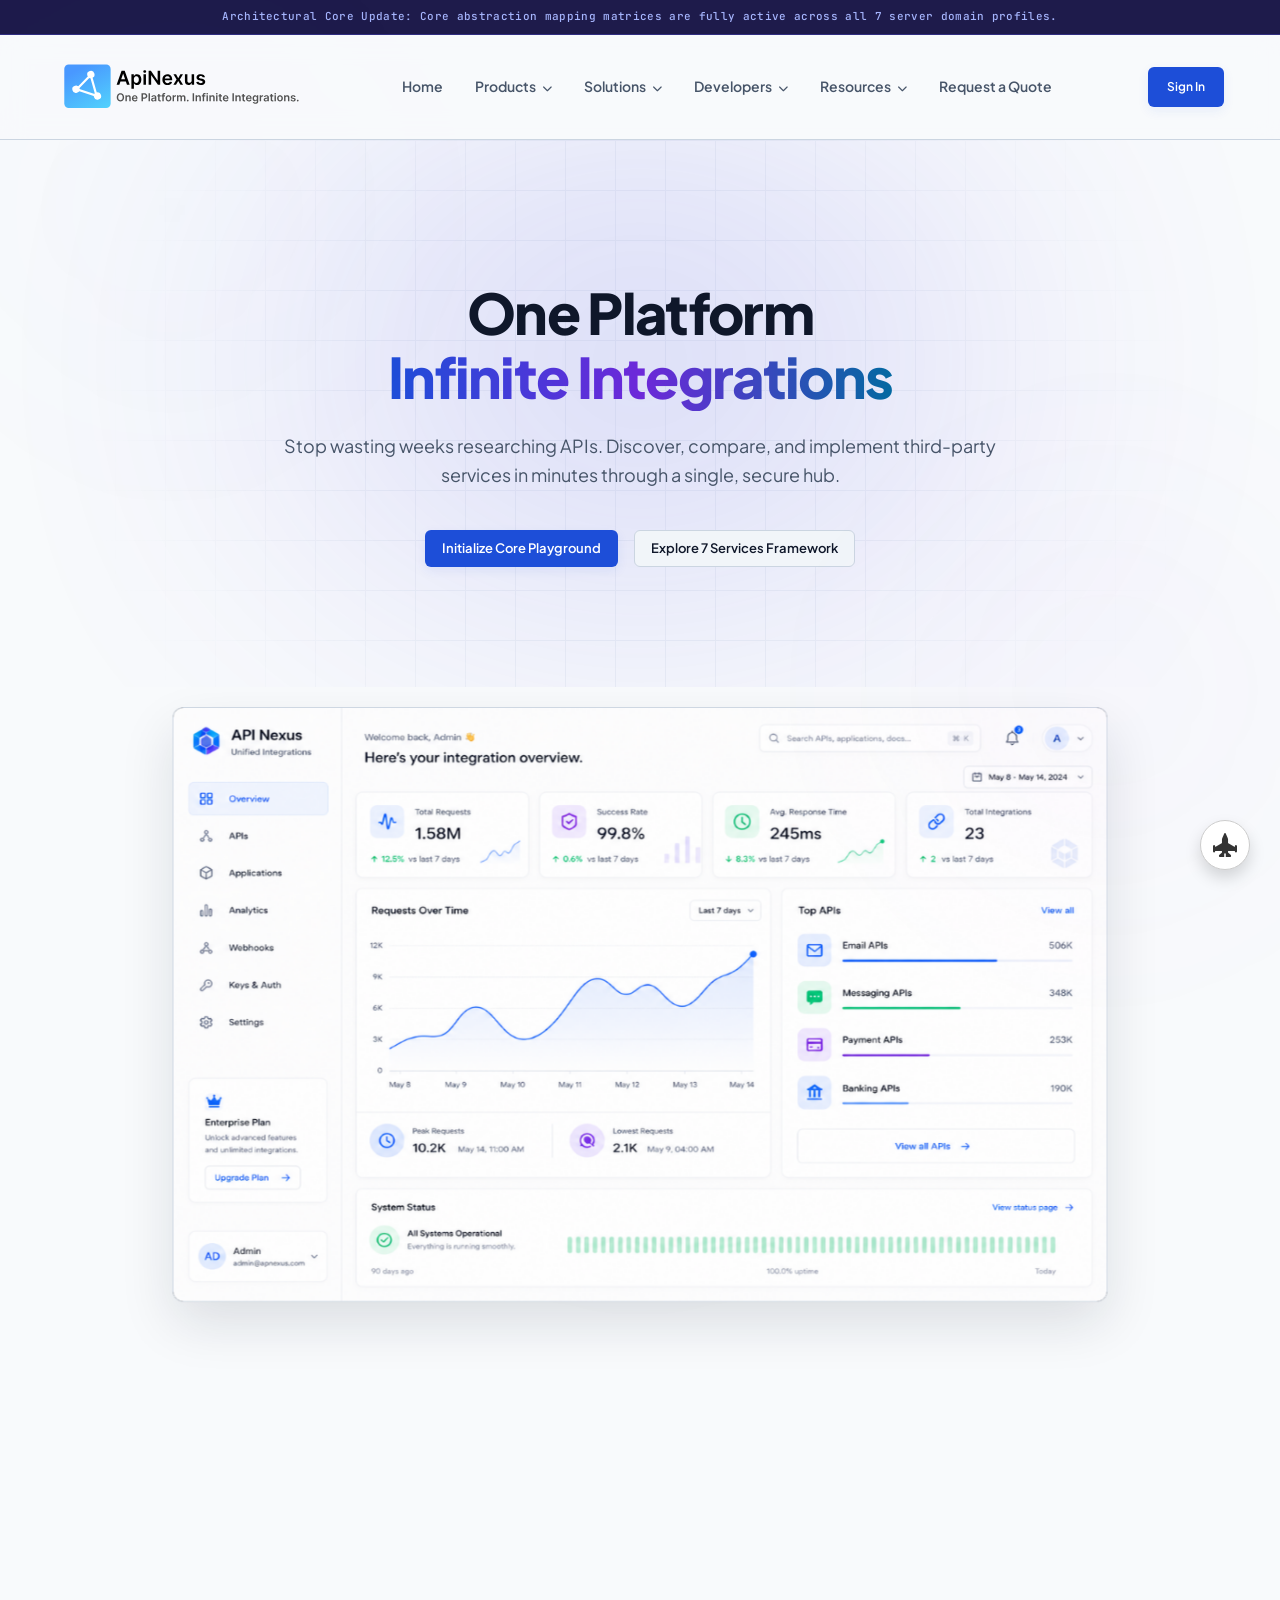
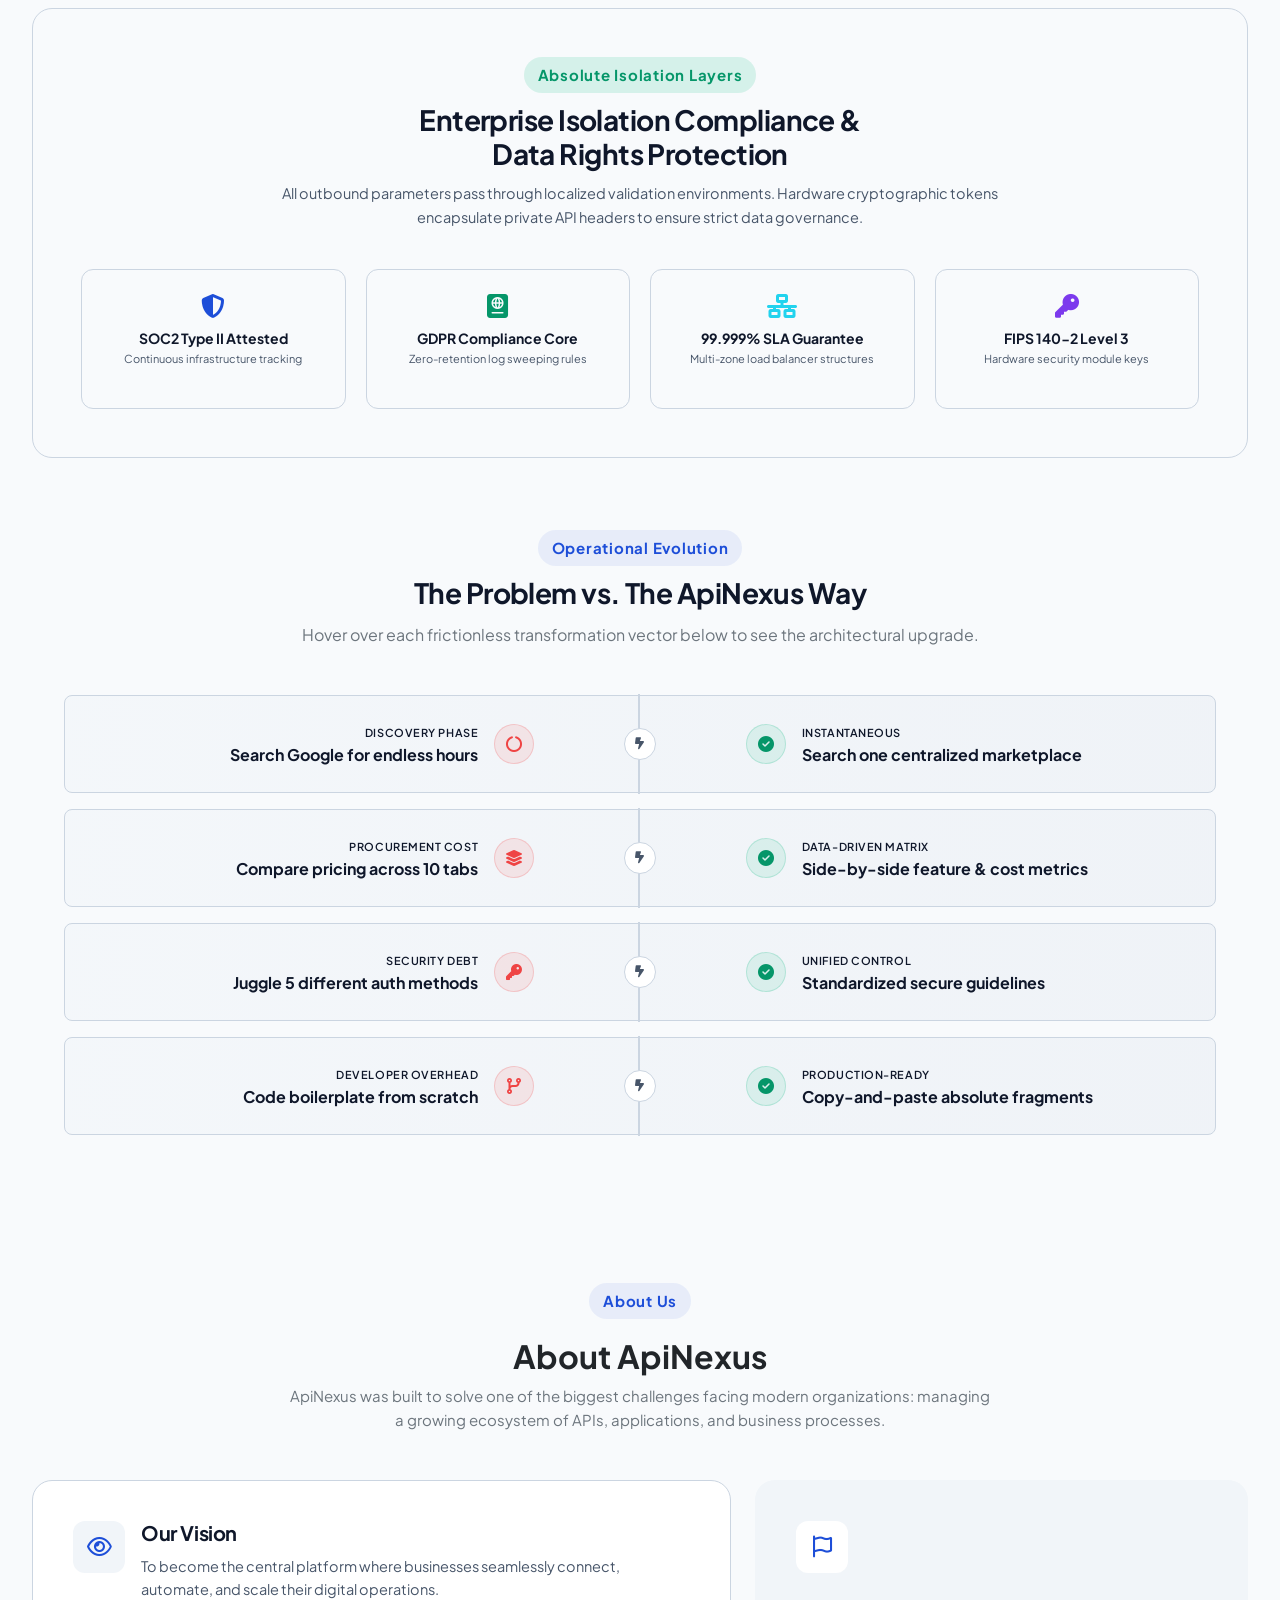
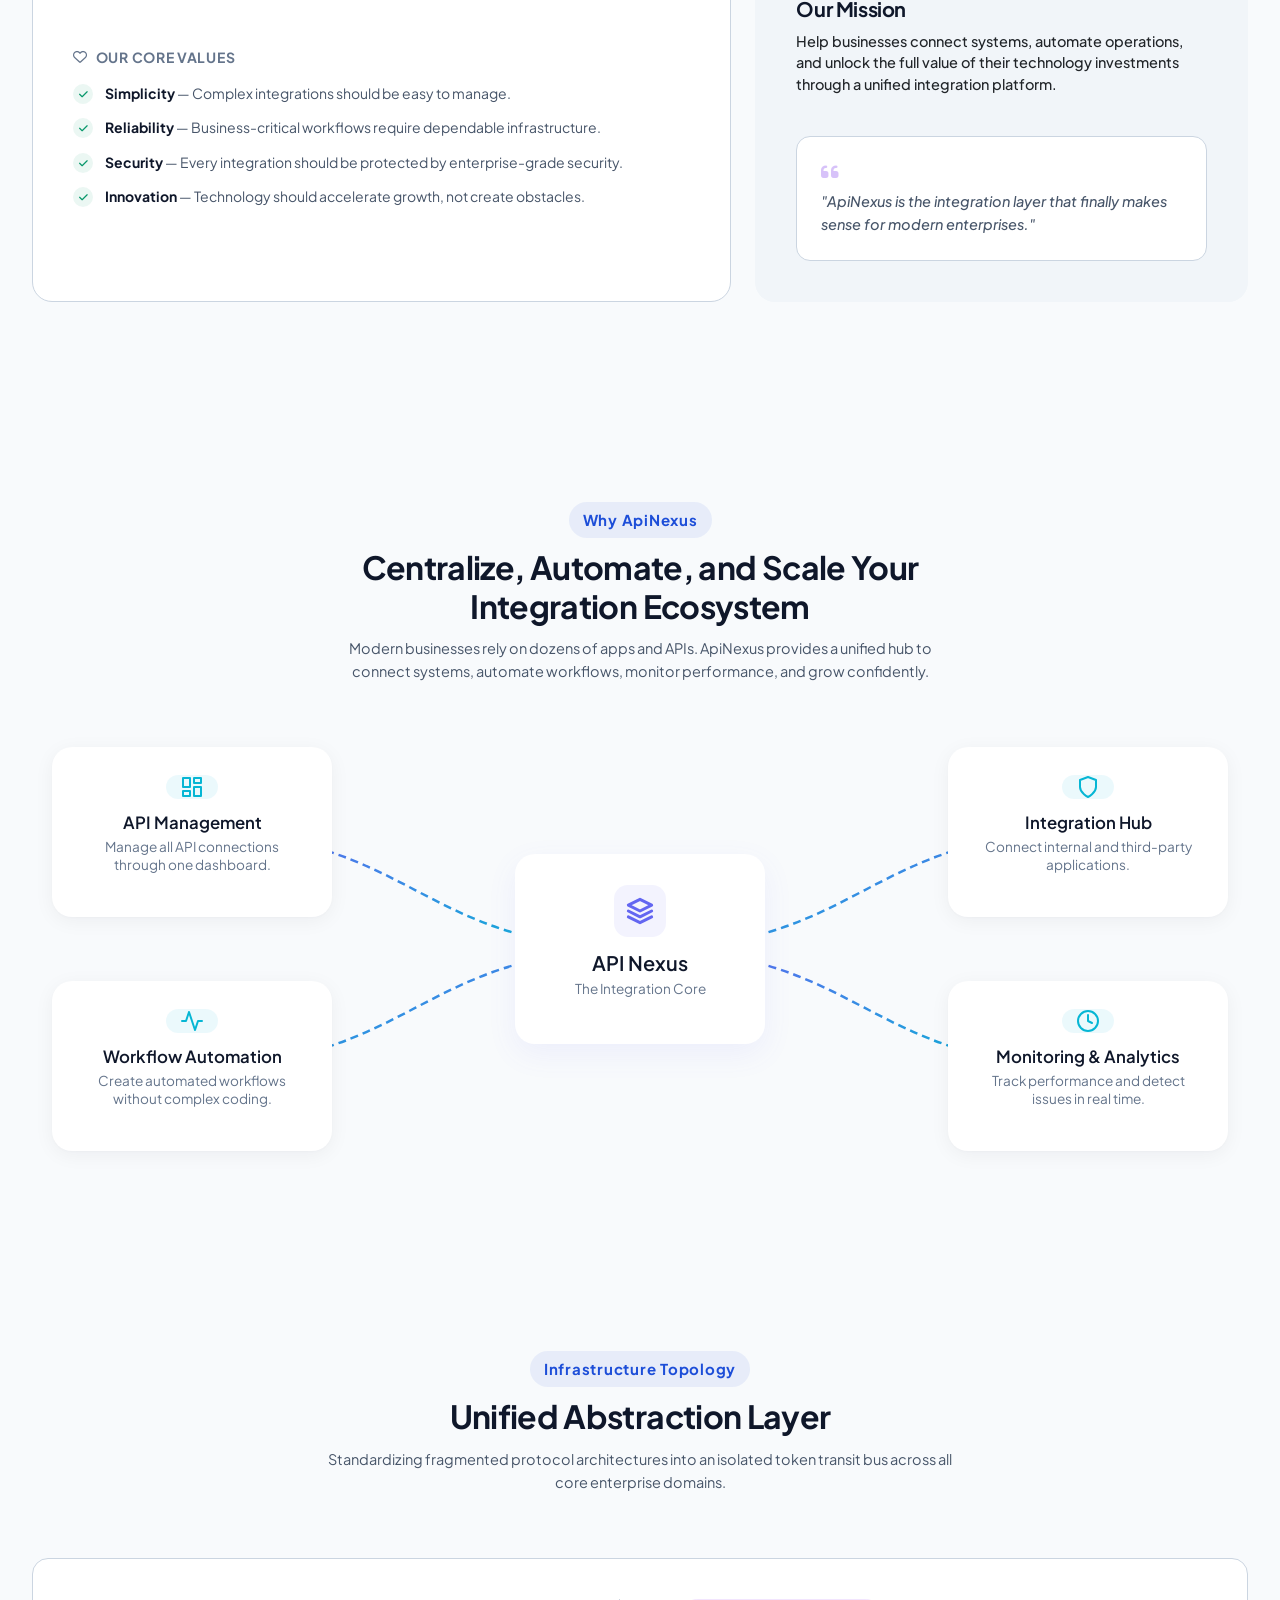
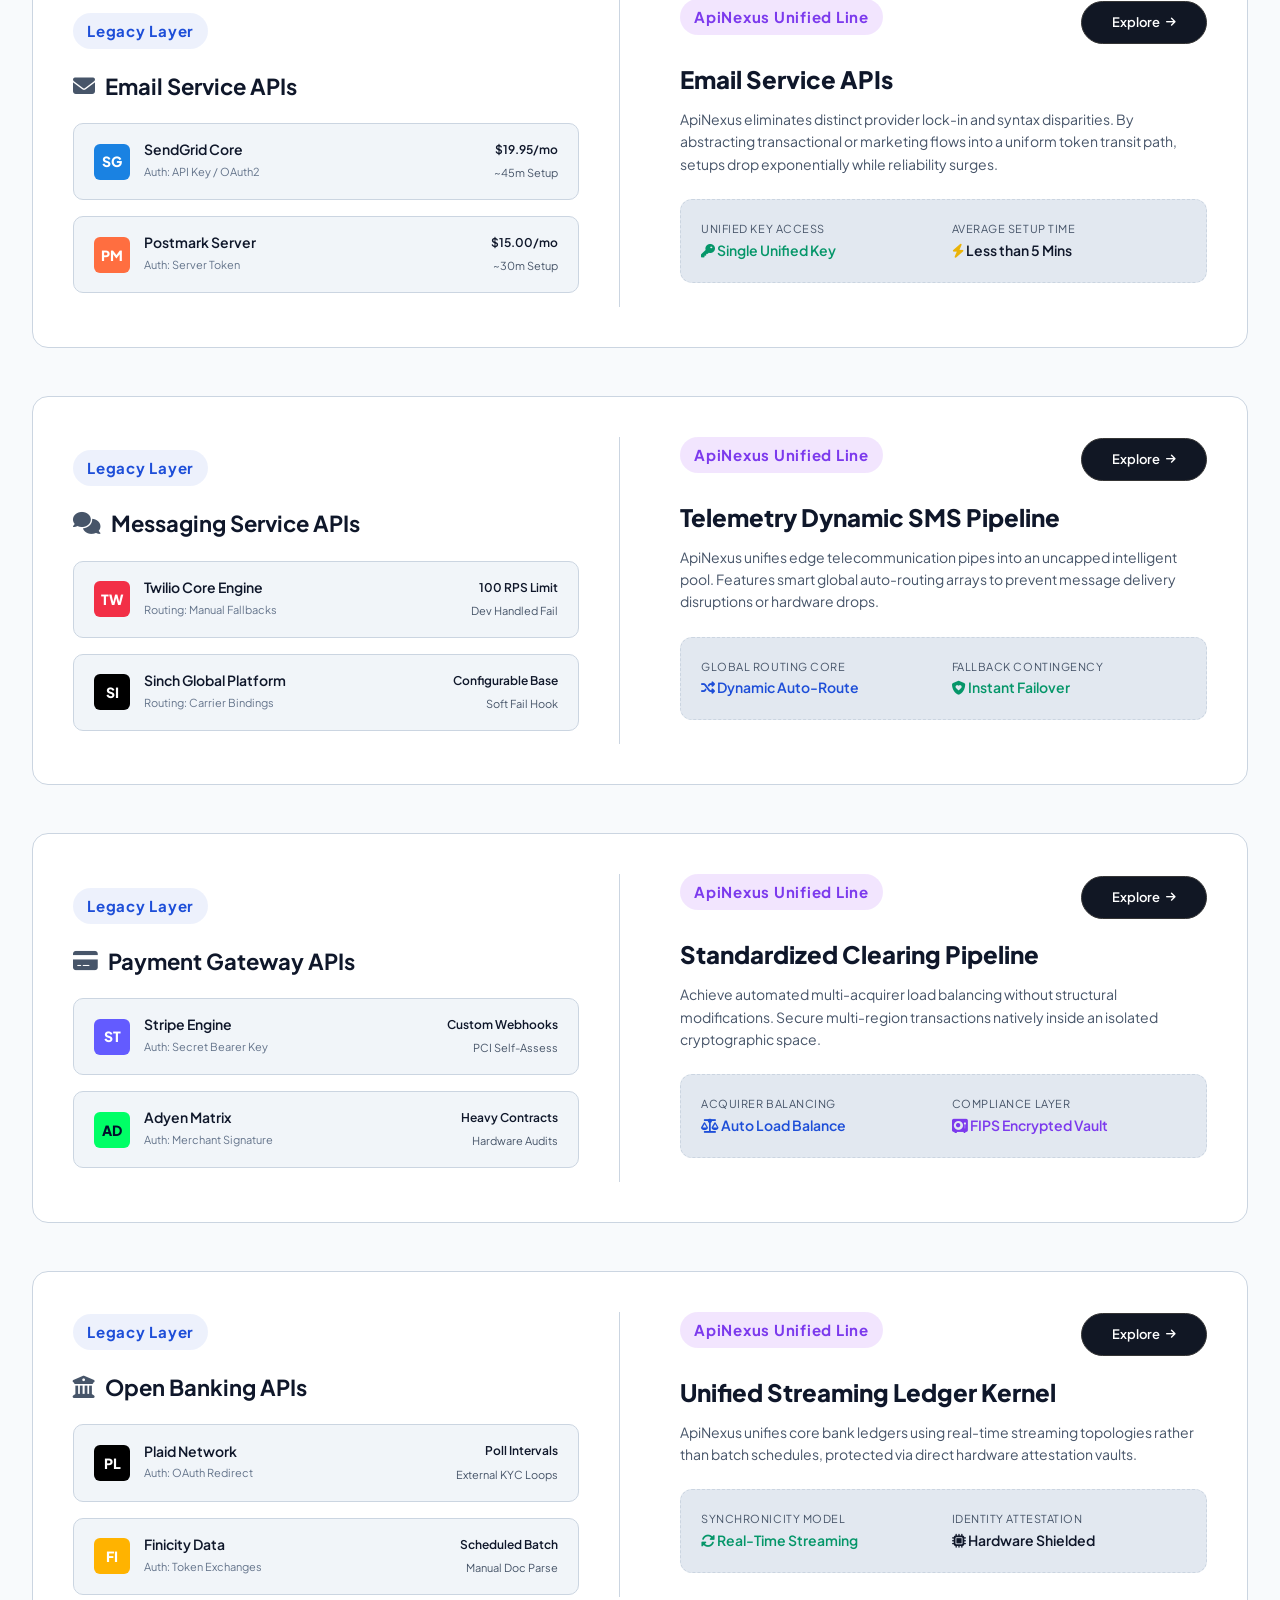
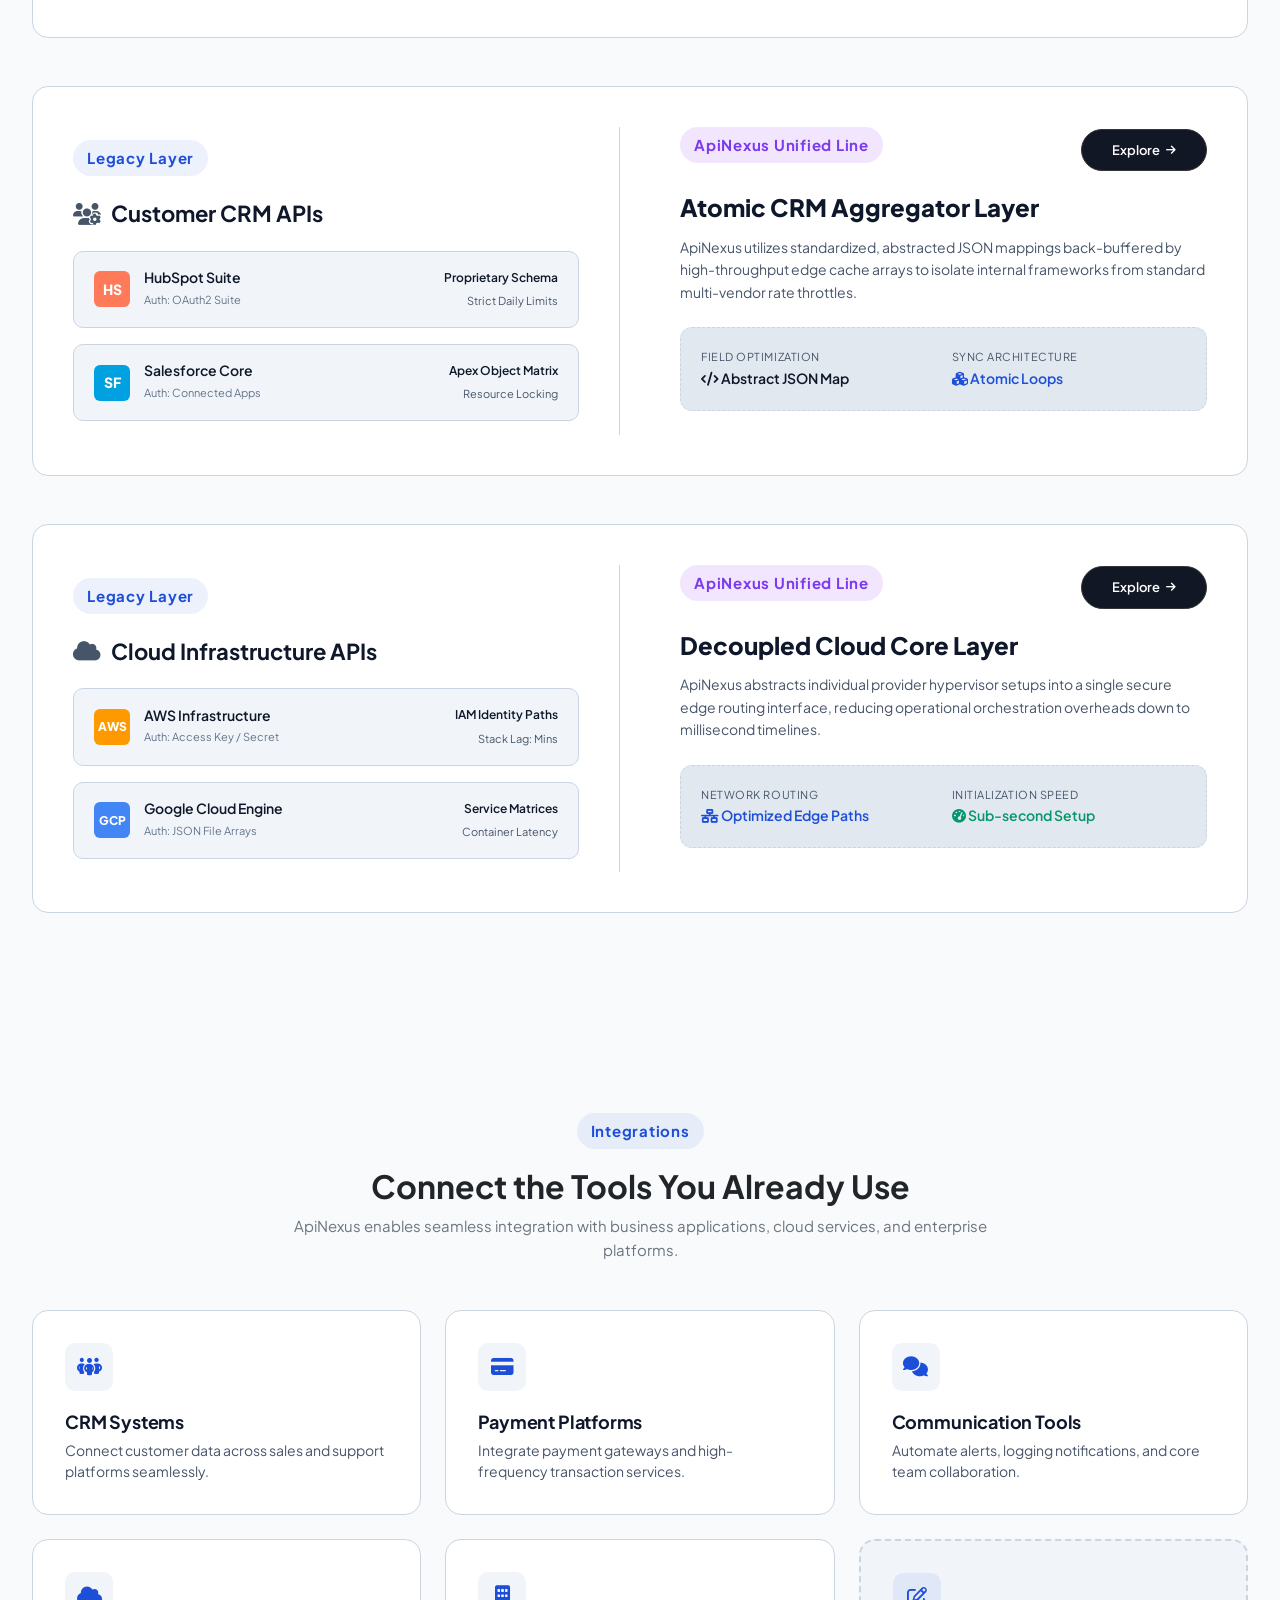
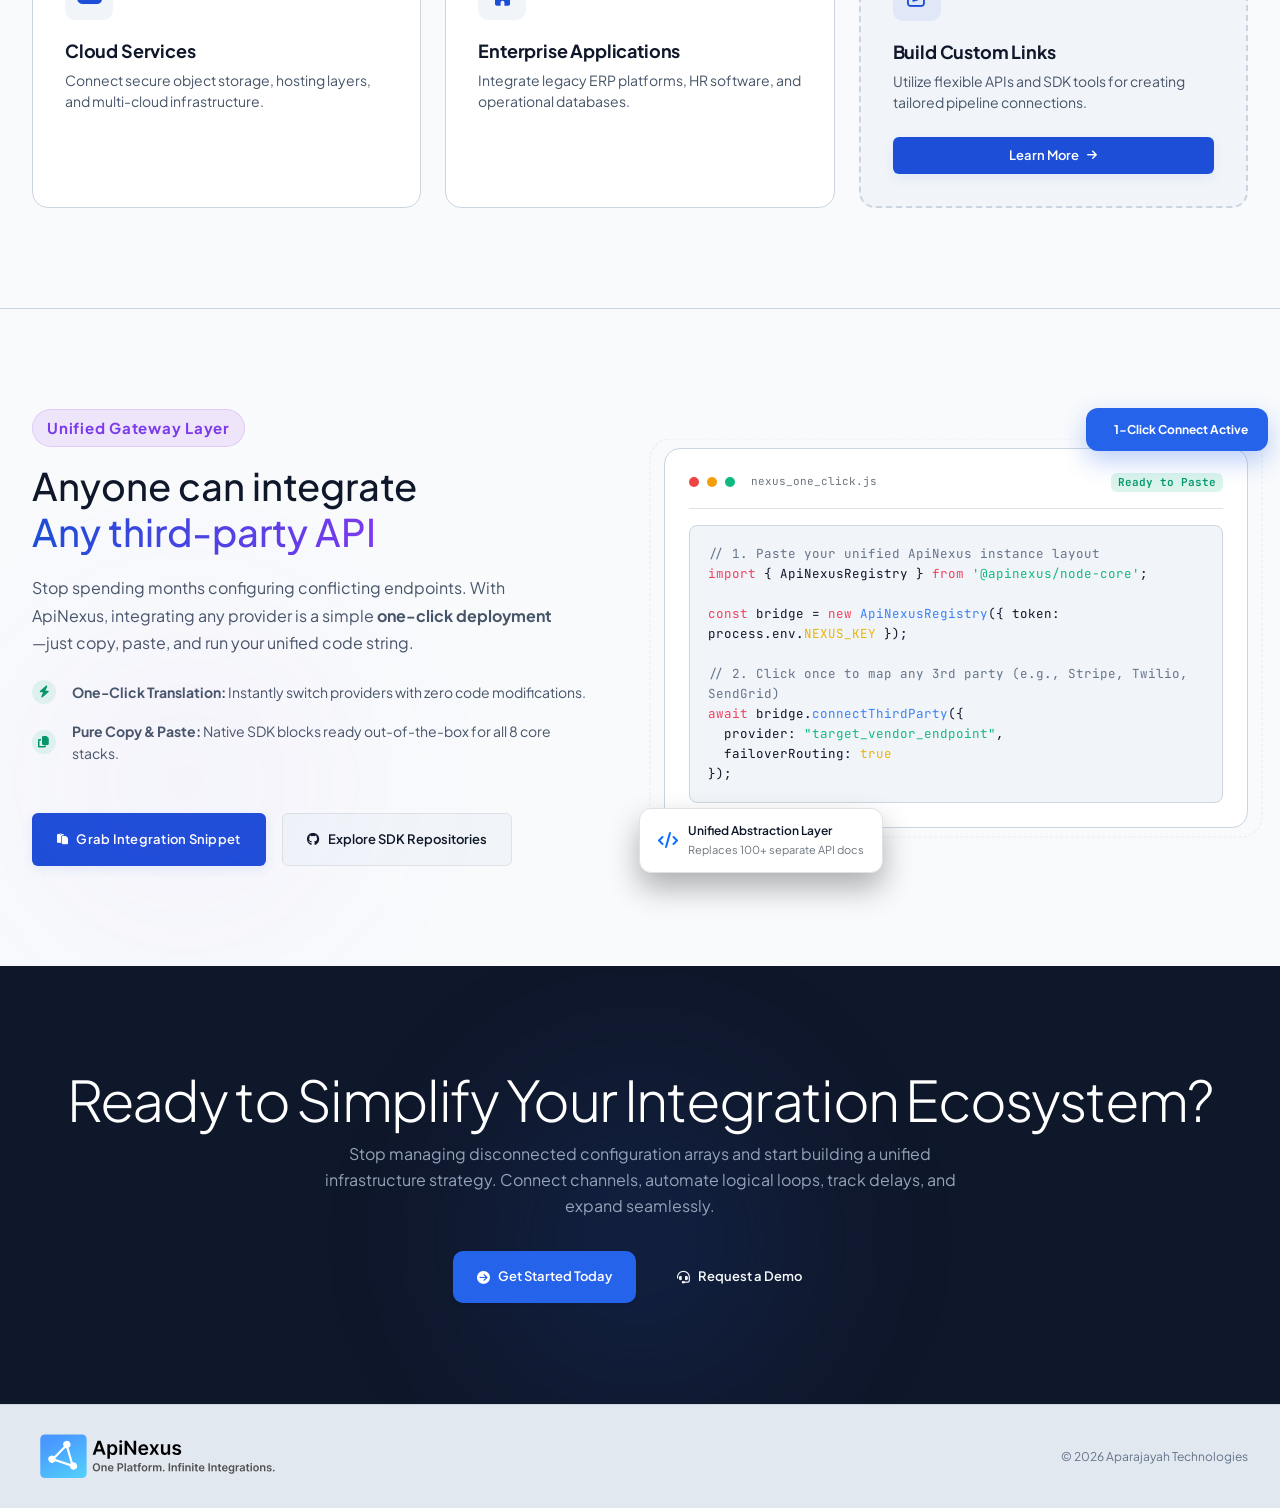
<file: index.html>
<!DOCTYPE html>
<html lang="en" data-theme="light">

<head>
    <meta charset="UTF-8">
    <meta name="viewport" content="width=device-width, initial-scale=1.0">
    <link rel="shortcut icon" href="images/fav.png" type="image/x-icon">
    <title>ApiNexus — Custom Enterprise Integration Orchestrator</title>
    <link href="https://cdn.jsdelivr.net/npm/bootstrap@5.3.2/dist/css/bootstrap.min.css" rel="stylesheet">
    <link rel="stylesheet" href="https://cdnjs.cloudflare.com/ajax/libs/font-awesome/6.4.0/css/all.min.css">
    <link rel="preconnect" href="https://fonts.googleapis.com">
    <link rel="preconnect" href="https://fonts.gstatic.com" crossorigin>
    <link
        href="https://fonts.googleapis.com/css2?family=Plus+Jakarta+Sans:wght@400;500;600;700&family=JetBrains+Mono:wght@400;500;600&display=swap"
        rel="stylesheet">
    <link rel="stylesheet" href="assets/style.css">
</head>

<body>
    <div class="broadcast-ribbon">
        Architectural Core Update: Core abstraction mapping matrices are fully active across all 7 server domain
        profiles.
    </div>
    <header class="site-header">
        <div class="container">
            <div class="header-wrapper">

                <div class="logo-block">
                    <img src="images/logo-dark.svg" alt="logo" class="logo-main logo-dark-variant">
                    <img src="images/logo.svg" alt="logo" class="logo-main logo-light-variant">
                </div>

                <nav class="mega-nav">
                    <!-- Products --> <a href="index.html" class="mega-nav-item" style="text-decoration:none;">Home</a>
                    <div class="mega-nav-item" data-menu="products">
                        Products <i class="fa-solid fa-chevron-down ms-1" style="font-size:10px;"></i>
                        <div class="mega-dropdown">
                            <div>
                                <h4>Platform</h4>
                                <a href="API-Management.html">API Management</a>
                                <a href="integration-hub.html">Integration Hub</a>
                                <a href="Authentication.html">Authentication</a>
                                <a href="#">API Gateway</a>
                            </div>
                            <div>
                                <h4>Automation</h4>
                                <a href="#">Workflow Builder</a>
                                <a href="#">Event Triggers</a>
                                <a href="#">Scheduled Workflows</a>
                                <a href="#">Business Automation</a>
                            </div>
                            <div>
                                <h4>Operations</h4>
                                <a href="#">Monitoring &amp; Analytics</a>
                                <a href="#">Alerts &amp; Notifications</a>
                                <a href="#">Activity Logs</a>
                                <a href="#">Performance Insights</a>
                            </div>
                            <div class="mega-featured">
                                <span><strong>ApiNexus Platform</strong> — One Platform. Infinite
                                    Integrations.</span>
                                <a href="#">Explore Platform →</a></div>
                        </div>
                    </div>
                    <!-- Solutions -->
                    <div class="mega-nav-item" data-menu="solutions">
                        Solutions <i class="fa-solid fa-chevron-down ms-1" style="font-size:10px;"></i>
                        <div class="mega-dropdown" style="min-width:600px;">
                            <div>
                                <h4>By Team</h4>
                                <a href="#">Developers</a>
                                <a href="#">Operations Teams</a>
                                <a href="#">IT Administrators</a>
                                <a href="#">Product Teams</a>
                            </div>
                            <div>
                                <h4>By Business</h4>
                                <a href="#">Startups</a>
                                <a href="#">SMBs</a>
                                <a href="#">Enterprises</a>
                                <a href="#">SaaS Companies</a>
                            </div>
                            <div>
                                <h4>Use Cases</h4>
                                <a href="#">API Ecosystem</a>
                                <a href="#">Workflow Automation</a>
                                <a href="#">Data Sync</a>
                                <a href="#">Enterprise Integrations</a>
                            </div>
                            <div class="mega-featured">
                                <span><strong> Customer Success</strong> See how businesses streamline
                                    operations.</span>
                                <a href="#">View Case Studies →</a>
                            </div>
                        </div>
                    </div>
                    <!-- Developers -->
                    <div class="mega-nav-item" data-menu="developers">
                        Developers <i class="fa-solid fa-chevron-down ms-1" style="font-size:10px;"></i>
                        <div class="mega-dropdown" style="min-width:550px;">
                            <div>
                                <h4>Documentation</h4>
                                <a href="#">Getting Started</a>
                                <a href="#">API Reference</a>
                                <a href="#">Authentication Guide</a>
                                <a href="#">Tutorials</a>
                            </div>
                            <div>
                                <h4>Tools</h4>
                                <a href="#">API Explorer</a>
                                <a href="#">Sandbox</a>
                                <a href="#">SDK Downloads</a>
                                <a href="#">Webhooks</a>
                            </div>
                            <div class="mega-featured">
                                <span><strong> Developer Hub</strong> Comprehensive docs &amp; resources.</span>
                                <a href="#">Open Documentation →</a>
                            </div>
                        </div>
                    </div>
                    <!-- Resources -->
                    <div class="mega-nav-item" data-menu="resources">
                        Resources <i class="fa-solid fa-chevron-down ms-1" style="font-size:10px;"></i>
                        <div class="mega-dropdown" style="min-width:500px;">
                            <div>
                                <h4>Learning</h4>
                                <a href="#">Blog</a>
                                <a href="#">Guides</a>
                                <a href="#">Webinars</a>
                                <a href="#">Whitepapers</a>
                            </div>
                            <div>
                                <h4>Company</h4>
                                <a href="#">About Us</a>
                                <a href="#">Contact</a>
                                <a href="#">Careers</a>
                                <a href="#">Partners</a>
                            </div>
                            <div class="mega-featured">
                                <span><strong> Latest Updates</strong> New features &amp; improvements.</span>
                                <a href="#">View Changelog →</a>
                            </div>
                        </div>
                    </div>
                    <a href="quote.html" class="mega-nav-item" style="text-decoration:none;">Request a Quote</a>
                </nav>



                <div class="header-actions-deck">
                    <a href="login.html" class="btn btn-primary" style="padding: 10px 18px; font-size: 12px;">Sign
                        In</a>
                </div>
            </div>
        </div>
    </header>

    <section class="hero-section">
        <div class="hero-animated-grid"></div>
        <div class="hero-glow-backplate"></div>
        <div class="container">
            <h1>One Platform<br><span>Infinite Integrations</span></h1>
            <p>Stop wasting weeks researching APIs. Discover, compare, and implement third-party services in minutes
                through a single, secure hub.</p>
            <div class="hero-cta-group">
                <a href="#lab" class="btn btn-primary">Initialize Core Playground</a>
                <a href="#services" class="btn btn-secondary">Explore 7 Services Framework</a>
            </div>
        </div>
    </section>


    <section class="showcase-section">
        <div class="container">
            <div class="showcase-perspective-container">
                <div class="showcase-window-wrapper" id="parallaxDashboard">
                    <img src="images/dashboard.png" alt="ApiNexus Dashboard Telemetry Overview (Dark Mode)"
                        class="showcase-image-element theme-variant-dark">

                    <img src="images/dashboard-white.png" alt="ApiNexus Dashboard Telemetry Overview (Light Mode)"
                        class="showcase-image-element theme-variant-light">
                </div>
            </div>
        </div>
    </section>

    <section id="sovereignty" class="container mb-4">
        <div class="compliance-backplate-box">
            <div class="text-center" style="max-width: 720px; margin: 0 auto;">
                <span class="badge-pill-micro"
                    style="color: var(--accent-success); background-color: rgba(16,185,129,0.15)">Absolute Isolation
                    Layers</span>
                <h3 style="font-size: 28px; font-weight: 700; margin-bottom: 12px; letter-spacing: -0.02em;">Enterprise
                    Isolation Compliance & <br> Data Rights Protection</h3>
                <p style="color: var(--text-secondary); font-size: 14.5px;">All outbound parameters pass through
                    localized validation environments. Hardware cryptographic tokens encapsulate private API headers to
                    ensure strict data governance.</p>
            </div>

            <div class="badges-isometric-grid">
                <div class="badge-trust-card">
                    <i class="fa-solid fa-shield-halved"></i>
                    <h4>SOC2 Type II Attested</h4>
                    <p>Continuous infrastructure tracking</p>
                </div>
                <div class="badge-trust-card">
                    <i class="fa-solid fa-passport" style="color: var(--accent-success);"></i>
                    <h4>GDPR Compliance Core</h4>
                    <p>Zero-retention log sweeping rules</p>
                </div>
                <div class="badge-trust-card">
                    <i class="fa-solid fa-network-wired" style="color: #22d3ee;"></i>
                    <h4>99.999% SLA Guarantee</h4>
                    <p>Multi-zone load balancer structures</p>
                </div>
                <div class="badge-trust-card">
                    <i class="fa-solid fa-key" style="color: var(--accent-purple);"></i>
                    <h4>FIPS 140-2 Level 3</h4>
                    <p>Hardware security module keys</p>
                </div>
            </div>
        </div>
    </section>

    <section class="container">
        <div class="api-one-glow-left"></div>
        <div class="api-one-glow-right"></div>

        <div class="container py-5 position-relative" style="z-index: 5;">
            <div class="api-one-header text-center mb-5">
                <span class="badge-pill-micro">
                    Operational Evolution
                </span>
                <h3 style="font-size: 28px; font-weight: 700; margin-bottom: 12px; letter-spacing: -0.02em;">The Problem
                    vs. The ApiNexus Way</h3>
                <p class="text-secondary mt-2 fs-6">Hover over each frictionless transformation vector below to see the
                    architectural upgrade.</p>
            </div>

            <div class="api-one-stack">

                <div class="api-one-card">
                    <div class="row align-items-center g-3 g-lg-4">
                        <div
                            class="col-12 col-md-5 d-flex align-items-center justify-content-start justify-content-md-end gap-3 text-start text-md-end row-reverse-md">
                            <div class="api-one-meta">
                                <span class="api-one-tag context">Discovery Phase</span>
                                <h4 class="h6 fw-bold mb-0 mt-1">Search Google for endless hours</h4>
                            </div>
                            <div class="api-one-marker friction">
                                <i class="fa-solid fa-circle-notch fa-spin"></i>
                            </div>
                        </div>
                        <div
                            class="col-md-2 d-none d-md-flex justify-content-center align-items-center position-relative h-100 py-2">
                            <div class="api-one-vector-line"></div>
                            <div class="api-one-node">
                                <i class="fa-solid fa-bolt-lightning"></i>
                            </div>
                        </div>
                        <div class="col-12 col-md-5 d-flex align-items-center justify-content-start gap-3 text-start">
                            <div class="api-one-marker solution">
                                <i class="fa-solid fa-circle-check"></i>
                            </div>
                            <div class="api-one-meta">
                                <span class="api-one-tag nexus">Instantaneous</span>
                                <h4 class="h6 fw-bold mb-0 mt-1">Search one centralized marketplace</h4>
                            </div>
                        </div>
                    </div>
                </div>

                <div class="api-one-card">
                    <div class="row align-items-center g-3 g-lg-4">
                        <div
                            class="col-12 col-md-5 d-flex align-items-center justify-content-start justify-content-md-end gap-3 text-start text-md-end row-reverse-md">
                            <div class="api-one-meta">
                                <span class="api-one-tag context">Procurement Cost</span>
                                <h4 class="h6 fw-bold mb-0 mt-1">Compare pricing across 10 tabs</h4>
                            </div>
                            <div class="api-one-marker friction">
                                <i class="fa-solid fa-layer-group"></i>
                            </div>
                        </div>
                        <div
                            class="col-md-2 d-none d-md-flex justify-content-center align-items-center position-relative h-100 py-2">
                            <div class="api-one-vector-line"></div>
                            <div class="api-one-node">
                                <i class="fa-solid fa-bolt-lightning"></i>
                            </div>
                        </div>
                        <div class="col-12 col-md-5 d-flex align-items-center justify-content-start gap-3 text-start">
                            <div class="api-one-marker solution">
                                <i class="fa-solid fa-circle-check"></i>
                            </div>
                            <div class="api-one-meta">
                                <span class="api-one-tag nexus">Data-Driven Matrix</span>
                                <h4 class="h6 fw-bold mb-0 mt-1">Side-by-side feature & cost metrics</h4>
                            </div>
                        </div>
                    </div>
                </div>

                <div class="api-one-card">
                    <div class="row align-items-center g-3 g-lg-4">
                        <div
                            class="col-12 col-md-5 d-flex align-items-center justify-content-start justify-content-md-end gap-3 text-start text-md-end row-reverse-md">
                            <div class="api-one-meta">
                                <span class="api-one-tag context">Security Debt</span>
                                <h4 class="h6 fw-bold mb-0 mt-1">Juggle 5 different auth methods</h4>
                            </div>
                            <div class="api-one-marker friction">
                                <i class="fa-solid fa-key"></i>
                            </div>
                        </div>
                        <div
                            class="col-md-2 d-none d-md-flex justify-content-center align-items-center position-relative h-100 py-2">
                            <div class="api-one-vector-line"></div>
                            <div class="api-one-node">
                                <i class="fa-solid fa-bolt-lightning"></i>
                            </div>
                        </div>
                        <div class="col-12 col-md-5 d-flex align-items-center justify-content-start gap-3 text-start">
                            <div class="api-one-marker solution">
                                <i class="fa-solid fa-circle-check"></i>
                            </div>
                            <div class="api-one-meta">
                                <span class="api-one-tag nexus">Unified Control</span>
                                <h4 class="h6 fw-bold mb-0 mt-1">Standardized secure guidelines</h4>
                            </div>
                        </div>
                    </div>
                </div>

                <div class="api-one-card">
                    <div class="row align-items-center g-3 g-lg-4">
                        <div
                            class="col-12 col-md-5 d-flex align-items-center justify-content-start justify-content-md-end gap-3 text-start text-md-end row-reverse-md">
                            <div class="api-one-meta">
                                <span class="api-one-tag context">Developer Overhead</span>
                                <h4 class="h6 fw-bold mb-0 mt-1">Code boilerplate from scratch</h4>
                            </div>
                            <div class="api-one-marker friction">
                                <i class="fa-solid fa-code-branch"></i>
                            </div>
                        </div>
                        <div
                            class="col-md-2 d-none d-md-flex justify-content-center align-items-center position-relative h-100 py-2">
                            <div class="api-one-vector-line"></div>
                            <div class="api-one-node">
                                <i class="fa-solid fa-bolt-lightning"></i>
                            </div>
                        </div>
                        <div class="col-12 col-md-5 d-flex align-items-center justify-content-start gap-3 text-start">
                            <div class="api-one-marker solution">
                                <i class="fa-solid fa-circle-check"></i>
                            </div>
                            <div class="api-one-meta">
                                <span class="api-one-tag nexus">Production-Ready</span>
                                <h4 class="h6 fw-bold mb-0 mt-1">Copy-and-paste absolute fragments</h4>
                            </div>
                        </div>
                    </div>
                </div>

            </div>
        </div>
    </section>


    <section class="section-spacer" id="about">
        <div class="container">

            <div class="text-center mb-5">
                <span class="badge-pill-micro">About Us</span>
                <h2 class="fw-bold text-dark mt-2">About ApiNexus</h2>
                <p class="text-secondary max-width-700 mx-auto mt-2">ApiNexus was built to solve one of the biggest
                    challenges facing modern organizations: managing a growing ecosystem of APIs, applications, and
                    business processes.</p>
            </div>

            <div class="row g-4 align-items-stretch">

                <div class="col-12 col-lg-7">
                    <div class="about-vector-card main-vision-pane">
                        <div class="d-flex align-items-start gap-3 mb-4">
                            <div class="about-icon-frame">
                                <i class="fa-regular fa-eye"></i>
                            </div>
                            <div>
                                <h3>Our Vision</h3>
                                <p class="mb-0">To become the central platform where businesses seamlessly connect,
                                    automate, and scale their digital operations.</p>
                            </div>
                        </div>

                        <h4 class="value-title-tag"><i class="fa-regular fa-heart me-2"></i> Our Core Values</h4>
                        <div class="value-matrix-list">
                            <div class="value-matrix-item">
                                <div class="value-check-icon"><i class="fa-solid fa-check"></i></div>
                                <div><strong>Simplicity</strong> — Complex integrations should be easy to manage.</div>
                            </div>
                            <div class="value-matrix-item">
                                <div class="value-check-icon"><i class="fa-solid fa-check"></i></div>
                                <div><strong>Reliability</strong> — Business-critical workflows require dependable
                                    infrastructure.</div>
                            </div>
                            <div class="value-matrix-item">
                                <div class="value-check-icon"><i class="fa-solid fa-check"></i></div>
                                <div><strong>Security</strong> — Every integration should be protected by
                                    enterprise-grade security.</div>
                            </div>
                            <div class="value-matrix-item">
                                <div class="value-check-icon"><i class="fa-solid fa-check"></i></div>
                                <div><strong>Innovation</strong> — Technology should accelerate growth, not create
                                    obstacles.</div>
                            </div>
                        </div>
                    </div>
                </div>

                <div class="col-12 col-lg-5">
                    <div class="about-vector-card mission-highlight-pane">
                        <div class="mb-4">
                            <div class="about-icon-frame mission-icon">
                                <i class="fa-regular fa-flag"></i>
                            </div>
                            <h3>Our Mission</h3>
                            <p class="fs-16 text-dark fw-medium lh-base">Help businesses connect systems, automate
                                operations, and unlock the full value of their technology investments through a unified
                                integration platform.</p>
                        </div>

                        <div class="about-quote-box">
                            <div class="quote-accent-mark">
                                <i class="fa-solid fa-quote-left"></i>
                            </div>
                            <p class="quote-text-string">"ApiNexus is the integration layer that finally makes sense for
                                modern enterprises."</p>
                        </div>
                    </div>
                </div>

            </div>
        </div>
    </section>

    <!-- Cross-Vertical Abstraction Matrix Area -->
    <section class="section-spacer vertical-matrix-section">
        <div class="container">
            <div class="section-header-block text-center">
                <span class="badge-pill-micro">
                    Why ApiNexus
                </span>
                <h2>Centralize, Automate, and Scale Your Integration Ecosystem</h2>
                <p>Modern businesses rely on dozens of apps and APIs. ApiNexus provides a unified hub to connect
                    systems, automate workflows, monitor performance, and grow confidently.</p>
            </div>
            <div class="nexus-container" id="nexusContainer">
                <svg class="svg-lines" id="svgLines">
                    <defs>
                        <linearGradient id="line-gradient" x1="0%" y1="0%" x2="100%" y2="100%">
                            <stop offset="0%" stop-color="#6366f1" />
                            <stop offset="100%" stop-color="#06b6d4" />
                        </linearGradient>
                    </defs>
                    <path id="path1" class="connection-line" d="" />
                    <path id="path2" class="connection-line" d="" />
                    <path id="path3" class="connection-line" d="" />
                    <path id="path4" class="connection-line" d="" />
                </svg>

                <div class="node center-hub" id="hub">
                    <div class="icon-wrapper">
                        <svg width="28" height="28" viewBox="0 0 24 24" fill="none" stroke="currentColor"
                            stroke-width="2.5" stroke-linecap="round" stroke-linejoin="round">
                            <polygon points="12 2 2 7 12 12 22 7 12 2"></polygon>
                            <polyline points="2 17 12 22 22 17"></polyline>
                            <polyline points="2 12 12 17 22 12"></polyline>
                        </svg>
                    </div>
                    <h2>API Nexus</h2>
                    <p>The Integration Core</p>
                </div>

                <div class="node top-left" id="node1">
                    <div class="icon-wrapper">
                        <svg width="24" height="24" viewBox="0 0 24 24" fill="none" stroke="currentColor"
                            stroke-width="2" stroke-linecap="round" stroke-linejoin="round">
                            <rect x="3" y="3" width="7" height="9"></rect>
                            <rect x="14" y="3" width="7" height="5"></rect>
                            <rect x="14" y="12" width="7" height="9"></rect>
                            <rect x="3" y="16" width="7" height="5"></rect>
                        </svg>
                    </div>
                    <h3>API Management</h3>
                    <p>Manage all API connections through one dashboard.</p>
                </div>

                <div class="node bottom-left" id="node2">
                    <div class="icon-wrapper">
                        <svg width="24" height="24" viewBox="0 0 24 24" fill="none" stroke="currentColor"
                            stroke-width="2" stroke-linecap="round" stroke-linejoin="round">
                            <polyline points="22 12 18 12 15 21 9 3 6 12 2 12"></polyline>
                        </svg>
                    </div>
                    <h3>Workflow Automation</h3>
                    <p>Create automated workflows without complex coding.</p>
                </div>

                <div class="node top-right" id="node3">
                    <div class="icon-wrapper">
                        <svg width="24" height="24" viewBox="0 0 24 24" fill="none" stroke="currentColor"
                            stroke-width="2" stroke-linecap="round" stroke-linejoin="round">
                            <path d="M12 22s8-4 8-10V5l-8-3-8 3v7c0 6 8 10 8 10z"></path>
                        </svg>
                    </div>
                    <h3>Integration Hub</h3>
                    <p>Connect internal and third-party applications.</p>
                </div>

                <div class="node bottom-right" id="node4">
                    <div class="icon-wrapper">
                        <svg width="24" height="24" viewBox="0 0 24 24" fill="none" stroke="currentColor"
                            stroke-width="2" stroke-linecap="round" stroke-linejoin="round">
                            <circle cx="12" cy="12" r="10"></circle>
                            <polyline points="12 6 12 12 16 14"></polyline>
                        </svg>
                    </div>
                    <h3>Monitoring & Analytics</h3>
                    <p>Track performance and detect issues in real time.</p>
                </div>
            </div>

        </div>
    </section>





    <!-- Cross-Vertical Abstraction Matrix Area -->
    <section class="section-spacer vertical-matrix-section" id="services">
        <div class="container">
            <div class="section-header-block text-center">
                <span class="badge-pill-micro">Infrastructure Topology</span>
                <h2>Unified Abstraction Layer</h2>
                <p>Standardizing fragmented protocol architectures into an isolated token transit bus across all core
                    enterprise domains.</p>
            </div>

            <div class="matrix-grid-container">

                <!-- 1. Email Vertical Row -->
                <div class="matrix-row-card">
                    <!-- Left Column: Legacy Layer -->
                    <div class="matrix-col-legacy">
                        <span class="badge-pill-micro legacy-badge">Legacy Layer</span>
                        <h3 class="matrix-column-title">
                            <i class="fa-solid fa-envelope"></i>Email Service APIs
                        </h3>

                        <div class="legacy-stack">
                            <!-- SendGrid -->
                            <div class="legacy-provider-card">
                                <div class="provider-info-group">
                                    <div class="provider-logo-avatar bg-sendgrid">SG</div>
                                    <div>
                                        <h4>SendGrid Core</h4>
                                        <span class="meta-subtext">Auth: API Key / OAuth2</span>
                                    </div>
                                </div>
                                <div class="provider-metrics">
                                    <span class="metric-primary">$19.95/mo</span>
                                    <span class="metric-secondary">~45m Setup</span>
                                </div>
                            </div>

                            <!-- Postmark -->
                            <div class="legacy-provider-card">
                                <div class="provider-info-group">
                                    <div class="provider-logo-avatar bg-postmark">PM</div>
                                    <div>
                                        <h4>Postmark Server</h4>
                                        <span class="meta-subtext">Auth: Server Token</span>
                                    </div>
                                </div>
                                <div class="provider-metrics">
                                    <span class="metric-primary">$15.00/mo</span>
                                    <span class="metric-secondary">~30m Setup</span>
                                </div>
                            </div>
                        </div>
                    </div>

                    <!-- Right Column: ApiNexus Unified Engine -->
                    <div class="matrix-col-unified">
                        <!-- Inline Header: Badge Left, CTA Right -->
                        <div class="unified-card-header">
                            <span class="badge-pill-micro unified-badge">ApiNexus Unified Line</span>
                            <a href="details-email.html" class="btn-matrix-explore">Explore <i
                                    class="fa-solid fa-arrow-right"></i></a>
                        </div>

                        <h3 class="unified-title">Email Service APIs</h3>
                        <p class="unified-description">
                            ApiNexus eliminates distinct provider lock-in and syntax disparities. By abstracting
                            transactional or marketing flows into a uniform token transit path, setups drop
                            exponentially while reliability surges.
                        </p>

                        <div class="unified-stats-grid">
                            <div class="stat-box">
                                <span class="stat-label">Unified Key Access</span>
                                <span class="stat-value text-success"><i class="fa-solid fa-key"></i> Single Unified
                                    Key</span>
                            </div>
                            <div class="stat-box">
                                <span class="stat-label">Average Setup Time</span>
                                <span class="stat-value"><i class="fa-solid fa-bolt text-warning"></i> Less than 5
                                    Mins</span>
                            </div>
                        </div>
                    </div>
                </div>

                <!-- 2. Messaging/SMS Vertical Row -->
                <div class="matrix-row-card">
                    <div class="matrix-col-legacy">
                        <span class="badge-pill-micro legacy-badge">Legacy Layer</span>
                        <h3 class="matrix-column-title">
                            <i class="fa-solid fa-comments"></i> Messaging Service APIs
                        </h3>
                        <div class="legacy-stack">
                            <div class="legacy-provider-card">
                                <div class="provider-info-group">
                                    <div class="provider-logo-avatar bg-twilio">TW</div>
                                    <div>
                                        <h4>Twilio Core Engine</h4>
                                        <span class="meta-subtext">Routing: Manual Fallbacks</span>
                                    </div>
                                </div>
                                <div class="provider-metrics">
                                    <span class="metric-primary">100 RPS Limit</span>
                                    <span class="metric-secondary">Dev Handled Fail</span>
                                </div>
                            </div>
                            <div class="legacy-provider-card">
                                <div class="provider-info-group">
                                    <div class="provider-logo-avatar bg-sinch">SI</div>
                                    <div>
                                        <h4>Sinch Global Platform</h4>
                                        <span class="meta-subtext">Routing: Carrier Bindings</span>
                                    </div>
                                </div>
                                <div class="provider-metrics">
                                    <span class="metric-primary">Configurable Base</span>
                                    <span class="metric-secondary">Soft Fail Hook</span>
                                </div>
                            </div>
                        </div>
                    </div>
                    <div class="matrix-col-unified">
                        <div class="unified-card-header">
                            <span class="badge-pill-micro unified-badge">ApiNexus Unified Line</span>
                            <a href="details-messaging.html" class="btn-matrix-explore">Explore <i
                                    class="fa-solid fa-arrow-right"></i></a>
                        </div>

                        <h3 class="unified-title">Telemetry Dynamic SMS Pipeline</h3>
                        <p class="unified-description">
                            ApiNexus unifies edge telecommunication pipes into an uncapped intelligent pool. Features
                            smart global auto-routing arrays to prevent message delivery disruptions or hardware drops.
                        </p>
                        <div class="unified-stats-grid">
                            <div class="stat-box">
                                <span class="stat-label">Global Routing Core</span>
                                <span class="stat-value text-brand"><i class="fa-solid fa-shuffle"></i> Dynamic
                                    Auto-Route</span>
                            </div>
                            <div class="stat-box">
                                <span class="stat-label">Fallback Contingency</span>
                                <span class="stat-value text-success"><i class="fa-solid fa-shield-heart"></i> Instant
                                    Failover</span>
                            </div>
                        </div>
                    </div>
                </div>

                <!-- 3. Payment Vertical Row -->
                <div class="matrix-row-card">
                    <div class="matrix-col-legacy">
                        <span class="badge-pill-micro legacy-badge">Legacy Layer</span>
                        <h3 class="matrix-column-title">
                            <i class="fa-solid fa-credit-card"></i> Payment Gateway APIs
                        </h3>
                        <div class="legacy-stack">
                            <div class="legacy-provider-card">
                                <div class="provider-info-group">
                                    <div class="provider-logo-avatar bg-stripe">ST</div>
                                    <div>
                                        <h4>Stripe Engine</h4>
                                        <span class="meta-subtext">Auth: Secret Bearer Key</span>
                                    </div>
                                </div>
                                <div class="provider-metrics">
                                    <span class="metric-primary">Custom Webhooks</span>
                                    <span class="metric-secondary">PCI Self-Assess</span>
                                </div>
                            </div>
                            <div class="legacy-provider-card">
                                <div class="provider-info-group">
                                    <div class="provider-logo-avatar bg-adyen">AD</div>
                                    <div>
                                        <h4>Adyen Matrix</h4>
                                        <span class="meta-subtext">Auth: Merchant Signature</span>
                                    </div>
                                </div>
                                <div class="provider-metrics">
                                    <span class="metric-primary">Heavy Contracts</span>
                                    <span class="metric-secondary">Hardware Audits</span>
                                </div>
                            </div>
                        </div>
                    </div>
                    <div class="matrix-col-unified">
                        <div class="unified-card-header">
                            <span class="badge-pill-micro unified-badge">ApiNexus Unified Line</span>
                            <a href="details-payment.html" class="btn-matrix-explore">Explore <i
                                    class="fa-solid fa-arrow-right"></i></a>
                        </div>

                        <h3 class="unified-title">Standardized Clearing Pipeline</h3>
                        <p class="unified-description">
                            Achieve automated multi-acquirer load balancing without structural modifications. Secure
                            multi-region transactions natively inside an isolated cryptographic space.
                        </p>
                        <div class="unified-stats-grid">
                            <div class="stat-box">
                                <span class="stat-label">Acquirer Balancing</span>
                                <span class="stat-value text-brand"><i class="fa-solid fa-scale-balanced"></i> Auto Load
                                    Balance</span>
                            </div>
                            <div class="stat-box">
                                <span class="stat-label">Compliance Layer</span>
                                <span class="stat-value text-purple"><i class="fa-solid fa-vault"></i> FIPS Encrypted
                                    Vault</span>
                            </div>
                        </div>
                    </div>
                </div>

                <!-- 4. Banking Kernels Row -->
                <div class="matrix-row-card">
                    <div class="matrix-col-legacy">
                        <span class="badge-pill-micro legacy-badge">Legacy Layer</span>
                        <h3 class="matrix-column-title">
                            <i class="fa-solid fa-building-columns"></i>Open Banking APIs
                        </h3>
                        <div class="legacy-stack">
                            <div class="legacy-provider-card">
                                <div class="provider-info-group">
                                    <div class="provider-logo-avatar bg-plaid">PL</div>
                                    <div>
                                        <h4>Plaid Network</h4>
                                        <span class="meta-subtext">Auth: OAuth Redirect</span>
                                    </div>
                                </div>
                                <div class="provider-metrics">
                                    <span class="metric-primary">Poll Intervals</span>
                                    <span class="metric-secondary">External KYC Loops</span>
                                </div>
                            </div>
                            <div class="legacy-provider-card">
                                <div class="provider-info-group">
                                    <div class="provider-logo-avatar bg-finicity">FI</div>
                                    <div>
                                        <h4>Finicity Data</h4>
                                        <span class="meta-subtext">Auth: Token Exchanges</span>
                                    </div>
                                </div>
                                <div class="provider-metrics">
                                    <span class="metric-primary">Scheduled Batch</span>
                                    <span class="metric-secondary">Manual Doc Parse</span>
                                </div>
                            </div>
                        </div>
                    </div>
                    <div class="matrix-col-unified">
                        <div class="unified-card-header">
                            <span class="badge-pill-micro unified-badge">ApiNexus Unified Line</span>
                            <a href="details-banking.html" class="btn-matrix-explore">Explore <i
                                    class="fa-solid fa-arrow-right"></i></a>
                        </div>

                        <h3 class="unified-title">Unified Streaming Ledger Kernel</h3>
                        <p class="unified-description">
                            ApiNexus unifies core bank ledgers using real-time streaming topologies rather than batch
                            schedules, protected via direct hardware attestation vaults.
                        </p>
                        <div class="unified-stats-grid">
                            <div class="stat-box">
                                <span class="stat-label">Synchronicity Model</span>
                                <span class="stat-value text-success"><i class="fa-solid fa-rotate"></i> Real-Time
                                    Streaming</span>
                            </div>
                            <div class="stat-box">
                                <span class="stat-label">Identity Attestation</span>
                                <span class="stat-value"><i class="fa-solid fa-microchip"></i> Hardware Shielded</span>
                            </div>
                        </div>
                    </div>
                </div>

                <!-- 5. CRM Data Sync Row -->
                <div class="matrix-row-card">
                    <div class="matrix-col-legacy">
                        <span class="badge-pill-micro legacy-badge">Legacy Layer</span>
                        <h3 class="matrix-column-title">
                            <i class="fa-solid fa-users-gear"></i> Customer CRM APIs
                        </h3>
                        <div class="legacy-stack">
                            <div class="legacy-provider-card">
                                <div class="provider-info-group">
                                    <div class="provider-logo-avatar bg-hubspot">HS</div>
                                    <div>
                                        <h4>HubSpot Suite</h4>
                                        <span class="meta-subtext">Auth: OAuth2 Suite</span>
                                    </div>
                                </div>
                                <div class="provider-metrics">
                                    <span class="metric-primary">Proprietary Schema</span>
                                    <span class="metric-secondary">Strict Daily Limits</span>
                                </div>
                            </div>
                            <div class="legacy-provider-card">
                                <div class="provider-info-group">
                                    <div class="provider-logo-avatar bg-salesforce">SF</div>
                                    <div>
                                        <h4>Salesforce Core</h4>
                                        <span class="meta-subtext">Auth: Connected Apps</span>
                                    </div>
                                </div>
                                <div class="provider-metrics">
                                    <span class="metric-primary">Apex Object Matrix</span>
                                    <span class="metric-secondary">Resource Locking</span>
                                </div>
                            </div>
                        </div>
                    </div>
                    <div class="matrix-col-unified">
                        <div class="unified-card-header">
                            <span class="badge-pill-micro unified-badge">ApiNexus Unified Line</span>
                            <a href="details-crm.html" class="btn-matrix-explore">Explore <i
                                    class="fa-solid fa-arrow-right"></i></a>
                        </div>

                        <h3 class="unified-title">Atomic CRM Aggregator Layer</h3>
                        <p class="unified-description">
                            ApiNexus utilizes standardized, abstracted JSON mappings back-buffered by high-throughput
                            edge cache arrays to isolate internal frameworks from standard multi-vendor rate throttles.
                        </p>
                        <div class="unified-stats-grid">
                            <div class="stat-box">
                                <span class="stat-label">Field Optimization</span>
                                <span class="stat-value"><i class="fa-solid fa-code"></i> Abstract JSON Map</span>
                            </div>
                            <div class="stat-box">
                                <span class="stat-label">Sync Architecture</span>
                                <span class="stat-value text-brand"><i class="fa-solid fa-cubes"></i> Atomic
                                    Loops</span>
                            </div>
                        </div>
                    </div>
                </div>

                <!-- 6. Cloud Infrastructure Row -->
                <div class="matrix-row-card">
                    <div class="matrix-col-legacy">
                        <span class="badge-pill-micro legacy-badge">Legacy Layer</span>
                        <h3 class="matrix-column-title">
                            <i class="fa-solid fa-cloud"></i> Cloud Infrastructure APIs
                        </h3>
                        <div class="legacy-stack">
                            <div class="legacy-provider-card">
                                <div class="provider-info-group">
                                    <div class="provider-logo-avatar bg-aws">AWS</div>
                                    <div>
                                        <h4>AWS Infrastructure</h4>
                                        <span class="meta-subtext">Auth: Access Key / Secret</span>
                                    </div>
                                </div>
                                <div class="provider-metrics">
                                    <span class="metric-primary">IAM Identity Paths</span>
                                    <span class="metric-secondary">Stack Lag: Mins</span>
                                </div>
                            </div>
                            <div class="legacy-provider-card">
                                <div class="provider-info-group">
                                    <div class="provider-logo-avatar bg-gcp">GCP</div>
                                    <div>
                                        <h4>Google Cloud Engine</h4>
                                        <span class="meta-subtext">Auth: JSON File Arrays</span>
                                    </div>
                                </div>
                                <div class="provider-metrics">
                                    <span class="metric-primary">Service Matrices</span>
                                    <span class="metric-secondary">Container Latency</span>
                                </div>
                            </div>
                        </div>
                    </div>
                    <div class="matrix-col-unified">
                        <div class="unified-card-header">
                            <span class="badge-pill-micro unified-badge">ApiNexus Unified Line</span>
                            <a href="details-cloud.html" class="btn-matrix-explore">Explore <i
                                    class="fa-solid fa-arrow-right"></i></a>
                        </div>

                        <h3 class="unified-title">Decoupled Cloud Core Layer</h3>
                        <p class="unified-description">
                            ApiNexus abstracts individual provider hypervisor setups into a single secure edge routing
                            interface, reducing operational orchestration overheads down to millisecond timelines.
                        </p>
                        <div class="unified-stats-grid">
                            <div class="stat-box">
                                <span class="stat-label">Network Routing</span>
                                <span class="stat-value text-brand"><i class="fa-solid fa-network-wired"></i> Optimized
                                    Edge Paths</span>
                            </div>
                            <div class="stat-box">
                                <span class="stat-label">Initialization Speed</span>
                                <span class="stat-value text-success"><i class="fa-solid fa-gauge-high"></i> Sub-second
                                    Setup</span>
                            </div>
                        </div>
                    </div>
                </div>

            </div>
        </div>
    </section>

    <section class="section-spacer" id="integrations">
        <div class="container">

            <div class="text-center mb-5">
                <span class="badge-pill-micro">Integrations</span>
                <h2 class="fw-bold text-dark mt-2">Connect the Tools You Already Use</h2>
                <p class="text-secondary max-width-700 mx-auto mt-2">ApiNexus enables seamless integration with business
                    applications, cloud services, and enterprise platforms.</p>
            </div>

            <div class="row g-4 justify-content-center">

                <div class="col-12 col-md-6 col-lg-4">
                    <div class="integration-vector-card">
                        <div class="integration-icon-frame">
                            <i class="fa-solid fa-people-group"></i>
                        </div>
                        <h3>CRM Systems</h3>
                        <p>Connect customer data across sales and support platforms seamlessly.</p>
                    </div>
                </div>

                <div class="col-12 col-md-6 col-lg-4">
                    <div class="integration-vector-card">
                        <div class="integration-icon-frame">
                            <i class="fa-solid fa-credit-card"></i>
                        </div>
                        <h3>Payment Platforms</h3>
                        <p>Integrate payment gateways and high-frequency transaction services.</p>
                    </div>
                </div>

                <div class="col-12 col-md-6 col-lg-4">
                    <div class="integration-vector-card">
                        <div class="integration-icon-frame">
                            <i class="fa-solid fa-comments"></i>
                        </div>
                        <h3>Communication Tools</h3>
                        <p>Automate alerts, logging notifications, and core team collaboration.</p>
                    </div>
                </div>

                <div class="col-12 col-md-6 col-lg-4">
                    <div class="integration-vector-card">
                        <div class="integration-icon-frame">
                            <i class="fa-solid fa-cloud"></i>
                        </div>
                        <h3>Cloud Services</h3>
                        <p>Connect secure object storage, hosting layers, and multi-cloud infrastructure.</p>
                    </div>
                </div>

                <div class="col-12 col-md-6 col-lg-4">
                    <div class="integration-vector-card">
                        <div class="integration-icon-frame">
                            <i class="fa-solid fa-building"></i>
                        </div>
                        <h3>Enterprise Applications</h3>
                        <p>Integrate legacy ERP platforms, HR software, and operational databases.</p>
                    </div>
                </div>

                <div class="col-12 col-md-6 col-lg-4">
                    <div class="integration-vector-card action-dashed-card">
                        <div class="integration-icon-frame action-icon">
                            <i class="fa-regular fa-pen-to-square"></i>
                        </div>
                        <h3>Build Custom Links</h3>
                        <p>Utilize flexible APIs and SDK tools for creating tailored pipeline connections.</p>
                        <a href="#" class="btn btn-primary w-100 mt-2 py-2">Learn More <i
                                class="fa-solid fa-arrow-right ms-2 small"></i></a>
                    </div>
                </div>

            </div>
        </div>
    </section>

    <section id="docs-ecosystem" class="container section-spacer"
        style="border-top: 1px solid var(--border-color); position: relative; overflow: hidden;">
        <div
            style="position: absolute; width: 500px; height: 500px; background: radial-gradient(circle, rgba(168, 85, 247, 0.05) 0%, transparent 70%); bottom: -10%; left: -5%; pointer-events: none; filter: blur(70px);">
        </div>

        <div class="row align-items-center g-5">
            <div class="col-12 col-lg-6">
                <div class="pe-0 pe-lg-4">
                    <span class="badge-pill-micro mb-3"
                        style="color: var(--accent-purple); background-color: rgba(168, 85, 247, 0.12); border: 1px solid rgba(168, 85, 247, 0.2);">
                        Unified Gateway Layer
                    </span>
                    <h2 class="h1 fw-extrabold tracking-tight"
                        style="font-size: 38px; line-height: 1.2; margin-bottom: 20px; color: var(--text-primary);">
                        Anyone can integrate <br><span
                            style="background: linear-gradient(to right, var(--brand-primary), var(--accent-purple)); -webkit-background-clip: text; -webkit-text-fill-color: transparent;">Any
                            third-party API</span>
                    </h2>
                    <p class="fs-6 mb-4" style="line-height: 1.7; max-width: 520px; color: var(--text-secondary);">
                        Stop spending months configuring conflicting endpoints. With ApiNexus, integrating any provider
                        is a simple <strong>one-click deployment</strong>—just copy, paste, and run your unified code
                        string.
                    </p>

                    <div class="d-flex flex-column gap-3 mb-5" style="font-size: 14px; color: var(--text-secondary);">
                        <div class="d-flex align-items-center gap-3">
                            <span class="d-flex align-items-center justify-content-center rounded-circle"
                                style="width: 24px; height: 24px; background: rgba(16, 185, 129, 0.1); color: var(--accent-success); font-size: 12px;"><i
                                    class="fa-solid fa-bolt"></i></span>
                            <span><strong>One-Click Translation:</strong> Instantly switch providers with zero code
                                modifications.</span>
                        </div>
                        <div class="d-flex align-items-center gap-3">
                            <span class="d-flex align-items-center justify-content-center rounded-circle"
                                style="width: 24px; height: 24px; background: rgba(16, 185, 129, 0.1); color: var(--accent-success); font-size: 12px;"><i
                                    class="fa-solid fa-copy"></i></span>
                            <span><strong>Pure Copy & Paste:</strong> Native SDK blocks ready out-of-the-box for all 8
                                core stacks.</span>
                        </div>
                    </div>

                    <div class="d-flex flex-wrap align-items-center gap-3">
                        <a href="#docs" class="btn btn-primary px-4 py-3"
                            style="font-size: 13px; font-weight: 600; letter-spacing: 0.02em;">
                            <i class="fa-solid fa-paste me-2" style="font-size: 11px;"></i> Grab Integration Snippet
                        </a>
                        <a href="https://github.com" target="_blank" class="btn btn-secondary px-4 py-3 border"
                            style="font-size: 13px;">
                            <i class="fa-brands fa-github me-2"></i> Explore SDK Repositories
                        </a>
                    </div>
                </div>
            </div>

            <div class="col-12 col-lg-6">
                <div class="position-relative d-flex align-items-center justify-content-center">

                    <div
                        style="position: absolute; width: 100%; height: 100%; border: 1px dashed var(--border-color); opacity: 0.4; border-radius: 20px; transform: scale(1.05); pointer-events: none;">
                    </div>

                    <div
                        style="background: var(--bg-surface-primary); border: 1px solid var(--border-color); border-radius: 16px; width: 100%; padding: 24px; z-index: 2;">
                        <div class="d-flex align-items-center justify-content-between pb-3 mb-3 border-bottom"
                            style="border-color: var(--border-color);">
                            <div class="d-flex align-items-center gap-2">
                                <span class="d-inline-block rounded-circle"
                                    style="width: 10px; height: 10px; background: #ef4444;"></span>
                                <span class="d-inline-block rounded-circle"
                                    style="width: 10px; height: 10px; background: #f59e0b;"></span>
                                <span class="d-inline-block rounded-circle"
                                    style="width: 10px; height: 10px; background: #10b981;"></span>
                                <span class="ms-2 text-secondary"
                                    style="font-family: 'JetBrains Mono'; font-size: 11px;">nexus_one_click.js</span>
                            </div>
                            <span class="badge"
                                style="background: rgba(16, 185, 129, 0.15); color: var(--accent-success); font-size: 11px; font-family: 'JetBrains Mono'; font-weight: 600;">
                                Ready to Paste</span>
                        </div>

                        <div
                            style="background: var(--bg-surface-secondary); border: 1px solid var(--border-color); border-radius: 8px; padding: 18px; font-family: 'JetBrains Mono', monospace; font-size: 12.5px; line-height: 1.6; color: var(--text-primary); overflow-x: auto;">
                            <span style="color: #64748b;">// 1. Paste your unified ApiNexus instance layout</span><br>
                            <span style="color: #f43f5e;">import</span> { ApiNexusRegistry } <span
                                style="color: #f43f5e;">from</span> <span
                                style="color: #10b981;">'@apinexus/node-core'</span>;<br><br>

                            <span style="color: #f43f5e;">const</span> bridge = <span style="color: #f43f5e;">new</span>
                            <span style="color: #3b82f6;">ApiNexusRegistry</span>({ token: process.env.<span
                                style="color: #eab308;">NEXUS_KEY</span> });<br><br>

                            <span style="color: #64748b;">// 2. Click once to map any 3rd party (e.g., Stripe, Twilio,
                                SendGrid)</span><br>
                            <span style="color: #f43f5e;">await</span> bridge.<span
                                style="color: #3b82f6;">connectThirdParty</span>({<br>
                            &nbsp;&nbsp;provider: <span style="color: #10b981;">"target_vendor_endpoint"</span>,<br>
                            &nbsp;&nbsp;failoverRouting: <span style="color: #eab308;">true</span><br>
                            });
                        </div>
                    </div>

                    <div
                        style="position: absolute; right: -20px; top: -40px; background: #2563eb; color: white; padding: 12px 20px; border-radius: 12px; box-shadow: 0 10px 25px rgba(37,99,235,0.3); z-index: 3; font-family: 'Plus Jakarta Sans'; font-size: 12px; font-weight: 700; display: flex; align-items: center; gap: 8px;">
                        <i class="fa-solid fa-arrow-pointer-minify"></i> 1-Click Connect Active
                    </div>

                    <div class="border"
                        style="position: absolute; left: -25px; bottom: -45px; background: var(--bg-surface-primary); color: var(--text-primary); border-color: var(--border-color); padding: 12px 18px; border-radius: 12px; box-shadow: 0 15px 30px rgba(0,0,0,0.3); z-index: 3; font-size: 12px; font-weight: 600; display: flex; align-items: center; gap: 10px;">
                        <i class="fa-solid fa-code text-primary" style="font-size: 16px;"></i>
                        <span>Unified Abstraction Layer <br><small class="text-secondary"
                                style="font-weight: 400; font-size: 11px;">Replaces 100+ separate API
                                docs</small></span>
                    </div>

                </div>
            </div>
        </div>
    </section>




    <section class="section-spacer text-center position-relative overflow-hidden"
        style="padding: 100px 0; background: #0f172a; color: white;">
        <div
            style="position: absolute; width: 500px; height: 500px; background: radial-gradient(circle, rgba(37,99,235,0.15) 0%, transparent 70%); bottom: -20%; left: 50%; transform: translateX(-50%); pointer-events: none; filter: blur(60px);">
        </div>
        <div class="container position-relative" style="z-index: 5;">
            <h2 class="display-4 fw-extrabold text-white tracking-tight mb-2" style="letter-spacing: -0.03em;">Ready to
                Simplify Your Integration Ecosystem?</h2>
            <p class="text-secondary fs-6 mx-auto mb-4 pb-2" style="max-width: 640px; color: #94a3b8 !important;">
                Stop managing disconnected configuration arrays and start building a unified infrastructure strategy.
                Connect channels, automate logical loops, track delays, and expand seamlessly.
            </p>
            <div class="d-flex justify-content-center align-items-center gap-3 flex-wrap">
                <a href="login.html" class="btn btn-primary px-4 py-3 shadow-sm"
                    style="font-weight: 600; border-radius: 10px; background: #2563eb; border: none;"><i
                        class="fa-solid fa-circle-arrow-right me-2"></i>Get Started Today</a>
                <a href="quote.html" class="btn btn-outline-light px-4 py-3"
                    style="font-weight: 600; border-radius: 10px;"><i class="fa-solid fa-headset me-2"></i>Request a
                    Demo</a>
            </div>
        </div>
    </section>


    <div id="verticalDetailModal" class="vertical-modal-overlay" style="display: none;">
        <div class="vertical-modal-content">
            <button class="modal-close-btn" onclick="closeVerticalDetail()"><i class="fa-solid fa-xmark"></i></button>
            <div id="modalDynamicContent">
            </div>
        </div>
    </div>



    <button
        class="universal-to-top-launcher position-fixed border d-flex align-items-center justify-content-center rounded-circle shadow"
        id="scrollTopBtn" onclick="scrollToTop()">
        <i class="fa-solid fa-jet-fighter-up"></i>
    </button>

    <footer class="master-footer-sheet">
        <div class="container footer-flex-row">
            <div style="display: flex; align-items: center; gap: 12px;">
                <div class="logo-block-footer">
                    <img src="images/logo-dark.svg" alt="logo" class="logo-main logo-dark-variant">
                    <img src="images/logo.svg" alt="logo" class="logo-main logo-light-variant">
                </div>


            </div>
            <div class="footer-links-cluster">
                <span>© 2026 Aparajayah Technologies</span>
            </div>
        </div>
    </footer>

    <script src="assets/script.js"></script>
    <script src="https://cdn.jsdelivr.net/npm/bootstrap@5.3.2/dist/js/bootstrap.bundle.min.js"></script>
    <script>
        function drawLines() {
            const container = document.getElementById('nexusContainer');
            const hub = document.getElementById('hub').getBoundingClientRect();
            const containerRect = container.getBoundingClientRect();

            const hubX = (hub.left + hub.width / 2) - containerRect.left;
            const hubY = (hub.top + hub.height / 2) - containerRect.top;

            for (let i = 1; i <= 4; i++) {
                const node = document.getElementById(`node${i}`).getBoundingClientRect();
                const path = document.getElementById(`path${i}`);

                const nodeX = (node.left + node.width / 2) - containerRect.left;
                const nodeY = (node.top + node.height / 2) - containerRect.top;

                const controlX = (hubX + nodeX) / 2;
                const dString = `M ${hubX} ${hubY} C ${controlX} ${hubY}, ${controlX} ${nodeY}, ${nodeX} ${nodeY}`;

                path.setAttribute('d', dString);
            }
        }

        window.addEventListener('load', drawLines);
        window.addEventListener('resize', drawLines);
    </script>
</body>

</html>
</file>
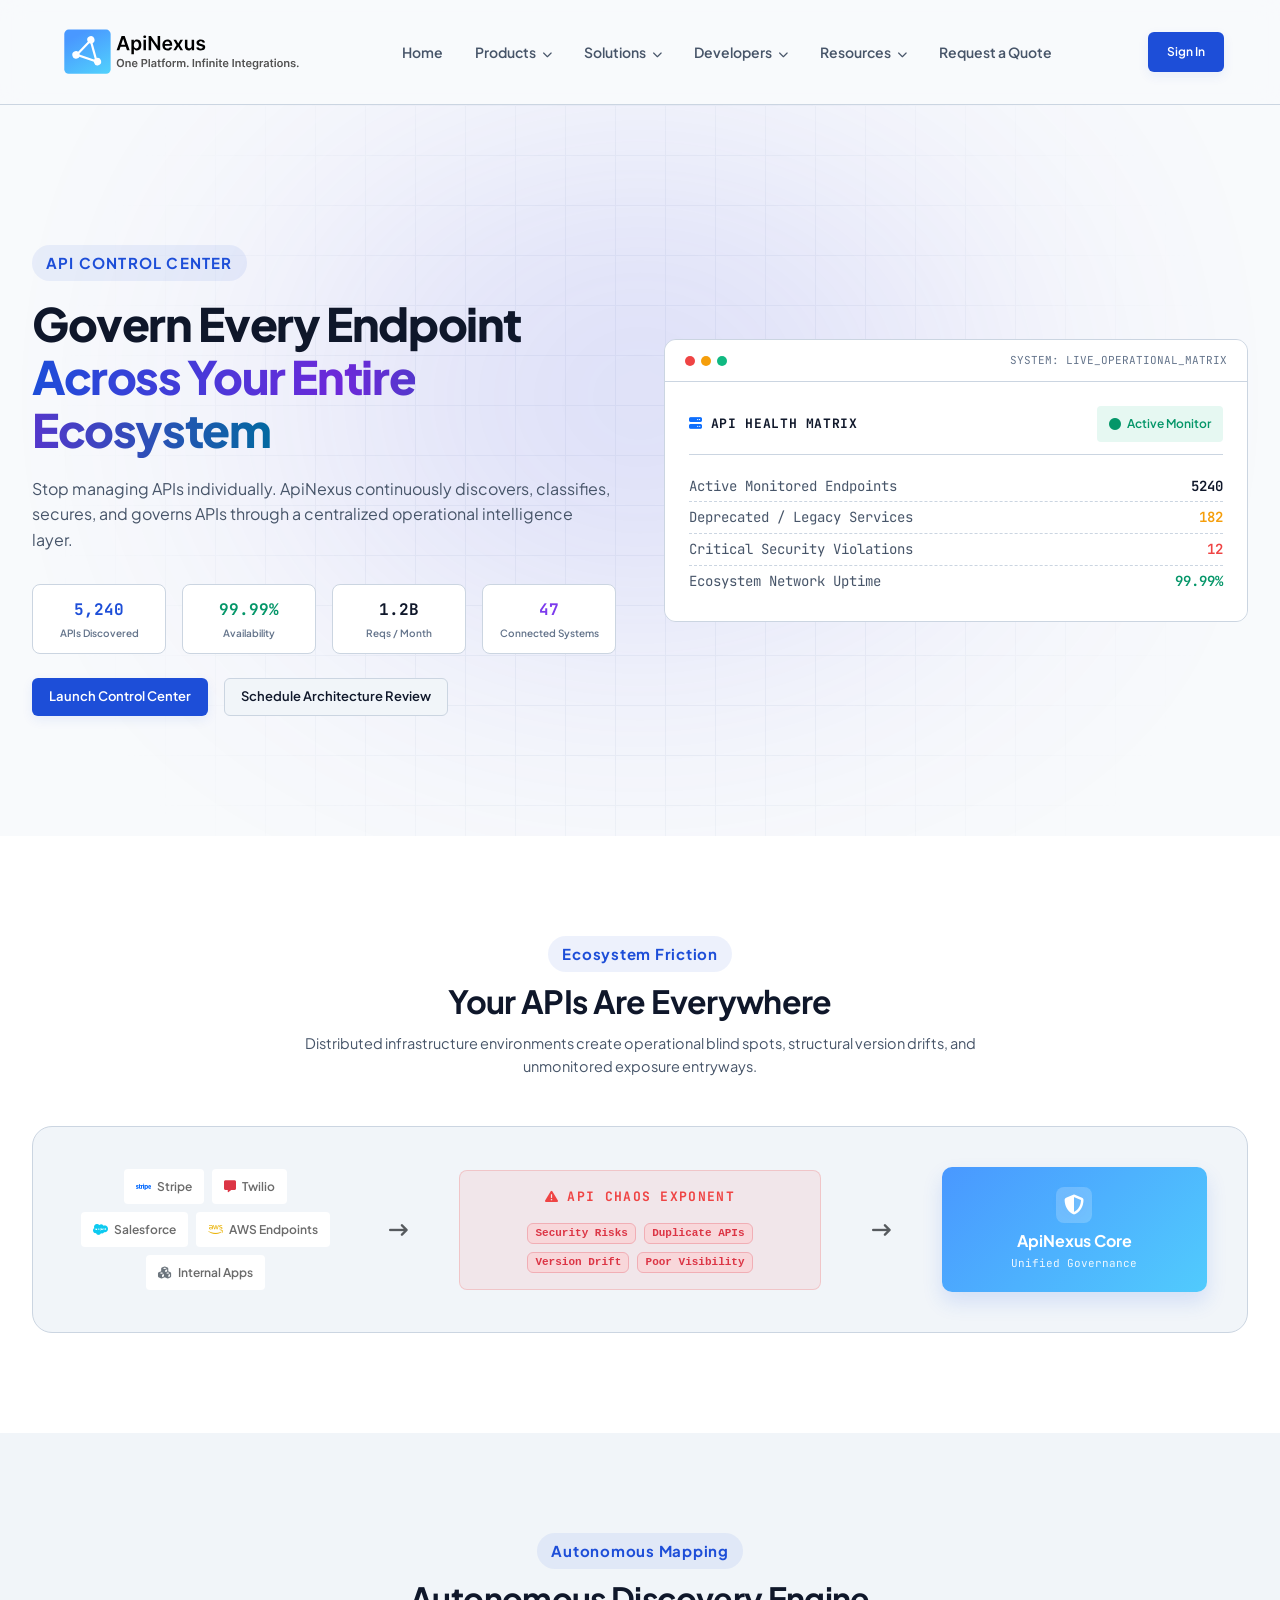
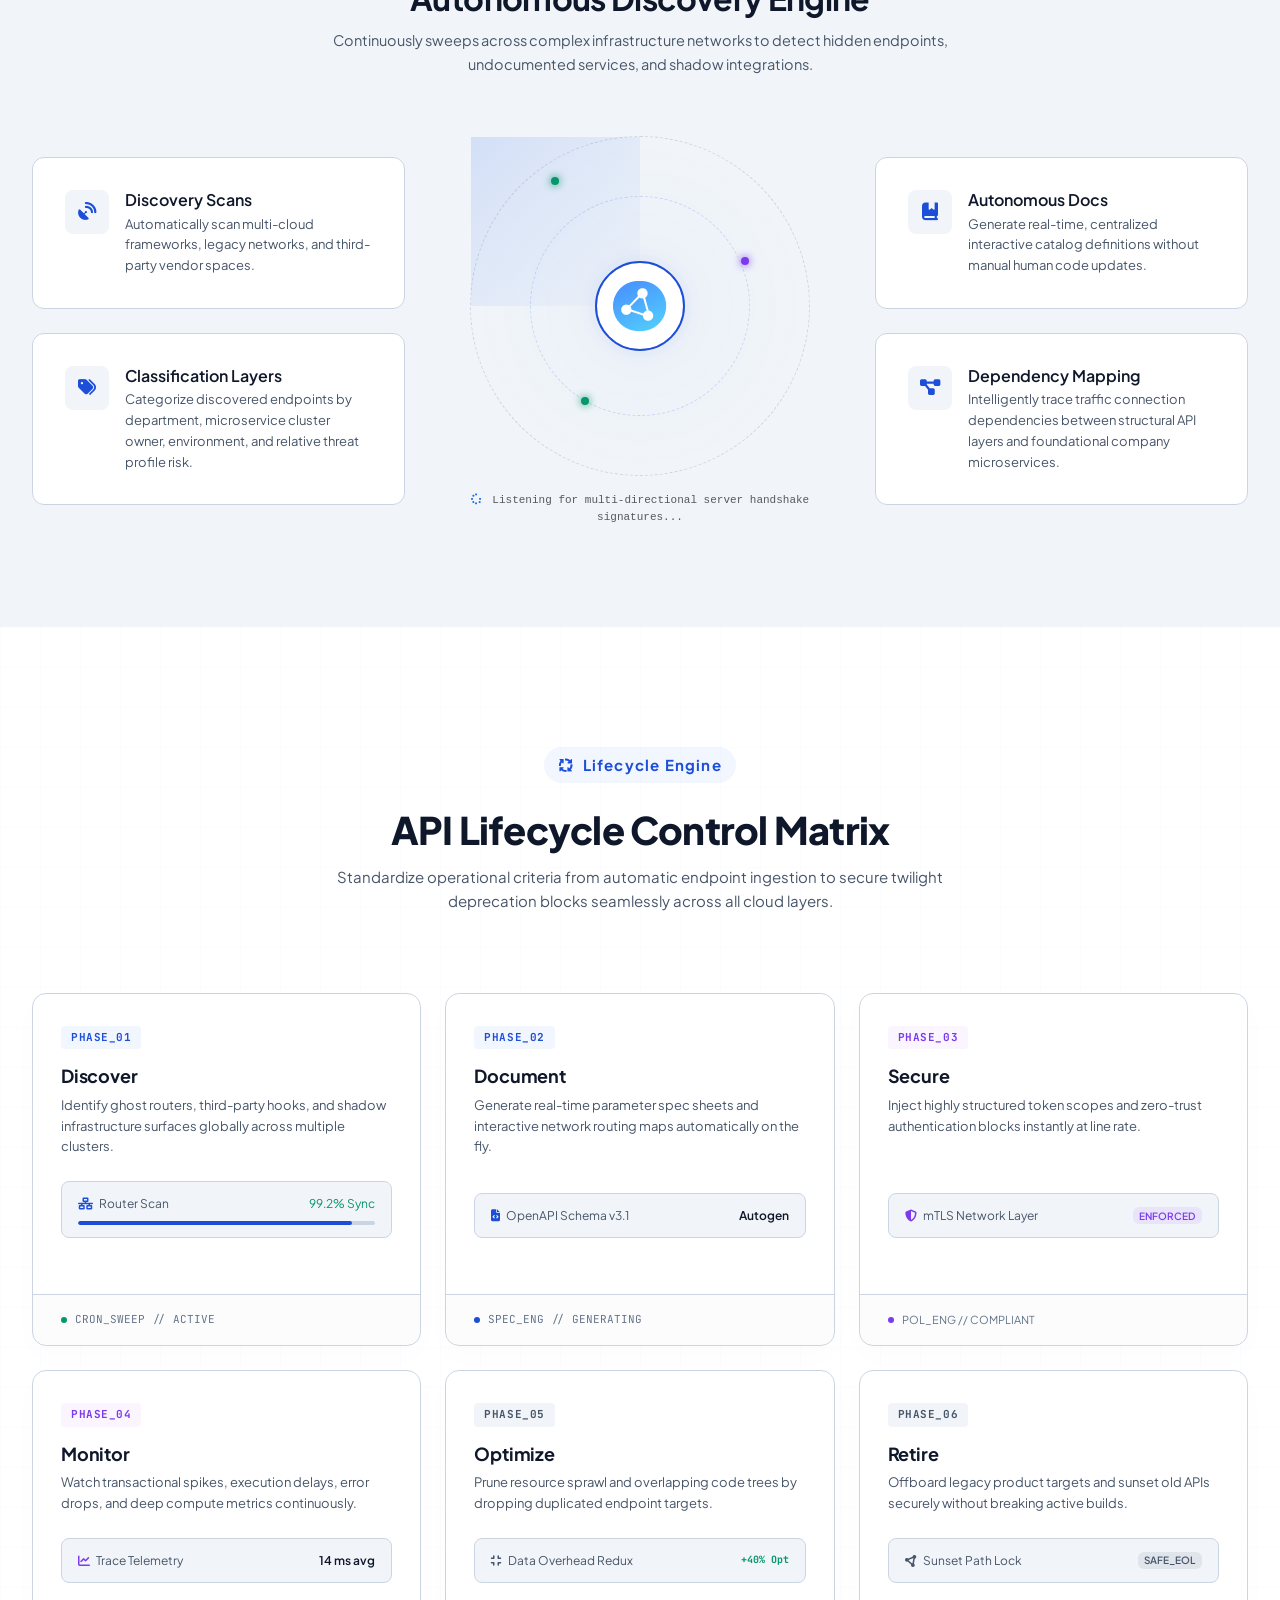
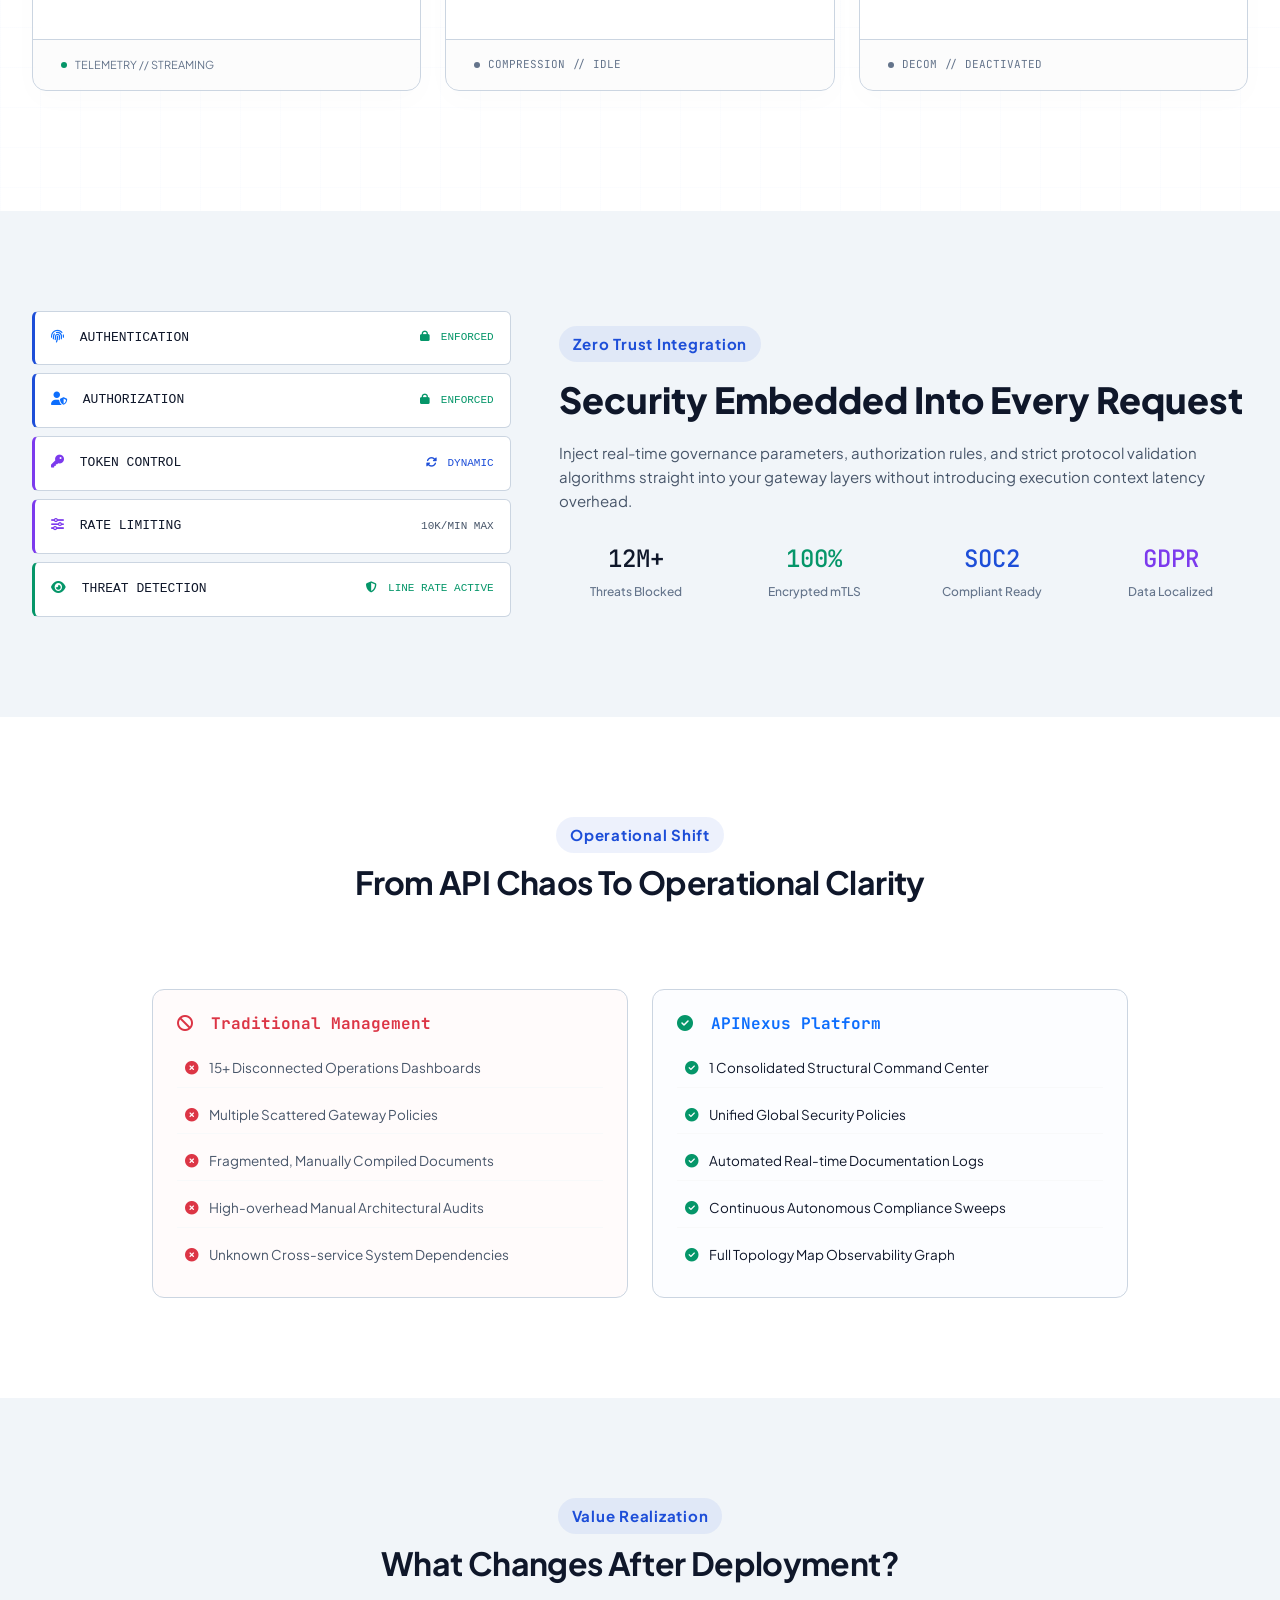
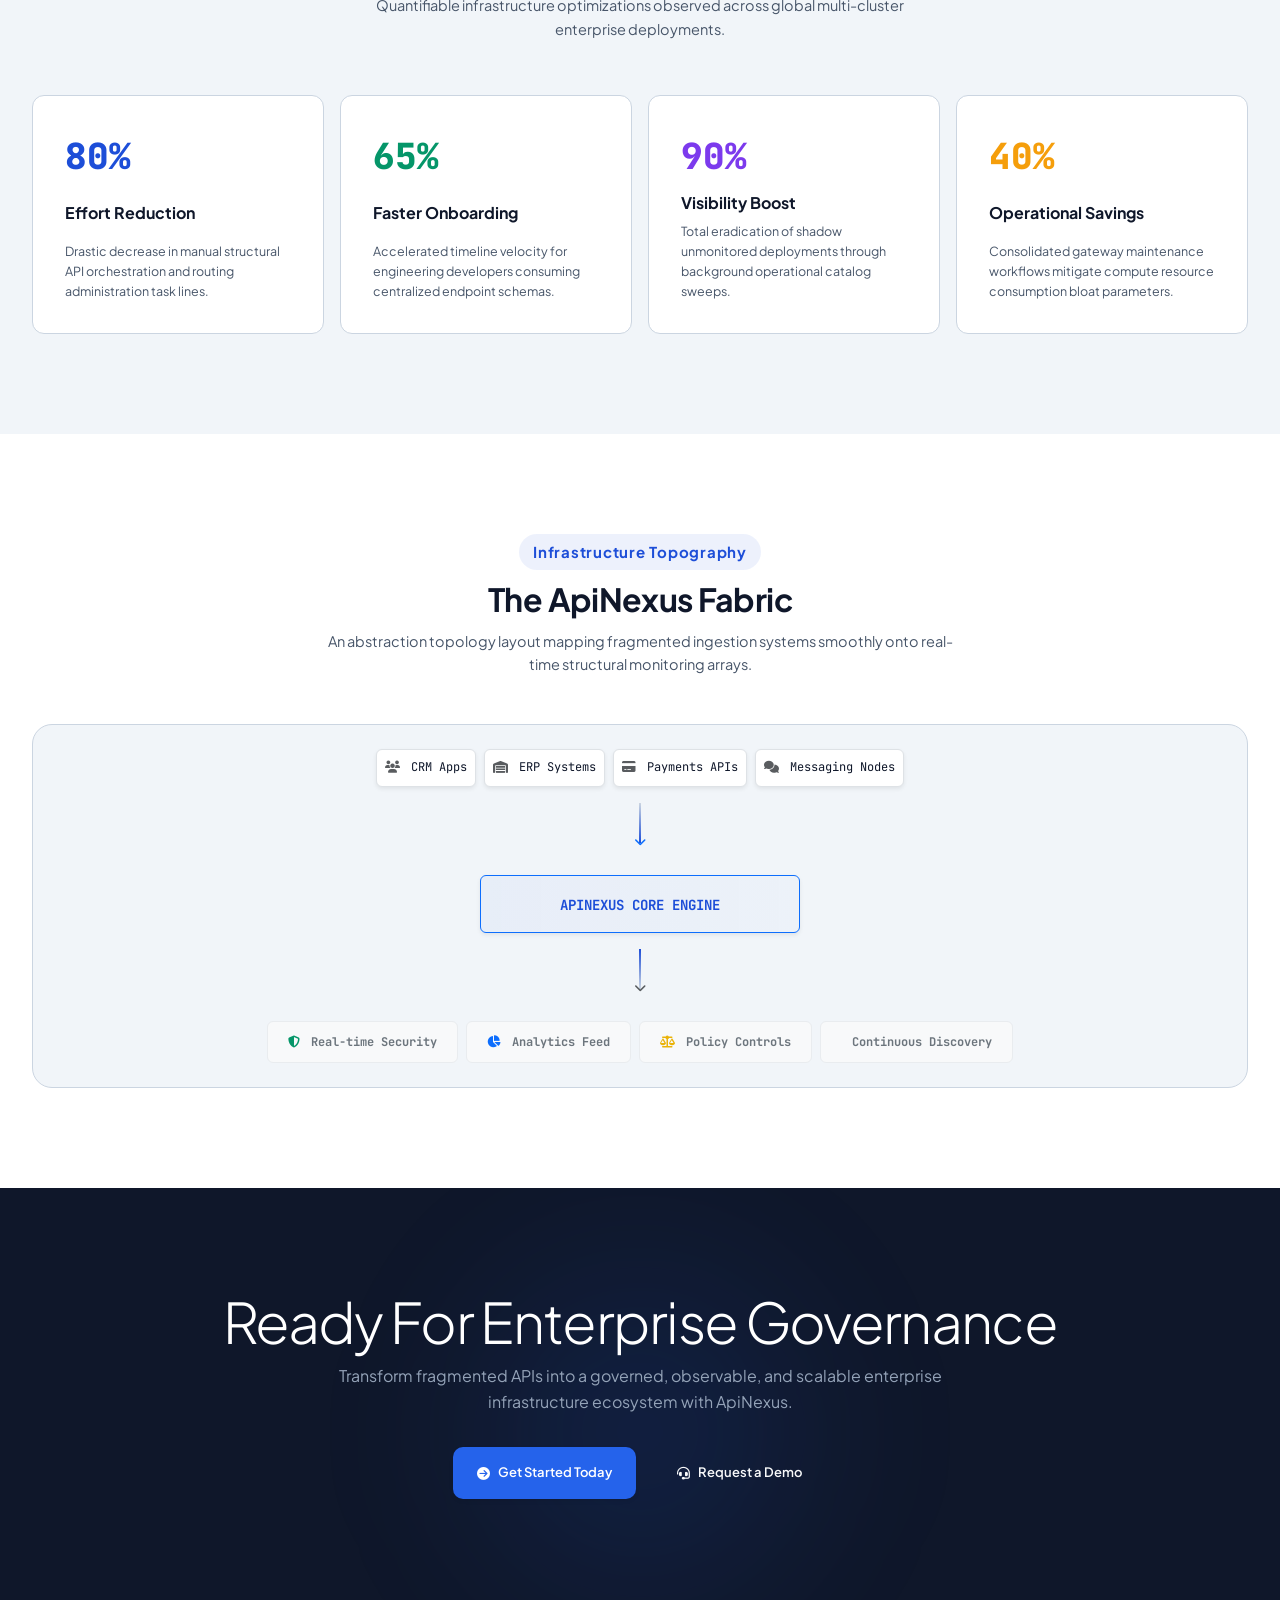
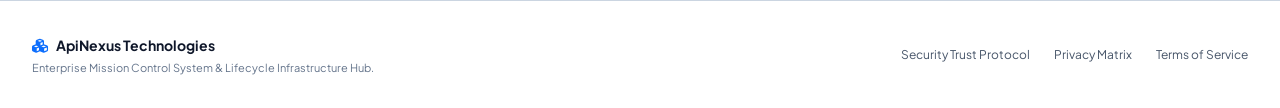
<file: API Management.html>
<!DOCTYPE html>
<html lang="en" data-theme="light">

<head>
    <meta charset="UTF-8">
    <meta name="viewport" content="width=device-width, initial-scale=1.0">
    <title>ApiNexus Control Center — Enterprise API Lifecycle Orchestration</title>
    <link href="https://cdn.jsdelivr.net/npm/bootstrap@5.3.2/dist/css/bootstrap.min.css" rel="stylesheet">
    <link rel="stylesheet" href="https://cdnjs.cloudflare.com/ajax/libs/font-awesome/6.4.0/css/all.min.css">
    <link rel="preconnect" href="https://fonts.googleapis.com">
    <link rel="preconnect" href="https://fonts.gstatic.com" crossorigin>
    <link href="https://fonts.googleapis.com/css2?family=Plus+Jakarta+Sans:wght@400;500;600;700;800&family=JetBrains+Mono:wght@400;500;600&display=swap" rel="stylesheet">
    <link rel="stylesheet" href="assets/style.css">
    
    <style>
        .radar-container {
            position: relative;
            width: 340px;
            height: 340px;
            margin: 0 auto;
            border-radius: 50%;
            border: 1px dashed var(--border-color);
            display: flex;
            align-items: center;
            justify-content: center;
            background: radial-gradient(circle, rgba(37, 99, 235, 0.03) 0%, transparent 70%);
        }
        .radar-ring-inner {
            position: absolute;
            width: 220px;
            height: 220px;
            border-radius: 50%;
            border: 1px dashed rgba(37, 99, 235, 0.2);
        }
        .radar-core {
            width: 90px;
            height: 90px;
            border-radius: 50%;
            background: var(--bg-surface-primary);
            border: 2px solid var(--brand-primary);
            box-shadow: 0 0 20px var(--brand-glow);
            display: flex;
            align-items: center;
            justify-content: center;
            z-index: 5;
        }
        .radar-sweep {
            position: absolute;
            width: 50%;
            height: 50%;
            top: 0;
            left: 0;
            background: linear-gradient(135deg, rgba(37, 99, 235, 0.15) 0%, transparent 100%);
            transform-origin: bottom right;
            border-bottom-right-radius: 0;
            animation: radarRotate 4s linear infinite;
        }
        @keyframes radarRotate {
            from { transform: rotate(0deg); }
            to { transform: rotate(360deg); }
        }
        .radar-blip {
            position: absolute;
            width: 8px;
            height: 8px;
            background: var(--accent-success);
            border-radius: 50%;
            box-shadow: 0 0 8px var(--accent-success);
        }
        .chaos-box, .clarity-box {
            border-radius: 12px;
            border: 1px solid var(--border-color);
            padding: 24px;
            height: 100%;
        }
        .chaos-box { background-color: rgba(239, 68, 68, 0.02); }
        .clarity-box { background-color: rgba(16, 185, 129, 0.02); }

        .tag-api{
            padding: 14px 20px;
    font-size: 12px;
        }
    </style>
</head>

<body>

    <header class="site-header">
        <div class="container">
            <div class="header-wrapper">

                <div class="logo-block">
                    <img src="images/logo-dark.svg" alt="logo" class="logo-main logo-dark-variant">
                    <img src="images/logo.svg" alt="logo" class="logo-main logo-light-variant">
                </div>

                <nav class="mega-nav">
                    <!-- Products --> <a href="index.html" class="mega-nav-item" style="text-decoration:none;">Home</a>
                    <div class="mega-nav-item" data-menu="products">
                        Products <i class="fa-solid fa-chevron-down ms-1" style="font-size:10px;"></i>
                        <div class="mega-dropdown">
                            <div>
                                <h4>Platform</h4>
                                <a href="API Management.html">API Management</a>
                                <a href="integration-hub.html">Integration Hub</a>
                                <a href="#">Authentication</a>
                                <a href="#">API Gateway</a>
                            </div>
                            <div>
                                <h4>Automation</h4>
                                <a href="#">Workflow Builder</a>
                                <a href="#">Event Triggers</a>
                                <a href="#">Scheduled Workflows</a>
                                <a href="#">Business Automation</a>
                            </div>
                            <div>
                                <h4>Operations</h4>
                                <a href="#">Monitoring &amp; Analytics</a>
                                <a href="#">Alerts &amp; Notifications</a>
                                <a href="#">Activity Logs</a>
                                <a href="#">Performance Insights</a>
                            </div>
                            <div class="mega-featured">
                                <span><strong>ApiNexus Platform</strong> — One Platform. Infinite
                                    Integrations.</span>
                                <a href="#">Explore Platform →</a>
                            </div>
                        </div>
                    </div>
                    <!-- Solutions -->
                    <div class="mega-nav-item" data-menu="solutions">
                        Solutions <i class="fa-solid fa-chevron-down ms-1" style="font-size:10px;"></i>
                        <div class="mega-dropdown" style="min-width:600px;">
                            <div>
                                <h4>By Team</h4>
                                <a href="#">Developers</a>
                                <a href="#">Operations Teams</a>
                                <a href="#">IT Administrators</a>
                                <a href="#">Product Teams</a>
                            </div>
                            <div>
                                <h4>By Business</h4>
                                <a href="#">Startups</a>
                                <a href="#">SMBs</a>
                                <a href="#">Enterprises</a>
                                <a href="#">SaaS Companies</a>
                            </div>
                            <div>
                                <h4>Use Cases</h4>
                                <a href="#">API Ecosystem</a>
                                <a href="#">Workflow Automation</a>
                                <a href="#">Data Sync</a>
                                <a href="#">Enterprise Integrations</a>
                            </div>
                            <div class="mega-featured">
                                <span><strong> Customer Success</strong> See how businesses streamline
                                    operations.</span>
                                <a href="#">View Case Studies →</a>
                            </div>
                        </div>
                    </div>
                    <!-- Developers -->
                    <div class="mega-nav-item" data-menu="developers">
                        Developers <i class="fa-solid fa-chevron-down ms-1" style="font-size:10px;"></i>
                        <div class="mega-dropdown" style="min-width:550px;">
                            <div>
                                <h4>Documentation</h4>
                                <a href="#">Getting Started</a>
                                <a href="#">API Reference</a>
                                <a href="#">Authentication Guide</a>
                                <a href="#">Tutorials</a>
                            </div>
                            <div>
                                <h4>Tools</h4>
                                <a href="#">API Explorer</a>
                                <a href="#">Sandbox</a>
                                <a href="#">SDK Downloads</a>
                                <a href="#">Webhooks</a>
                            </div>
                            <div class="mega-featured">
                                <span><strong> Developer Hub</strong> Comprehensive docs &amp; resources.</span>
                                <a href="#">Open Documentation →</a>
                            </div>
                        </div>
                    </div>
                    <!-- Resources -->
                    <div class="mega-nav-item" data-menu="resources">
                        Resources <i class="fa-solid fa-chevron-down ms-1" style="font-size:10px;"></i>
                        <div class="mega-dropdown" style="min-width:500px;">
                            <div>
                                <h4>Learning</h4>
                                <a href="#">Blog</a>
                                <a href="#">Guides</a>
                                <a href="#">Webinars</a>
                                <a href="#">Whitepapers</a>
                            </div>
                            <div>
                                <h4>Company</h4>
                                <a href="#">About Us</a>
                                <a href="#">Contact</a>
                                <a href="#">Careers</a>
                                <a href="#">Partners</a>
                            </div>
                            <div class="mega-featured">
                                <span><strong> Latest Updates</strong> New features &amp; improvements.</span>
                                <a href="#">View Changelog →</a>
                            </div>
                        </div>
                    </div>
                    <a href="quote.html" class="mega-nav-item" style="text-decoration:none;">Request a Quote</a>
                </nav>

                <div class="header-actions-deck">
                    <a href="login.html" class="btn btn-primary" style="padding: 10px 18px; font-size: 12px;">Sign In</a>
                </div>
            </div>
        </div>
    </header>

    <section class="hero-section">
        <div class="hero-animated-grid"></div>
        <div class="hero-glow-backplate"></div>
        <div class="container">
            <div class="row align-items-center text-start g-5">
                <div class="col-12 col-lg-6">
                    <span class="badge-pill-micro" style="margin-bottom:16px; letter-spacing:0.08em;">API CONTROL CENTER</span>
                    <h1 style="font-size: 46px; line-height: 1.15; margin-bottom: 20px; font-weight:800;">
                        Govern Every Endpoint <br><span>Across Your Entire Ecosystem</span>
                    </h1>
                    <p style="margin: 0 0 32px 0; font-size: 16px; color: var(--text-secondary);">
                        Stop managing APIs individually. ApiNexus continuously discovers, classifies, secures, and governs APIs through a centralized operational intelligence layer.
                    </p>
                    
                    <div class="row g-3 mb-4 text-center">
                        <div class="col-6 col-sm-3">
                            <div style="background: var(--bg-surface-primary); border: 1px solid var(--border-color); padding: 12px; border-radius: 8px;">
                                <div style="font-family:'JetBrains Mono', monospace; font-size: 16px; font-weight:700; color: var(--brand-primary);">5,240</div>
                                <div style="font-size: 10px; color: var(--text-muted); font-weight:600; margin-top:2px;">APIs Discovered</div>
                            </div>
                        </div>
                        <div class="col-6 col-sm-3">
                            <div style="background: var(--bg-surface-primary); border: 1px solid var(--border-color); padding: 12px; border-radius: 8px;">
                                <div style="font-family:'JetBrains Mono', monospace; font-size: 16px; font-weight:700; color: var(--accent-success);">99.99%</div>
                                <div style="font-size: 10px; color: var(--text-muted); font-weight:600; margin-top:2px;">Availability</div>
                            </div>
                        </div>
                        <div class="col-6 col-sm-3">
                            <div style="background: var(--bg-surface-primary); border: 1px solid var(--border-color); padding: 12px; border-radius: 8px;">
                                <div style="font-family:'JetBrains Mono', monospace; font-size: 16px; font-weight:700; color: var(--text-primary);">1.2B</div>
                                <div style="font-size: 10px; color: var(--text-muted); font-weight:600; margin-top:2px;">Reqs / Month</div>
                            </div>
                        </div>
                        <div class="col-6 col-sm-3">
                            <div style="background: var(--bg-surface-primary); border: 1px solid var(--border-color); padding: 12px; border-radius: 8px;">
                                <div style="font-family:'JetBrains Mono', monospace; font-size: 16px; font-weight:700; color: var(--accent-purple);">47</div>
                                <div style="font-size: 10px; color: var(--text-muted); font-weight:600; margin-top:2px;">Connected Systems</div>
                            </div>
                        </div>
                    </div>

                    <div class="hero-cta-group justify-content-start">
                        <a href="#cta" class="btn btn-primary">Launch Control Center</a>
                        <a href="#cta" class="btn btn-secondary">Schedule Architecture Review</a>
                    </div>
                </div>
                
                <div class="col-12 col-lg-6">
                    <div class="ide-terminal-window">
                        <div class="ide-header-tabs-bar">
                            <div class="window-dots-cluster">
                                <span class="dot-node red"></span>
                                <span class="dot-node amber"></span>
                                <span class="dot-node green"></span>
                            </div>
                            <span style="font-family:'JetBrains Mono', monospace; font-size: 11px; color: var(--text-muted);">SYSTEM: LIVE_OPERATIONAL_MATRIX</span>
                        </div>
                        <div class="p-4" style="background-color: var(--bg-surface-primary);">
                            <div style="border-bottom: 1px solid var(--border-color); padding-bottom: 12px; margin-bottom: 16px; display:flex; justify-content:space-between; align-items:center;">
                                <span style="font-family:'JetBrains Mono', monospace; font-size: 13px; font-weight:700; color: var(--text-primary); letter-spacing:0.05em;"><i class="fa-solid fa-server me-2 text-primary"></i>API HEALTH MATRIX</span>
                                <span class="provider-micro-tag" style="background-color: rgba(16, 185, 129, 0.1); color: var(--accent-success); border-color: transparent;"><i class="fa-solid fa-circle text-success me-1 animate-pulse"></i> Active Monitor</span>
                            </div>
                            <div style="font-family: 'JetBrains Mono', monospace; font-size: 14px; line-height: 2.2;">
                                <div class="d-flex justify-content-between style-line" style="border-bottom: 1px dashed var(--border-color);">
                                    <span style="color: var(--text-secondary);">Active Monitored Endpoints</span>
                                    <span style="color: var(--text-primary); font-weight:600;">5240</span>
                                </div>
                                <div class="d-flex justify-content-between style-line" style="border-bottom: 1px dashed var(--border-color);">
                                    <span style="color: var(--text-secondary);">Deprecated / Legacy Services</span>
                                    <span style="color: #f59e0b; font-weight:600;">182</span>
                                </div>
                                <div class="d-flex justify-content-between style-line" style="border-bottom: 1px dashed var(--border-color);">
                                    <span style="color: var(--text-secondary);">Critical Security Violations</span>
                                    <span style="color: #ef4444; font-weight:600;">12</span>
                                </div>
                                <div class="d-flex justify-content-between style-line">
                                    <span style="color: var(--text-secondary);">Ecosystem Network Uptime</span>
                                    <span style="color: var(--accent-success); font-weight:600;">99.99%</span>
                                </div>
                            </div>
                        </div>
                    </div>
                </div>
            </div>
        </div>
    </section>

    <section class="section-spacer" style="background-color: var(--bg-surface-primary);">
        <div class="container">
            <div class="section-header-block text-center" style="max-width:700px; margin: 0 auto 48px auto;">
                <span class="badge-pill-micro">Ecosystem Friction</span>
                <h2>Your APIs Are Everywhere</h2>
                <p>Distributed infrastructure environments create operational blind spots, structural version drifts, and unmonitored exposure entryways.</p>
            </div>

            <div class="compliance-backplate-box text-center" style="padding: 40px; background-color: var(--bg-surface-secondary);">
                <div class="row align-items-center g-4">
                    <div class="col-12 col-md-3">
                        <div class="d-flex flex-wrap gap-2 justify-content-center">
                            <span class="provider-micro-tag" style="background:#fff;"><i class="fa-brands fa-stripe text-primary me-1"></i> Stripe</span>
                            <span class="provider-micro-tag" style="background:#fff;"><i class="fa-solid fa-message text-danger me-1"></i> Twilio</span>
                            <span class="provider-micro-tag" style="background:#fff;"><i class="fa-brands fa-salesforce text-info me-1"></i> Salesforce</span>
                            <span class="provider-micro-tag" style="background:#fff;"><i class="fa-brands fa-aws text-warning me-1"></i> AWS Endpoints</span>
                            <span class="provider-micro-tag" style="background:#fff;"><i class="fa-solid fa-cubes text-secondary me-1"></i> Internal Apps</span>
                        </div>
                    </div>
                    
                    <div class="col-12 col-md-1">
                        <i class="fa-solid fa-arrow-right-long text-muted fa-lg d-none d-md-inline"></i>
                        <i class="fa-solid fa-arrow-down-long text-muted fa-lg d-inline d-md-none my-2"></i>
                    </div>

                    <div class="col-12 col-md-4">
                        <div style="background-color: rgba(239, 68, 68, 0.08); border: 1px solid rgba(239, 68, 68, 0.2); padding: 16px; border-radius: 8px;">
                            <div style="font-family:'JetBrains Mono', monospace; font-weight:700; color:#ef4444; font-size:13px; letter-spacing:0.1em;"><i class="fa-solid fa-triangle-exclamation me-2"></i>API CHAOS EXPONENT</div>
                            <div class="d-flex flex-wrap gap-2 justify-content-center mt-3">
                                <span class="badge bg-danger-subtle text-danger border border-danger-subtle font-monospace" style="font-size:11px;">Security Risks</span>
                                <span class="badge bg-danger-subtle text-danger border border-danger-subtle font-monospace" style="font-size:11px;">Duplicate APIs</span>
                                <span class="badge bg-danger-subtle text-danger border border-danger-subtle font-monospace" style="font-size:11px;">Version Drift</span>
                                <span class="badge bg-danger-subtle text-danger border border-danger-subtle font-monospace" style="font-size:11px;">Poor Visibility</span>
                            </div>
                        </div>
                    </div>

                    <div class="col-12 col-md-1">
                        <i class="fa-solid fa-arrow-right-long text-muted fa-lg d-none d-md-inline"></i>
                        <i class="fa-solid fa-arrow-down-long text-muted fa-lg d-inline d-md-none my-2"></i>
                    </div>

                    <div class="col-12 col-md-3">
                        <div style="background: linear-gradient(135deg, #4998ff 0%, #51cbfd 100%); padding: 20px; border-radius: 10px; color:#fff; box-shadow:0 10px 20px rgba(37,99,235,0.15);">
                            <div class="logo-icon mx-auto mb-2" style="background:rgba(255,255,255,0.2); color:#fff;"><i class="fa-solid fa-shield-halved"></i></div>
                            <h4 class="h6 fw-bold mb-1">ApiNexus Core</h4>
                            <div style="font-size:11px; opacity:0.9; font-family:'JetBrains Mono', monospace;">Unified Governance</div>
                        </div>
                    </div>
                </div>
            </div>
        </div>
    </section>

    <section class="section-spacer" style="background-color: var(--bg-surface-secondary);">
        <div class="container">
            <div class="section-header-block text-center" style="max-width:650px; margin:0 auto 60px auto;">
                <span class="badge-pill-micro">Autonomous Mapping</span>
                <h2>Autonomous Discovery Engine</h2>
                <p>Continuously sweeps across complex infrastructure networks to detect hidden endpoints, undocumented services, and shadow integrations.</p>
            </div>

            <div class="row align-items-center g-5">
                <div class="col-12 col-lg-4">
                    <div class="d-flex flex-column gap-4">
                        <div class="service-vector-card" style="margin-bottom:0; background:var(--bg-surface-primary);">
                            <div class="d-flex align-items-start gap-3">
                                <div class="service-icon-frame" style="flex-shrink:0;"><i class="fa-solid fa-satellite-dish"></i></div>
                                <div>
                                    <h3 style="font-size:16px; margin-bottom:4px;">Discovery Scans</h3>
                                    <p style="font-size:13px; margin-bottom:0;">Automatically scan multi-cloud frameworks, legacy networks, and third-party vendor spaces.</p>
                                </div>
                            </div>
                        </div>
                        <div class="service-vector-card" style="margin-bottom:0; background:var(--bg-surface-primary);">
                            <div class="d-flex align-items-start gap-3">
                                <div class="service-icon-frame" style="flex-shrink:0;"><i class="fa-solid fa-tags"></i></div>
                                <div>
                                    <h3 style="font-size:16px; margin-bottom:4px;">Classification Layers</h3>
                                    <p style="font-size:13px; margin-bottom:0;">Categorize discovered endpoints by department, microservice cluster owner, environment, and relative threat profile risk.</p>
                                </div>
                            </div>
                        </div>
                    </div>
                </div>

                <div class="col-12 col-lg-4 text-center">
                    <div class="radar-container">
                        <div class="radar-sweep"></div>
                        <div class="radar-ring-inner"></div>
                        <div class="radar-blip" style="top:40px; left:80px;"></div>
                        <div class="radar-blip" style="top:120px; right:60px; background:var(--accent-purple); box-shadow:0 0 8px var(--accent-purple);"></div>
                        <div class="radar-blip" style="bottom:70px; left:110px;"></div>
                        
                        <div class="radar-core">
                            <div class="text-center">
                             <img src="images/fav.png"/>
                            </div>
                        </div>
                    </div>
                    <div class="mt-3 font-monospace text-muted" style="font-size:11px;">
                        <i class="fa-solid fa-spinner fa-spin me-1 text-primary"></i> Listening for multi-directional server handshake signatures...
                    </div>
                </div>

                <div class="col-12 col-lg-4">
                    <div class="d-flex flex-column gap-4">
                        <div class="service-vector-card" style="margin-bottom:0; background:var(--bg-surface-primary);">
                            <div class="d-flex align-items-start gap-3">
                                <div class="service-icon-frame" style="flex-shrink:0;"><i class="fa-solid fa-book-bookmark"></i></div>
                                <div>
                                    <h3 style="font-size:16px; margin-bottom:4px;">Autonomous Docs</h3>
                                    <p style="font-size:13px; margin-bottom:0;">Generate real-time, centralized interactive catalog definitions without manual human code updates.</p>
                                </div>
                            </div>
                        </div>
                        <div class="service-vector-card" style="margin-bottom:0; background:var(--bg-surface-primary);">
                            <div class="d-flex align-items-start gap-3">
                                <div class="service-icon-frame" style="flex-shrink:0;"><i class="fa-solid fa-diagram-project"></i></div>
                                <div>
                                    <h3 style="font-size:16px; margin-bottom:4px;">Dependency Mapping</h3>
                                    <p style="font-size:13px; margin-bottom:0;">Intelligently trace traffic connection dependencies between structural API layers and foundational company microservices.</p>
                                </div>
                            </div>
                        </div>
                    </div>
                </div>
            </div>
        </div>
    </section>


    <section class="section-spacer" style="background-color: var(--bg-surface-primary); position: relative; overflow: hidden; padding: 120px 0;">
        <div style="position: absolute; inset: 0; background-image: linear-gradient(to right, rgba(37, 99, 235, 0.015) 1px, transparent 1px), linear-gradient(to bottom, rgba(37, 99, 235, 0.015) 1px, transparent 1px); background-size: 40px 40px; pointer-events: none; z-index: 1;"></div>
        
        <div class="container" style="position: relative; z-index: 2;">
            <div class="section-header-block text-center" style="max-width:640px; margin: 0 auto 80px auto;">
                <span class="badge-pill-micro" style="letter-spacing: 0.08em; background: rgba(37, 99, 235, 0.06); color: var(--brand-primary); border-color: rgba(37, 99, 235, 0.15);"><i class="fa-solid fa-arrows-spin me-1"></i> Lifecycle Engine</span>
                <h2 style="font-weight: 800; letter-spacing: -0.02em; font-size: 38px; margin-top: 14px; color: var(--text-primary);">API Lifecycle Control Matrix</h2>
                <p style="color: var(--text-secondary); font-size: 15px;">Standardize operational criteria from automatic endpoint ingestion to secure twilight deprecation blocks seamlessly across all cloud layers.</p>
            </div>

            <div class="row g-4 row-cols-1 row-cols-md-2 row-cols-xl-3 justify-content-center">
                
                <div class="col">
                    <div style="border: 1px solid var(--border-color); background: rgba(255, 255, 255, 0.5); backdrop-filter: blur(10px); border-radius: 14px; height: 100%; display: flex; flex-direction: column; overflow: hidden; box-shadow: 0 10px 30px rgba(0,0,0,0.015);">
                        <div style="padding: 32px 28px; display: flex; flex-direction: column; flex-grow: 1;">
                            <div class="d-flex justify-content-between align-items-center mb-3">
                                <span style="font-family:'JetBrains Mono', monospace; font-size: 11px; font-weight: 700; color: var(--brand-primary); letter-spacing: 0.05em; background: rgba(37, 99, 235, 0.06); padding: 3px 10px; border-radius: 4px;">PHASE_01</span>
                            </div>
                            <h4 class="fw-bold mb-2" style="color: var(--text-primary); font-size: 18px; letter-spacing: -0.01em;">Discover</h4>
                            <p style="font-size: 13px; color: var(--text-secondary); line-height: 1.6; margin-bottom: 24px;">Identify ghost routers, third-party hooks, and shadow infrastructure surfaces globally across multiple clusters.</p>
                            
                            <div style="background: var(--bg-surface-secondary); border: 1px solid var(--border-color); border-radius: 8px; padding: 12px 16px; margin-top: auto; margin-bottom: 24px;">
                                <div class="d-flex justify-content-between align-items-center mb-2"  style="font-size: 12px; color: var(--text-secondary);">
                                    <span><i class="fa-solid fa-network-wired me-1" style="color:var(--brand-primary);"></i> Router Scan</span>
                                    <span style="color: var(--accent-success);">99.2% Sync</span>
                                </div>
                                <div style="height: 4px; background: var(--border-color); border-radius: 2px; overflow: hidden;">
                                    <div style="width: 92%; height: 100%; background: var(--brand-primary); border-radius: 2px;"></div>
                                </div>
                            </div>
                        </div>
                        <div style="font-family:'JetBrains Mono', monospace; font-size: 11px; color: var(--text-muted); border-top: 1px solid var(--border-color); background: rgba(0,0,0,0.01); padding: 16px 28px; display: flex; align-items: center; gap: 8px;">
                            <span style="width: 6px; height: 6px; background: var(--accent-success); border-radius: 50%;"></span> CRON_SWEEP // ACTIVE
                        </div>
                    </div>
                </div>

                <div class="col">
                    <div style="border: 1px solid var(--border-color); background: rgba(255, 255, 255, 0.5); backdrop-filter: blur(10px); border-radius: 14px; height: 100%; display: flex; flex-direction: column; overflow: hidden; box-shadow: 0 10px 30px rgba(0,0,0,0.015);">
                        <div style="padding: 32px 28px; display: flex; flex-direction: column; flex-grow: 1;">
                            <div class="d-flex justify-content-between align-items-center mb-3">
                                <span style="font-family:'JetBrains Mono', monospace; font-size: 11px; font-weight: 700; color: var(--brand-primary); letter-spacing: 0.05em; background: rgba(37, 99, 235, 0.06); padding: 3px 10px; border-radius: 4px;">PHASE_02</span>
                            </div>
                            <h4 class="fw-bold mb-2" style="color: var(--text-primary); font-size: 18px; letter-spacing: -0.01em;">Document</h4>
                            <p style="font-size: 13px; color: var(--text-secondary); line-height: 1.6; margin-bottom: 24px;">Generate real-time parameter spec sheets and interactive network routing maps automatically on the fly.</p>
                            
                            <div style="background: var(--bg-surface-secondary); border: 1px solid var(--border-color); border-radius: 8px; padding: 12px 16px; margin-top: auto; margin-bottom: 24px;">
                                <div class="d-flex justify-content-between align-items-center" style="font-size: 12px; color: var(--text-secondary);">
                                    <span><i class="fa-solid fa-file-code me-1" style="color:var(--brand-primary);"></i> OpenAPI Schema v3.1</span>
                                    <span style="font-weight: 600; color: var(--text-primary);">Autogen</span>
                                </div>
                            </div>
                        </div>
                        <div style="font-family:'JetBrains Mono', monospace; font-size: 11px; color: var(--text-muted); border-top: 1px solid var(--border-color); background: rgba(0,0,0,0.01); padding: 16px 28px; display: flex; align-items: center; gap: 8px;">
                            <span style="width: 6px; height: 6px; background: var(--brand-primary); border-radius: 50%;"></span> SPEC_ENG // GENERATING
                        </div>
                    </div>
                </div>

                <div class="col">
                    <div style="border: 1px solid var(--border-color); background: rgba(255, 255, 255, 0.5); backdrop-filter: blur(10px); border-radius: 14px; height: 100%; display: flex; flex-direction: column; overflow: hidden; box-shadow: 0 10px 30px rgba(0,0,0,0.015);">
                        <div style="padding: 32px 28px; display: flex; flex-direction: column; flex-grow: 1;">
                            <div class="d-flex justify-content-between align-items-center mb-3">
                                <span style="font-family:'JetBrains Mono', monospace; font-size: 11px; font-weight: 700; color: var(--accent-purple); letter-spacing: 0.05em; background: rgba(168, 85, 247, 0.06); padding: 3px 10px; border-radius: 4px;">PHASE_03</span>
                            </div>
                            <h4 class="fw-bold mb-2" style="color: var(--text-primary); font-size: 18px; letter-spacing: -0.01em;">Secure</h4>
                            <p style="font-size: 13px; color: var(--text-secondary); line-height: 1.6; margin-bottom: 24px;">Inject highly structured token scopes and zero-trust authentication blocks instantly at line rate.</p>
                            
                            <div style="background: var(--bg-surface-secondary); border: 1px solid var(--border-color); border-radius: 8px; padding: 12px 16px; margin-top: auto; margin-bottom: 24px; display: flex; justify-content: space-between; align-items: center;">
                                <span  style="font-size: 12px; color: var(--text-secondary);"><i class="fa-solid fa-shield-halved me-1" style="color:var(--accent-purple);"></i> mTLS Network Layer</span>
                                <span class="badge" style="background: rgba(168, 85, 247, 0.1); color: var(--accent-purple); font-size: 10px; font-weight: 600;">ENFORCED</span>
                            </div>
                        </div>
                        <div style="font-size: 11px; color: var(--text-muted); border-top: 1px solid var(--border-color); background: rgba(0,0,0,0.01); padding: 16px 28px; display: flex; align-items: center; gap: 8px;">
                            <span style="width: 6px; height: 6px; background: var(--accent-purple); border-radius: 50%;"></span> POL_ENG // COMPLIANT
                        </div>
                    </div>
                </div>

                <div class="col">
                    <div style="border: 1px solid var(--border-color); background: rgba(255, 255, 255, 0.5); backdrop-filter: blur(10px); border-radius: 14px; height: 100%; display: flex; flex-direction: column; overflow: hidden; box-shadow: 0 10px 30px rgba(0,0,0,0.015);">
                        <div style="padding: 32px 28px; display: flex; flex-direction: column; flex-grow: 1;">
                            <div class="d-flex justify-content-between align-items-center mb-3">
                                <span style="font-family:'JetBrains Mono', monospace; font-size: 11px; font-weight: 700; color: var(--accent-purple); letter-spacing: 0.05em; background: rgba(168, 85, 247, 0.06); padding: 3px 10px; border-radius: 4px;">PHASE_04</span>
                            </div>
                            <h4 class="fw-bold mb-2" style="color: var(--text-primary); font-size: 18px; letter-spacing: -0.01em;">Monitor</h4>
                            <p style="font-size: 13px; color: var(--text-secondary); line-height: 1.6; margin-bottom: 24px;">Watch transactional spikes, execution delays, error drops, and deep compute metrics continuously.</p>
                            
                            <div style="background: var(--bg-surface-secondary); border: 1px solid var(--border-color); border-radius: 8px; padding: 12px 16px; margin-top: auto; margin-bottom: 24px;">
                                <div class="d-flex justify-content-between align-items-center" style="font-size: 12px; color: var(--text-secondary);">
                                    <span><i class="fa-solid fa-chart-line me-1" style="color:var(--accent-purple);"></i> Trace Telemetry</span>
                                    <span style="font-weight: 600; color: var(--text-primary);">14 ms avg</span>
                                </div>
                            </div>
                        </div>
                        <div style="font-size: 11px; color: var(--text-muted); border-top: 1px solid var(--border-color); background: rgba(0,0,0,0.01); padding: 16px 28px; display: flex; align-items: center; gap: 8px;">
                            <span style="width: 6px; height: 6px; background: var(--accent-success); border-radius: 50%;"></span> TELEMETRY // STREAMING
                        </div>
                    </div>
                </div>

                <div class="col">
                    <div style="border: 1px solid var(--border-color); background: rgba(255, 255, 255, 0.5); backdrop-filter: blur(10px); border-radius: 14px; height: 100%; display: flex; flex-direction: column; overflow: hidden; box-shadow: 0 10px 30px rgba(0,0,0,0.015);">
                        <div style="padding: 32px 28px; display: flex; flex-direction: column; flex-grow: 1;">
                            <div class="d-flex justify-content-between align-items-center mb-3">
                                <span style="font-family:'JetBrains Mono', monospace; font-size: 11px; font-weight: 700; color: var(--text-secondary); letter-spacing: 0.05em; background: var(--bg-surface-secondary); padding: 3px 10px; border-radius: 4px;">PHASE_05</span>
                            </div>
                            <h4 class="fw-bold mb-2" style="color: var(--text-primary); font-size: 18px; letter-spacing: -0.01em;">Optimize</h4>
                            <p style="font-size: 13px; color: var(--text-secondary); line-height: 1.6; margin-bottom: 24px;">Prune resource sprawl and overlapping code trees by dropping duplicated endpoint targets.</p>
                            
                            <div style="background: var(--bg-surface-secondary); border: 1px solid var(--border-color); border-radius: 8px; padding: 12px 16px; margin-top: auto; margin-bottom: 24px; display: flex; justify-content: space-between; align-items: center;">
                                <span  style="font-size: 12px; color: var(--text-secondary);"><i class="fa-solid fa-compress me-1"></i> Data Overhead Redux</span>
                                <span style="font-family:'JetBrains Mono', monospace; font-size: 10px; font-weight: 700; color: var(--accent-success);">+40% Opt</span>
                            </div>
                        </div>
                        <div style="font-family:'JetBrains Mono', monospace; font-size: 11px; color: var(--text-muted); border-top: 1px solid var(--border-color); background: rgba(0,0,0,0.01); padding: 16px 28px; display: flex; align-items: center; gap: 8px;">
                            <span style="width: 6px; height: 6px; background: var(--text-muted); border-radius: 50%;"></span> COMPRESSION // IDLE
                        </div>
                    </div>
                </div>

                <div class="col">
                    <div style="border: 1px solid var(--border-color); background: rgba(255, 255, 255, 0.5); backdrop-filter: blur(10px); border-radius: 14px; height: 100%; display: flex; flex-direction: column; overflow: hidden; box-shadow: 0 10px 30px rgba(0,0,0,0.015);">
                        <div style="padding: 32px 28px; display: flex; flex-direction: column; flex-grow: 1;">
                            <div class="d-flex justify-content-between align-items-center mb-3">
                                <span style="font-family:'JetBrains Mono', monospace; font-size: 11px; font-weight: 700; color: var(--text-secondary); letter-spacing: 0.05em; background: var(--bg-surface-secondary); padding: 3px 10px; border-radius: 4px;">PHASE_06</span>
                            </div>
                            <h4 class="fw-bold mb-2" style="color: var(--text-primary); font-size: 18px; letter-spacing: -0.01em;">Retire</h4>
                            <p style="font-size: 13px; color: var(--text-secondary); line-height: 1.6; margin-bottom: 24px;">Offboard legacy product targets and sunset old APIs securely without breaking active builds.</p>
                            
                            <div style="background: var(--bg-surface-secondary); border: 1px solid var(--border-color); border-radius: 8px; padding: 12px 16px; margin-top: auto; margin-bottom: 24px; display: flex; justify-content: space-between; align-items: center;">
                                <span  style="font-size: 12px; color: var(--text-secondary);"><i class="fa-solid fa-circle-nodes me-1"></i> Sunset Path Lock</span>
                                <span class="badge" style="background: rgba(71, 85, 105, 0.1); color: var(--text-secondary); font-size: 10px; font-weight: 600;">SAFE_EOL</span>
                            </div>
                        </div>
                        <div style="font-family:'JetBrains Mono', monospace; font-size: 11px; color: var(--text-muted); border-top: 1px solid var(--border-color); background: rgba(0,0,0,0.01); padding: 16px 28px; display: flex; align-items: center; gap: 8px;">
                            <span style="width: 6px; height: 6px; background: var(--text-muted); border-radius: 50%;"></span> DECOM // DEACTIVATED
                        </div>
                    </div>
                </div>

            </div>
        </div>
    </section>

    <section class="section-spacer" style="background-color: var(--bg-surface-secondary);">
        <div class="container">
            <div class="row align-items-center g-5">
                <div class="col-12 col-lg-5">
                    <div class="d-flex flex-column gap-2 font-monospace" style="font-size:13px;">
                        <div class="p-3 d-flex justify-content-between align-items-center" style="background:var(--bg-surface-primary); border:1px solid var(--border-color); border-left:3px solid var(--brand-primary); border-radius:6px;">
                            <span><i class="fa-solid fa-fingerprint me-2 text-primary"></i> AUTHENTICATION</span>
                            <span class="text-success" style="font-size:11px;"><i class="fa-solid fa-lock me-1"></i> ENFORCED</span>
                        </div>
                        <div class="p-3 d-flex justify-content-between align-items-center" style="background:var(--bg-surface-primary); border:1px solid var(--border-color); border-left:3px solid var(--brand-primary); border-radius:6px;">
                            <span><i class="fa-solid fa-user-shield me-2 text-primary"></i> AUTHORIZATION</span>
                            <span class="text-success" style="font-size:11px;"><i class="fa-solid fa-lock me-1"></i> ENFORCED</span>
                        </div>
                        <div class="p-3 d-flex justify-content-between align-items-center" style="background:var(--bg-surface-primary); border:1px solid var(--border-color); border-left:3px solid var(--accent-purple); border-radius:6px;">
                            <span><i class="fa-solid fa-key me-2 text-purple"></i> TOKEN CONTROL</span>
                            <span style="font-size:11px; color:var(--brand-primary);"><i class="fa-solid fa-rotate me-1"></i> DYNAMIC</span>
                        </div>
                        <div class="p-3 d-flex justify-content-between align-items-center" style="background:var(--bg-surface-primary); border:1px solid var(--border-color); border-left:3px solid var(--accent-purple); border-radius:6px;">
                            <span><i class="fa-solid fa-sliders me-2 text-purple"></i> RATE LIMITING</span>
                            <span style="font-size:11px; color:var(--text-secondary);">10K/MIN MAX</span>
                        </div>
                        <div class="p-3 d-flex justify-content-between align-items-center" style="background:var(--bg-surface-primary); border:1px solid var(--border-color); border-left:3px solid var(--accent-success); border-radius:6px;">
                            <span><i class="fa-solid fa-eye me-2 text-success"></i> THREAT DETECTION</span>
                            <span class="text-success" style="font-size:11px;"><i class="fa-solid fa-shield-halved me-1"></i> LINE RATE ACTIVE</span>
                        </div>
                    </div>
                </div>

                <div class="col-12 col-lg-7 text-start">
                    <span class="badge-pill-micro" style="margin-bottom:16px;">Zero Trust Integration</span>
                    <h2 style="font-size:36px; font-weight:800; line-height:1.2; margin-bottom:20px;">Security Embedded Into Every Request</h2>
                    <p style="color:var(--text-secondary); margin-bottom:32px;">
                        Inject real-time governance parameters, authorization rules, and strict protocol validation algorithms straight into your gateway layers without introducing execution context latency overhead.
                    </p>
                    
                    <div class="row g-4 text-center">
                        <div class="col-6 col-sm-3">
                            <h3 class="h4 fw-extrabold mb-1" style="color:var(--text-primary); font-family:'JetBrains Mono',monospace;">12M+</h3>
                            <span style="font-size:12px; color:var(--text-muted); font-weight:500;">Threats Blocked</span>
                        </div>
                        <div class="col-6 col-sm-3">
                            <h3 class="h4 fw-extrabold mb-1" style="color:var(--accent-success); font-family:'JetBrains Mono',monospace;">100%</h3>
                            <span style="font-size:12px; color:var(--text-muted); font-weight:500;">Encrypted mTLS</span>
                        </div>
                        <div class="col-6 col-sm-3">
                            <h3 class="h4 fw-extrabold mb-1" style="color:var(--brand-primary); font-family:'JetBrains Mono',monospace;">SOC2</h3>
                            <span style="font-size:12px; color:var(--text-muted); font-weight:500;">Compliant Ready</span>
                        </div>
                        <div class="col-6 col-sm-3">
                            <h3 class="h4 fw-extrabold mb-1" style="color:var(--accent-purple); font-family:'JetBrains Mono',monospace;">GDPR</h3>
                            <span style="font-size:12px; color:var(--text-muted); font-weight:500;">Data Localized</span>
                        </div>
                    </div>
                </div>
            </div>
        </div>
    </section>

    <section class="section-spacer" style="background-color: var(--bg-surface-primary);">
        <div class="container">
            <div class="section-header-block text-center">
                <span class="badge-pill-micro">Operational Shift</span>
                <h2>From API Chaos To Operational Clarity</h2>
            </div>

            <div class="row g-4 align-items-stretch" style="max-width:1000px; margin: 0 auto;">
                <div class="col-12 col-md-6">
                    <div class="chaos-box">
                        <h4 class="h6 fw-bold mb-3 text-danger" style="font-family:'JetBrains Mono', monospace;"><i class="fa-solid fa-ban me-2"></i> Traditional Management</h4>
                        <div class="d-flex flex-column gap-2" style="font-size:13.5px; color:var(--text-secondary);">
                            <div class="p-2 border-bottom border-light"><i class="fa-solid fa-circle-xmark text-danger me-2"></i> 15+ Disconnected Operations Dashboards</div>
                            <div class="p-2 border-bottom border-light"><i class="fa-solid fa-circle-xmark text-danger me-2"></i> Multiple Scattered Gateway Policies</div>
                            <div class="p-2 border-bottom border-light"><i class="fa-solid fa-circle-xmark text-danger me-2"></i> Fragmented, Manually Compiled Documents</div>
                            <div class="p-2 border-bottom border-light"><i class="fa-solid fa-circle-xmark text-danger me-2"></i> High-overhead Manual Architectural Audits</div>
                            <div class="p-2"><i class="fa-solid fa-circle-xmark text-danger me-2"></i> Unknown Cross-service System Dependencies</div>
                        </div>
                    </div>
                </div>

                <div class="col-12 col-md-6">
                    <div class="clarity-box" style="background-color:rgba(37,99,235,0.01);">
                        <h4 class="h6 fw-bold mb-3 text-primary" style="font-family:'JetBrains Mono', monospace;"><i class="fa-solid fa-circle-check me-2 text-success"></i> APINexus Platform</h4>
                        <div class="d-flex flex-column gap-2" style="font-size:13.5px; color:var(--text-primary);">
                            <div class="p-2 border-bottom border-light"><i class="fa-solid fa-circle-check text-success me-2"></i> 1 Consolidated Structural Command Center</div>
                            <div class="p-2 border-bottom border-light"><i class="fa-solid fa-circle-check text-success me-2"></i> Unified Global Security Policies</div>
                            <div class="p-2 border-bottom border-light"><i class="fa-solid fa-circle-check text-success me-2"></i> Automated Real-time Documentation Logs</div>
                            <div class="p-2 border-bottom border-light"><i class="fa-solid fa-circle-check text-success me-2"></i> Continuous Autonomous Compliance Sweeps</div>
                            <div class="p-2"><i class="fa-solid fa-circle-check text-success me-2"></i> Full Topology Map Observability Graph</div>
                        </div>
                    </div>
                </div>
            </div>
        </div>
    </section>

    <section class="section-spacer" style="background-color: var(--bg-surface-secondary);">
        <div class="container">
            <div class="section-header-block text-center" style="max-width:600px; margin: 0 auto 54px auto;">
                <span class="badge-pill-micro">Value Realization</span>
                <h2>What Changes After Deployment?</h2>
                <p>Quantifiable infrastructure optimizations observed across global multi-cluster enterprise deployments.</p>
            </div>

            <div class="row g-3">
                <div class="col-12 col-sm-6 col-lg-3">
                    <div class="service-vector-card text-start" style="background:var(--bg-surface-primary); margin-bottom:0; height:100%;">
                        <div style="font-size:36px; font-weight:800; color:var(--brand-primary); font-family:'JetBrains Mono', monospace;">80%</div>
                        <h4 class="h6 fw-bold my-2">Effort Reduction</h4>
                        <p style="font-size:12.5px; color:var(--text-secondary); margin-bottom:0;">Drastic decrease in manual structural API orchestration and routing administration task lines.</p>
                    </div>
                </div>
                <div class="col-12 col-sm-6 col-lg-3">
                    <div class="service-vector-card text-start" style="background:var(--bg-surface-primary); margin-bottom:0; height:100%;">
                        <div style="font-size:36px; font-weight:800; color:var(--accent-success); font-family:'JetBrains Mono', monospace;">65%</div>
                        <h4 class="h6 fw-bold my-2">Faster Onboarding</h4>
                        <p style="font-size:12.5px; color:var(--text-secondary); margin-bottom:0;">Accelerated timeline velocity for engineering developers consuming centralized endpoint schemas.</p>
                    </div>
                </div>
                <div class="col-12 col-sm-6 col-lg-3">
                    <div class="service-vector-card text-start" style="background:var(--bg-surface-primary); margin-bottom:0; height:100%;">
                        <div style="font-size:36px; font-weight:800; color:var(--accent-purple); font-family:'JetBrains Mono', monospace;">90%</div>
                        <h4 class="h6 fw-bold my-2">Visibility Boost</h4>
                        <p style="font-size:12.5px; color:var(--text-secondary); margin-bottom:0;">Total eradication of shadow unmonitored deployments through background operational catalog sweeps.</p>
                    </div>
                </div>
                <div class="col-12 col-sm-6 col-lg-3">
                    <div class="service-vector-card text-start" style="background:var(--bg-surface-primary); margin-bottom:0; height:100%;">
                        <div style="font-size:36px; font-weight:800; color:#f59e0b; font-family:'JetBrains Mono', monospace;">40%</div>
                        <h4 class="h6 fw-bold my-2">Operational Savings</h4>
                        <p style="font-size:12.5px; color:var(--text-secondary); margin-bottom:0;">Consolidated gateway maintenance workflows mitigate compute resource consumption bloat parameters.</p>
                    </div>
                </div>
            </div>
        </div>
    </section>

    <section class="section-spacer" style="background-color: var(--bg-surface-primary);">
        <div class="container">
            <div class="section-header-block text-center" style="max-width:650px; margin:0 auto 48px auto;">
                <span class="badge-pill-micro">Infrastructure Topography</span>
                <h2>The ApiNexus Fabric</h2>
                <p>An abstraction topology layout mapping fragmented ingestion systems smoothly onto real-time structural monitoring arrays.</p>
            </div>

            <div class="compliance-backplate-box p-4" style="background-color: var(--bg-surface-secondary); text-align:center;">
                <div class="row align-items-center justify-content-center g-3">
                    <div class="col-12">
                        <div class="d-flex gap-2 justify-content-center flex-wrap" style="font-size:12px; font-family:'JetBrains Mono', monospace;">
                            <span class="p-2 border rounded bg-body shadow-sm"><i class="fa-solid fa-users text-muted me-1"></i> CRM Apps</span>
                            <span class="p-2 border rounded bg-body shadow-sm"><i class="fa-solid fa-warehouse text-muted me-1"></i> ERP Systems</span>
                            <span class="p-2 border rounded bg-body shadow-sm"><i class="fa-solid fa-credit-card text-muted me-1"></i> Payments APIs</span>
                            <span class="p-2 border rounded bg-body shadow-sm"><i class="fa-solid fa-comments text-muted me-1"></i> Messaging Nodes</span>
                        </div>
                    </div>
                    
                    <div class="col-12 my-3">
                        <div class="mx-auto" style="width:2px; height:40px; background:linear-gradient(to bottom, var(--border-color), var(--brand-primary)); position:relative;">
                            <i class="fa-solid fa-chevron-down text-primary position-absolute" style="bottom:-5px; left:-5px; font-size:12px;"></i>
                        </div>
                    </div>

                    <div class="col-12 col-md-6">
                        <div class="p-3 border border-primary rounded shadow-sm mx-auto" style="max-width:320px; background: linear-gradient(to right, rgba(37,99,235,0.05), rgba(37,99,235,0.02));">
                            <span style="font-weight:700; color:var(--brand-primary); font-family:'JetBrains Mono', monospace; font-size:14px;">APINEXUS CORE ENGINE</span>
                        </div>
                    </div>

                    <div class="col-12 my-3">
                        <div class="mx-auto" style="width:2px; height:40px; background:linear-gradient(to bottom, var(--brand-primary), var(--border-color)); position:relative;">
                            <i class="fa-solid fa-chevron-down text-muted position-absolute" style="bottom:-5px; left:-5px; font-size:12px;"></i>
                        </div>
                    </div>

                    <div class="col-12">
                        <div class="d-flex gap-2 justify-content-center flex-wrap" style="font-size:11px; font-family:'JetBrains Mono', monospace;">
                            <span class="badge bg-light text-secondary border border-light-subtle tag-api"><i class="fa-solid fa-shield-halved text-success me-1"></i> Real-time Security</span>
                            <span class="badge bg-light text-secondary border border-light-subtle tag-api"><i class="fa-solid fa-chart-pie text-primary me-1"></i> Analytics Feed</span>
                            <span class="badge bg-light text-secondary border border-light-subtle tag-api"><i class="fa-solid fa-scale-balanced text-warning me-1"></i> Policy Controls</span>
                            <span class="badge bg-light text-secondary border border-light-subtle tag-api"><i class="fa-solid fa-radar text-info me-1"></i> Continuous Discovery</span>
                        </div>
                    </div>
                </div>
            </div>
        </div>
    </section>



        <section class="section-spacer text-center position-relative overflow-hidden"
        style="padding: 100px 0; background: #0f172a; color: white;">
        <div
            style="position: absolute; width: 500px; height: 500px; background: radial-gradient(circle, rgba(37,99,235,0.15) 0%, transparent 70%); bottom: -20%; left: 50%; transform: translateX(-50%); pointer-events: none; filter: blur(60px);">
        </div>
        <div class="container position-relative" style="z-index: 5;">
            <h2 class="display-4 fw-extrabold text-white tracking-tight mb-2" style="letter-spacing: -0.03em;">Ready For Enterprise Governance</h2>
            <p class="text-secondary fs-6 mx-auto mb-4 pb-2" style="max-width: 640px; color: #94a3b8 !important;">
               Transform fragmented APIs into a governed, observable, and scalable enterprise infrastructure ecosystem with ApiNexus.
            </p>
            <div class="d-flex justify-content-center align-items-center gap-3 flex-wrap">
                <a href="login.html" class="btn btn-primary px-4 py-3 shadow-sm"
                    style="font-weight: 600; border-radius: 10px; background: #2563eb; border: none;"><i
                        class="fa-solid fa-circle-arrow-right me-2"></i>Get Started Today</a>
                <a href="quote.html" class="btn btn-outline-light px-4 py-3"
                    style="font-weight: 600; border-radius: 10px;"><i class="fa-solid fa-headset me-2"></i>Request a
                    Demo</a>
            </div>
        </div>
    </section>

    <footer style="background-color: var(--bg-surface-primary); border-top: 1px solid var(--border-color); padding: 32px 0;">
        <div class="container d-flex flex-column flex-md-row justify-content-between align-items-center gap-3">
            <div>
                <span style="font-weight: 700; color: var(--text-primary); font-size: 14px;"><i class="fa-solid fa-cubes text-primary me-2"></i>ApiNexus Technologies</span>
                <p style="font-size: 11px; color: var(--text-muted); margin-bottom: 0; margin-top: 2px;">Enterprise Mission Control System & Lifecycle Infrastructure Hub.</p>
            </div>
            <div style="display: flex; gap: 24px;">
                <a href="#" style="font-size: 12px; color: var(--text-secondary); text-decoration: none;">Security Trust Protocol</a>
                <a href="#" style="font-size: 12px; color: var(--text-secondary); text-decoration: none;">Privacy Matrix</a>
                <a href="#" style="font-size: 12px; color: var(--text-secondary); text-decoration: none;">Terms of Service</a>
            </div>
        </div>
    </footer>

    <script src="https://cdn.jsdelivr.net/npm/bootstrap@5.3.2/dist/js/bootstrap.bundle.min.js"></script>
</body>

</html>
</file>
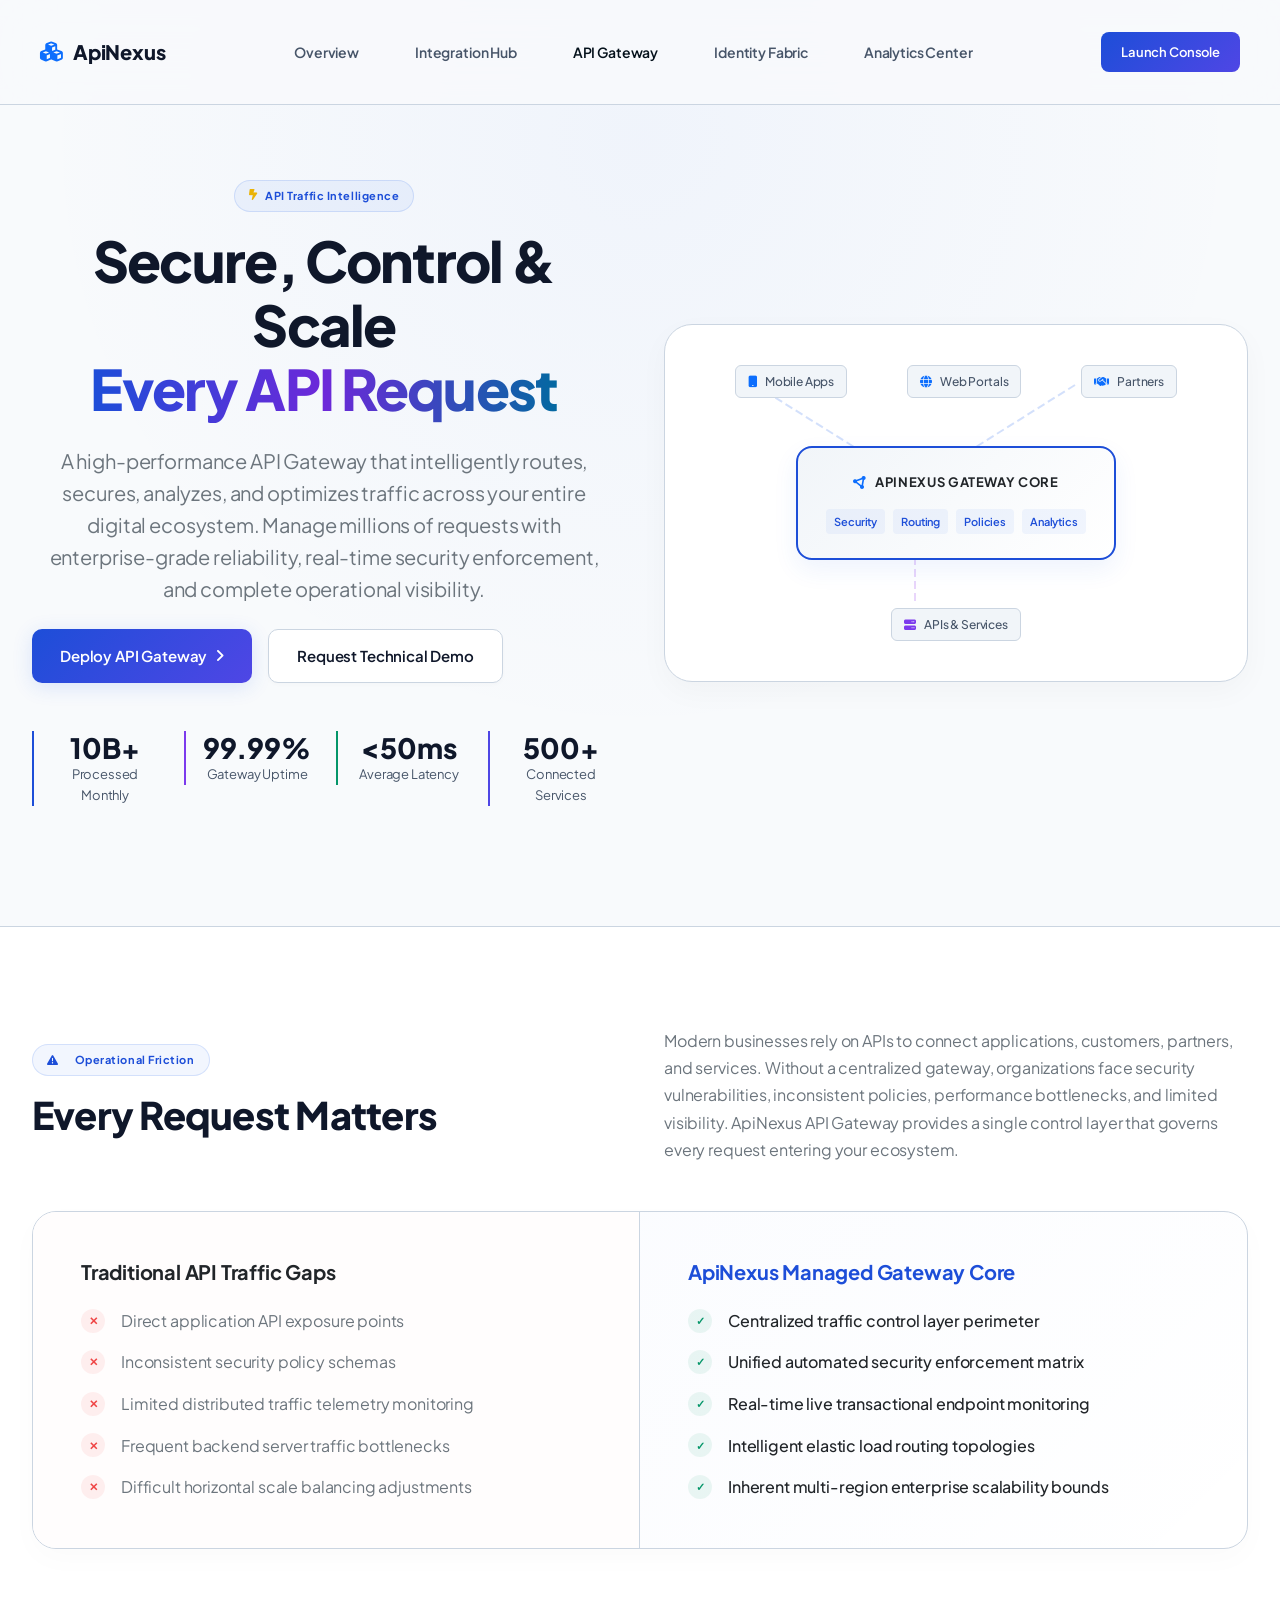
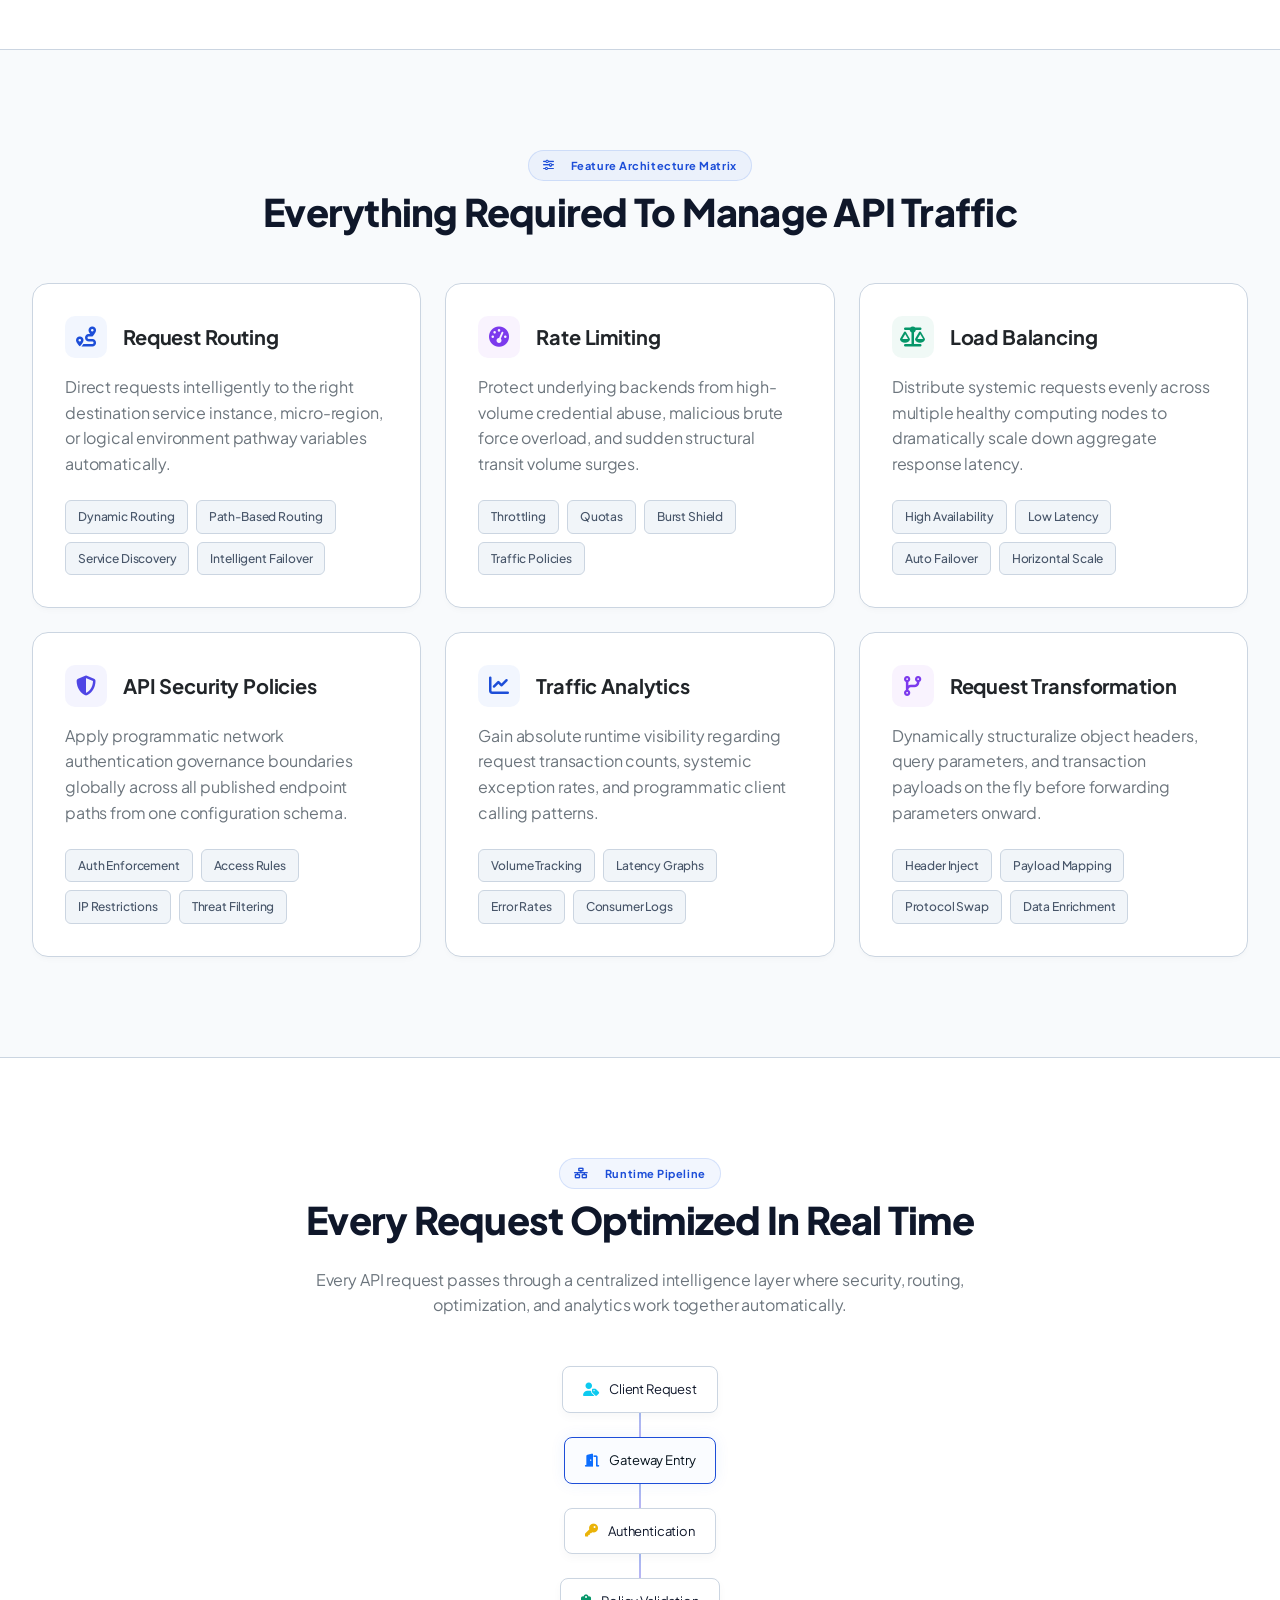
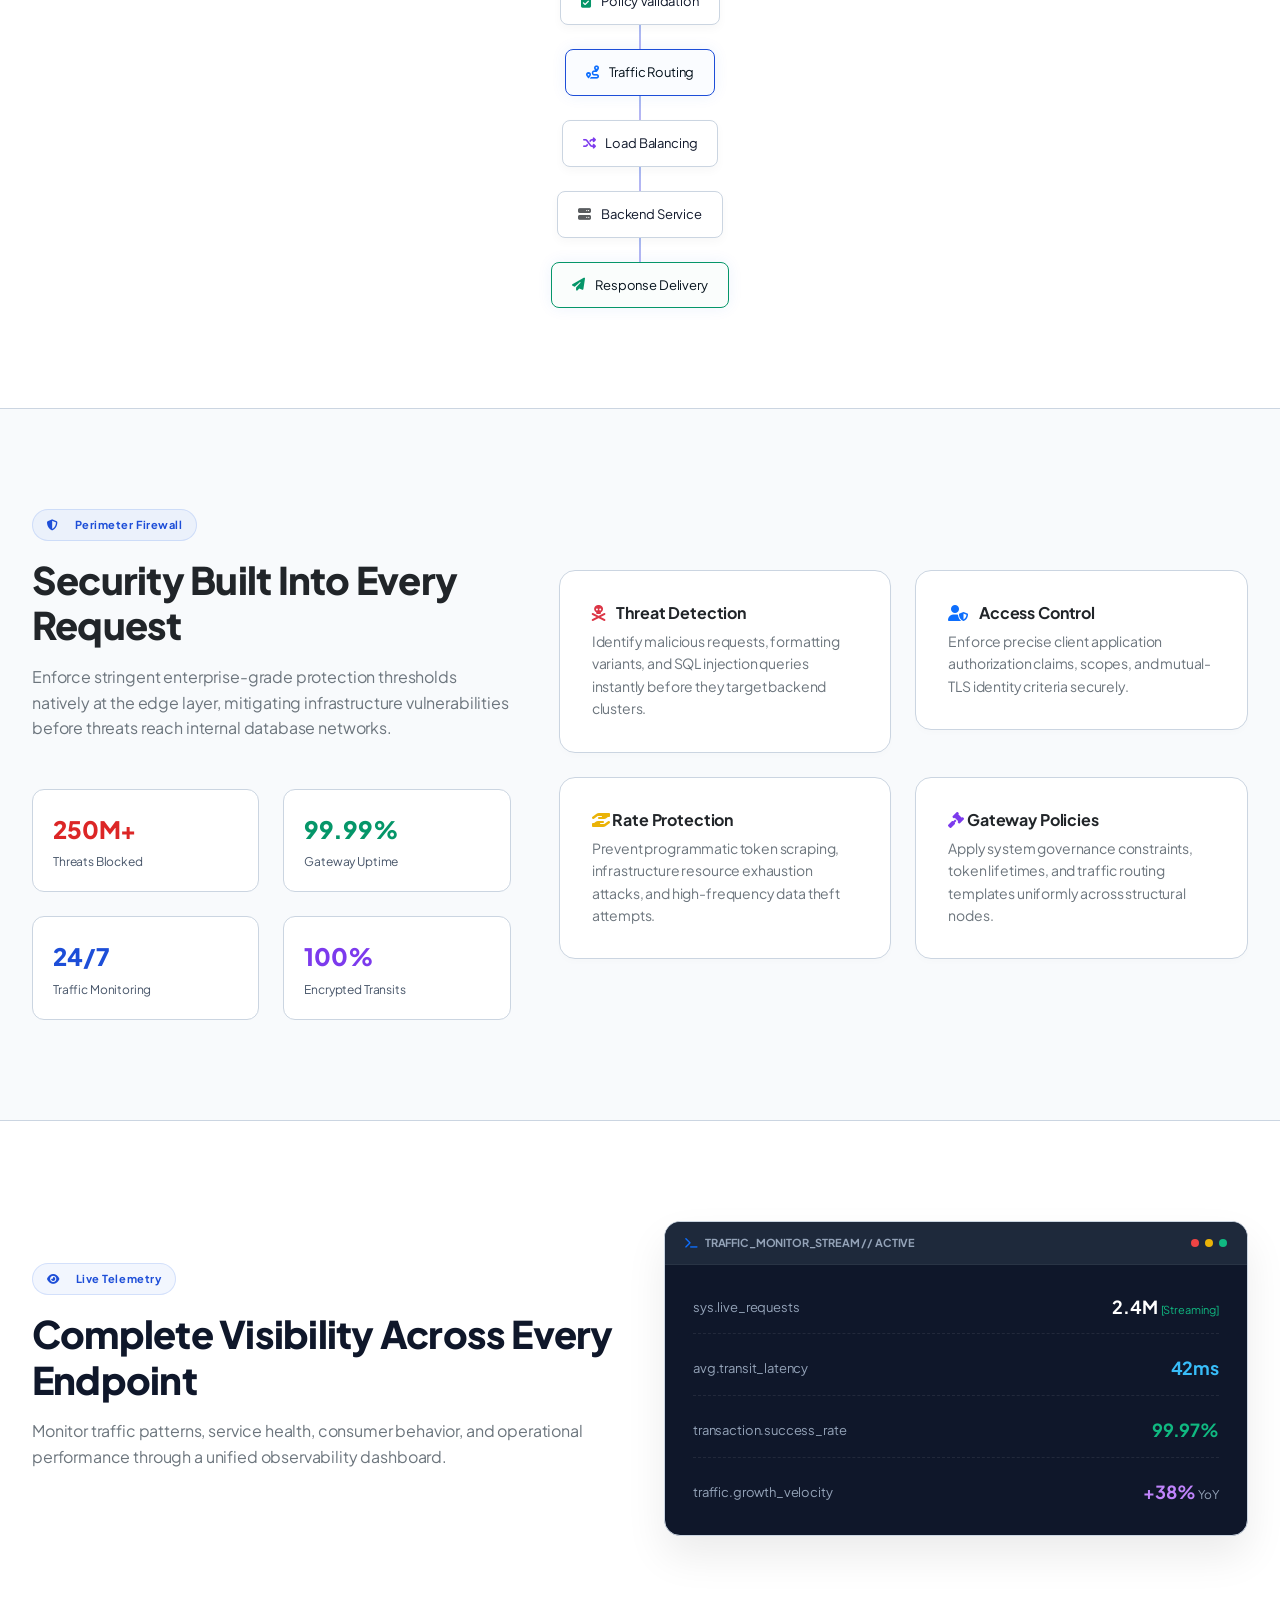
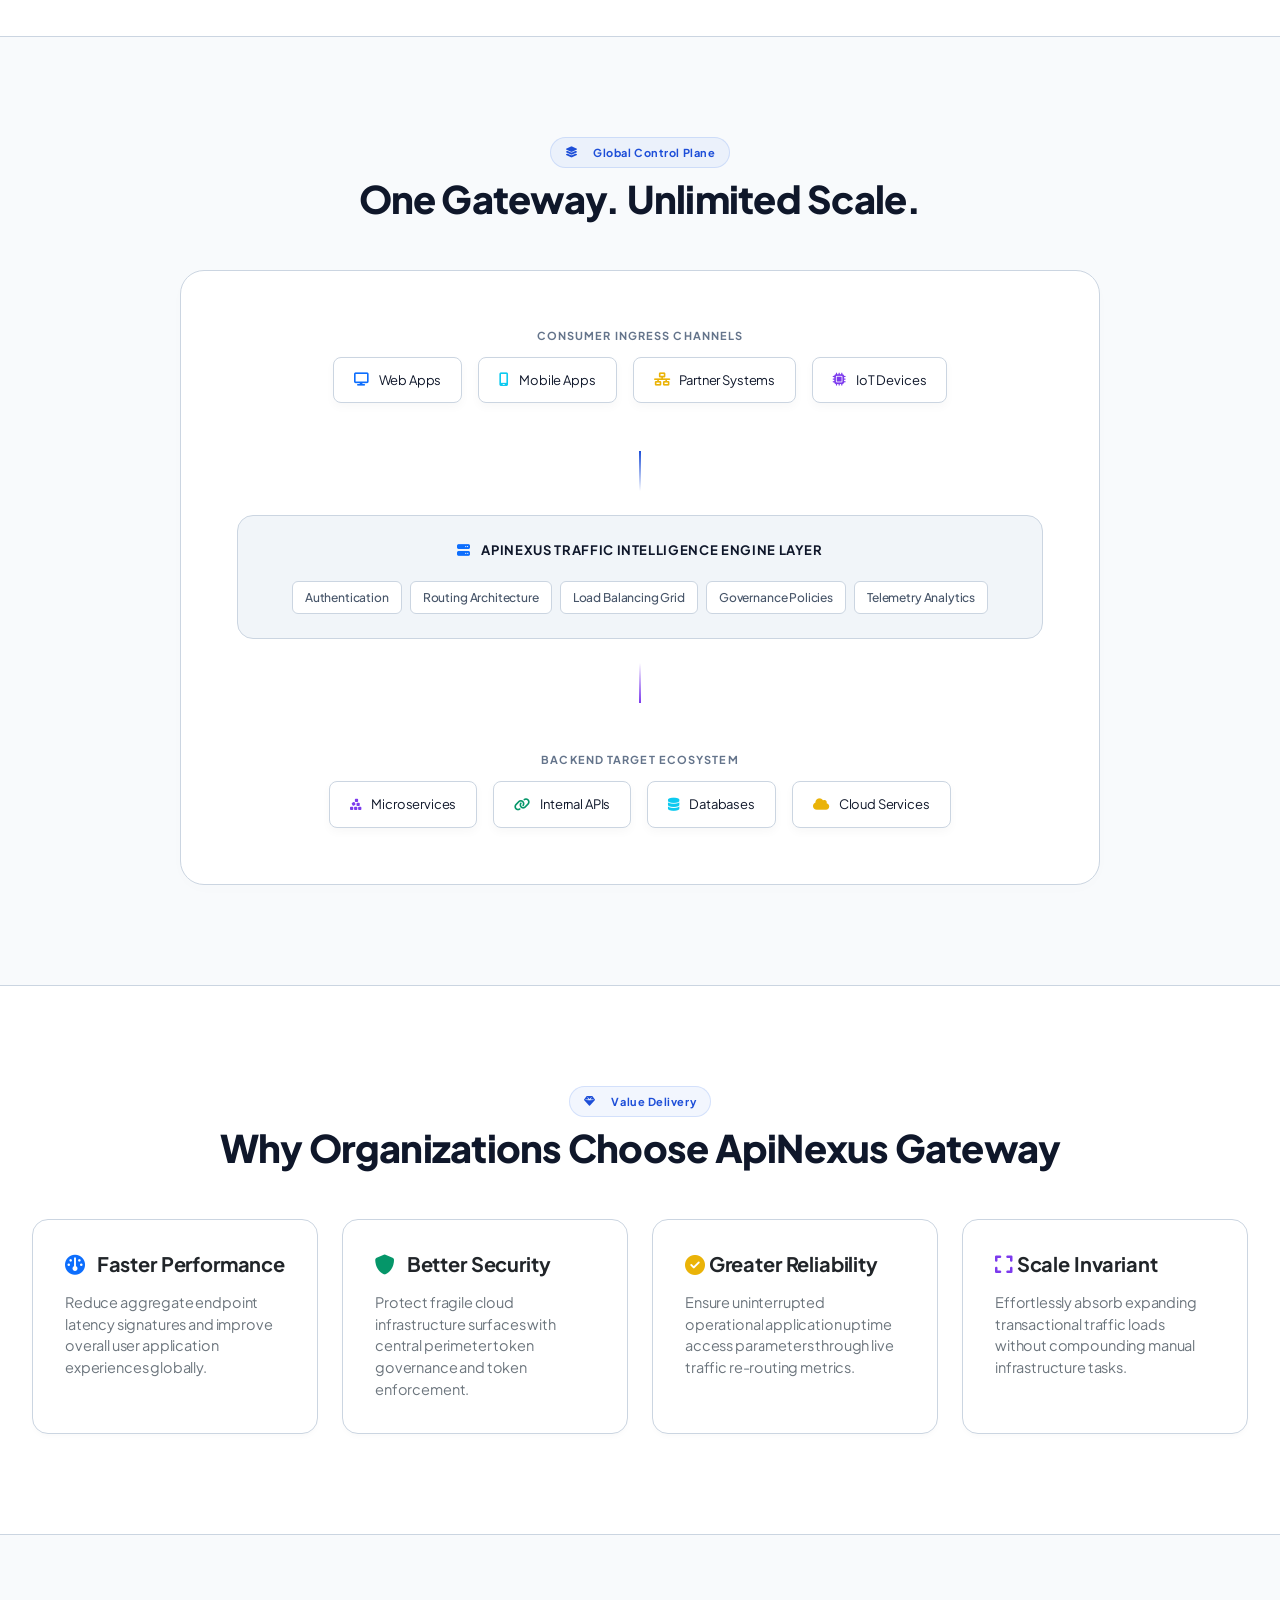
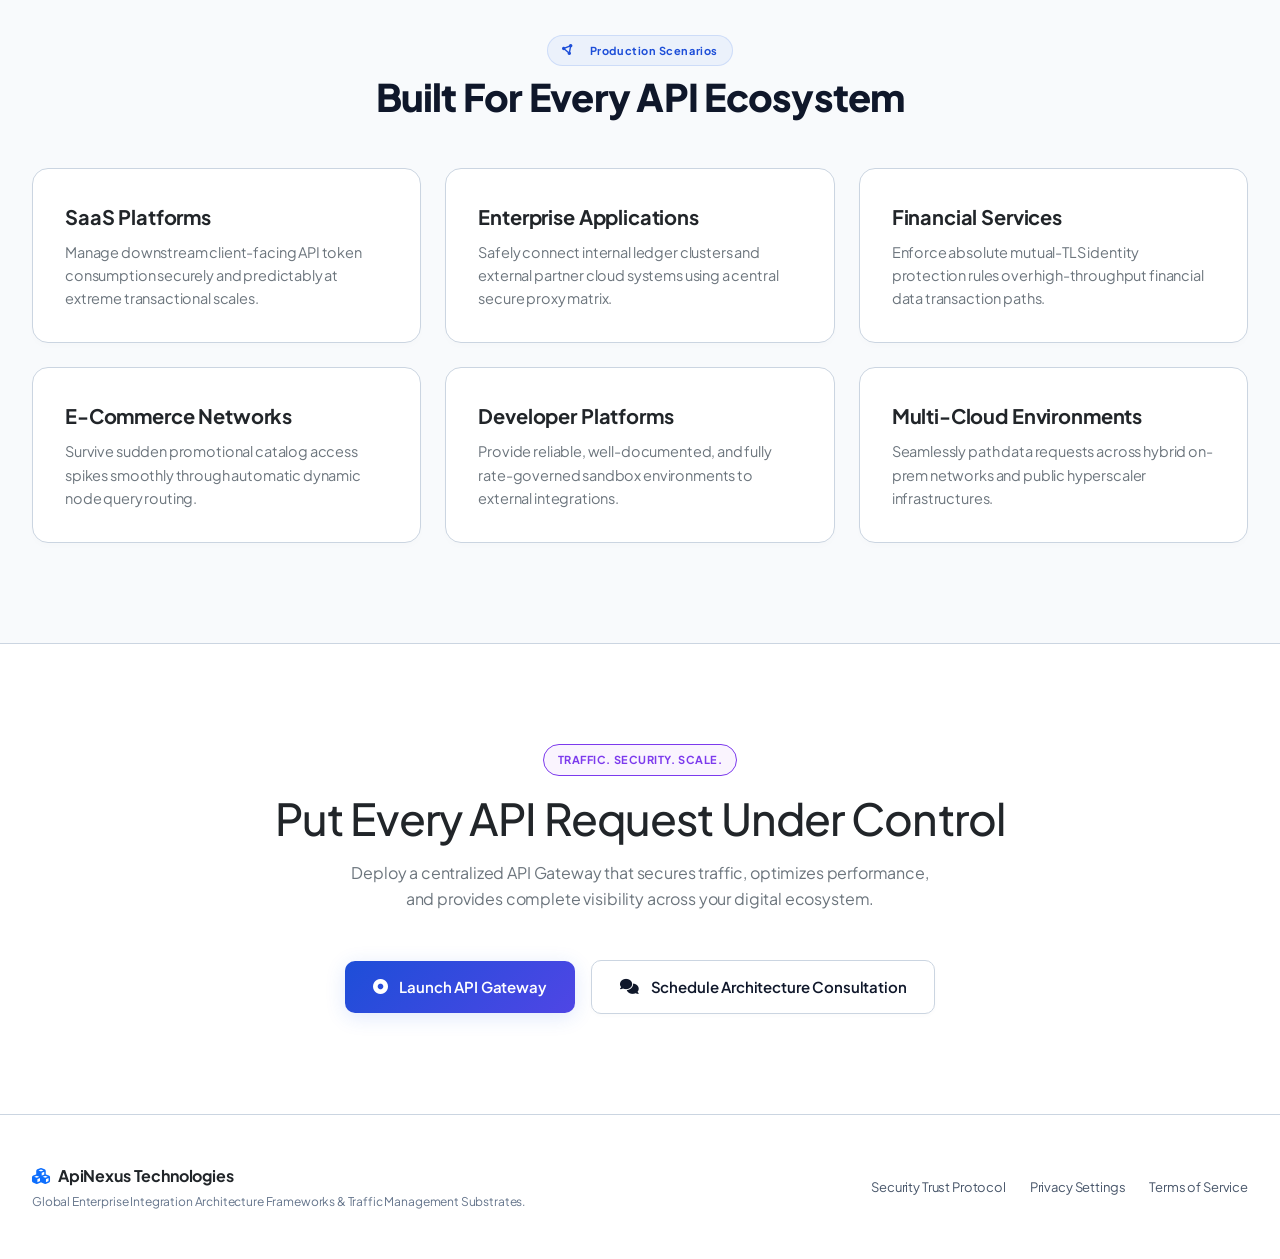
<file: API-Gateway.html>
<!DOCTYPE html>
<html lang="en" data-theme="light">

<head>
    <meta charset="UTF-8">
    <meta name="viewport" content="width=device-width, initial-scale=1.0">
    <title>ApiNexus — API Traffic Intelligence Layer</title>
    <link href="https://cdn.jsdelivr.net/npm/bootstrap@5.3.2/dist/css/bootstrap.min.css" rel="stylesheet">
    <link rel="stylesheet" href="https://cdnjs.cloudflare.com/ajax/libs/font-awesome/6.4.0/css/all.min.css">
    <link rel="preconnect" href="https://fonts.googleapis.com">
    <link rel="preconnect" href="https://fonts.gstatic.com" crossorigin>
    <link href="https://fonts.googleapis.com/css2?family=Plus+Jakarta+Sans:wght@400;500;600;700;800&family=JetBrains+Mono:wght@400;500;600&display=swap" rel="stylesheet">
        <link rel="stylesheet" href="assets/style.css">
    
    <style>
        :root {
            --bg-base: #f8fafc;
            --bg-surface: #ffffff;
            --bg-surface-secondary: #f1f5f9;
            --border-color: #e2e8f0;
            --border-color-bright: #cbd5e1;
            --brand-primary: #2563eb;
            --brand-secondary: #4f46e5;
            --brand-glow: rgba(37, 99, 235, 0.05);
            --accent-purple: #9333ea;
            --accent-emerald: #059669;
            --text-primary: #0f172a;
            --text-secondary: #475569;
            --text-muted: #64748b;
        }

        body {
            background-color: var(--bg-base);
            color: var(--text-primary);
            overflow-x: hidden;
            letter-spacing: -0.01em;
        }

        /* Nav Header Styling */
        .site-header {
            background: rgba(255, 255, 255, 0.8);
            backdrop-filter: blur(24px);
            border-bottom: 1px solid var(--border-color);
            position: fixed;
            top: 0;
            width: 100%;
            z-index: 1000;
            padding: 16px 0;
        }

        .header-wrapper {
            display: flex;
            align-items: center;
            justify-content: space-between;
        }

        .logo-block {
            display: flex;
            align-items: center;
            gap: 10px;
            font-weight: 800;
            font-size: 20px;
            color: var(--text-primary);
            text-decoration: none;
        }

        .mega-nav {
            display: flex;
            gap: 32px;
            align-items: center;
        }

        .mega-nav-item {
            color: var(--text-secondary);
            font-weight: 600;
            font-size: 14px;
            text-decoration: none;
            transition: color 0.2s ease;
        }

        .mega-nav-item:hover, .mega-nav-item.active {
            color: var(--brand-primary);
        }

        /* Micro Badges */
        .badge-micro {
            background: rgba(37, 99, 235, 0.06);
            color: var(--brand-primary);
            border: 1px solid rgba(37, 99, 235, 0.15);
            padding: 6px 14px;
            border-radius: 100px;
            font-size: 11px;
            font-weight: 700;
            display: inline-flex;
            align-items: center;
            gap: 8px;
            letter-spacing: 0.05em;
        }

        /* Hero Area */
        .hero-section {
            padding: 180px 0 100px 0;
            position: relative;
            background: radial-gradient(circle at 50% 15%, rgba(37, 99, 235, 0.04) 0%, transparent 60%);
        }

        .hero-title {
            font-size: 56px;
            font-weight: 800;
            line-height: 1.15;
            letter-spacing: -0.03em;
            color: var(--text-primary);
        }

        .hero-gradient {
            background: linear-gradient(135deg, var(--brand-primary) 30%, var(--brand-secondary) 100%);
            -webkit-background-clip: text;
            -webkit-text-fill-color: transparent;
        }

        /* Metric Widgets */
        .metric-mini-card {
            border-left: 2px solid var(--brand-primary);
            padding-left: 16px;
            margin-bottom: 20px;
        }
        .metric-mini-val {
            font-size: 28px;
            font-weight: 800;
            color: var(--text-primary);
            line-height: 1.2;
        }
        .metric-mini-lbl {
            font-size: 13px;
            color: var(--text-secondary);
        }

        /* Premium Buttons */
        .btn-premium {
            background: linear-gradient(135deg, var(--brand-primary), var(--brand-secondary));
            color: white;
            font-weight: 600;
            padding: 14px 28px;
            border-radius: 10px;
            border: none;
            transition: all 0.2s ease;
            text-decoration: none;
            display: inline-flex;
            align-items: center;
            gap: 8px;
            box-shadow: 0 4px 20px rgba(37, 99, 235, 0.15);
        }

        .btn-premium:hover {
            transform: translateY(-2px);
            box-shadow: 0 8px 25px rgba(37, 99, 235, 0.25);
            color: white;
        }

        .btn-premium-outline {
            background: var(--bg-surface);
            color: var(--text-primary);
            font-weight: 600;
            padding: 14px 28px;
            border-radius: 10px;
            border: 1px solid var(--border-color-bright);
            transition: all 0.2s ease;
            text-decoration: none;
            display: inline-flex;
            align-items: center;
            gap: 8px;
            box-shadow: 0 2px 4px rgba(0,0,0,0.02);
        }

        .btn-premium-outline:hover {
            background: #f8fafc;
            border-color: var(--brand-primary);
            color: var(--brand-primary);
        }

        /* Interactive Control Cards */
        .tower-card {
            background: var(--bg-surface);
            border: 1px solid var(--border-color);
            border-radius: 16px;
            padding: 32px;
            height: 100%;
            transition: all 0.3s cubic-bezier(0.16, 1, 0.3, 1);
            position: relative;
            overflow: hidden;
            box-shadow: 0 4px 6px -1px rgba(0, 0, 0, 0.02), 0 2px 4px -1px rgba(0, 0, 0, 0.01);
        }

        .tower-card:hover {
            border-color: var(--border-color-bright);
            transform: translateY(-4px);
            box-shadow: 0 20px 25px -5px rgba(0, 0, 0, 0.05), 0 10px 10px -5px rgba(0, 0, 0, 0.02);
        }

        /* Matrix Canvas Compare Frame */
        .split-matrix-box {
            background: var(--bg-surface);
            border: 1px solid var(--border-color);
            border-radius: 24px;
            overflow: hidden;
            box-shadow: 0 10px 30px rgba(0,0,0,0.02);
        }
        .matrix-pane-left {
            background: #fffdfd;
            border-right: 1px solid var(--border-color);
            padding: 48px;
        }
        .matrix-pane-right {
            background: linear-gradient(135deg, rgba(37, 99, 235, 0.02), transparent);
            padding: 48px;
        }

        /* Visual Flows & Node Maps */
        .flow-node {
            background: var(--bg-surface);
            border: 1px solid var(--border-color);
            padding: 12px 20px;
            border-radius: 8px;
            font-size: 13px;
            display: inline-flex;
            align-items: center;
            gap: 10px;
            color: var(--text-primary);
            box-shadow: 0 4px 10px rgba(0,0,0,0.03);
            transition: all 0.2s ease;
        }
        .flow-node.active {
            border-color: var(--brand-primary);
            background: rgba(37, 99, 235, 0.02);
            box-shadow: 0 0 15px rgba(37, 99, 235, 0.08);
        }
        .flow-connector {
            width: 2px;
            height: 24px;
            background: linear-gradient(to bottom, var(--brand-primary), var(--brand-secondary));
            margin: 0 auto;
            opacity: 0.4;
        }

        /* Pill tags */
        .micro-pill {
            background: var(--bg-surface-secondary);
            border: 1px solid var(--border-color);
            padding: 6px 12px;
            border-radius: 6px;
            font-size: 12px;
            color: var(--text-secondary);
            font-weight: 500;
        }

        /* Section Global Settings */
        .section-padding {
            padding: 100px 0;
            position: relative;
        }
        .section-headline {
            font-size: 38px;
            font-weight: 800;
            letter-spacing: -0.02em;
            color: var(--text-primary);
        }

        /* Animated Flow Line Graphic effect */
        @keyframes flowDash {
            to { stroke-dashoffset: -40; }
        }
        .animated-flow-line {
            stroke-dasharray: 8, 4;
            animation: flowDash 1.2s linear infinite;
        }
    </style>
</head>

<body>

    <header class="site-header">
        <div class="container">
            <div class="header-wrapper">
                <a href="#" class="logo-block">
                    <i class="fa-solid fa-cubes text-primary"></i> ApiNexus
                </a>
                <nav class="mega-nav d-none d-lg-flex">
                    <a href="#" class="mega-nav-item">Overview</a>
                    <a href="#" class="mega-nav-item">Integration Hub</a>
                    <a href="#" class="mega-nav-item active">API Gateway</a>
                    <a href="#" class="mega-nav-item">Identity Fabric</a>
                    <a href="#" class="mega-nav-item">Analytics Center</a>
                </nav>
                <div>
                    <a href="#" class="btn-premium" style="padding: 10px 20px; font-size: 13px; border-radius: 8px; box-shadow: none;">Launch Console</a>
                </div>
            </div>
        </div>
    </header>

    <section class="hero-section">
        <div class="container">
            <div class="row align-items-center g-5">
                <div class="col-xl-6">
                    <span class="badge-micro">
                        <i class="fa-solid fa-bolt-lightning text-warning"></i> API Traffic Intelligence
                    </span>
                    <h1 class="hero-title mt-3">
                        Secure, Control & Scale <br><span class="hero-gradient">Every API Request</span>
                    </h1>
                    <p class="text-secondary fs-5 mt-3 mb-4" style="line-height: 1.6; max-width: 550px;">
                        A high-performance API Gateway that intelligently routes, secures, analyzes, and optimizes traffic across your entire digital ecosystem. Manage millions of requests with enterprise-grade reliability, real-time security enforcement, and complete operational visibility.
                    </p>
                    
                    <div class="d-flex flex-wrap gap-3 mb-5">
                        <a href="#control-center" class="btn-premium">Deploy API Gateway <i class="fa-solid fa-angle-right"></i></a>
                        <a href="#" class="btn-premium-outline">Request Technical Demo</a>
                    </div>

                    <div class="row g-4">
                        <div class="col-sm-3 col-6">
                            <div class="metric-mini-card">
                                <div class="metric-mini-val">10B+</div>
                                <div class="metric-mini-lbl">Processed Monthly</div>
                            </div>
                        </div>
                        <div class="col-sm-3 col-6">
                            <div class="metric-mini-card" style="border-left-color: var(--accent-purple);">
                                <div class="metric-mini-val">99.99%</div>
                                <div class="metric-mini-lbl">Gateway Uptime</div>
                            </div>
                        </div>
                        <div class="col-sm-3 col-6">
                            <div class="metric-mini-card" style="border-left-color: var(--accent-emerald);">
                                <div class="metric-mini-val">&lt;50ms</div>
                                <div class="metric-mini-lbl">Average Latency</div>
                            </div>
                        </div>
                        <div class="col-sm-3 col-6">
                            <div class="metric-mini-card" style="border-left-color: var(--brand-secondary);">
                                <div class="metric-mini-val">500+</div>
                                <div class="metric-mini-lbl">Connected Services</div>
                            </div>
                        </div>
                    </div>
                </div>

                <div class="col-xl-6 text-center">
                    <div style="background: var(--bg-surface); border: 1px solid var(--border-color); box-shadow: 0 10px 30px rgba(0,0,0,0.03); border-radius: 28px; padding: 40px; position: relative;">
                        <svg style="position: absolute; inset:0; width:100%; height:100%; pointer-events:none; z-index:1;">
                            <path d="M 90 60 L 250 160" stroke="rgba(37, 99, 235, 0.2)" stroke-width="2" fill="none" class="animated-flow-line" />
                            <path d="M 410 60 L 250 160" stroke="rgba(37, 99, 235, 0.2)" stroke-width="2" fill="none" class="animated-flow-line" />
                            <path d="M 250 220 L 250 280" stroke="rgba(147, 51, 234, 0.2)" stroke-width="2" fill="none" class="animated-flow-line" />
                        </svg>

                        <div class="d-flex justify-content-around mb-5 position-relative" style="z-index:2;">
                            <span class="micro-pill"><i class="fa-solid fa-mobile-button me-2 text-primary"></i>Mobile Apps</span>
                            <span class="micro-pill"><i class="fa-solid fa-globe me-2 text-primary"></i>Web Portals</span>
                            <span class="micro-pill"><i class="fa-solid fa-handshake me-2 text-primary"></i>Partners</span>
                        </div>

                        <div class="my-5 position-relative" style="z-index: 2; max-width: 320px; margin: 0 auto;">
                            <div style="background: linear-gradient(135deg, var(--bg-surface-secondary), #ffffff); border: 2px solid var(--brand-primary); border-radius: 16px; padding: 24px; box-shadow: 0 10px 25px rgba(37, 99, 235, 0.08);">
                                <div class="fw-bold mb-2 text-dark" style="font-size: 13px; letter-spacing: 0.05em;">
                                    <i class="fa-solid fa-circle-nodes text-primary me-2"></i>APINEXUS GATEWAY CORE
                                </div>
                                <div class="d-flex flex-wrap gap-2 justify-content-center mt-3">
                                    <span style="font-size: 11px; background: rgba(37,99,235,0.06); color: var(--brand-primary); padding: 4px 8px; border-radius: 4px; font-weight: 600;">Security</span>
                                    <span style="font-size: 11px; background: rgba(37,99,235,0.06); color: var(--brand-primary); padding: 4px 8px; border-radius: 4px; font-weight: 600;">Routing</span>
                                    <span style="font-size: 11px; background: rgba(37,99,235,0.06); color: var(--brand-primary); padding: 4px 8px; border-radius: 4px; font-weight: 600;">Policies</span>
                                    <span style="font-size: 11px; background: rgba(37,99,235,0.06); color: var(--brand-primary); padding: 4px 8px; border-radius: 4px; font-weight: 600;">Analytics</span>
                                </div>
                            </div>
                        </div>

                        <div class="d-flex justify-content-center gap-3 mt-5 position-relative" style="z-index:2;">
                            <span class="micro-pill" style="border-color: var(--border-color-bright);"><i class="fa-solid fa-server me-2 text-purple"></i>APIs & Services</span>
                        </div>
                    </div>
                </div>
            </div>
        </div>
    </section>

    <section class="section-padding" style="border-top: 1px solid var(--border-color); background: #ffffff;">
        <div class="container">
            <div class="row align-items-center g-5 mb-5">
                <div class="col-lg-6">
                    <span class="badge-micro"><i class="fa-solid fa-triangle-exclamation me-2"></i>Operational Friction</span>
                    <h2 class="section-headline mt-3">Every Request Matters</h2>
                </div>
                <div class="col-lg-6">
                    <p class="text-secondary mb-0 fs-6" style="line-height: 1.7;">
                        Modern businesses rely on APIs to connect applications, customers, partners, and services. Without a centralized gateway, organizations face security vulnerabilities, inconsistent policies, performance bottlenecks, and limited visibility. ApiNexus API Gateway provides a single control layer that governs every request entering your ecosystem.
                    </p>
                </div>
            </div>

            <div class="split-matrix-box">
                <div class="row g-0">
                    <div class="col-md-6 matrix-pane-left">
                        <h4 class="fw-bold fs-5 text-dark mb-4" style="letter-spacing: -0.01em;">Traditional API Traffic Gaps</h4>
                        <div style="display: flex; flex-direction: column; gap: 16px;">
                            <div class="d-flex align-items-center gap-3 text-secondary">
                                <span style="width: 24px; height: 24px; background: rgba(239,68,68,0.08); color: #ef4444; border-radius: 50%; display: flex; align-items: center; justify-content: center; font-size: 11px; flex-shrink: 0; font-weight: bold;">✕</span>
                                <span class="fs-6">Direct application API exposure points</span>
                            </div>
                            <div class="d-flex align-items-center gap-3 text-secondary">
                                <span style="width: 24px; height: 24px; background: rgba(239,68,68,0.08); color: #ef4444; border-radius: 50%; display: flex; align-items: center; justify-content: center; font-size: 11px; flex-shrink: 0; font-weight: bold;">✕</span>
                                <span class="fs-6">Inconsistent security policy schemas</span>
                            </div>
                            <div class="d-flex align-items-center gap-3 text-secondary">
                                <span style="width: 24px; height: 24px; background: rgba(239,68,68,0.08); color: #ef4444; border-radius: 50%; display: flex; align-items: center; justify-content: center; font-size: 11px; flex-shrink: 0; font-weight: bold;">✕</span>
                                <span class="fs-6">Limited distributed traffic telemetry monitoring</span>
                            </div>
                            <div class="d-flex align-items-center gap-3 text-secondary">
                                <span style="width: 24px; height: 24px; background: rgba(239,68,68,0.08); color: #ef4444; border-radius: 50%; display: flex; align-items: center; justify-content: center; font-size: 11px; flex-shrink: 0; font-weight: bold;">✕</span>
                                <span class="fs-6">Frequent backend server traffic bottlenecks</span>
                            </div>
                            <div class="d-flex align-items-center gap-3 text-secondary">
                                <span style="width: 24px; height: 24px; background: rgba(239,68,68,0.08); color: #ef4444; border-radius: 50%; display: flex; align-items: center; justify-content: center; font-size: 11px; flex-shrink: 0; font-weight: bold;">✕</span>
                                <span class="fs-6">Difficult horizontal scale balancing adjustments</span>
                            </div>
                        </div>
                    </div>

                    <div class="col-md-6 matrix-pane-right">
                        <h4 class="fw-bold fs-5 mb-4" style="letter-spacing: -0.01em; color: var(--brand-primary) !important;">ApiNexus Managed Gateway Core</h4>
                        <div style="display: flex; flex-direction: column; gap: 16px;">
                            <div class="d-flex align-items-center gap-3 text-dark">
                                <span style="width: 24px; height: 24px; background: rgba(5,150,105,0.08); color: #059669; border-radius: 50%; display: flex; align-items: center; justify-content: center; font-size: 11px; flex-shrink: 0; font-weight: bold;">✓</span>
                                <span class="fs-6 fw-medium">Centralized traffic control layer perimeter</span>
                            </div>
                            <div class="d-flex align-items-center gap-3 text-dark">
                                <span style="width: 24px; height: 24px; background: rgba(5,150,105,0.08); color: #059669; border-radius: 50%; display: flex; align-items: center; justify-content: center; font-size: 11px; flex-shrink: 0; font-weight: bold;">✓</span>
                                <span class="fs-6 fw-medium">Unified automated security enforcement matrix</span>
                            </div>
                            <div class="d-flex align-items-center gap-3 text-dark">
                                <span style="width: 24px; height: 24px; background: rgba(5,150,105,0.08); color: #059669; border-radius: 50%; display: flex; align-items: center; justify-content: center; font-size: 11px; flex-shrink: 0; font-weight: bold;">✓</span>
                                <span class="fs-6 fw-medium">Real-time live transactional endpoint monitoring</span>
                            </div>
                            <div class="d-flex align-items-center gap-3 text-dark">
                                <span style="width: 24px; height: 24px; background: rgba(5,150,105,0.08); color: #059669; border-radius: 50%; display: flex; align-items: center; justify-content: center; font-size: 11px; flex-shrink: 0; font-weight: bold;">✓</span>
                                <span class="fs-6 fw-medium">Intelligent elastic load routing topologies</span>
                            </div>
                            <div class="d-flex align-items-center gap-3 text-dark">
                                <span style="width: 24px; height: 24px; background: rgba(5,150,105,0.08); color: #059669; border-radius: 50%; display: flex; align-items: center; justify-content: center; font-size: 11px; flex-shrink: 0; font-weight: bold;">✓</span>
                                <span class="fs-6 fw-medium">Inherent multi-region enterprise scalability bounds</span>
                            </div>
                        </div>
                    </div>
                </div>
            </div>
        </div>
    </section>

    <section id="control-center" class="section-padding" style="border-top: 1px solid var(--border-color);">
        <div class="container">
            <div class="text-center mb-5">
                <span class="badge-micro"><i class="fa-solid fa-sliders me-2"></i>Feature Architecture Matrix</span>
                <h2 class="section-headline mt-2">Everything Required To Manage API Traffic</h2>
            </div>

            <div class="row g-4 text-start">
                <div class="col-lg-4 col-md-6">
                    <div class="tower-card">
                        <div class="d-flex align-items-center gap-3 mb-3">
                            <div style="width: 42px; height: 42px; background: rgba(37,99,235,0.06); border-radius: 10px; display: flex; align-items: center; justify-content: center; color: var(--brand-primary);"><i class="fa-solid fa-route fs-5"></i></div>
                            <h3 class="fw-bold fs-5 mb-0 text-dark">Request Routing</h3>
                        </div>
                        <p class="text-secondary style-desc fs-6">Direct requests intelligently to the right destination service instance, micro-region, or logical environment pathway variables automatically.</p>
                        <div class="d-flex flex-wrap gap-2 mt-4">
                            <span class="micro-pill">Dynamic Routing</span>
                            <span class="micro-pill">Path-Based Routing</span>
                            <span class="micro-pill">Service Discovery</span>
                            <span class="micro-pill">Intelligent Failover</span>
                        </div>
                    </div>
                </div>

                <div class="col-lg-4 col-md-6">
                    <div class="tower-card">
                        <div class="d-flex align-items-center gap-3 mb-3">
                            <div style="width: 42px; height: 42px; background: rgba(147,51,234,0.06); border-radius: 10px; display: flex; align-items: center; justify-content: center; color: var(--accent-purple);"><i class="fa-solid fa-gauge-high fs-5"></i></div>
                            <h3 class="fw-bold fs-5 mb-0 text-dark">Rate Limiting</h3>
                        </div>
                        <p class="text-secondary style-desc fs-6">Protect underlying backends from high-volume credential abuse, malicious brute force overload, and sudden structural transit volume surges.</p>
                        <div class="d-flex flex-wrap gap-2 mt-4">
                            <span class="micro-pill">Throttling</span>
                            <span class="micro-pill">Quotas</span>
                            <span class="micro-pill">Burst Shield</span>
                            <span class="micro-pill">Traffic Policies</span>
                        </div>
                    </div>
                </div>

                <div class="col-lg-4 col-md-6">
                    <div class="tower-card">
                        <div class="d-flex align-items-center gap-3 mb-3">
                            <div style="width: 42px; height: 42px; background: rgba(5,150,105,0.06); border-radius: 10px; display: flex; align-items: center; justify-content: center; color: var(--accent-emerald);"><i class="fa-solid fa-scale-balanced fs-5"></i></div>
                            <h3 class="fw-bold fs-5 mb-0 text-dark">Load Balancing</h3>
                        </div>
                        <p class="text-secondary style-desc fs-6">Distribute systemic requests evenly across multiple healthy computing nodes to dramatically scale down aggregate response latency.</p>
                        <div class="d-flex flex-wrap gap-2 mt-4">
                            <span class="micro-pill">High Availability</span>
                            <span class="micro-pill">Low Latency</span>
                            <span class="micro-pill">Auto Failover</span>
                            <span class="micro-pill">Horizontal Scale</span>
                        </div>
                    </div>
                </div>

                <div class="col-lg-4 col-md-6">
                    <div class="tower-card">
                        <div class="d-flex align-items-center gap-3 mb-3">
                            <div style="width: 42px; height: 42px; background: rgba(79,70,229,0.06); border-radius: 10px; display: flex; align-items: center; justify-content: center; color: var(--brand-secondary);"><i class="fa-solid fa-shield-halved fs-5"></i></div>
                            <h3 class="fw-bold fs-5 mb-0 text-dark">API Security Policies</h3>
                        </div>
                        <p class="text-secondary style-desc fs-6">Apply programmatic network authentication governance boundaries globally across all published endpoint paths from one configuration schema.</p>
                        <div class="d-flex flex-wrap gap-2 mt-4">
                            <span class="micro-pill">Auth Enforcement</span>
                            <span class="micro-pill">Access Rules</span>
                            <span class="micro-pill">IP Restrictions</span>
                            <span class="micro-pill">Threat Filtering</span>
                        </div>
                    </div>
                </div>

                <div class="col-lg-4 col-md-6">
                    <div class="tower-card">
                        <div class="d-flex align-items-center gap-3 mb-3">
                            <div style="width: 42px; height: 42px; background: rgba(37,99,235,0.06); border-radius: 10px; display: flex; align-items: center; justify-content: center; color: var(--brand-primary);"><i class="fa-solid fa-chart-line fs-5"></i></div>
                            <h3 class="fw-bold fs-5 mb-0 text-dark">Traffic Analytics</h3>
                        </div>
                        <p class="text-secondary style-desc fs-6">Gain absolute runtime visibility regarding request transaction counts, systemic exception rates, and programmatic client calling patterns.</p>
                        <div class="d-flex flex-wrap gap-2 mt-4">
                            <span class="micro-pill">Volume Tracking</span>
                            <span class="micro-pill">Latency Graphs</span>
                            <span class="micro-pill">Error Rates</span>
                            <span class="micro-pill">Consumer Logs</span>
                        </div>
                    </div>
                </div>

                <div class="col-lg-4 col-md-6">
                    <div class="tower-card">
                        <div class="d-flex align-items-center gap-3 mb-3">
                            <div style="width: 42px; height: 42px; background: rgba(147,51,234,0.06); border-radius: 10px; display: flex; align-items: center; justify-content: center; color: var(--accent-purple);"><i class="fa-solid fa-code-branch fs-5"></i></div>
                            <h3 class="fw-bold fs-5 mb-0 text-dark">Request Transformation</h3>
                        </div>
                        <p class="text-secondary style-desc fs-6">Dynamically structuralize object headers, query parameters, and transaction payloads on the fly before forwarding parameters onward.</p>
                        <div class="d-flex flex-wrap gap-2 mt-4">
                            <span class="micro-pill">Header Inject</span>
                            <span class="micro-pill">Payload Mapping</span>
                            <span class="micro-pill">Protocol Swap</span>
                            <span class="micro-pill">Data Enrichment</span>
                        </div>
                    </div>
                </div>
            </div>
        </div>
    </section>

    <section class="section-padding" style="border-top: 1px solid var(--border-color); background: #ffffff;">
        <div class="container text-center">
            <span class="badge-micro"><i class="fa-solid fa-network-wired me-2"></i>Runtime Pipeline</span>
            <h2 class="section-headline mt-2 mb-4">Every Request Optimized In Real Time</h2>
            <p class="text-secondary mx-auto mb-5 fs-6" style="max-width: 650px;">
                Every API request passes through a centralized intelligence layer where security, routing, optimization, and analytics work together automatically.
            </p>

            <div class="d-flex flex-column align-items-center mt-4">
                <div class="flow-node"><i class="fa-solid fa-user-tag text-info"></i> Client Request</div>
                <div class="flow-connector"></div>
                <div class="flow-node active"><i class="fa-solid fa-door-open text-primary"></i> Gateway Entry</div>
                <div class="flow-connector"></div>
                <div class="flow-node"><i class="fa-solid fa-key text-warning"></i> Authentication</div>
                <div class="flow-connector"></div>
                <div class="flow-node"><i class="fa-solid fa-clipboard-check text-success"></i> Policy Validation</div>
                <div class="flow-connector"></div>
                <div class="flow-node active"><i class="fa-solid fa-route text-primary"></i> Traffic Routing</div>
                <div class="flow-connector"></div>
                <div class="flow-node"><i class="fa-solid fa-shuffle text-purple"></i> Load Balancing</div>
                <div class="flow-connector"></div>
                <div class="flow-node"><i class="fa-solid fa-server text-muted"></i> Backend Service</div>
                <div class="flow-connector"></div>
                <div class="flow-node active" style="border-color:#059669; background:rgba(5,150,105,0.02);"><i class="fa-solid fa-paper-plane text-success"></i> Response Delivery</div>
            </div>
        </div>
    </section>

    <section class="section-padding" style="border-top: 1px solid var(--border-color);">
        <div class="container">
            <div class="row align-items-center g-5">
                <div class="col-lg-5">
                    <span class="badge-micro"><i class="fa-solid fa-shield-halved me-2"></i>Perimeter Firewall</span>
                    <h2 class="section-headline mt-3 text-dark">Security Built Into Every Request</h2>
                    <p class="text-secondary mt-3 mb-5 fs-6" style="line-height: 1.6;">
                        Enforce stringent enterprise-grade protection thresholds natively at the edge layer, mitigating infrastructure vulnerabilities before threats reach internal database networks.
                    </p>

                    <div class="row g-4">
                        <div class="col-6">
                            <div style="background: var(--bg-surface); padding: 20px; border-radius: 12px; border: 1px solid var(--border-color);">
                                <div style="font-size: 24px; font-weight:800; color:#dc2626;">250M+</div>
                                <div style="font-size: 12px; color: var(--text-secondary); margin-top: 4px;">Threats Blocked</div>
                            </div>
                        </div>
                        <div class="col-6">
                            <div style="background: var(--bg-surface); padding: 20px; border-radius: 12px; border: 1px solid var(--border-color);">
                                <div style="font-size: 24px; font-weight:800; color:var(--accent-emerald);">99.99%</div>
                                <div style="font-size: 12px; color: var(--text-secondary); margin-top: 4px;">Gateway Uptime</div>
                            </div>
                        </div>
                        <div class="col-6">
                            <div style="background: var(--bg-surface); padding: 20px; border-radius: 12px; border: 1px solid var(--border-color);">
                                <div style="font-size: 24px; font-weight:800; color:var(--brand-primary);">24/7</div>
                                <div style="font-size: 12px; color: var(--text-secondary); margin-top: 4px;">Traffic Monitoring</div>
                            </div>
                        </div>
                        <div class="col-6">
                            <div style="background: var(--bg-surface); padding: 20px; border-radius: 12px; border: 1px solid var(--border-color);">
                                <div style=" font-size: 24px; font-weight:800; color:var(--accent-purple);">100%</div>
                                <div style="font-size: 12px; color: var(--text-secondary); margin-top: 4px;">Encrypted Transits</div>
                            </div>
                        </div>
                    </div>
                </div>

                <div class="col-lg-7">
                    <div class="row g-4">
                        <div class="col-sm-6">
                            <div style="background:var(--bg-surface); border: 1px solid var(--border-color); border-radius: 16px; padding: 32px; box-shadow: 0 4px 6px rgba(0,0,0,0.01);">
                                <h4 class="fw-bold fs-6 text-dark mb-2"><i class="fa-solid fa-skull-crossbones text-danger me-2"></i> Threat Detection</h4>
                                <p class="text-secondary mb-0 style-desc" style="font-size: 14px;">Identify malicious requests, formatting variants, and SQL injection queries instantly before they target backend clusters.</p>
                            </div>
                        </div>
                        <div class="col-sm-6">
                            <div style="background:var(--bg-surface); border: 1px solid var(--border-color); border-radius: 16px; padding: 32px; box-shadow: 0 4px 6px rgba(0,0,0,0.01);">
                                <h4 class="fw-bold fs-6 text-dark mb-2"><i class="fa-solid fa-user-shield text-primary me-2"></i> Access Control</h4>
                                <p class="text-secondary mb-0 style-desc" style="font-size: 14px;">Enforce precise client application authorization claims, scopes, and mutual-TLS identity criteria securely.</p>
                            </div>
                        </div>
                        <div class="col-sm-6">
                            <div style="background:var(--bg-surface); border: 1px solid var(--border-color); border-radius: 16px; padding: 32px; box-shadow: 0 4px 6px rgba(0,0,0,0.01);">
                                <h4 class="fw-bold fs-6 text-dark mb-2"><i class="fa-solid fa-hand-holding-hand text-warning"></i> Rate Protection</h4>
                                <p class="text-secondary mb-0 style-desc" style="font-size: 14px;">Prevent programmatic token scraping, infrastructure resource exhaustion attacks, and high-frequency data theft attempts.</p>
                            </div>
                        </div>
                        <div class="col-sm-6">
                            <div style="background:var(--bg-surface); border: 1px solid var(--border-color); border-radius: 16px; padding: 32px; box-shadow: 0 4px 6px rgba(0,0,0,0.01);">
                                <h4 class="fw-bold fs-6 text-dark mb-2"><i class="fa-solid fa-gavel text-purple"></i> Gateway Policies</h4>
                                <p class="text-secondary mb-0 style-desc" style="font-size: 14px;">Apply system governance constraints, token lifetimes, and traffic routing templates uniformly across structural nodes.</p>
                            </div>
                        </div>
                    </div>
                </div>
            </div>
        </div>
    </section>

    <section class="section-padding" style="border-top: 1px solid var(--border-color); background: #ffffff;">
        <div class="container">
            <div class="row align-items-center g-5">
                <div class="col-lg-6">
                    <span class="badge-micro"><i class="fa-solid fa-eye me-2"></i>Live Telemetry</span>
                    <h2 class="section-headline mt-3">Complete Visibility Across Every Endpoint</h2>
                    <p class="text-secondary mt-3 mb-4 fs-6" style="line-height: 1.6;">
                        Monitor traffic patterns, service health, consumer behavior, and operational performance through a unified observability dashboard.
                    </p>
                </div>

                <div class="col-lg-6">
                    <div style="background:#0f172a; border: 1px solid var(--border-color-bright); border-radius: 16px;  overflow:hidden; box-shadow: 0 20px 40px rgba(0,0,0,0.08);">
                        <div style="background: #1e293b; padding: 12px 20px; border-bottom: 1px solid rgba(255,255,255,0.05); display:flex; align-items:center; justify-content:space-between;">
                            <span style="font-size: 11px; color: #94a3b8; font-weight:700;"><i class="fa-solid fa-terminal text-primary me-2"></i>TRAFFIC_MONITOR_STREAM // ACTIVE</span>
                            <div style="display:flex; gap:6px;">
                                <span style="width:8px; height:8px; background:#ef4444; border-radius:50%;"></span>
                                <span style="width:8px; height:8px; background:#eab308; border-radius:50%;"></span>
                                <span style="width:8px; height:8px; background:#10b981; border-radius:50%;"></span>
                            </div>
                        </div>
                        <div style="padding: 28px; display:flex; flex-direction:column; gap:20px;">
                            <div class="d-flex justify-content-between align-items-center" style="border-bottom:1px dashed rgba(255,255,255,0.08); padding-bottom:12px;">
                                <span style="color:#94a3b8; font-size:13px;">sys.live_requests</span>
                                <span style="color:#fff; font-weight:700; font-size:18px;">2.4M <span style="color:#10b981; font-size:11px; font-weight:normal;">[Streaming]</span></span>
                            </div>
                            <div class="d-flex justify-content-between align-items-center" style="border-bottom:1px dashed rgba(255,255,255,0.08); padding-bottom:12px;">
                                <span style="color:#94a3b8; font-size:13px;">avg.transit_latency</span>
                                <span style="color:#38bdf8; font-weight:700; font-size:18px;">42ms</span>
                            </div>
                            <div class="d-flex justify-content-between align-items-center" style="border-bottom:1px dashed rgba(255,255,255,0.08); padding-bottom:12px;">
                                <span style="color:#94a3b8; font-size:13px;">transaction.success_rate</span>
                                <span style="color:#10b981; font-weight:700; font-size:18px;">99.97%</span>
                            </div>
                            <div class="d-flex justify-content-between align-items-center">
                                <span style="color:#94a3b8; font-size:13px;">traffic.growth_velocity</span>
                                <span style="color:#c084fc; font-weight:700; font-size:18px;">+38% <span style="font-size:12px; font-weight:normal; color:#94a3b8;">YoY</span></span>
                            </div>
                        </div>
                    </div>
                </div>
            </div>
        </div>
    </section>

    <section class="section-padding" style="border-top: 1px solid var(--border-color);">
        <div class="container text-center">
            <span class="badge-micro"><i class="fa-solid fa-layer-group me-2"></i>Global Control Plane</span>
            <h2 class="section-headline mt-2 mb-5">One Gateway. Unlimited Scale.</h2>

            <div style="background:var(--bg-surface); border: 1px solid var(--border-color); border-radius: 24px; padding: 56px; max-width: 920px; margin: 0 auto; position:relative; box-shadow: 0 4px 20px rgba(0,0,0,0.01);">
                
                <div class="mb-5">
                    <span style="font-size:11px; color:var(--text-muted); display:block; margin-bottom:12px; font-weight:700; letter-spacing:0.1em;">CONSUMER INGRESS CHANNELS</span>
                    <div class="d-flex flex-wrap gap-3 justify-content-center">
                        <span class="flow-node"><i class="fa-solid fa-display text-primary"></i> Web Apps</span>
                        <span class="flow-node"><i class="fa-solid fa-mobile-screen text-info"></i> Mobile Apps</span>
                        <span class="flow-node"><i class="fa-solid fa-network-wired text-warning"></i> Partner Systems</span>
                        <span class="flow-node"><i class="fa-solid fa-microchip text-purple"></i> IoT Devices</span>
                    </div>
                </div>

                <div style="width:2px; height:40px; background: linear-gradient(to bottom, var(--brand-primary), transparent); margin: 0 auto 24px auto;"></div>

                <div class="p-4 my-4" style="background: var(--bg-surface-secondary); border: 1px solid var(--border-color-bright); border-radius:16px;">
                    <div style="font-weight:700; color:var(--text-primary); font-size:13px; letter-spacing:0.05em; margin-bottom:20px;">
                        <i class="fa-solid fa-server text-primary me-2"></i> APINEXUS TRAFFIC INTELLIGENCE ENGINE LAYER
                    </div>
                    <div class="d-flex flex-wrap justify-content-center gap-2">
                        <span class="micro-pill" style="background:#fff;">Authentication</span>
                        <span class="micro-pill" style="background:#fff;">Routing Architecture</span>
                        <span class="micro-pill" style="background:#fff;">Load Balancing Grid</span>
                        <span class="micro-pill" style="background:#fff;">Governance Policies</span>
                        <span class="micro-pill" style="background:#fff;">Telemetry Analytics</span>
                    </div>
                </div>

                <div style="width:2px; height:40px; background: linear-gradient(to bottom, transparent, var(--accent-purple)); margin: 24px auto 24px auto;"></div>

                <div class="mt-5">
                    <span style="font-size:11px; color:var(--text-muted); display:block; margin-bottom:12px; font-weight:700; letter-spacing:0.1em;">BACKEND TARGET ECOSYSTEM</span>
                    <div class="d-flex flex-wrap gap-3 justify-content-center">
                        <span class="flow-node"><i class="fa-solid fa-cubes-stacked text-purple"></i> Microservices</span>
                        <span class="flow-node"><i class="fa-solid fa-link text-success"></i> Internal APIs</span>
                        <span class="flow-node"><i class="fa-solid fa-database text-info"></i> Databases</span>
                        <span class="flow-node"><i class="fa-solid fa-cloud text-warning"></i> Cloud Services</span>
                    </div>
                </div>

            </div>
        </div>
    </section>

    <section class="section-padding" style="border-top: 1px solid var(--border-color); background: #ffffff;">
        <div class="container">
            <div class="text-center mb-5">
                <span class="badge-micro"><i class="fa-solid fa-gem me-2"></i>Value Delivery</span>
                <h2 class="section-headline mt-2">Why Organizations Choose ApiNexus Gateway</h2>
            </div>

            <div class="row g-4">
                <div class="col-lg-3 col-md-6">
                    <div class="tower-card">
                        <h4 class="fw-bold fs-5 text-dark mb-3"><i class="fa-solid fa-gauge text-primary me-2"></i> Faster Performance</h4>
                        <p class="text-secondary mb-0" style="font-size: 14.5px; line-height:1.5;">Reduce aggregate endpoint latency signatures and improve overall user application experiences globally.</p>
                    </div>
                </div>
                <div class="col-lg-3 col-md-6">
                    <div class="tower-card">
                        <h4 class="fw-bold fs-5 text-dark mb-3"><i class="fa-solid fa-shield text-success me-2"></i> Better Security</h4>
                        <p class="text-secondary mb-0" style="font-size: 14.5px; line-height:1.5;">Protect fragile cloud infrastructure surfaces with central perimeter token governance and token enforcement.</p>
                    </div>
                </div>
                <div class="col-lg-3 col-md-6">
                    <div class="tower-card">
                        <h4 class="fw-bold fs-5 text-dark mb-3"><i class="fa-solid fa-circle-check text-warning"></i> Greater Reliability</h4>
                        <p class="text-secondary mb-0" style="font-size: 14.5px; line-height:1.5;">Ensure uninterrupted operational application uptime access parameters through live traffic re-routing metrics.</p>
                    </div>
                </div>
                <div class="col-lg-3 col-md-6">
                    <div class="tower-card">
                        <h4 class="fw-bold fs-5 text-dark mb-3"><i class="fa-solid fa-expand text-purple"></i> Scale Invariant</h4>
                        <p class="text-secondary mb-0" style="font-size: 14.5px; line-height:1.5;">Effortlessly absorb expanding transactional traffic loads without compounding manual infrastructure tasks.</p>
                    </div>
                </div>
            </div>
        </div>
    </section>

    <section class="section-padding" style="border-top: 1px solid var(--border-color);">
        <div class="container">
            <div class="text-center mb-5">
                <span class="badge-micro"><i class="fa-solid fa-circle-nodes me-2"></i>Production Scenarios</span>
                <h2 class="section-headline mt-2">Built For Every API Ecosystem</h2>
            </div>

            <div class="row g-4">
                <div class="col-md-4">
                    <div style="background:var(--bg-surface); border: 1px solid var(--border-color); padding: 32px; border-radius: 16px; height: 100%; box-shadow: 0 4px 6px rgba(0,0,0,0.01);">
                        <div class="fw-bold text-dark fs-5 mb-2">SaaS Platforms</div>
                        <p class="text-secondary mb-0" style="font-size:14.5px;">Manage downstream client-facing API token consumption securely and predictably at extreme transactional scales.</p>
                    </div>
                </div>
                <div class="col-md-4">
                    <div style="background:var(--bg-surface); border: 1px solid var(--border-color); padding: 32px; border-radius: 16px; height: 100%; box-shadow: 0 4px 6px rgba(0,0,0,0.01);">
                        <div class="fw-bold text-dark fs-5 mb-2">Enterprise Applications</div>
                        <p class="text-secondary mb-0" style="font-size:14.5px;">Safely connect internal ledger clusters and external partner cloud systems using a central secure proxy matrix.</p>
                    </div>
                </div>
                <div class="col-md-4">
                    <div style="background:var(--bg-surface); border: 1px solid var(--border-color); padding: 32px; border-radius: 16px; height: 100%; box-shadow: 0 4px 6px rgba(0,0,0,0.01);">
                        <div class="fw-bold text-dark fs-5 mb-2">Financial Services</div>
                        <p class="text-secondary mb-0" style="font-size:14.5px;">Enforce absolute mutual-TLS identity protection rules over high-throughput financial data transaction paths.</p>
                    </div>
                </div>
                <div class="col-md-4">
                    <div style="background:var(--bg-surface); border: 1px solid var(--border-color); padding: 32px; border-radius: 16px; height: 100%; box-shadow: 0 4px 6px rgba(0,0,0,0.01);">
                        <div class="fw-bold text-dark fs-5 mb-2">E-Commerce Networks</div>
                        <p class="text-secondary mb-0" style="font-size:14.5px;">Survive sudden promotional catalog access spikes smoothly through automatic dynamic node query routing.</p>
                    </div>
                </div>
                <div class="col-md-4">
                    <div style="background:var(--bg-surface); border: 1px solid var(--border-color); padding: 32px; border-radius: 16px; height: 100%; box-shadow: 0 4px 6px rgba(0,0,0,0.01);">
                        <div class="fw-bold text-dark fs-5 mb-2">Developer Platforms</div>
                        <p class="text-secondary mb-0" style="font-size:14.5px;">Provide reliable, well-documented, and fully rate-governed sandbox environments to external integrations.</p>
                    </div>
                </div>
                <div class="col-md-4">
                    <div style="background:var(--bg-surface); border: 1px solid var(--border-color); padding: 32px; border-radius: 16px; height: 100%; box-shadow: 0 4px 6px rgba(0,0,0,0.01);">
                        <div class="fw-bold text-dark fs-5 mb-2">Multi-Cloud Environments</div>
                        <p class="text-secondary mb-0" style="font-size:14.5px;">Seamlessly path data requests across hybrid on-prem networks and public hyperscaler infrastructures.</p>
                    </div>
                </div>
            </div>
        </div>
    </section>

    <section class="section-padding text-center overflow-hidden" style="border-top: 1px solid var(--border-color); background: #ffffff;">
        <div class="container position-relative" style="z-index:10;">
            <span class="badge-micro" style="border-color: var(--accent-purple); color: var(--accent-purple); background: rgba(147,51,234,0.05);">TRAFFIC. SECURITY. SCALE.</span>
            <h2 class="fw-extrabold text-dark mt-3 mb-3" style="font-size: 44px; letter-spacing: -0.02em;">Put Every API Request Under Control</h2>
            <p class="text-secondary fs-6 mx-auto mb-5" style="max-width: 600px;">
                Deploy a centralized API Gateway that secures traffic, optimizes performance, and provides complete visibility across your digital ecosystem.
            </p>
            <div class="d-flex justify-content-center align-items-center gap-3 flex-wrap">
                <a href="#" class="btn-premium"><i class="fa-solid fa-circle-dot me-1"></i> Launch API Gateway</a>
                <a href="#" class="btn-premium-outline"><i class="fa-solid fa-comments me-1"></i> Schedule Architecture Consultation</a>
            </div>
        </div>
    </section>

    <footer style="background-color: var(--bg-surface); border-top: 1px solid var(--border-color); padding: 48px 0;">
        <div class="container d-flex flex-column flex-md-row justify-content-between align-items-center gap-3">
            <div>
                <span class="fw-bold text-dark fs-6"><i class="fa-solid fa-cubes text-primary me-2"></i>ApiNexus Technologies</span>
                <p style="font-size: 12px; color: var(--text-muted); margin-bottom: 0; margin-top: 4px;">Global Enterprise Integration Architecture Frameworks & Traffic Management Substrates.</p>
            </div>
            <div style="display: flex; gap: 24px;">
                <a href="#" style="font-size: 13px; color: var(--text-secondary); text-decoration: none;">Security Trust Protocol</a>
                <a href="#" style="font-size: 13px; color: var(--text-secondary); text-decoration: none;">Privacy Settings</a>
                <a href="#" style="font-size: 13px; color: var(--text-secondary); text-decoration: none;">Terms of Service</a>
            </div>
        </div>
    </footer>

    <script src="https://cdn.jsdelivr.net/npm/bootstrap@5.3.2/dist/js/bootstrap.bundle.min.js"></script>
</body>
</html>
</file>
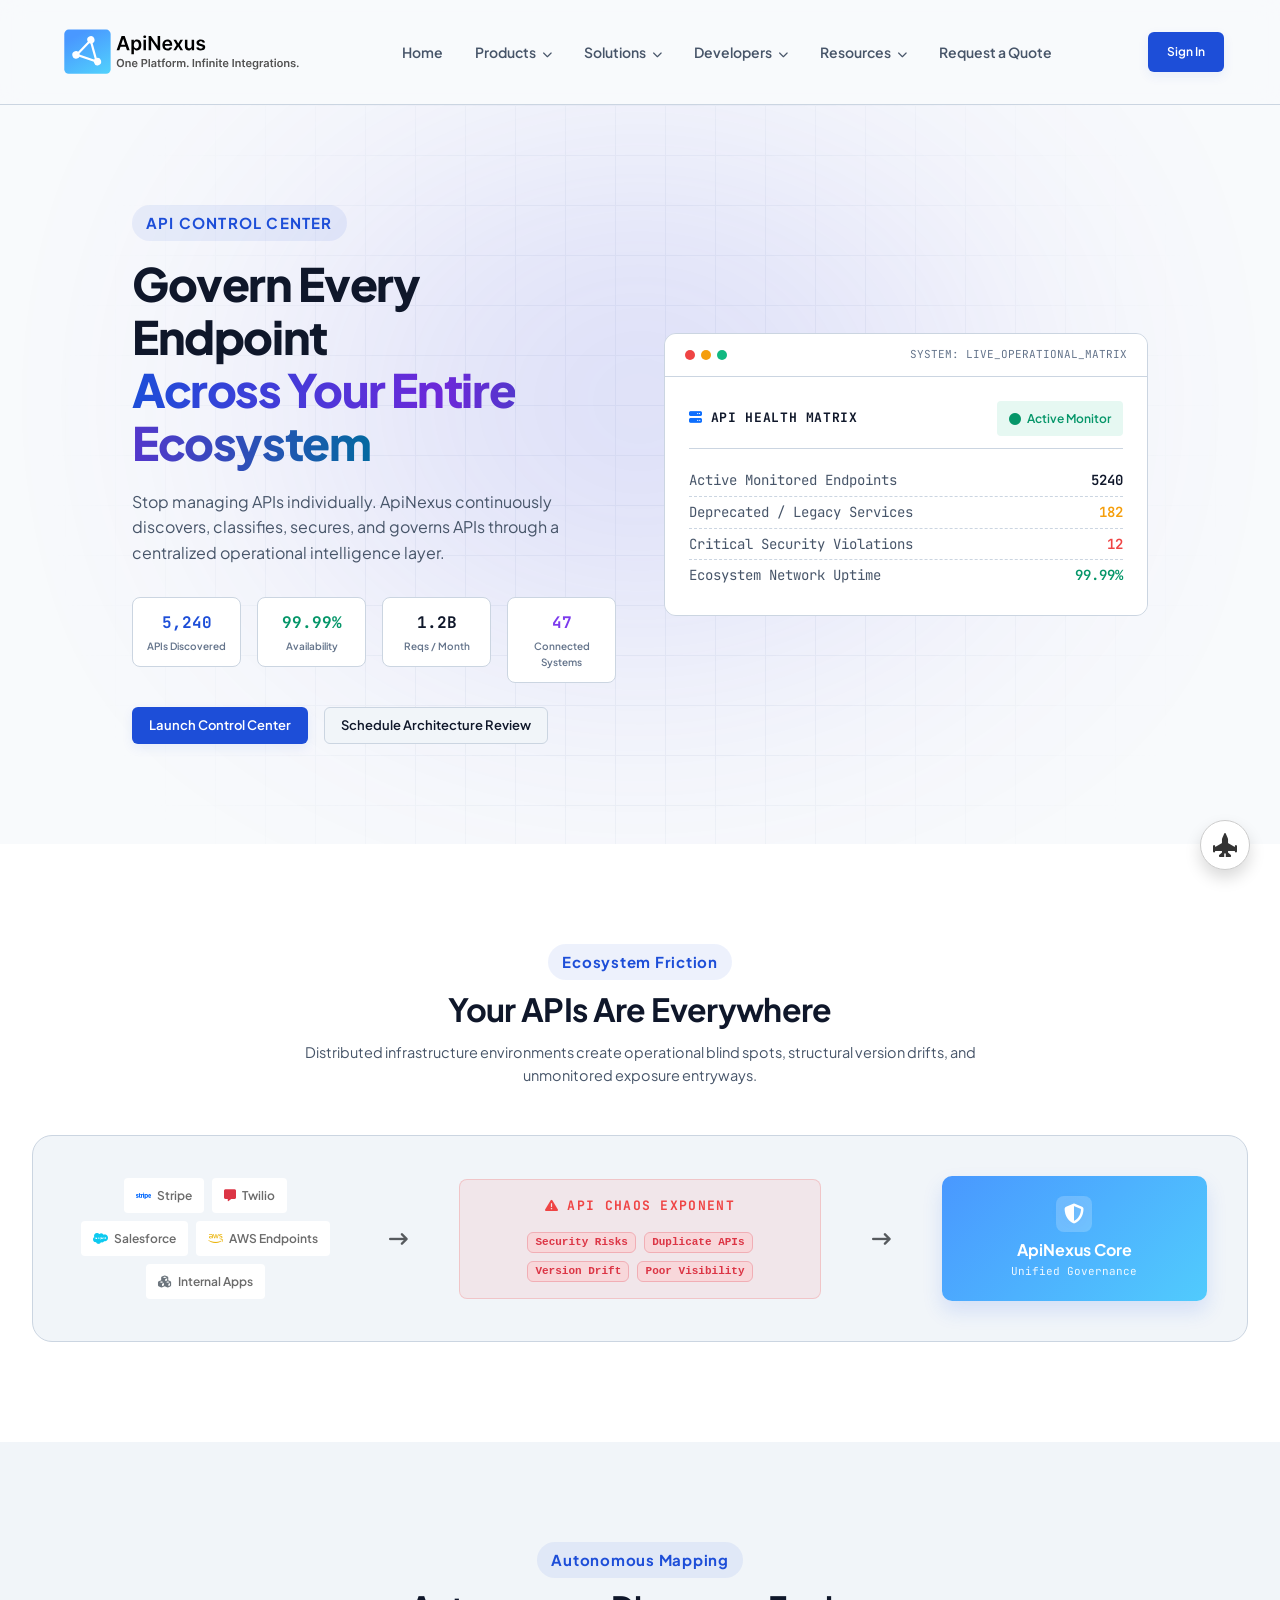
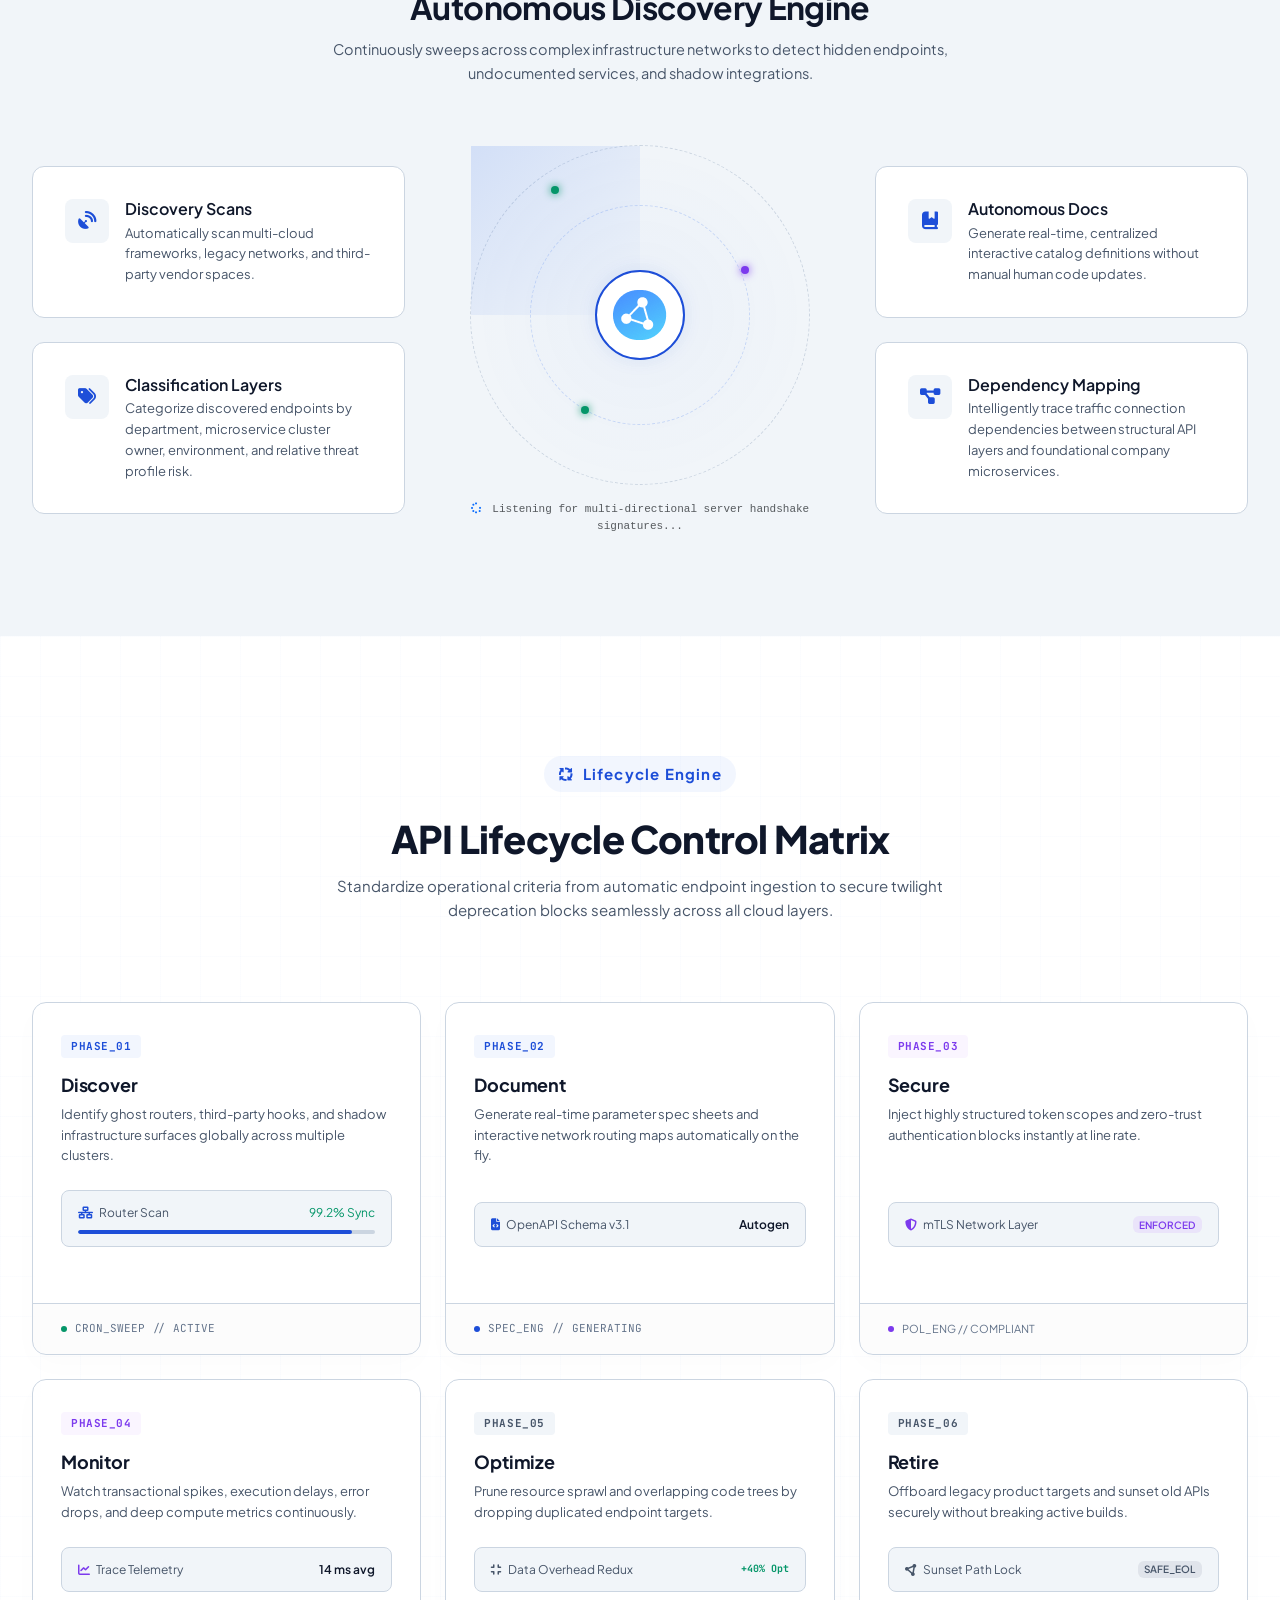
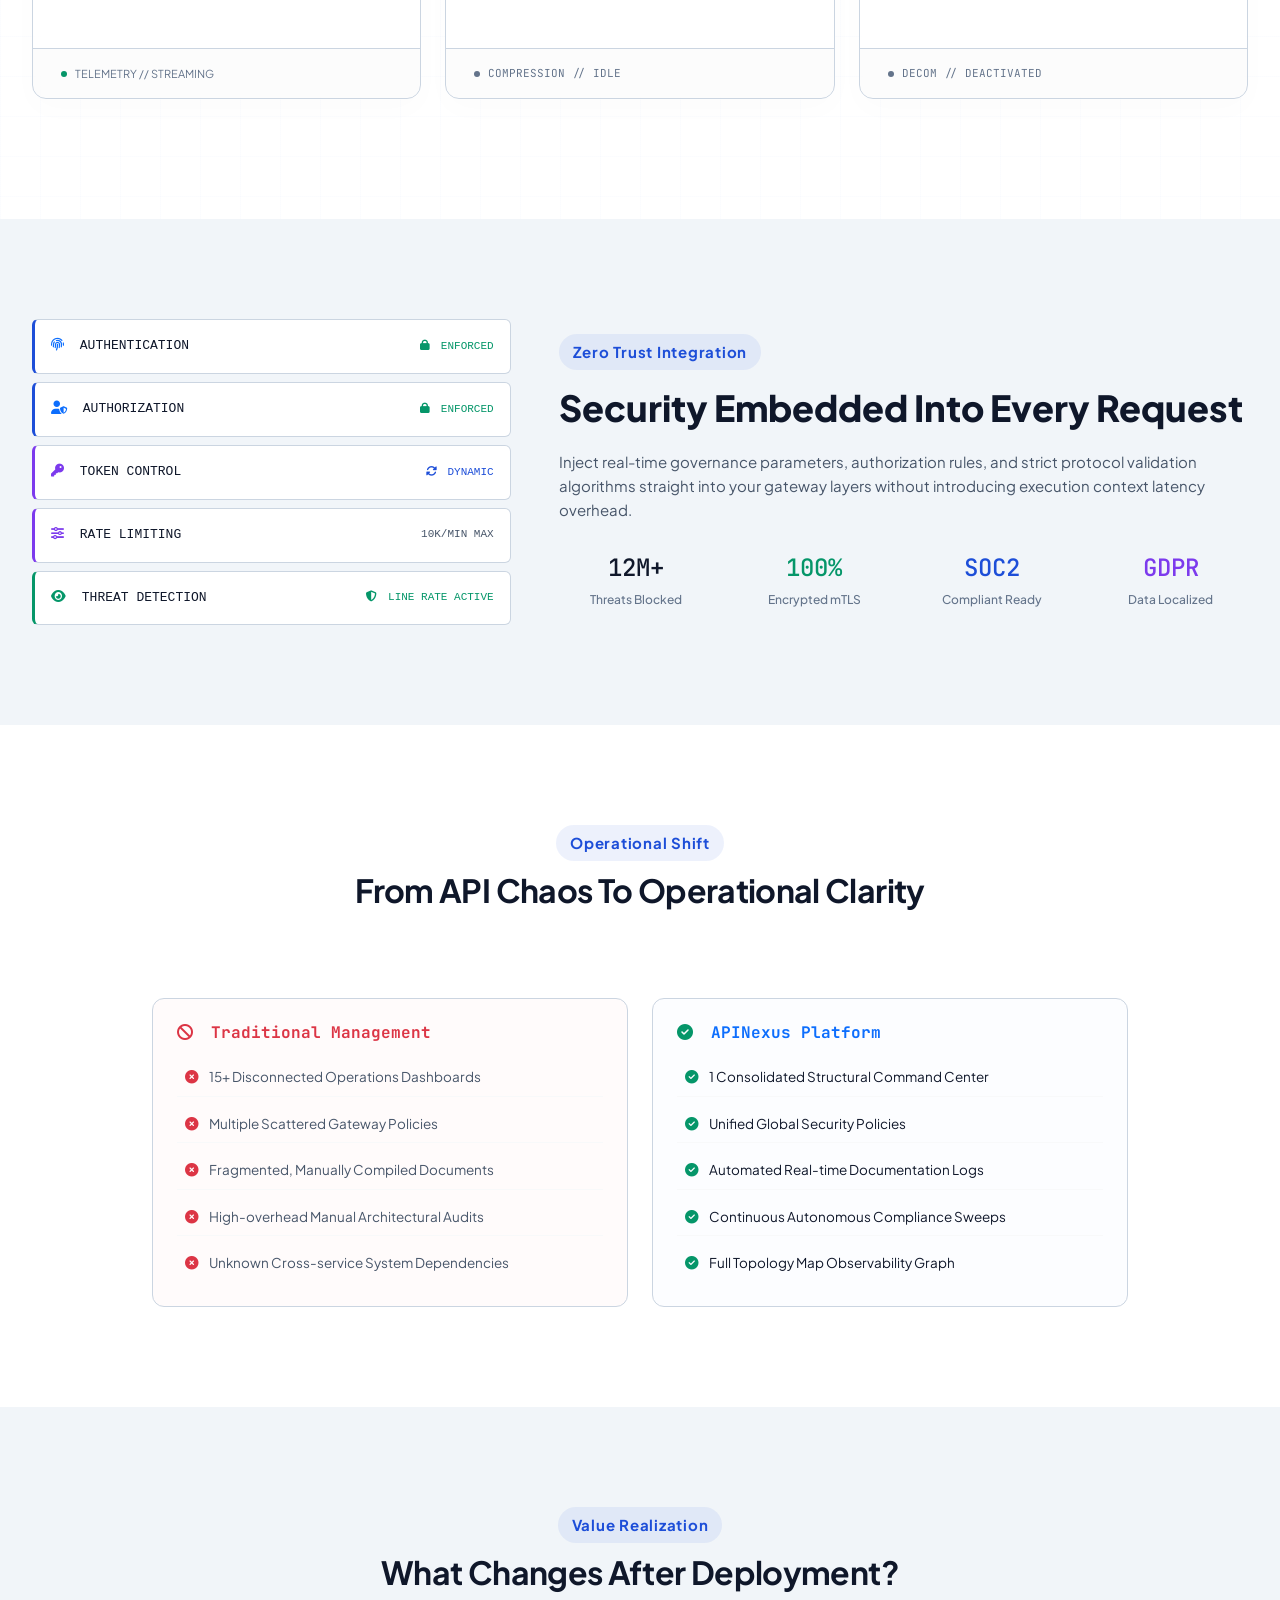
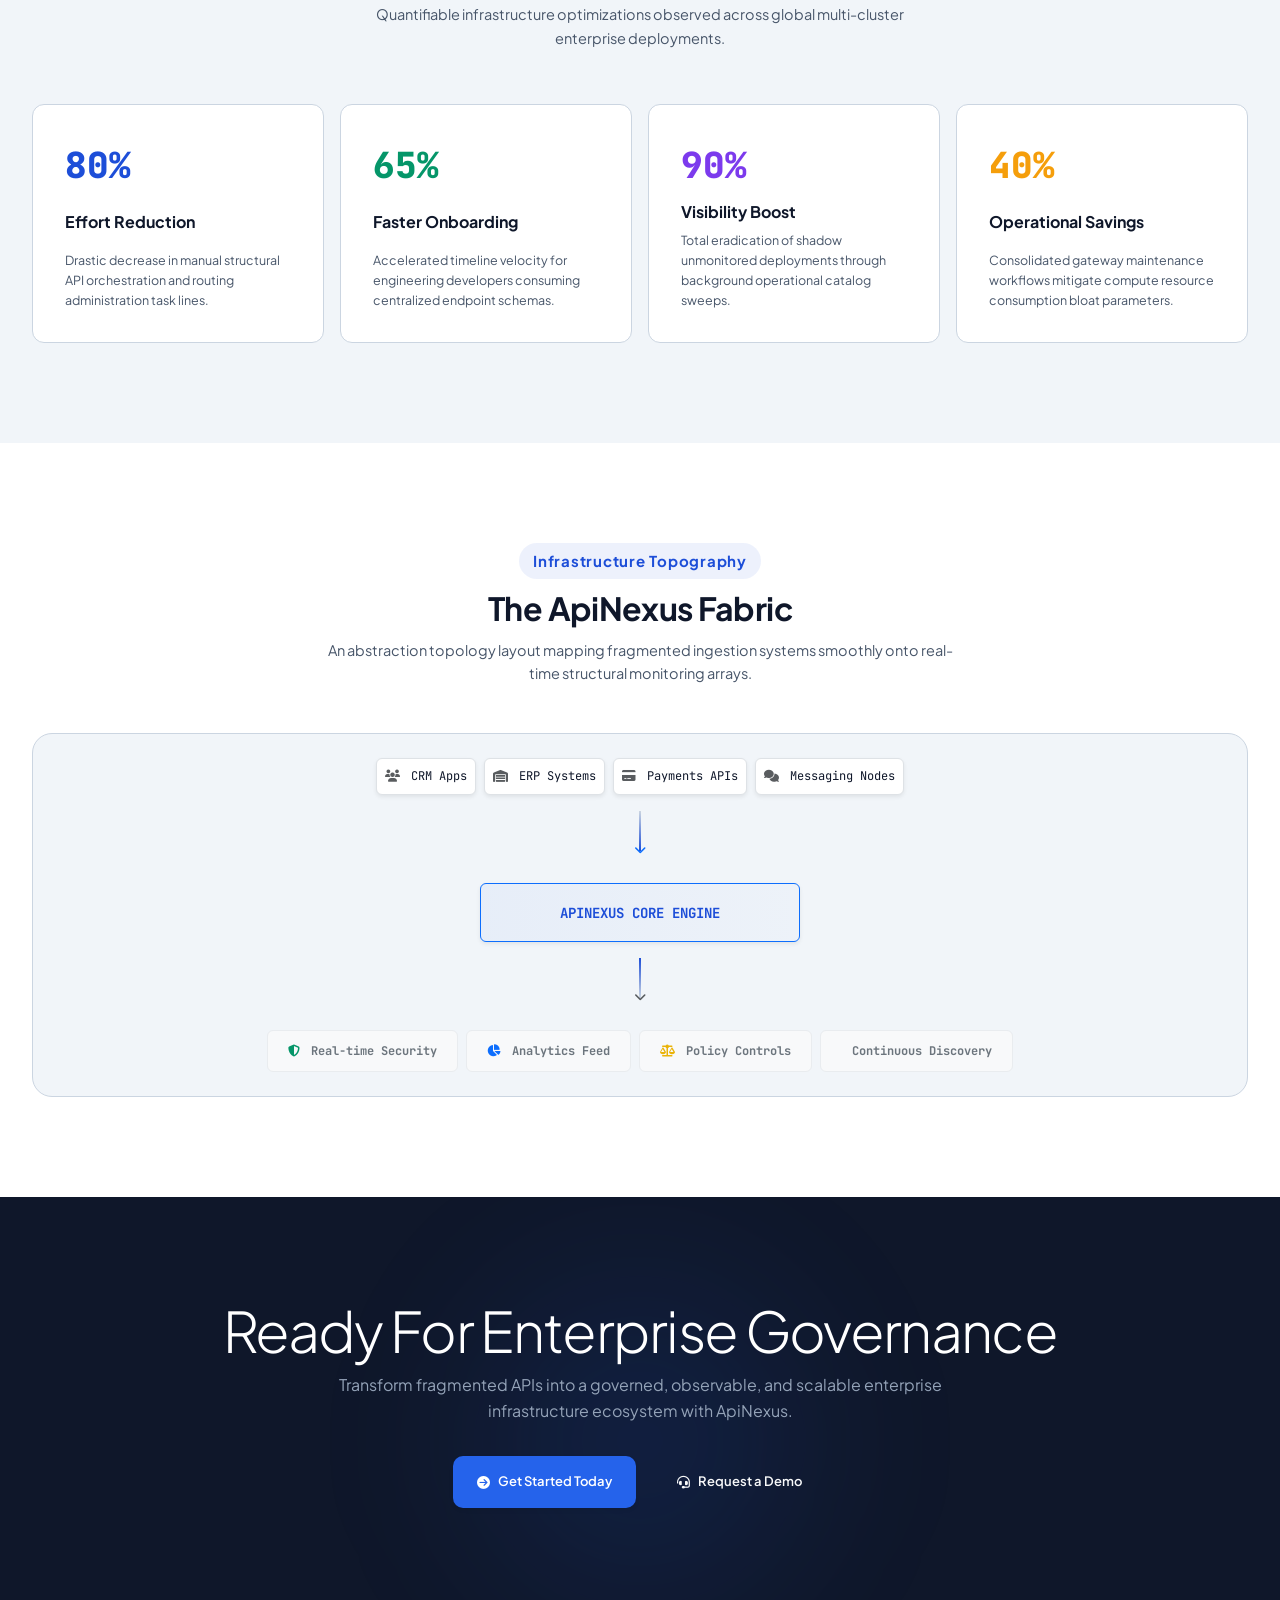
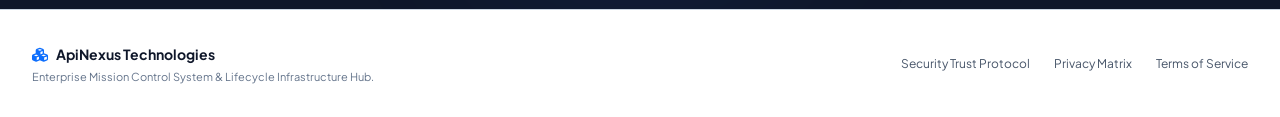
<file: API-Management.html>
<!DOCTYPE html>
<html lang="en" data-theme="light">

<head>
    <meta charset="UTF-8">
    <meta name="viewport" content="width=device-width, initial-scale=1.0">
    <title>ApiNexus Control Center — Enterprise API Lifecycle Orchestration</title>
    <link href="https://cdn.jsdelivr.net/npm/bootstrap@5.3.2/dist/css/bootstrap.min.css" rel="stylesheet">
    <link rel="stylesheet" href="https://cdnjs.cloudflare.com/ajax/libs/font-awesome/6.4.0/css/all.min.css">
    <link rel="preconnect" href="https://fonts.googleapis.com">
    <link rel="preconnect" href="https://fonts.gstatic.com" crossorigin>
    <link href="https://fonts.googleapis.com/css2?family=Plus+Jakarta+Sans:wght@400;500;600;700;800&family=JetBrains+Mono:wght@400;500;600&display=swap" rel="stylesheet">
    <link rel="stylesheet" href="assets/style.css">
    
    <style>
        .radar-container {
            position: relative;
            width: 340px;
            height: 340px;
            margin: 0 auto;
            border-radius: 50%;
            border: 1px dashed var(--border-color);
            display: flex;
            align-items: center;
            justify-content: center;
            background: radial-gradient(circle, rgba(37, 99, 235, 0.03) 0%, transparent 70%);
        }
        .radar-ring-inner {
            position: absolute;
            width: 220px;
            height: 220px;
            border-radius: 50%;
            border: 1px dashed rgba(37, 99, 235, 0.2);
        }
        .radar-core {
            width: 90px;
            height: 90px;
            border-radius: 50%;
            background: var(--bg-surface-primary);
            border: 2px solid var(--brand-primary);
            box-shadow: 0 0 20px var(--brand-glow);
            display: flex;
            align-items: center;
            justify-content: center;
            z-index: 5;
        }
        .radar-sweep {
            position: absolute;
            width: 50%;
            height: 50%;
            top: 0;
            left: 0;
            background: linear-gradient(135deg, rgba(37, 99, 235, 0.15) 0%, transparent 100%);
            transform-origin: bottom right;
            border-bottom-right-radius: 0;
            animation: radarRotate 4s linear infinite;
        }
        @keyframes radarRotate {
            from { transform: rotate(0deg); }
            to { transform: rotate(360deg); }
        }
        .radar-blip {
            position: absolute;
            width: 8px;
            height: 8px;
            background: var(--accent-success);
            border-radius: 50%;
            box-shadow: 0 0 8px var(--accent-success);
        }
        .chaos-box, .clarity-box {
            border-radius: 12px;
            border: 1px solid var(--border-color);
            padding: 24px;
            height: 100%;
        }
        .chaos-box { background-color: rgba(239, 68, 68, 0.02); }
        .clarity-box { background-color: rgba(16, 185, 129, 0.02); }

        .tag-api{
            padding: 14px 20px;
    font-size: 12px;
        }
    </style>
</head>

<body>

    <header class="site-header">
        <div class="container">
            <div class="header-wrapper">

                <div class="logo-block">
                    <img src="images/logo-dark.svg" alt="logo" class="logo-main logo-dark-variant">
                    <img src="images/logo.svg" alt="logo" class="logo-main logo-light-variant">
                </div>

                <nav class="mega-nav">
                    <!-- Products --> <a href="index.html" class="mega-nav-item" style="text-decoration:none;">Home</a>
                    <div class="mega-nav-item" data-menu="products">
                        Products <i class="fa-solid fa-chevron-down ms-1" style="font-size:10px;"></i>
                        <div class="mega-dropdown">
                            <div>
                                <h4>Platform</h4>
                                <a href="API-Management.html">API Management</a>
                                <a href="integration-hub.html">Integration Hub</a>
                                <a href="Authentication.html">Authentication</a>
                                <a href="#">API Gateway</a>
                            </div>
                            <div>
                                <h4>Automation</h4>
                                <a href="#">Workflow Builder</a>
                                <a href="#">Event Triggers</a>
                                <a href="#">Scheduled Workflows</a>
                                <a href="#">Business Automation</a>
                            </div>
                            <div>
                                <h4>Operations</h4>
                                <a href="#">Monitoring &amp; Analytics</a>
                                <a href="#">Alerts &amp; Notifications</a>
                                <a href="#">Activity Logs</a>
                                <a href="#">Performance Insights</a>
                            </div>
                            <div class="mega-featured">
                                <span><strong>ApiNexus Platform</strong> — One Platform. Infinite
                                    Integrations.</span>
                                <a href="#">Explore Platform →</a>
                            </div>
                        </div>
                    </div>
                    <!-- Solutions -->
                    <div class="mega-nav-item" data-menu="solutions">
                        Solutions <i class="fa-solid fa-chevron-down ms-1" style="font-size:10px;"></i>
                        <div class="mega-dropdown" style="min-width:600px;">
                            <div>
                                <h4>By Team</h4>
                                <a href="#">Developers</a>
                                <a href="#">Operations Teams</a>
                                <a href="#">IT Administrators</a>
                                <a href="#">Product Teams</a>
                            </div>
                            <div>
                                <h4>By Business</h4>
                                <a href="#">Startups</a>
                                <a href="#">SMBs</a>
                                <a href="#">Enterprises</a>
                                <a href="#">SaaS Companies</a>
                            </div>
                            <div>
                                <h4>Use Cases</h4>
                                <a href="#">API Ecosystem</a>
                                <a href="#">Workflow Automation</a>
                                <a href="#">Data Sync</a>
                                <a href="#">Enterprise Integrations</a>
                            </div>
                            <div class="mega-featured">
                                <span><strong> Customer Success</strong> See how businesses streamline
                                    operations.</span>
                                <a href="#">View Case Studies →</a>
                            </div>
                        </div>
                    </div>
                    <!-- Developers -->
                    <div class="mega-nav-item" data-menu="developers">
                        Developers <i class="fa-solid fa-chevron-down ms-1" style="font-size:10px;"></i>
                        <div class="mega-dropdown" style="min-width:550px;">
                            <div>
                                <h4>Documentation</h4>
                                <a href="#">Getting Started</a>
                                <a href="#">API Reference</a>
                                <a href="#">Authentication Guide</a>
                                <a href="#">Tutorials</a>
                            </div>
                            <div>
                                <h4>Tools</h4>
                                <a href="#">API Explorer</a>
                                <a href="#">Sandbox</a>
                                <a href="#">SDK Downloads</a>
                                <a href="#">Webhooks</a>
                            </div>
                            <div class="mega-featured">
                                <span><strong> Developer Hub</strong> Comprehensive docs &amp; resources.</span>
                                <a href="#">Open Documentation →</a>
                            </div>
                        </div>
                    </div>
                    <!-- Resources -->
                    <div class="mega-nav-item" data-menu="resources">
                        Resources <i class="fa-solid fa-chevron-down ms-1" style="font-size:10px;"></i>
                        <div class="mega-dropdown" style="min-width:500px;">
                            <div>
                                <h4>Learning</h4>
                                <a href="#">Blog</a>
                                <a href="#">Guides</a>
                                <a href="#">Webinars</a>
                                <a href="#">Whitepapers</a>
                            </div>
                            <div>
                                <h4>Company</h4>
                                <a href="#">About Us</a>
                                <a href="#">Contact</a>
                                <a href="#">Careers</a>
                                <a href="#">Partners</a>
                            </div>
                            <div class="mega-featured">
                                <span><strong> Latest Updates</strong> New features &amp; improvements.</span>
                                <a href="#">View Changelog →</a>
                            </div>
                        </div>
                    </div>
                    <a href="quote.html" class="mega-nav-item" style="text-decoration:none;">Request a Quote</a>
                </nav>

                <div class="header-actions-deck">
                    <a href="login.html" class="btn btn-primary" style="padding: 10px 18px; font-size: 12px;">Sign In</a>
                </div>
            </div>
        </div>
    </header>

    <section class="hero-section" style="padding: 100px 100px;">
        <div class="hero-animated-grid"></div>
        <div class="hero-glow-backplate"></div>
        <div class="container">
            <div class="row align-items-center text-start g-5">
                <div class="col-12 col-lg-6">
                    <span class="badge-pill-micro" style="margin-bottom:16px; letter-spacing:0.08em;">API CONTROL CENTER</span>
                    <h1 style="font-size: 46px; line-height: 1.15; margin-bottom: 20px; font-weight:800;">
                        Govern Every Endpoint <br><span>Across Your Entire Ecosystem</span>
                    </h1>
                    <p style="margin: 0 0 32px 0; font-size: 16px; color: var(--text-secondary);">
                        Stop managing APIs individually. ApiNexus continuously discovers, classifies, secures, and governs APIs through a centralized operational intelligence layer.
                    </p>
                    
                    <div class="row g-3 mb-4 text-center">
                        <div class="col-6 col-sm-3">
                            <div style="background: var(--bg-surface-primary); border: 1px solid var(--border-color); padding: 12px; border-radius: 8px;">
                                <div style="font-family:'JetBrains Mono', monospace; font-size: 16px; font-weight:700; color: var(--brand-primary);">5,240</div>
                                <div style="font-size: 10px; color: var(--text-muted); font-weight:600; margin-top:2px;">APIs Discovered</div>
                            </div>
                        </div>
                        <div class="col-6 col-sm-3">
                            <div style="background: var(--bg-surface-primary); border: 1px solid var(--border-color); padding: 12px; border-radius: 8px;">
                                <div style="font-family:'JetBrains Mono', monospace; font-size: 16px; font-weight:700; color: var(--accent-success);">99.99%</div>
                                <div style="font-size: 10px; color: var(--text-muted); font-weight:600; margin-top:2px;">Availability</div>
                            </div>
                        </div>
                        <div class="col-6 col-sm-3">
                            <div style="background: var(--bg-surface-primary); border: 1px solid var(--border-color); padding: 12px; border-radius: 8px;">
                                <div style="font-family:'JetBrains Mono', monospace; font-size: 16px; font-weight:700; color: var(--text-primary);">1.2B</div>
                                <div style="font-size: 10px; color: var(--text-muted); font-weight:600; margin-top:2px;">Reqs / Month</div>
                            </div>
                        </div>
                        <div class="col-6 col-sm-3">
                            <div style="background: var(--bg-surface-primary); border: 1px solid var(--border-color); padding: 12px; border-radius: 8px;">
                                <div style="font-family:'JetBrains Mono', monospace; font-size: 16px; font-weight:700; color: var(--accent-purple);">47</div>
                                <div style="font-size: 10px; color: var(--text-muted); font-weight:600; margin-top:2px;">Connected Systems</div>
                            </div>
                        </div>
                    </div>

                    <div class="hero-cta-group justify-content-start">
                        <a href="#cta" class="btn btn-primary">Launch Control Center</a>
                        <a href="#cta" class="btn btn-secondary">Schedule Architecture Review</a>
                    </div>
                </div>
                
                <div class="col-12 col-lg-6">
                    <div class="ide-terminal-window">
                        <div class="ide-header-tabs-bar">
                            <div class="window-dots-cluster">
                                <span class="dot-node red"></span>
                                <span class="dot-node amber"></span>
                                <span class="dot-node green"></span>
                            </div>
                            <span style="font-family:'JetBrains Mono', monospace; font-size: 11px; color: var(--text-muted);">SYSTEM: LIVE_OPERATIONAL_MATRIX</span>
                        </div>
                        <div class="p-4" style="background-color: var(--bg-surface-primary);">
                            <div style="border-bottom: 1px solid var(--border-color); padding-bottom: 12px; margin-bottom: 16px; display:flex; justify-content:space-between; align-items:center;">
                                <span style="font-family:'JetBrains Mono', monospace; font-size: 13px; font-weight:700; color: var(--text-primary); letter-spacing:0.05em;"><i class="fa-solid fa-server me-2 text-primary"></i>API HEALTH MATRIX</span>
                                <span class="provider-micro-tag" style="background-color: rgba(16, 185, 129, 0.1); color: var(--accent-success); border-color: transparent;"><i class="fa-solid fa-circle text-success me-1 animate-pulse"></i> Active Monitor</span>
                            </div>
                            <div style="font-family: 'JetBrains Mono', monospace; font-size: 14px; line-height: 2.2;">
                                <div class="d-flex justify-content-between style-line" style="border-bottom: 1px dashed var(--border-color);">
                                    <span style="color: var(--text-secondary);">Active Monitored Endpoints</span>
                                    <span style="color: var(--text-primary); font-weight:600;">5240</span>
                                </div>
                                <div class="d-flex justify-content-between style-line" style="border-bottom: 1px dashed var(--border-color);">
                                    <span style="color: var(--text-secondary);">Deprecated / Legacy Services</span>
                                    <span style="color: #f59e0b; font-weight:600;">182</span>
                                </div>
                                <div class="d-flex justify-content-between style-line" style="border-bottom: 1px dashed var(--border-color);">
                                    <span style="color: var(--text-secondary);">Critical Security Violations</span>
                                    <span style="color: #ef4444; font-weight:600;">12</span>
                                </div>
                                <div class="d-flex justify-content-between style-line">
                                    <span style="color: var(--text-secondary);">Ecosystem Network Uptime</span>
                                    <span style="color: var(--accent-success); font-weight:600;">99.99%</span>
                                </div>
                            </div>
                        </div>
                    </div>
                </div>
            </div>
        </div>
    </section>

    <section class="section-spacer" style="background-color: var(--bg-surface-primary);">
        <div class="container">
            <div class="section-header-block text-center" style="max-width:700px; margin: 0 auto 48px auto;">
                <span class="badge-pill-micro">Ecosystem Friction</span>
                <h2>Your APIs Are Everywhere</h2>
                <p>Distributed infrastructure environments create operational blind spots, structural version drifts, and unmonitored exposure entryways.</p>
            </div>

            <div class="compliance-backplate-box text-center" style="padding: 40px; background-color: var(--bg-surface-secondary);">
                <div class="row align-items-center g-4">
                    <div class="col-12 col-md-3">
                        <div class="d-flex flex-wrap gap-2 justify-content-center">
                            <span class="provider-micro-tag" style="background:#fff;"><i class="fa-brands fa-stripe text-primary me-1"></i> Stripe</span>
                            <span class="provider-micro-tag" style="background:#fff;"><i class="fa-solid fa-message text-danger me-1"></i> Twilio</span>
                            <span class="provider-micro-tag" style="background:#fff;"><i class="fa-brands fa-salesforce text-info me-1"></i> Salesforce</span>
                            <span class="provider-micro-tag" style="background:#fff;"><i class="fa-brands fa-aws text-warning me-1"></i> AWS Endpoints</span>
                            <span class="provider-micro-tag" style="background:#fff;"><i class="fa-solid fa-cubes text-secondary me-1"></i> Internal Apps</span>
                        </div>
                    </div>
                    
                    <div class="col-12 col-md-1">
                        <i class="fa-solid fa-arrow-right-long text-muted fa-lg d-none d-md-inline"></i>
                        <i class="fa-solid fa-arrow-down-long text-muted fa-lg d-inline d-md-none my-2"></i>
                    </div>

                    <div class="col-12 col-md-4">
                        <div style="background-color: rgba(239, 68, 68, 0.08); border: 1px solid rgba(239, 68, 68, 0.2); padding: 16px; border-radius: 8px;">
                            <div style="font-family:'JetBrains Mono', monospace; font-weight:700; color:#ef4444; font-size:13px; letter-spacing:0.1em;"><i class="fa-solid fa-triangle-exclamation me-2"></i>API CHAOS EXPONENT</div>
                            <div class="d-flex flex-wrap gap-2 justify-content-center mt-3">
                                <span class="badge bg-danger-subtle text-danger border border-danger-subtle font-monospace" style="font-size:11px;">Security Risks</span>
                                <span class="badge bg-danger-subtle text-danger border border-danger-subtle font-monospace" style="font-size:11px;">Duplicate APIs</span>
                                <span class="badge bg-danger-subtle text-danger border border-danger-subtle font-monospace" style="font-size:11px;">Version Drift</span>
                                <span class="badge bg-danger-subtle text-danger border border-danger-subtle font-monospace" style="font-size:11px;">Poor Visibility</span>
                            </div>
                        </div>
                    </div>

                    <div class="col-12 col-md-1">
                        <i class="fa-solid fa-arrow-right-long text-muted fa-lg d-none d-md-inline"></i>
                        <i class="fa-solid fa-arrow-down-long text-muted fa-lg d-inline d-md-none my-2"></i>
                    </div>

                    <div class="col-12 col-md-3">
                        <div style="background: linear-gradient(135deg, #4998ff 0%, #51cbfd 100%); padding: 20px; border-radius: 10px; color:#fff; box-shadow:0 10px 20px rgba(37,99,235,0.15);">
                            <div class="logo-icon mx-auto mb-2" style="background:rgba(255,255,255,0.2); color:#fff;"><i class="fa-solid fa-shield-halved"></i></div>
                            <h4 class="h6 fw-bold mb-1">ApiNexus Core</h4>
                            <div style="font-size:11px; opacity:0.9; font-family:'JetBrains Mono', monospace;">Unified Governance</div>
                        </div>
                    </div>
                </div>
            </div>
        </div>
    </section>

    <section class="section-spacer" style="background-color: var(--bg-surface-secondary);">
        <div class="container">
            <div class="section-header-block text-center" style="max-width:650px; margin:0 auto 60px auto;">
                <span class="badge-pill-micro">Autonomous Mapping</span>
                <h2>Autonomous Discovery Engine</h2>
                <p>Continuously sweeps across complex infrastructure networks to detect hidden endpoints, undocumented services, and shadow integrations.</p>
            </div>

            <div class="row align-items-center g-5">
                <div class="col-12 col-lg-4">
                    <div class="d-flex flex-column gap-4">
                        <div class="service-vector-card" style="margin-bottom:0; background:var(--bg-surface-primary);">
                            <div class="d-flex align-items-start gap-3">
                                <div class="service-icon-frame" style="flex-shrink:0;"><i class="fa-solid fa-satellite-dish"></i></div>
                                <div>
                                    <h3 style="font-size:16px; margin-bottom:4px;">Discovery Scans</h3>
                                    <p style="font-size:13px; margin-bottom:0;">Automatically scan multi-cloud frameworks, legacy networks, and third-party vendor spaces.</p>
                                </div>
                            </div>
                        </div>
                        <div class="service-vector-card" style="margin-bottom:0; background:var(--bg-surface-primary);">
                            <div class="d-flex align-items-start gap-3">
                                <div class="service-icon-frame" style="flex-shrink:0;"><i class="fa-solid fa-tags"></i></div>
                                <div>
                                    <h3 style="font-size:16px; margin-bottom:4px;">Classification Layers</h3>
                                    <p style="font-size:13px; margin-bottom:0;">Categorize discovered endpoints by department, microservice cluster owner, environment, and relative threat profile risk.</p>
                                </div>
                            </div>
                        </div>
                    </div>
                </div>

                <div class="col-12 col-lg-4 text-center">
                    <div class="radar-container">
                        <div class="radar-sweep"></div>
                        <div class="radar-ring-inner"></div>
                        <div class="radar-blip" style="top:40px; left:80px;"></div>
                        <div class="radar-blip" style="top:120px; right:60px; background:var(--accent-purple); box-shadow:0 0 8px var(--accent-purple);"></div>
                        <div class="radar-blip" style="bottom:70px; left:110px;"></div>
                        
                        <div class="radar-core">
                            <div class="text-center">
                             <img src="images/fav.png"/>
                            </div>
                        </div>
                    </div>
                    <div class="mt-3 font-monospace text-muted" style="font-size:11px;">
                        <i class="fa-solid fa-spinner fa-spin me-1 text-primary"></i> Listening for multi-directional server handshake signatures...
                    </div>
                </div>

                <div class="col-12 col-lg-4">
                    <div class="d-flex flex-column gap-4">
                        <div class="service-vector-card" style="margin-bottom:0; background:var(--bg-surface-primary);">
                            <div class="d-flex align-items-start gap-3">
                                <div class="service-icon-frame" style="flex-shrink:0;"><i class="fa-solid fa-book-bookmark"></i></div>
                                <div>
                                    <h3 style="font-size:16px; margin-bottom:4px;">Autonomous Docs</h3>
                                    <p style="font-size:13px; margin-bottom:0;">Generate real-time, centralized interactive catalog definitions without manual human code updates.</p>
                                </div>
                            </div>
                        </div>
                        <div class="service-vector-card" style="margin-bottom:0; background:var(--bg-surface-primary);">
                            <div class="d-flex align-items-start gap-3">
                                <div class="service-icon-frame" style="flex-shrink:0;"><i class="fa-solid fa-diagram-project"></i></div>
                                <div>
                                    <h3 style="font-size:16px; margin-bottom:4px;">Dependency Mapping</h3>
                                    <p style="font-size:13px; margin-bottom:0;">Intelligently trace traffic connection dependencies between structural API layers and foundational company microservices.</p>
                                </div>
                            </div>
                        </div>
                    </div>
                </div>
            </div>
        </div>
    </section>


    <section class="section-spacer" style="background-color: var(--bg-surface-primary); position: relative; overflow: hidden; padding: 120px 0;">
        <div style="position: absolute; inset: 0; background-image: linear-gradient(to right, rgba(37, 99, 235, 0.015) 1px, transparent 1px), linear-gradient(to bottom, rgba(37, 99, 235, 0.015) 1px, transparent 1px); background-size: 40px 40px; pointer-events: none; z-index: 1;"></div>
        
        <div class="container" style="position: relative; z-index: 2;">
            <div class="section-header-block text-center" style="max-width:640px; margin: 0 auto 80px auto;">
                <span class="badge-pill-micro" style="letter-spacing: 0.08em; background: rgba(37, 99, 235, 0.06); color: var(--brand-primary); border-color: rgba(37, 99, 235, 0.15);"><i class="fa-solid fa-arrows-spin me-1"></i> Lifecycle Engine</span>
                <h2 style="font-weight: 800; letter-spacing: -0.02em; font-size: 38px; margin-top: 14px; color: var(--text-primary);">API Lifecycle Control Matrix</h2>
                <p style="color: var(--text-secondary); font-size: 15px;">Standardize operational criteria from automatic endpoint ingestion to secure twilight deprecation blocks seamlessly across all cloud layers.</p>
            </div>

            <div class="row g-4 row-cols-1 row-cols-md-2 row-cols-xl-3 justify-content-center">
                
                <div class="col">
                    <div style="border: 1px solid var(--border-color); background: rgba(255, 255, 255, 0.5); backdrop-filter: blur(10px); border-radius: 14px; height: 100%; display: flex; flex-direction: column; overflow: hidden; box-shadow: 0 10px 30px rgba(0,0,0,0.015);">
                        <div style="padding: 32px 28px; display: flex; flex-direction: column; flex-grow: 1;">
                            <div class="d-flex justify-content-between align-items-center mb-3">
                                <span style="font-family:'JetBrains Mono', monospace; font-size: 11px; font-weight: 700; color: var(--brand-primary); letter-spacing: 0.05em; background: rgba(37, 99, 235, 0.06); padding: 3px 10px; border-radius: 4px;">PHASE_01</span>
                            </div>
                            <h4 class="fw-bold mb-2" style="color: var(--text-primary); font-size: 18px; letter-spacing: -0.01em;">Discover</h4>
                            <p style="font-size: 13px; color: var(--text-secondary); line-height: 1.6; margin-bottom: 24px;">Identify ghost routers, third-party hooks, and shadow infrastructure surfaces globally across multiple clusters.</p>
                            
                            <div style="background: var(--bg-surface-secondary); border: 1px solid var(--border-color); border-radius: 8px; padding: 12px 16px; margin-top: auto; margin-bottom: 24px;">
                                <div class="d-flex justify-content-between align-items-center mb-2"  style="font-size: 12px; color: var(--text-secondary);">
                                    <span><i class="fa-solid fa-network-wired me-1" style="color:var(--brand-primary);"></i> Router Scan</span>
                                    <span style="color: var(--accent-success);">99.2% Sync</span>
                                </div>
                                <div style="height: 4px; background: var(--border-color); border-radius: 2px; overflow: hidden;">
                                    <div style="width: 92%; height: 100%; background: var(--brand-primary); border-radius: 2px;"></div>
                                </div>
                            </div>
                        </div>
                        <div style="font-family:'JetBrains Mono', monospace; font-size: 11px; color: var(--text-muted); border-top: 1px solid var(--border-color); background: rgba(0,0,0,0.01); padding: 16px 28px; display: flex; align-items: center; gap: 8px;">
                            <span style="width: 6px; height: 6px; background: var(--accent-success); border-radius: 50%;"></span> CRON_SWEEP // ACTIVE
                        </div>
                    </div>
                </div>

                <div class="col">
                    <div style="border: 1px solid var(--border-color); background: rgba(255, 255, 255, 0.5); backdrop-filter: blur(10px); border-radius: 14px; height: 100%; display: flex; flex-direction: column; overflow: hidden; box-shadow: 0 10px 30px rgba(0,0,0,0.015);">
                        <div style="padding: 32px 28px; display: flex; flex-direction: column; flex-grow: 1;">
                            <div class="d-flex justify-content-between align-items-center mb-3">
                                <span style="font-family:'JetBrains Mono', monospace; font-size: 11px; font-weight: 700; color: var(--brand-primary); letter-spacing: 0.05em; background: rgba(37, 99, 235, 0.06); padding: 3px 10px; border-radius: 4px;">PHASE_02</span>
                            </div>
                            <h4 class="fw-bold mb-2" style="color: var(--text-primary); font-size: 18px; letter-spacing: -0.01em;">Document</h4>
                            <p style="font-size: 13px; color: var(--text-secondary); line-height: 1.6; margin-bottom: 24px;">Generate real-time parameter spec sheets and interactive network routing maps automatically on the fly.</p>
                            
                            <div style="background: var(--bg-surface-secondary); border: 1px solid var(--border-color); border-radius: 8px; padding: 12px 16px; margin-top: auto; margin-bottom: 24px;">
                                <div class="d-flex justify-content-between align-items-center" style="font-size: 12px; color: var(--text-secondary);">
                                    <span><i class="fa-solid fa-file-code me-1" style="color:var(--brand-primary);"></i> OpenAPI Schema v3.1</span>
                                    <span style="font-weight: 600; color: var(--text-primary);">Autogen</span>
                                </div>
                            </div>
                        </div>
                        <div style="font-family:'JetBrains Mono', monospace; font-size: 11px; color: var(--text-muted); border-top: 1px solid var(--border-color); background: rgba(0,0,0,0.01); padding: 16px 28px; display: flex; align-items: center; gap: 8px;">
                            <span style="width: 6px; height: 6px; background: var(--brand-primary); border-radius: 50%;"></span> SPEC_ENG // GENERATING
                        </div>
                    </div>
                </div>

                <div class="col">
                    <div style="border: 1px solid var(--border-color); background: rgba(255, 255, 255, 0.5); backdrop-filter: blur(10px); border-radius: 14px; height: 100%; display: flex; flex-direction: column; overflow: hidden; box-shadow: 0 10px 30px rgba(0,0,0,0.015);">
                        <div style="padding: 32px 28px; display: flex; flex-direction: column; flex-grow: 1;">
                            <div class="d-flex justify-content-between align-items-center mb-3">
                                <span style="font-family:'JetBrains Mono', monospace; font-size: 11px; font-weight: 700; color: var(--accent-purple); letter-spacing: 0.05em; background: rgba(168, 85, 247, 0.06); padding: 3px 10px; border-radius: 4px;">PHASE_03</span>
                            </div>
                            <h4 class="fw-bold mb-2" style="color: var(--text-primary); font-size: 18px; letter-spacing: -0.01em;">Secure</h4>
                            <p style="font-size: 13px; color: var(--text-secondary); line-height: 1.6; margin-bottom: 24px;">Inject highly structured token scopes and zero-trust authentication blocks instantly at line rate.</p>
                            
                            <div style="background: var(--bg-surface-secondary); border: 1px solid var(--border-color); border-radius: 8px; padding: 12px 16px; margin-top: auto; margin-bottom: 24px; display: flex; justify-content: space-between; align-items: center;">
                                <span  style="font-size: 12px; color: var(--text-secondary);"><i class="fa-solid fa-shield-halved me-1" style="color:var(--accent-purple);"></i> mTLS Network Layer</span>
                                <span class="badge" style="background: rgba(168, 85, 247, 0.1); color: var(--accent-purple); font-size: 10px; font-weight: 600;">ENFORCED</span>
                            </div>
                        </div>
                        <div style="font-size: 11px; color: var(--text-muted); border-top: 1px solid var(--border-color); background: rgba(0,0,0,0.01); padding: 16px 28px; display: flex; align-items: center; gap: 8px;">
                            <span style="width: 6px; height: 6px; background: var(--accent-purple); border-radius: 50%;"></span> POL_ENG // COMPLIANT
                        </div>
                    </div>
                </div>

                <div class="col">
                    <div style="border: 1px solid var(--border-color); background: rgba(255, 255, 255, 0.5); backdrop-filter: blur(10px); border-radius: 14px; height: 100%; display: flex; flex-direction: column; overflow: hidden; box-shadow: 0 10px 30px rgba(0,0,0,0.015);">
                        <div style="padding: 32px 28px; display: flex; flex-direction: column; flex-grow: 1;">
                            <div class="d-flex justify-content-between align-items-center mb-3">
                                <span style="font-family:'JetBrains Mono', monospace; font-size: 11px; font-weight: 700; color: var(--accent-purple); letter-spacing: 0.05em; background: rgba(168, 85, 247, 0.06); padding: 3px 10px; border-radius: 4px;">PHASE_04</span>
                            </div>
                            <h4 class="fw-bold mb-2" style="color: var(--text-primary); font-size: 18px; letter-spacing: -0.01em;">Monitor</h4>
                            <p style="font-size: 13px; color: var(--text-secondary); line-height: 1.6; margin-bottom: 24px;">Watch transactional spikes, execution delays, error drops, and deep compute metrics continuously.</p>
                            
                            <div style="background: var(--bg-surface-secondary); border: 1px solid var(--border-color); border-radius: 8px; padding: 12px 16px; margin-top: auto; margin-bottom: 24px;">
                                <div class="d-flex justify-content-between align-items-center" style="font-size: 12px; color: var(--text-secondary);">
                                    <span><i class="fa-solid fa-chart-line me-1" style="color:var(--accent-purple);"></i> Trace Telemetry</span>
                                    <span style="font-weight: 600; color: var(--text-primary);">14 ms avg</span>
                                </div>
                            </div>
                        </div>
                        <div style="font-size: 11px; color: var(--text-muted); border-top: 1px solid var(--border-color); background: rgba(0,0,0,0.01); padding: 16px 28px; display: flex; align-items: center; gap: 8px;">
                            <span style="width: 6px; height: 6px; background: var(--accent-success); border-radius: 50%;"></span> TELEMETRY // STREAMING
                        </div>
                    </div>
                </div>

                <div class="col">
                    <div style="border: 1px solid var(--border-color); background: rgba(255, 255, 255, 0.5); backdrop-filter: blur(10px); border-radius: 14px; height: 100%; display: flex; flex-direction: column; overflow: hidden; box-shadow: 0 10px 30px rgba(0,0,0,0.015);">
                        <div style="padding: 32px 28px; display: flex; flex-direction: column; flex-grow: 1;">
                            <div class="d-flex justify-content-between align-items-center mb-3">
                                <span style="font-family:'JetBrains Mono', monospace; font-size: 11px; font-weight: 700; color: var(--text-secondary); letter-spacing: 0.05em; background: var(--bg-surface-secondary); padding: 3px 10px; border-radius: 4px;">PHASE_05</span>
                            </div>
                            <h4 class="fw-bold mb-2" style="color: var(--text-primary); font-size: 18px; letter-spacing: -0.01em;">Optimize</h4>
                            <p style="font-size: 13px; color: var(--text-secondary); line-height: 1.6; margin-bottom: 24px;">Prune resource sprawl and overlapping code trees by dropping duplicated endpoint targets.</p>
                            
                            <div style="background: var(--bg-surface-secondary); border: 1px solid var(--border-color); border-radius: 8px; padding: 12px 16px; margin-top: auto; margin-bottom: 24px; display: flex; justify-content: space-between; align-items: center;">
                                <span  style="font-size: 12px; color: var(--text-secondary);"><i class="fa-solid fa-compress me-1"></i> Data Overhead Redux</span>
                                <span style="font-family:'JetBrains Mono', monospace; font-size: 10px; font-weight: 700; color: var(--accent-success);">+40% Opt</span>
                            </div>
                        </div>
                        <div style="font-family:'JetBrains Mono', monospace; font-size: 11px; color: var(--text-muted); border-top: 1px solid var(--border-color); background: rgba(0,0,0,0.01); padding: 16px 28px; display: flex; align-items: center; gap: 8px;">
                            <span style="width: 6px; height: 6px; background: var(--text-muted); border-radius: 50%;"></span> COMPRESSION // IDLE
                        </div>
                    </div>
                </div>

                <div class="col">
                    <div style="border: 1px solid var(--border-color); background: rgba(255, 255, 255, 0.5); backdrop-filter: blur(10px); border-radius: 14px; height: 100%; display: flex; flex-direction: column; overflow: hidden; box-shadow: 0 10px 30px rgba(0,0,0,0.015);">
                        <div style="padding: 32px 28px; display: flex; flex-direction: column; flex-grow: 1;">
                            <div class="d-flex justify-content-between align-items-center mb-3">
                                <span style="font-family:'JetBrains Mono', monospace; font-size: 11px; font-weight: 700; color: var(--text-secondary); letter-spacing: 0.05em; background: var(--bg-surface-secondary); padding: 3px 10px; border-radius: 4px;">PHASE_06</span>
                            </div>
                            <h4 class="fw-bold mb-2" style="color: var(--text-primary); font-size: 18px; letter-spacing: -0.01em;">Retire</h4>
                            <p style="font-size: 13px; color: var(--text-secondary); line-height: 1.6; margin-bottom: 24px;">Offboard legacy product targets and sunset old APIs securely without breaking active builds.</p>
                            
                            <div style="background: var(--bg-surface-secondary); border: 1px solid var(--border-color); border-radius: 8px; padding: 12px 16px; margin-top: auto; margin-bottom: 24px; display: flex; justify-content: space-between; align-items: center;">
                                <span  style="font-size: 12px; color: var(--text-secondary);"><i class="fa-solid fa-circle-nodes me-1"></i> Sunset Path Lock</span>
                                <span class="badge" style="background: rgba(71, 85, 105, 0.1); color: var(--text-secondary); font-size: 10px; font-weight: 600;">SAFE_EOL</span>
                            </div>
                        </div>
                        <div style="font-family:'JetBrains Mono', monospace; font-size: 11px; color: var(--text-muted); border-top: 1px solid var(--border-color); background: rgba(0,0,0,0.01); padding: 16px 28px; display: flex; align-items: center; gap: 8px;">
                            <span style="width: 6px; height: 6px; background: var(--text-muted); border-radius: 50%;"></span> DECOM // DEACTIVATED
                        </div>
                    </div>
                </div>

            </div>
        </div>
    </section>

    <section class="section-spacer" style="background-color: var(--bg-surface-secondary);">
        <div class="container">
            <div class="row align-items-center g-5">
                <div class="col-12 col-lg-5">
                    <div class="d-flex flex-column gap-2 font-monospace" style="font-size:13px;">
                        <div class="p-3 d-flex justify-content-between align-items-center" style="background:var(--bg-surface-primary); border:1px solid var(--border-color); border-left:3px solid var(--brand-primary); border-radius:6px;">
                            <span><i class="fa-solid fa-fingerprint me-2 text-primary"></i> AUTHENTICATION</span>
                            <span class="text-success" style="font-size:11px;"><i class="fa-solid fa-lock me-1"></i> ENFORCED</span>
                        </div>
                        <div class="p-3 d-flex justify-content-between align-items-center" style="background:var(--bg-surface-primary); border:1px solid var(--border-color); border-left:3px solid var(--brand-primary); border-radius:6px;">
                            <span><i class="fa-solid fa-user-shield me-2 text-primary"></i> AUTHORIZATION</span>
                            <span class="text-success" style="font-size:11px;"><i class="fa-solid fa-lock me-1"></i> ENFORCED</span>
                        </div>
                        <div class="p-3 d-flex justify-content-between align-items-center" style="background:var(--bg-surface-primary); border:1px solid var(--border-color); border-left:3px solid var(--accent-purple); border-radius:6px;">
                            <span><i class="fa-solid fa-key me-2 text-purple"></i> TOKEN CONTROL</span>
                            <span style="font-size:11px; color:var(--brand-primary);"><i class="fa-solid fa-rotate me-1"></i> DYNAMIC</span>
                        </div>
                        <div class="p-3 d-flex justify-content-between align-items-center" style="background:var(--bg-surface-primary); border:1px solid var(--border-color); border-left:3px solid var(--accent-purple); border-radius:6px;">
                            <span><i class="fa-solid fa-sliders me-2 text-purple"></i> RATE LIMITING</span>
                            <span style="font-size:11px; color:var(--text-secondary);">10K/MIN MAX</span>
                        </div>
                        <div class="p-3 d-flex justify-content-between align-items-center" style="background:var(--bg-surface-primary); border:1px solid var(--border-color); border-left:3px solid var(--accent-success); border-radius:6px;">
                            <span><i class="fa-solid fa-eye me-2 text-success"></i> THREAT DETECTION</span>
                            <span class="text-success" style="font-size:11px;"><i class="fa-solid fa-shield-halved me-1"></i> LINE RATE ACTIVE</span>
                        </div>
                    </div>
                </div>

                <div class="col-12 col-lg-7 text-start">
                    <span class="badge-pill-micro" style="margin-bottom:16px;">Zero Trust Integration</span>
                    <h2 style="font-size:36px; font-weight:800; line-height:1.2; margin-bottom:20px;">Security Embedded Into Every Request</h2>
                    <p style="color:var(--text-secondary); margin-bottom:32px;">
                        Inject real-time governance parameters, authorization rules, and strict protocol validation algorithms straight into your gateway layers without introducing execution context latency overhead.
                    </p>
                    
                    <div class="row g-4 text-center">
                        <div class="col-6 col-sm-3">
                            <h3 class="h4 fw-extrabold mb-1" style="color:var(--text-primary); font-family:'JetBrains Mono',monospace;">12M+</h3>
                            <span style="font-size:12px; color:var(--text-muted); font-weight:500;">Threats Blocked</span>
                        </div>
                        <div class="col-6 col-sm-3">
                            <h3 class="h4 fw-extrabold mb-1" style="color:var(--accent-success); font-family:'JetBrains Mono',monospace;">100%</h3>
                            <span style="font-size:12px; color:var(--text-muted); font-weight:500;">Encrypted mTLS</span>
                        </div>
                        <div class="col-6 col-sm-3">
                            <h3 class="h4 fw-extrabold mb-1" style="color:var(--brand-primary); font-family:'JetBrains Mono',monospace;">SOC2</h3>
                            <span style="font-size:12px; color:var(--text-muted); font-weight:500;">Compliant Ready</span>
                        </div>
                        <div class="col-6 col-sm-3">
                            <h3 class="h4 fw-extrabold mb-1" style="color:var(--accent-purple); font-family:'JetBrains Mono',monospace;">GDPR</h3>
                            <span style="font-size:12px; color:var(--text-muted); font-weight:500;">Data Localized</span>
                        </div>
                    </div>
                </div>
            </div>
        </div>
    </section>

    <section class="section-spacer" style="background-color: var(--bg-surface-primary);">
        <div class="container">
            <div class="section-header-block text-center">
                <span class="badge-pill-micro">Operational Shift</span>
                <h2>From API Chaos To Operational Clarity</h2>
            </div>

            <div class="row g-4 align-items-stretch" style="max-width:1000px; margin: 0 auto;">
                <div class="col-12 col-md-6">
                    <div class="chaos-box">
                        <h4 class="h6 fw-bold mb-3 text-danger" style="font-family:'JetBrains Mono', monospace;"><i class="fa-solid fa-ban me-2"></i> Traditional Management</h4>
                        <div class="d-flex flex-column gap-2" style="font-size:13.5px; color:var(--text-secondary);">
                            <div class="p-2 border-bottom border-light"><i class="fa-solid fa-circle-xmark text-danger me-2"></i> 15+ Disconnected Operations Dashboards</div>
                            <div class="p-2 border-bottom border-light"><i class="fa-solid fa-circle-xmark text-danger me-2"></i> Multiple Scattered Gateway Policies</div>
                            <div class="p-2 border-bottom border-light"><i class="fa-solid fa-circle-xmark text-danger me-2"></i> Fragmented, Manually Compiled Documents</div>
                            <div class="p-2 border-bottom border-light"><i class="fa-solid fa-circle-xmark text-danger me-2"></i> High-overhead Manual Architectural Audits</div>
                            <div class="p-2"><i class="fa-solid fa-circle-xmark text-danger me-2"></i> Unknown Cross-service System Dependencies</div>
                        </div>
                    </div>
                </div>

                <div class="col-12 col-md-6">
                    <div class="clarity-box" style="background-color:rgba(37,99,235,0.01);">
                        <h4 class="h6 fw-bold mb-3 text-primary" style="font-family:'JetBrains Mono', monospace;"><i class="fa-solid fa-circle-check me-2 text-success"></i> APINexus Platform</h4>
                        <div class="d-flex flex-column gap-2" style="font-size:13.5px; color:var(--text-primary);">
                            <div class="p-2 border-bottom border-light"><i class="fa-solid fa-circle-check text-success me-2"></i> 1 Consolidated Structural Command Center</div>
                            <div class="p-2 border-bottom border-light"><i class="fa-solid fa-circle-check text-success me-2"></i> Unified Global Security Policies</div>
                            <div class="p-2 border-bottom border-light"><i class="fa-solid fa-circle-check text-success me-2"></i> Automated Real-time Documentation Logs</div>
                            <div class="p-2 border-bottom border-light"><i class="fa-solid fa-circle-check text-success me-2"></i> Continuous Autonomous Compliance Sweeps</div>
                            <div class="p-2"><i class="fa-solid fa-circle-check text-success me-2"></i> Full Topology Map Observability Graph</div>
                        </div>
                    </div>
                </div>
            </div>
        </div>
    </section>

    <section class="section-spacer" style="background-color: var(--bg-surface-secondary);">
        <div class="container">
            <div class="section-header-block text-center" style="max-width:600px; margin: 0 auto 54px auto;">
                <span class="badge-pill-micro">Value Realization</span>
                <h2>What Changes After Deployment?</h2>
                <p>Quantifiable infrastructure optimizations observed across global multi-cluster enterprise deployments.</p>
            </div>

            <div class="row g-3">
                <div class="col-12 col-sm-6 col-lg-3">
                    <div class="service-vector-card text-start" style="background:var(--bg-surface-primary); margin-bottom:0; height:100%;">
                        <div style="font-size:36px; font-weight:800; color:var(--brand-primary); font-family:'JetBrains Mono', monospace;">80%</div>
                        <h4 class="h6 fw-bold my-2">Effort Reduction</h4>
                        <p style="font-size:12.5px; color:var(--text-secondary); margin-bottom:0;">Drastic decrease in manual structural API orchestration and routing administration task lines.</p>
                    </div>
                </div>
                <div class="col-12 col-sm-6 col-lg-3">
                    <div class="service-vector-card text-start" style="background:var(--bg-surface-primary); margin-bottom:0; height:100%;">
                        <div style="font-size:36px; font-weight:800; color:var(--accent-success); font-family:'JetBrains Mono', monospace;">65%</div>
                        <h4 class="h6 fw-bold my-2">Faster Onboarding</h4>
                        <p style="font-size:12.5px; color:var(--text-secondary); margin-bottom:0;">Accelerated timeline velocity for engineering developers consuming centralized endpoint schemas.</p>
                    </div>
                </div>
                <div class="col-12 col-sm-6 col-lg-3">
                    <div class="service-vector-card text-start" style="background:var(--bg-surface-primary); margin-bottom:0; height:100%;">
                        <div style="font-size:36px; font-weight:800; color:var(--accent-purple); font-family:'JetBrains Mono', monospace;">90%</div>
                        <h4 class="h6 fw-bold my-2">Visibility Boost</h4>
                        <p style="font-size:12.5px; color:var(--text-secondary); margin-bottom:0;">Total eradication of shadow unmonitored deployments through background operational catalog sweeps.</p>
                    </div>
                </div>
                <div class="col-12 col-sm-6 col-lg-3">
                    <div class="service-vector-card text-start" style="background:var(--bg-surface-primary); margin-bottom:0; height:100%;">
                        <div style="font-size:36px; font-weight:800; color:#f59e0b; font-family:'JetBrains Mono', monospace;">40%</div>
                        <h4 class="h6 fw-bold my-2">Operational Savings</h4>
                        <p style="font-size:12.5px; color:var(--text-secondary); margin-bottom:0;">Consolidated gateway maintenance workflows mitigate compute resource consumption bloat parameters.</p>
                    </div>
                </div>
            </div>
        </div>
    </section>

    <section class="section-spacer" style="background-color: var(--bg-surface-primary);">
        <div class="container">
            <div class="section-header-block text-center" style="max-width:650px; margin:0 auto 48px auto;">
                <span class="badge-pill-micro">Infrastructure Topography</span>
                <h2>The ApiNexus Fabric</h2>
                <p>An abstraction topology layout mapping fragmented ingestion systems smoothly onto real-time structural monitoring arrays.</p>
            </div>

            <div class="compliance-backplate-box p-4" style="background-color: var(--bg-surface-secondary); text-align:center;">
                <div class="row align-items-center justify-content-center g-3">
                    <div class="col-12">
                        <div class="d-flex gap-2 justify-content-center flex-wrap" style="font-size:12px; font-family:'JetBrains Mono', monospace;">
                            <span class="p-2 border rounded bg-body shadow-sm"><i class="fa-solid fa-users text-muted me-1"></i> CRM Apps</span>
                            <span class="p-2 border rounded bg-body shadow-sm"><i class="fa-solid fa-warehouse text-muted me-1"></i> ERP Systems</span>
                            <span class="p-2 border rounded bg-body shadow-sm"><i class="fa-solid fa-credit-card text-muted me-1"></i> Payments APIs</span>
                            <span class="p-2 border rounded bg-body shadow-sm"><i class="fa-solid fa-comments text-muted me-1"></i> Messaging Nodes</span>
                        </div>
                    </div>
                    
                    <div class="col-12 my-3">
                        <div class="mx-auto" style="width:2px; height:40px; background:linear-gradient(to bottom, var(--border-color), var(--brand-primary)); position:relative;">
                            <i class="fa-solid fa-chevron-down text-primary position-absolute" style="bottom:-5px; left:-5px; font-size:12px;"></i>
                        </div>
                    </div>

                    <div class="col-12 col-md-6">
                        <div class="p-3 border border-primary rounded shadow-sm mx-auto" style="max-width:320px; background: linear-gradient(to right, rgba(37,99,235,0.05), rgba(37,99,235,0.02));">
                            <span style="font-weight:700; color:var(--brand-primary); font-family:'JetBrains Mono', monospace; font-size:14px;">APINEXUS CORE ENGINE</span>
                        </div>
                    </div>

                    <div class="col-12 my-3">
                        <div class="mx-auto" style="width:2px; height:40px; background:linear-gradient(to bottom, var(--brand-primary), var(--border-color)); position:relative;">
                            <i class="fa-solid fa-chevron-down text-muted position-absolute" style="bottom:-5px; left:-5px; font-size:12px;"></i>
                        </div>
                    </div>

                    <div class="col-12">
                        <div class="d-flex gap-2 justify-content-center flex-wrap" style="font-size:11px; font-family:'JetBrains Mono', monospace;">
                            <span class="badge bg-light text-secondary border border-light-subtle tag-api"><i class="fa-solid fa-shield-halved text-success me-1"></i> Real-time Security</span>
                            <span class="badge bg-light text-secondary border border-light-subtle tag-api"><i class="fa-solid fa-chart-pie text-primary me-1"></i> Analytics Feed</span>
                            <span class="badge bg-light text-secondary border border-light-subtle tag-api"><i class="fa-solid fa-scale-balanced text-warning me-1"></i> Policy Controls</span>
                            <span class="badge bg-light text-secondary border border-light-subtle tag-api"><i class="fa-solid fa-radar text-info me-1"></i> Continuous Discovery</span>
                        </div>
                    </div>
                </div>
            </div>
        </div>
    </section>



        <section class="section-spacer text-center position-relative overflow-hidden"
        style="padding: 100px 0; background: #0f172a; color: white;">
        <div
            style="position: absolute; width: 500px; height: 500px; background: radial-gradient(circle, rgba(37,99,235,0.15) 0%, transparent 70%); bottom: -20%; left: 50%; transform: translateX(-50%); pointer-events: none; filter: blur(60px);">
        </div>
        <div class="container position-relative" style="z-index: 5;">
            <h2 class="display-4 fw-extrabold text-white tracking-tight mb-2" style="letter-spacing: -0.03em;">Ready For Enterprise Governance</h2>
            <p class="text-secondary fs-6 mx-auto mb-4 pb-2" style="max-width: 640px; color: #94a3b8 !important;">
               Transform fragmented APIs into a governed, observable, and scalable enterprise infrastructure ecosystem with ApiNexus.
            </p>
            <div class="d-flex justify-content-center align-items-center gap-3 flex-wrap">
                <a href="login.html" class="btn btn-primary px-4 py-3 shadow-sm"
                    style="font-weight: 600; border-radius: 10px; background: #2563eb; border: none;"><i
                        class="fa-solid fa-circle-arrow-right me-2"></i>Get Started Today</a>
                <a href="quote.html" class="btn btn-outline-light px-4 py-3"
                    style="font-weight: 600; border-radius: 10px;"><i class="fa-solid fa-headset me-2"></i>Request a
                    Demo</a>
            </div>
        </div>
    </section>

        <button
        class="universal-to-top-launcher position-fixed border d-flex align-items-center justify-content-center rounded-circle shadow"
        id="scrollTopBtn" onclick="scrollToTop()">
        <i class="fa-solid fa-jet-fighter-up"></i>
    </button>

    <footer style="background-color: var(--bg-surface-primary); border-top: 1px solid var(--border-color); padding: 32px 0;">
        <div class="container d-flex flex-column flex-md-row justify-content-between align-items-center gap-3">
            <div>
                <span style="font-weight: 700; color: var(--text-primary); font-size: 14px;"><i class="fa-solid fa-cubes text-primary me-2"></i>ApiNexus Technologies</span>
                <p style="font-size: 11px; color: var(--text-muted); margin-bottom: 0; margin-top: 2px;">Enterprise Mission Control System & Lifecycle Infrastructure Hub.</p>
            </div>
            <div style="display: flex; gap: 24px;">
                <a href="#" style="font-size: 12px; color: var(--text-secondary); text-decoration: none;">Security Trust Protocol</a>
                <a href="#" style="font-size: 12px; color: var(--text-secondary); text-decoration: none;">Privacy Matrix</a>
                <a href="#" style="font-size: 12px; color: var(--text-secondary); text-decoration: none;">Terms of Service</a>
            </div>
        </div>
    </footer>

     <script src="assets/script.js"></script>
    <script src="https://cdn.jsdelivr.net/npm/bootstrap@5.3.2/dist/js/bootstrap.bundle.min.js"></script>
</body>

</html>
</file>
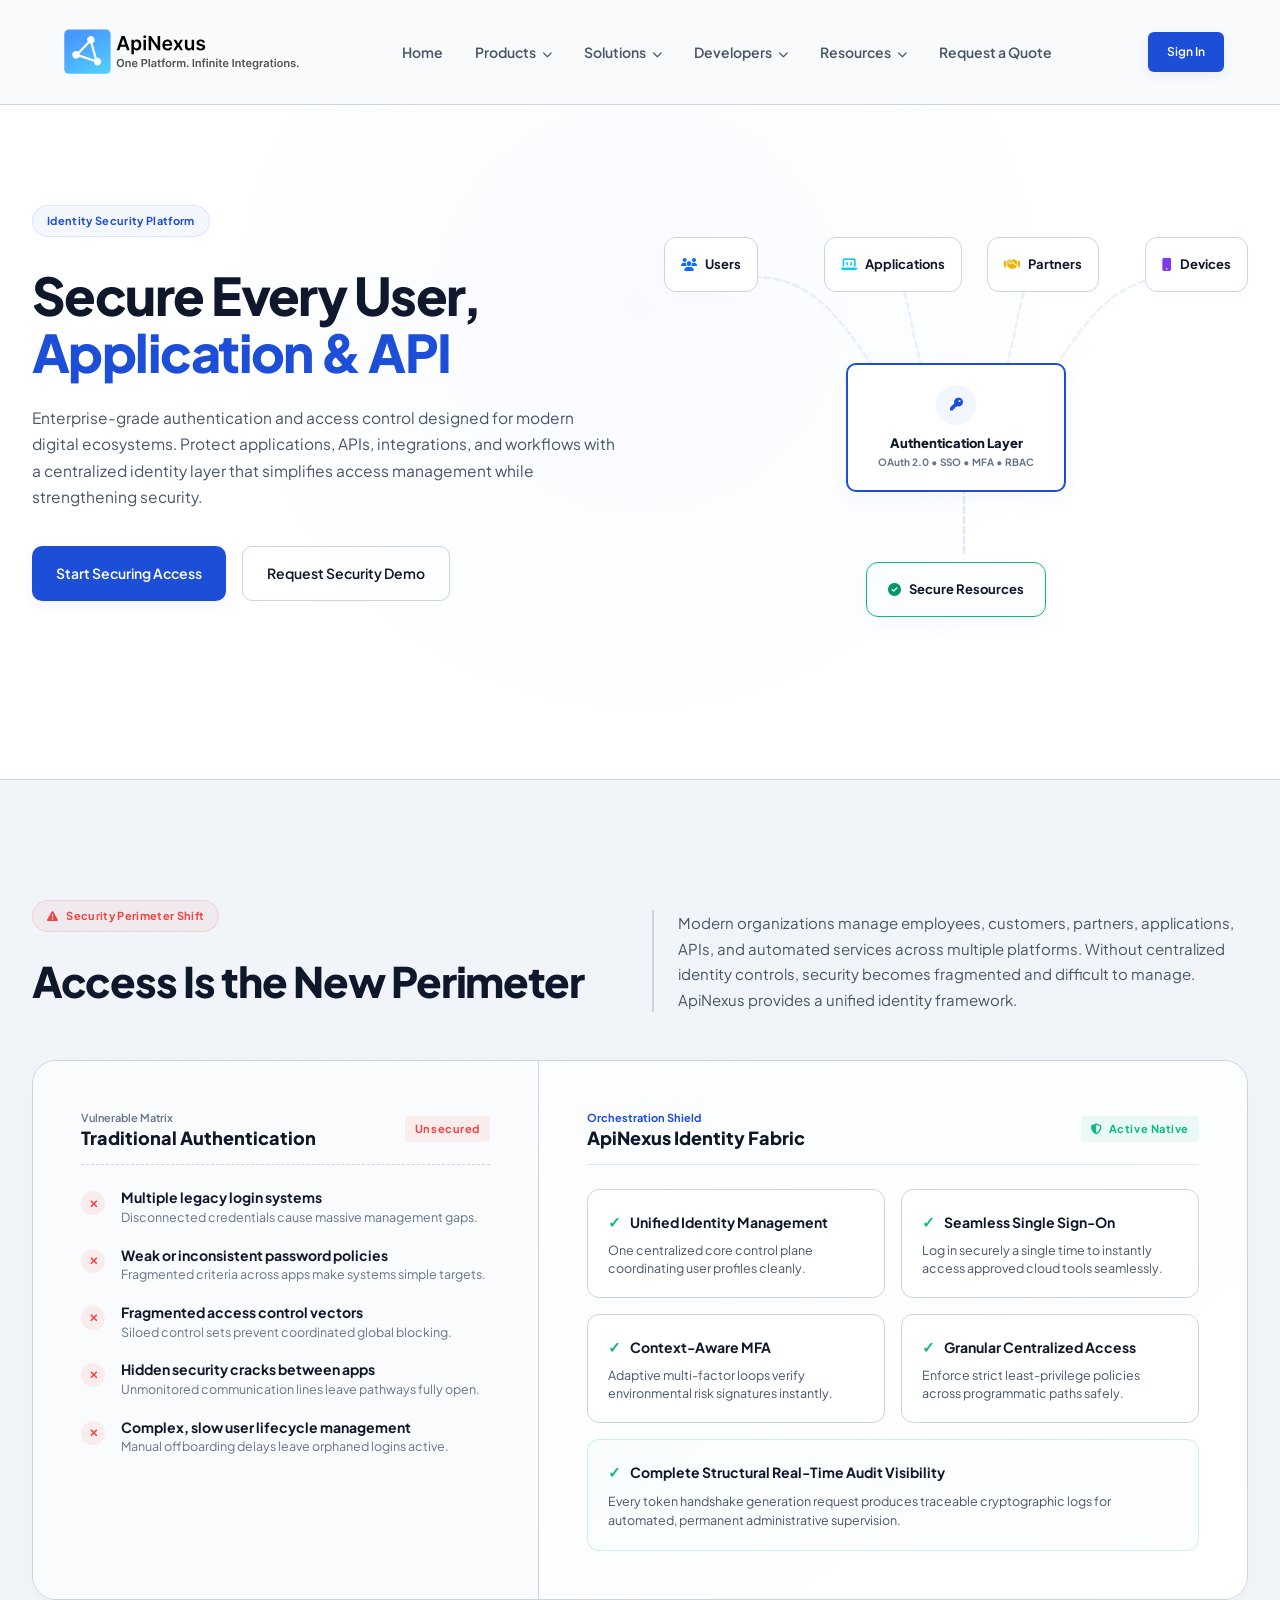
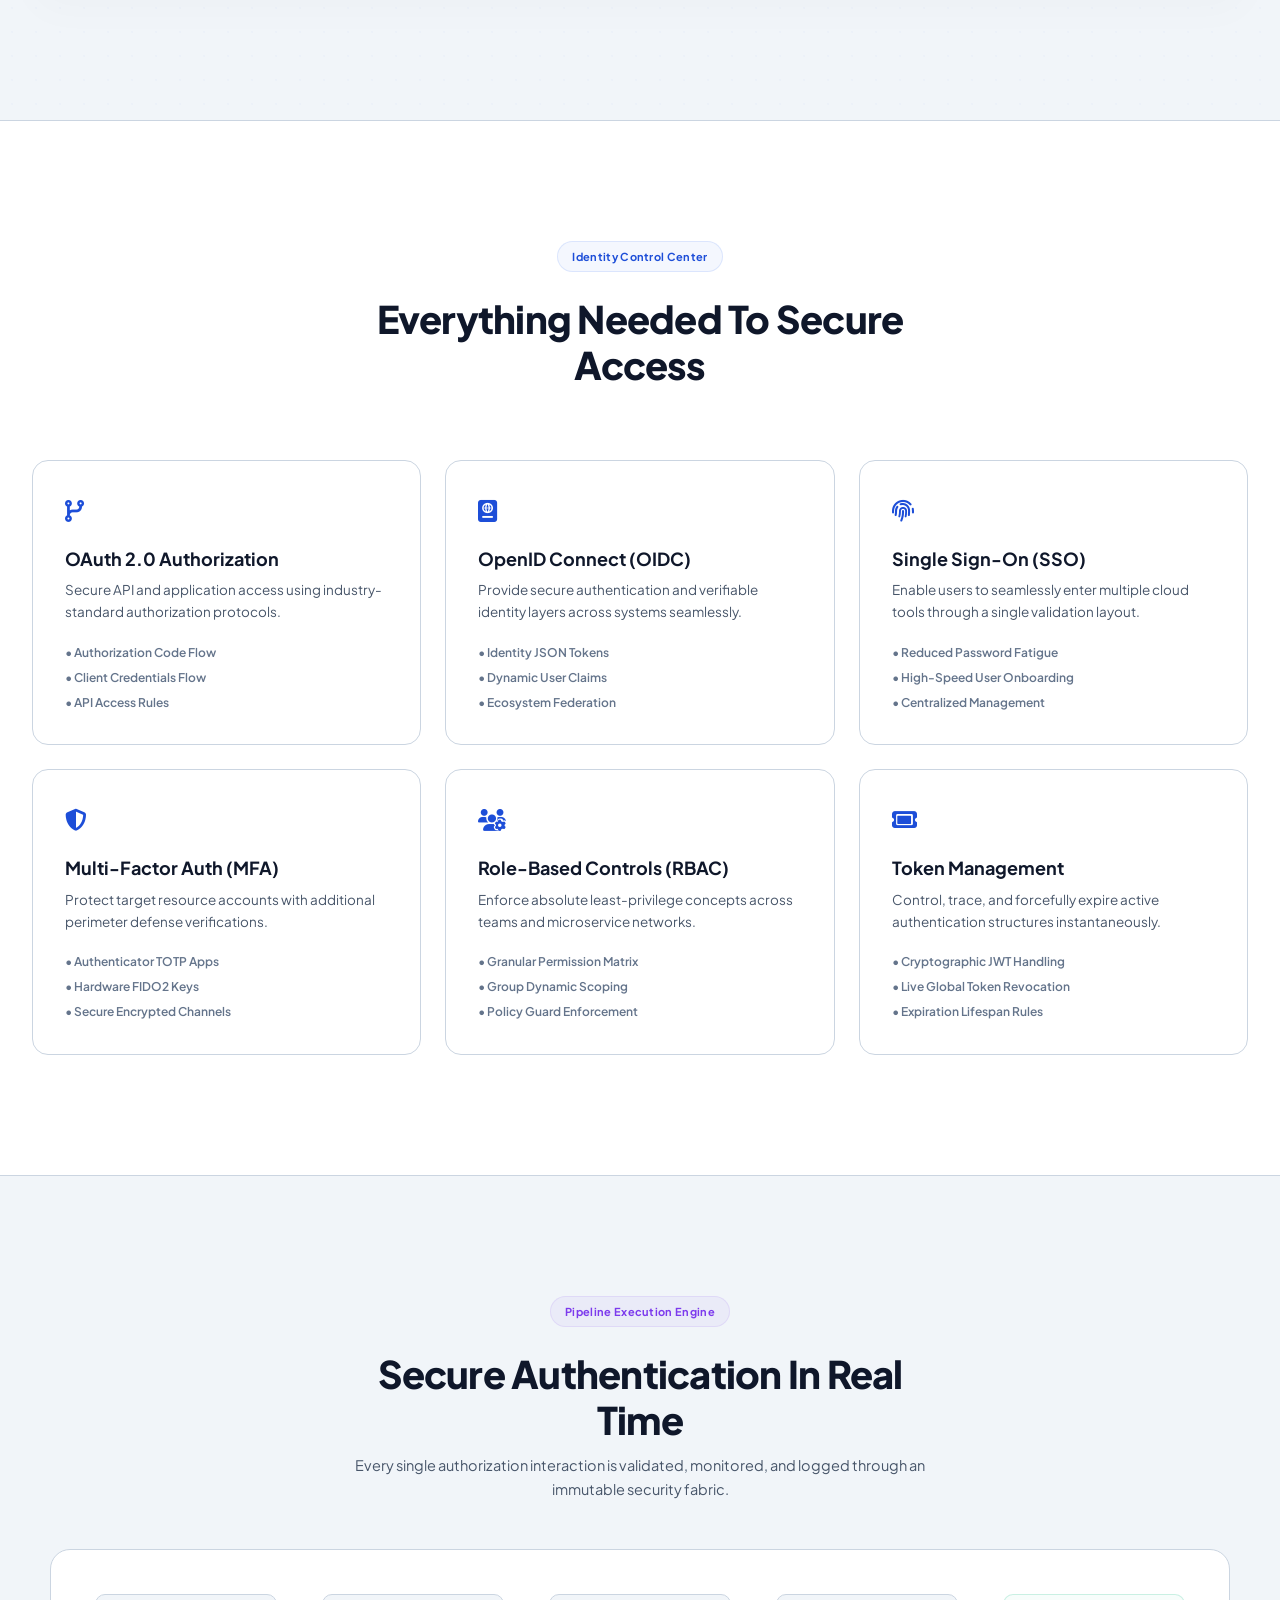
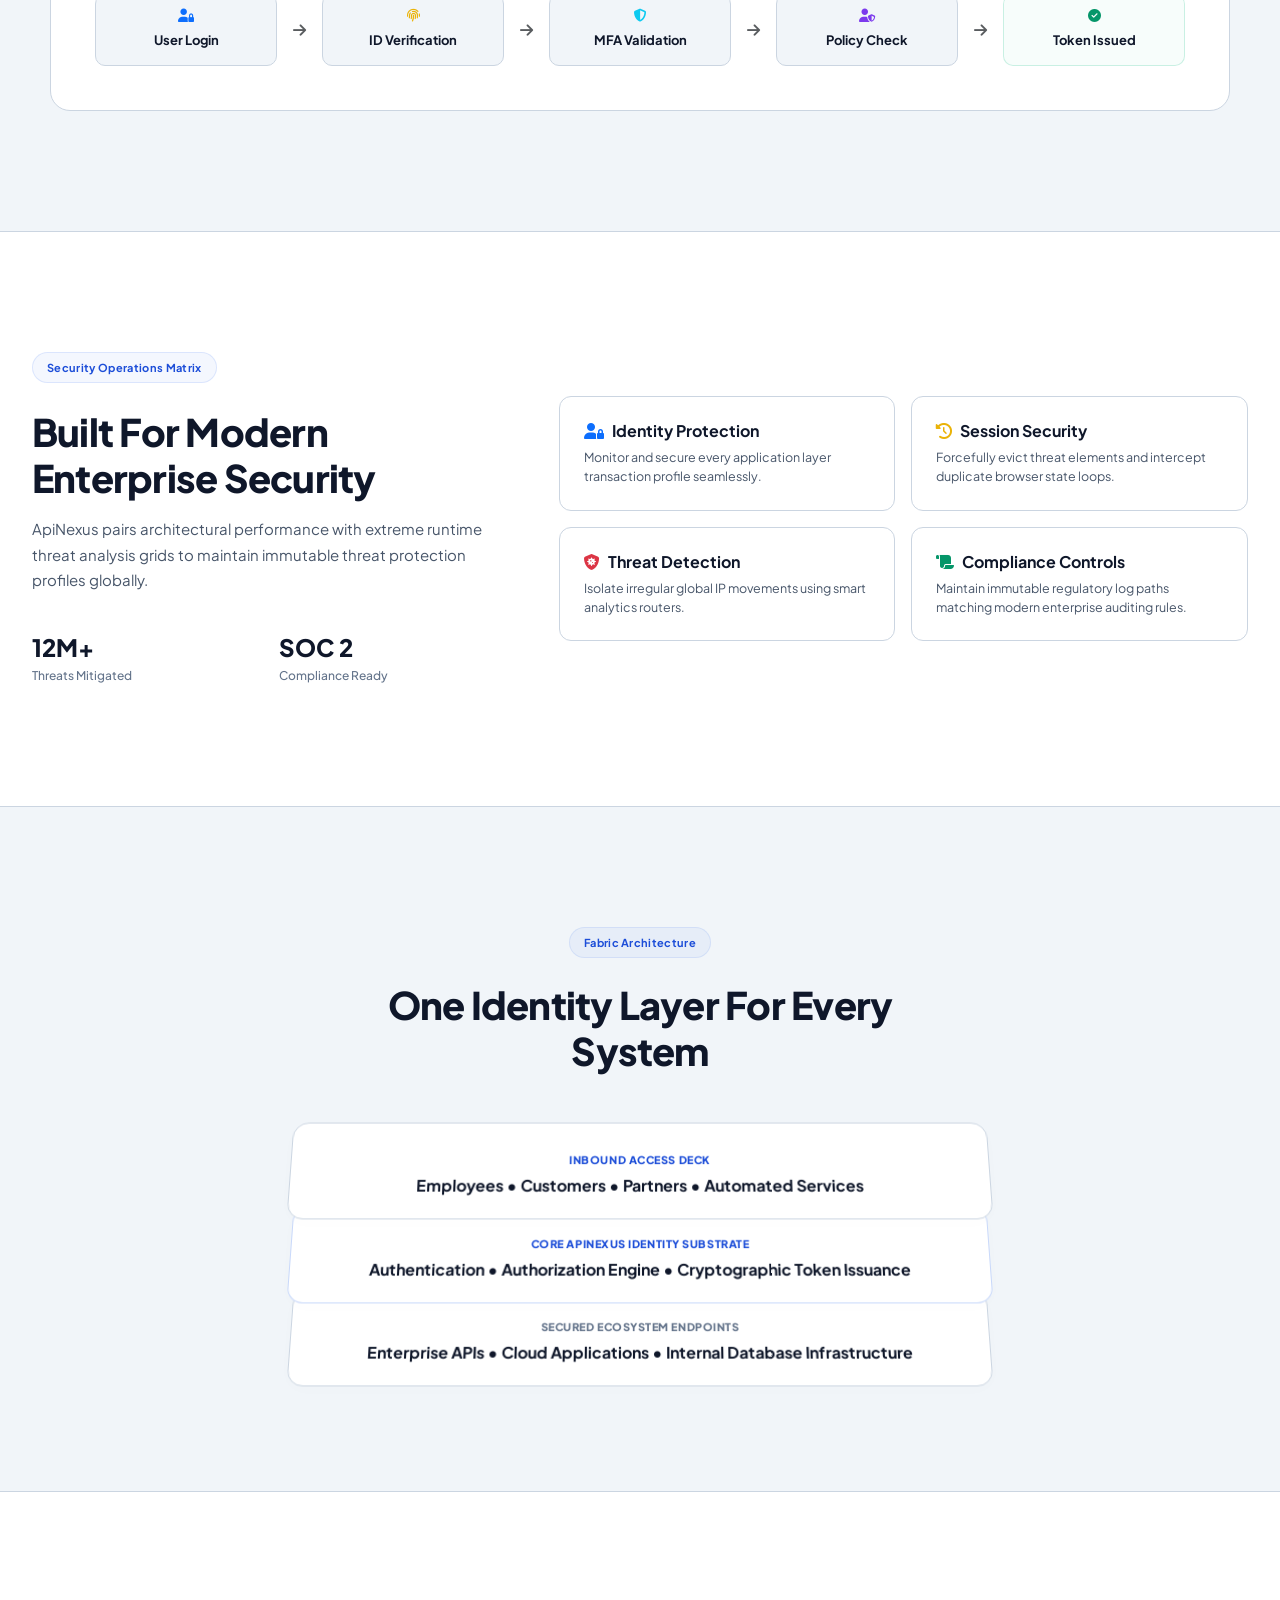
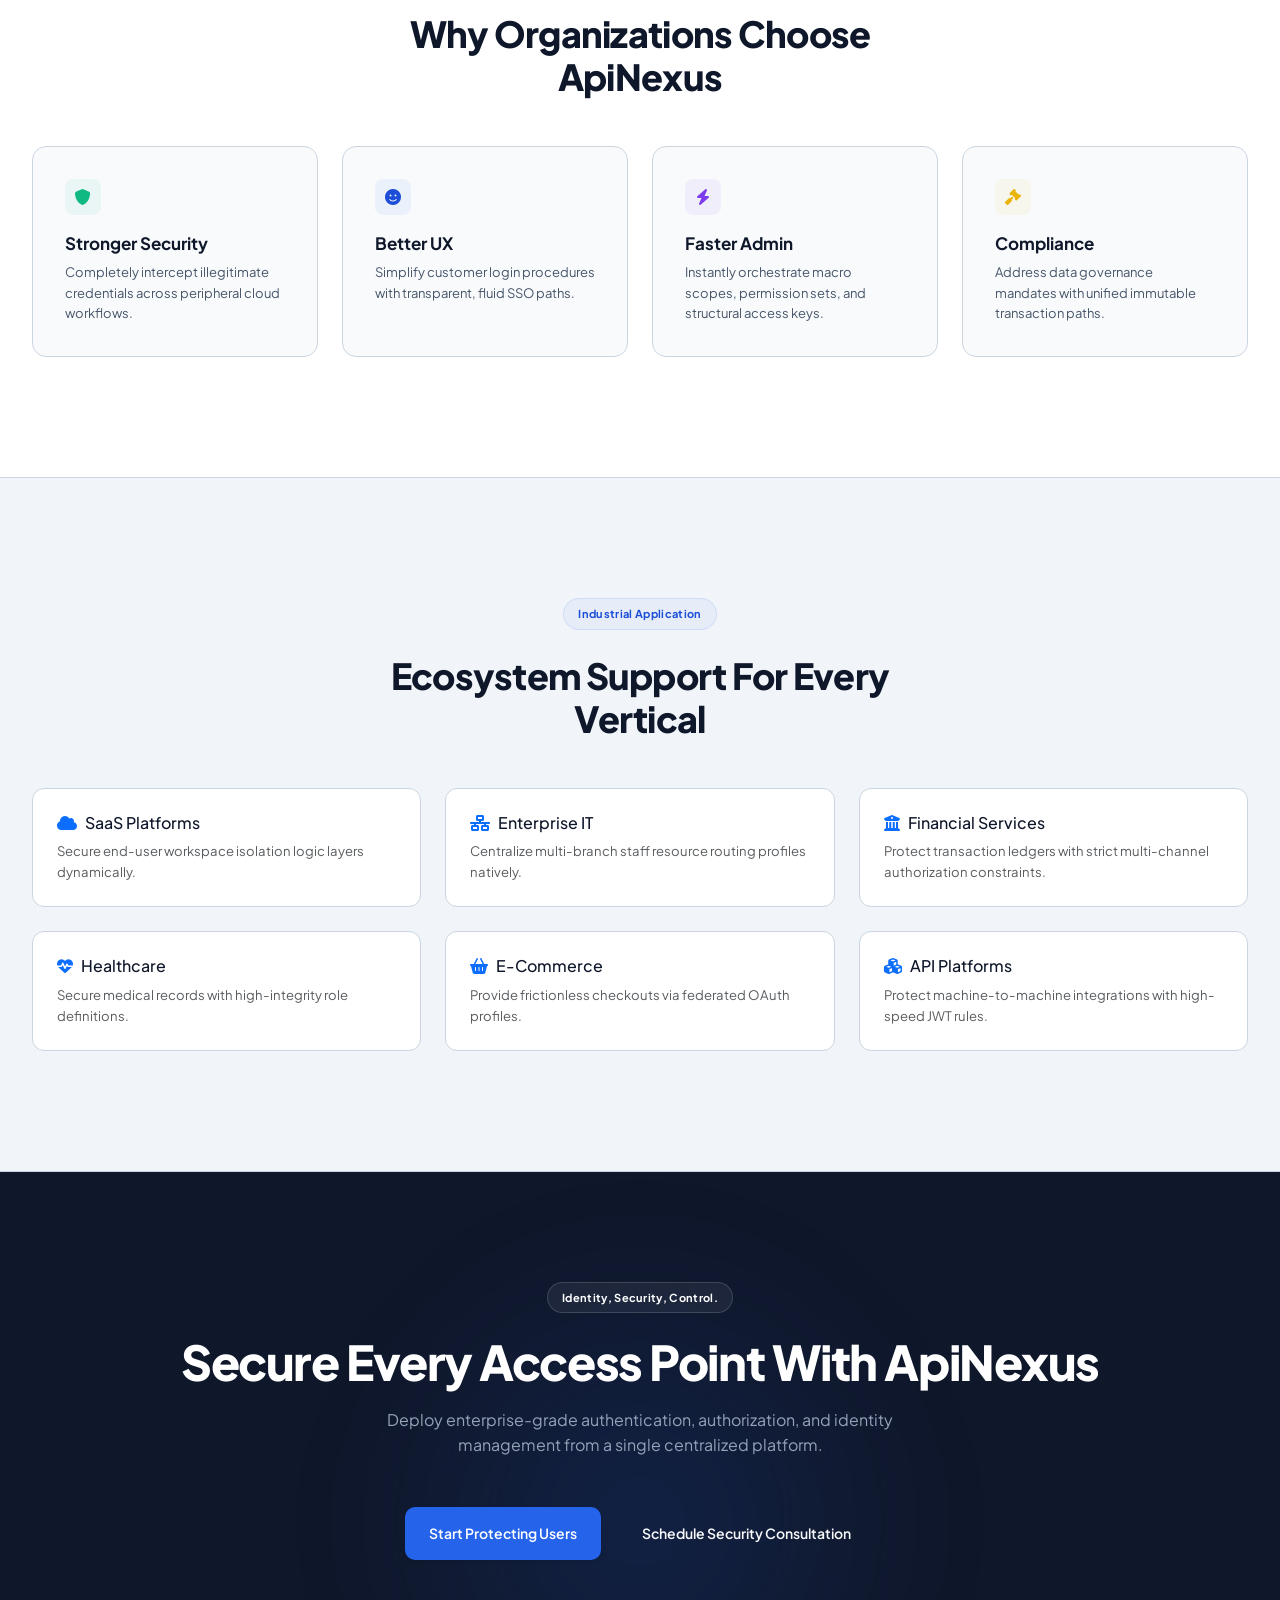
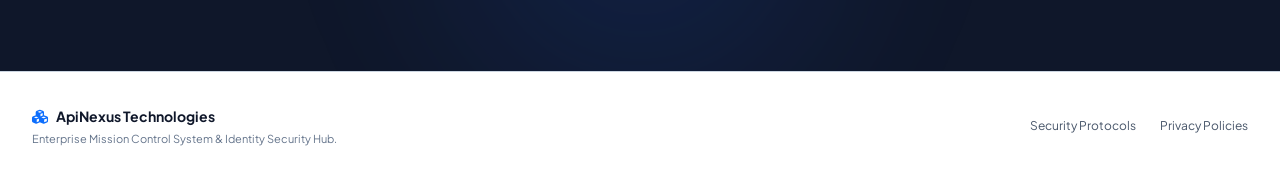
<file: Authentication.html>
<!DOCTYPE html>
<html lang="en" data-theme="light">

<head>
    <meta charset="UTF-8">
    <meta name="viewport" content="width=device-width, initial-scale=1.0">
    <title>ApiNexus — Enterprise Identity Security Fabric</title>
   <link href="https://cdn.jsdelivr.net/npm/bootstrap@5.3.2/dist/css/bootstrap.min.css" rel="stylesheet">
    <link rel="stylesheet" href="https://cdnjs.cloudflare.com/ajax/libs/font-awesome/6.4.0/css/all.min.css">
    <link rel="preconnect" href="https://fonts.googleapis.com">
    <link rel="preconnect" href="https://fonts.gstatic.com" crossorigin>
    <link
        href="https://fonts.googleapis.com/css2?family=Plus+Jakarta+Sans:wght@400;500;600;700&family=JetBrains+Mono:wght@400;500;600&display=swap"
        rel="stylesheet">
    <link rel="stylesheet" href="assets/style.css">
    
    <style>
        /* ==========================================================================
           APINEXUS THEME PRIMITIVES & RESETS
           ========================================================================== */
        :root {
            --brand-primary: #2563eb;
            --brand-primary-hover: #1d4ed8;
            --bg-surface-primary: #ffffff;
            --bg-surface-secondary: #f8fafc;
            --border-color: #e2e8f0;
            --text-primary: #0f172a;
            --text-secondary: #475569;
            --text-muted: #64748b;
            --accent-purple: #7c3aed;
        }

        .section-spacer {
            padding: 120px 0;
        }


        /* ==========================================================================
           COMPONENTS & INTERACTIVE STATES
           ========================================================================== */
        .badge-pill-micro {
            background: rgba(37, 99, 235, 0.05);
            color: var(--brand-primary);
            border: 1px solid rgba(37, 99, 235, 0.12);
            font-weight: 700;
            padding: 6px 14px;
            border-radius: 30px;
            font-size: 11px;
            letter-spacing: 0.03em;
            display: inline-flex;
            align-items: center;
        }

        /* Hero Flow Engine Map Line */
        @keyframes flow-dash {
            to { stroke-dashoffset: -20; }
        }
        .flow-line {
            stroke-dasharray: 6, 4;
            animation: flow-dash 1s linear infinite;
        }

        /* Grid Challenge Vs Solution Cards */
        .challenge-card {
            background: #ffffff;
            border: 1px solid var(--border-color);
            border-radius: 16px;
            padding: 32px;
            height: 100%;
            transition: all 0.3s cubic-bezier(0.16, 1, 0.3, 1);
        }
        .challenge-card.negative:hover {
            border-color: #ef4444;
            box-shadow: 0 12px 30px rgba(239, 68, 68, 0.03);
        }
        .challenge-card.positive:hover {
            border-color: #10b981;
            box-shadow: 0 12px 30px rgba(16, 185, 129, 0.03);
        }

        /* Control Center Feature Grid */
        .control-card {
            background: #ffffff;
            border: 1px solid var(--border-color);
            border-radius: 16px;
            padding: 32px;
            height: 100%;
            transition: all 0.3s ease;
        }
        .control-card:hover {
            border-color: var(--brand-primary);
            box-shadow: 0 12px 30px rgba(37, 99, 235, 0.03);
        }

        .pipeline-node-1{
            position: relative;
            left: 20px;
             background: #ffffff;
            border: 1px solid var(--border-color);
            border-radius: 12px;
            padding: 16px;
            font-size: 13px;
            font-weight: 700;
            text-align: center;
            z-index: 5;
        }

        /* Flow Pipeline Engine Tracker */
        .pipeline-node {
            background: #ffffff;
            border: 1px solid var(--border-color);
            border-radius: 12px;
            padding: 16px;
            font-size: 13px;
            font-weight: 700;
            text-align: center;
            box-shadow: 0 4px 12px rgba(0,0,0,0.01);
            position: relative;
            z-index: 5;
        }
        .pipeline-node.active-hub {
            border-color: var(--brand-primary);
            background: rgba(37, 99, 235, 0.01);
            box-shadow: 0 8px 20px rgba(37, 99, 235, 0.04);
        }

        /* Architecture Stack Layers Flat on Hover */
        .arch-layer {
            background: #ffffff;
            border: 1px solid var(--border-color);
            border-radius: 16px;
            padding: 24px;
            text-align: center;
            margin-bottom: -16px;
            transform: perspective(1000px) rotateX(12deg) rotateY(0deg) translateY(0);
            transition: transform 0.4s ease, border-color 0.3s ease, box-shadow 0.4s ease;
            box-shadow: 0 4px 20px rgba(0,0,0,0.01);
        }
        .arch-layer:hover {
            transform: perspective(1000px) rotateX(0deg) rotateY(0deg) translateY(-20px);
            border-color: var(--brand-primary);
            box-shadow: 0 20px 40px rgba(37, 99, 235, 0.05);
            z-index: 100 !important;
        }

        /* Industry Vertical Cards */
        .industry-card {
            background: #ffffff;
            border: 1px solid var(--border-color);
            border-radius: 12px;
            padding: 24px;
            height: 100%;
            position: relative;
            overflow: hidden;
            transition: all 0.3s ease;
        }
        .industry-card:hover {
            border-color: var(--brand-primary);
            transform: translateY(-4px);
        }
        .industry-card::before {
            content: '';
            position: absolute;
            top: 0; left: 0; width: 3px; height: 0;
            background: var(--brand-primary);
            transition: height 0.3s ease;
        }
        .industry-card:hover::before {
            height: 100%;
        }

        /* Scan Line Matrix Effect Overlays */
        @keyframes matrix-scan {
            0% { transform: translateY(-100%); }
            100% { transform: translateY(100%); }
        }
    </style>

</head>

<body>
    <header class="site-header">
        <div class="container">
            <div class="header-wrapper">

                <div class="logo-block">
                    <img src="images/logo-dark.svg" alt="logo" class="logo-main logo-dark-variant">
                    <img src="images/logo.svg" alt="logo" class="logo-main logo-light-variant">
                </div>

                <nav class="mega-nav">
                    <!-- Products --> <a href="index.html" class="mega-nav-item" style="text-decoration:none;">Home</a>
                    <div class="mega-nav-item" data-menu="products">
                        Products <i class="fa-solid fa-chevron-down ms-1" style="font-size:10px;"></i>
                        <div class="mega-dropdown">
                            <div>
                                <h4>Platform</h4>
                                <a href="API-Management.html">API Management</a>
                                <a href="integration-hub.html">Integration Hub</a>
                                <a href="Authentication.html">Authentication</a>
                                <a href="#">API Gateway</a>
                            </div>
                            <div>
                                <h4>Automation</h4>
                                <a href="#">Workflow Builder</a>
                                <a href="#">Event Triggers</a>
                                <a href="#">Scheduled Workflows</a>
                                <a href="#">Business Automation</a>
                            </div>
                            <div>
                                <h4>Operations</h4>
                                <a href="#">Monitoring &amp; Analytics</a>
                                <a href="#">Alerts &amp; Notifications</a>
                                <a href="#">Activity Logs</a>
                                <a href="#">Performance Insights</a>
                            </div>
                            <div class="mega-featured">
                                <span><strong>ApiNexus Platform</strong> — One Platform. Infinite
                                    Integrations.</span>
                                <a href="#">Explore Platform →</a>
                            </div>
                        </div>
                    </div>
                    <!-- Solutions -->
                    <div class="mega-nav-item" data-menu="solutions">
                        Solutions <i class="fa-solid fa-chevron-down ms-1" style="font-size:10px;"></i>
                        <div class="mega-dropdown" style="min-width:600px;">
                            <div>
                                <h4>By Team</h4>
                                <a href="#">Developers</a>
                                <a href="#">Operations Teams</a>
                                <a href="#">IT Administrators</a>
                                <a href="#">Product Teams</a>
                            </div>
                            <div>
                                <h4>By Business</h4>
                                <a href="#">Startups</a>
                                <a href="#">SMBs</a>
                                <a href="#">Enterprises</a>
                                <a href="#">SaaS Companies</a>
                            </div>
                            <div>
                                <h4>Use Cases</h4>
                                <a href="#">API Ecosystem</a>
                                <a href="#">Workflow Automation</a>
                                <a href="#">Data Sync</a>
                                <a href="#">Enterprise Integrations</a>
                            </div>
                            <div class="mega-featured">
                                <span><strong> Customer Success</strong> See how businesses streamline
                                    operations.</span>
                                <a href="#">View Case Studies →</a>
                            </div>
                        </div>
                    </div>
                    <!-- Developers -->
                    <div class="mega-nav-item" data-menu="developers">
                        Developers <i class="fa-solid fa-chevron-down ms-1" style="font-size:10px;"></i>
                        <div class="mega-dropdown" style="min-width:550px;">
                            <div>
                                <h4>Documentation</h4>
                                <a href="#">Getting Started</a>
                                <a href="#">API Reference</a>
                                <a href="#">Authentication Guide</a>
                                <a href="#">Tutorials</a>
                            </div>
                            <div>
                                <h4>Tools</h4>
                                <a href="#">API Explorer</a>
                                <a href="#">Sandbox</a>
                                <a href="#">SDK Downloads</a>
                                <a href="#">Webhooks</a>
                            </div>
                            <div class="mega-featured">
                                <span><strong> Developer Hub</strong> Comprehensive docs &amp; resources.</span>
                                <a href="#">Open Documentation →</a>
                            </div>
                        </div>
                    </div>
                    <!-- Resources -->
                    <div class="mega-nav-item" data-menu="resources">
                        Resources <i class="fa-solid fa-chevron-down ms-1" style="font-size:10px;"></i>
                        <div class="mega-dropdown" style="min-width:500px;">
                            <div>
                                <h4>Learning</h4>
                                <a href="#">Blog</a>
                                <a href="#">Guides</a>
                                <a href="#">Webinars</a>
                                <a href="#">Whitepapers</a>
                            </div>
                            <div>
                                <h4>Company</h4>
                                <a href="#">About Us</a>
                                <a href="#">Contact</a>
                                <a href="#">Careers</a>
                                <a href="#">Partners</a>
                            </div>
                            <div class="mega-featured">
                                <span><strong> Latest Updates</strong> New features &amp; improvements.</span>
                                <a href="#">View Changelog →</a>
                            </div>
                        </div>
                    </div>
                    <a href="quote.html" class="mega-nav-item" style="text-decoration:none;">Request a Quote</a>
                </nav>

                <div class="header-actions-deck">
                    <a href="login.html" class="btn btn-primary" style="padding: 10px 18px; font-size: 12px;">Sign In</a>
                </div>
            </div>
        </div>
    </header>

    <section class="section-spacer" style="background: var(--bg-surface-primary); position: relative; overflow: hidden; padding: 100px 0 130px 0;">
        <div style="position: absolute; inset: 0; background-image: radial-gradient(circle at 50% 30%, rgba(37, 99, 235, 0.03) 0%, transparent 60%); pointer-events: none;"></div>
        <div class="container">
            <div class="row align-items-center g-5">
                <div class="col-xl-6">
                    <span class="badge-pill-micro"> Identity Security Platform</span>
                    <h1 style="font-weight: 800; font-size: 52px; letter-spacing: -0.03em; line-height: 1.1; margin-top: 20px; color: var(--text-primary);">
                        Secure Every User,<br><span style="color: var(--brand-primary);">Application & API</span>
                    </h1>
                    <p style="color: var(--text-secondary); font-size: 15.5px; line-height: 1.7; margin-top: 24px; margin-bottom: 36px;">
                        Enterprise-grade authentication and access control designed for modern digital ecosystems. Protect applications, APIs, integrations, and workflows with a centralized identity layer that simplifies access management while strengthening security.
                    </p>
                    <div class="d-flex flex-wrap gap-3 mb-5">
                        <a href="#" class="btn btn-primary px-4 py-3" style="font-weight:600; border-radius:10px; background:var(--brand-primary); border:none; font-size:14px;">Start Securing Access</a>
                        <a href="#" class="btn btn-outline-light px-4 py-3" style="font-weight:600; border-radius:10px; border-color: var(--border-color); color: var(--text-primary); background:#fff; font-size:14px;">Request Security Demo</a>
                    </div>
                </div>
                
                <div class="col-xl-6">
                    <div style="position: relative; width: 100%; height: 380px; max-width:600px; margin: 0 auto; display: flex; flex-direction: column; justify-content: space-between; align-items: center;">
                        <svg style="position: absolute; inset:0; width:100%; height:100%; pointer-events:none; z-index:1;">
                            <path d="M 90 40 C 200 40, 200 190, 300 190" stroke="rgba(37,99,235,0.2)" stroke-width="2" fill="none" class="flow-line" />
                            <path d="M 230 40 C 250 40, 250 190, 300 190" stroke="rgba(37,99,235,0.2)" stroke-width="2" fill="none" class="flow-line" />
                            <path d="M 370 40 C 350 40, 350 190, 300 190" stroke="rgba(37,99,235,0.2)" stroke-width="2" fill="none" class="flow-line" />
                            <path d="M 510 40 C 400 40, 400 190, 300 190" stroke="rgba(37,99,235,0.2)" stroke-width="2" fill="none" class="flow-line" />
                            
                            <path d="M 300 190 L 300 320" stroke="rgba(37,99,235,0.3)" stroke-width="2" fill="none" class="flow-line" />
                        </svg>

                        <div class="d-flex justify-content-between w-100" style="position:relative; z-index:2;">
                            <div class="pipeline-node"><i class="fa-solid fa-users text-primary me-2"></i>Users</div>
                            <div class="pipeline-node-1"><i class="fa-solid fa-laptop-code text-info me-2"></i>Applications</div>
                            <div class="pipeline-node"><i class="fa-solid fa-handshake text-warning me-2"></i>Partners</div>
                            <div class="pipeline-node"><i class="fa-solid fa-mobile-button text-purple me-2" style="color:var(--accent-purple);"></i>Devices</div>
                        </div>

                        <div class="pipeline-node active-hub" style="width: 220px; padding: 20px; border-radius:10px;background-color: white; text-align:center; border-width:2px;">
                            <div style="width:40px; height:40px; background:rgba(37,99,235,0.06); border-radius:50%; display:inline-flex; align-items:center; justify-content:center; color:var(--brand-primary); margin-bottom:8px;"><i class="fa-solid fa-key"></i></div>
                            <div style="font-weight:800; font-size:13px; color:var(--text-primary);">Authentication Layer</div>
                            <div style="font-size:10px; color:var(--text-muted);">OAuth 2.0 • SSO • MFA • RBAC</div>
                        </div>

                        <div class="pipeline-node active-hub" style="width: 180px; border-color: #10b981; background: rgba(16, 185, 129, 0.01);">
                            <i class="fa-solid fa-circle-check text-success me-2"></i>Secure Resources
                        </div>
                    </div>
                </div>
            </div>
        </div>
    </section>

<section class="section-spacer" style="background-color: var(--bg-surface-secondary); border-top: 1px solid var(--border-color); border-bottom: 1px solid var(--border-color); position: relative; overflow: hidden;">
        <div style="position: absolute; inset:0; background-image: radial-gradient(rgba(37,99,235,0.03) 1px, transparent 1px); background-size: 24px 24px; opacity: 0.8; pointer-events:none;"></div>
        
        <div class="container position-relative" style="z-index: 2;">
            <div class="row g-4 align-items-end mb-5">
                <div class="col-lg-6">
                    <span class="badge-pill-micro" style="background: rgba(239, 68, 68, 0.06); color: #ef4444; border-color: rgba(239, 68, 68, 0.15);">
                        <i class="fa-solid fa-triangle-exclamation me-2"></i>Security Perimeter Shift
                    </span>
                    <h2 style="font-weight: 800; font-size: 42px; letter-spacing: -0.03em; color: var(--text-primary); margin-top: 16px; line-height: 1.1;">
                        Access Is the New Perimeter
                    </h2>
                </div>
                <div class="col-lg-6">
                    <p style="color: var(--text-secondary); font-size: 15px; line-height: 1.7; margin-bottom: 0; border-left: 2px solid var(--border-color); padding-left: 24px;">
                        Modern organizations manage employees, customers, partners, applications, APIs, and automated services across multiple platforms. Without centralized identity controls, security becomes fragmented and difficult to manage. ApiNexus provides a unified identity framework.
                    </p>
                </div>
            </div>

            <div style="background: #ffffff; border: 1px solid var(--border-color); border-radius: 24px; overflow: hidden; box-shadow: 0 12px 40px rgba(15, 23, 42, 0.02);">
                <div class="row g-0">
                    
                    <div class="col-lg-5" style="background: #fafbfc; border-right: 1px solid var(--border-color); padding: 48px;">
                        <div class="d-flex align-items-center justify-content-between mb-4" style="border-bottom: 1px dashed var(--border-color); padding-bottom: 16px;">
                            <div>
                                <span style="font-size: 11px; color: var(--text-muted); font-weight: 600; display: block;">Vulnerable Matrix</span>
                                <h4 style="font-size: 18px; font-weight: 800; color: var(--text-primary); margin: 0;">Traditional Authentication</h4>
                            </div>
                            <span style="font-size: 11px; background: rgba(239, 68, 68, 0.08); color: #ef4444; padding: 4px 10px; border-radius: 4px; font-weight: 700; letter-spacing: 0.05em;">Unsecured</span>
                        </div>

                        <div style="display: flex; flex-direction: column; gap: 20px;">
                            <div style="display: flex; gap: 16px; align-items: start;">
                                <div style="width: 24px; height: 24px; background: rgba(239, 68, 68, 0.08); border-radius: 50%; display: flex; align-items: center; justify-content: center; color: #ef4444; font-size: 11px; font-weight: 800; flex-shrink: 0; margin-top: 2px;">✕</div>
                                <div>
                                    <h6 style="font-size: 14px; font-weight: 700; color: var(--text-primary); margin-bottom: 3px;">Multiple legacy login systems</h6>
                                    <p style="font-size: 12.5px; color: var(--text-muted); margin-bottom: 0; line-height: 1.4;">Disconnected credentials cause massive management gaps.</p>
                                </div>
                            </div>

                            <div style="display: flex; gap: 16px; align-items: start;">
                                <div style="width: 24px; height: 24px; background: rgba(239, 68, 68, 0.08); border-radius: 50%; display: flex; align-items: center; justify-content: center; color: #ef4444; font-size: 11px; font-weight: 800; flex-shrink: 0; margin-top: 2px;">✕</div>
                                <div>
                                    <h6 style="font-size: 14px; font-weight: 700; color: var(--text-primary); margin-bottom: 3px;">Weak or inconsistent password policies</h6>
                                    <p style="font-size: 12.5px; color: var(--text-muted); margin-bottom: 0; line-height: 1.4;">Fragmented criteria across apps make systems simple targets.</p>
                                </div>
                            </div>

                            <div style="display: flex; gap: 16px; align-items: start;">
                                <div style="width: 24px; height: 24px; background: rgba(239, 68, 68, 0.08); border-radius: 50%; display: flex; align-items: center; justify-content: center; color: #ef4444; font-size: 11px; font-weight: 800; flex-shrink: 0; margin-top: 2px;">✕</div>
                                <div>
                                    <h6 style="font-size: 14px; font-weight: 700; color: var(--text-primary); margin-bottom: 3px;">Fragmented access control vectors</h6>
                                    <p style="font-size: 12.5px; color: var(--text-muted); margin-bottom: 0; line-height: 1.4;">Siloed control sets prevent coordinated global blocking.</p>
                                </div>
                            </div>

                            <div style="display: flex; gap: 16px; align-items: start;">
                                <div style="width: 24px; height: 24px; background: rgba(239, 68, 68, 0.08); border-radius: 50%; display: flex; align-items: center; justify-content: center; color: #ef4444; font-size: 11px; font-weight: 800; flex-shrink: 0; margin-top: 2px;">✕</div>
                                <div>
                                    <h6 style="font-size: 14px; font-weight: 700; color: var(--text-primary); margin-bottom: 3px;">Hidden security cracks between apps</h6>
                                    <p style="font-size: 12.5px; color: var(--text-muted); margin-bottom: 0; line-height: 1.4;">Unmonitored communication lines leave pathways fully open.</p>
                                </div>
                            </div>

                            <div style="display: flex; gap: 16px; align-items: start;">
                                <div style="width: 24px; height: 24px; background: rgba(239, 68, 68, 0.08); border-radius: 50%; display: flex; align-items: center; justify-content: center; color: #ef4444; font-size: 11px; font-weight: 800; flex-shrink: 0; margin-top: 2px;">✕</div>
                                <div>
                                    <h6 style="font-size: 14px; font-weight: 700; color: var(--text-primary); margin-bottom: 3px;">Complex, slow user lifecycle management</h6>
                                    <p style="font-size: 12.5px; color: var(--text-muted); margin-bottom: 0; line-height: 1.4;">Manual offboarding delays leave orphaned logins active.</p>
                                </div>
                            </div>
                        </div>
                    </div>

                    <div class="col-lg-7" style="background: linear-gradient(145deg, rgba(37,99,235,0.015) 0%, #ffffff 100%); padding: 48px; position: relative;">
                        <div class="d-flex align-items-center justify-content-between mb-4" style="border-bottom: 1px solid rgba(37, 99, 235, 0.15); padding-bottom: 16px;">
                            <div>
                                <span style="font-size: 11px; color: var(--brand-primary); font-weight: 700; display: block;"> Orchestration Shield</span>
                                <h4 style="font-size: 18px; font-weight: 800; color: var(--text-primary); margin: 0;">ApiNexus Identity Fabric</h4>
                            </div>
                            <span style="font-size: 11px; background: rgba(16, 185, 129, 0.08); color: #10b981; padding: 4px 10px; border-radius: 4px; font-weight: 700; letter-spacing: 0.05em;"><i class="fa-solid fa-shield-halved me-1"></i>  Active Native</span>
                        </div>

                        <div class="row g-3">
                            <div class="col-sm-6">
                                <div style="border: 1px solid var(--border-color); padding: 20px; border-radius: 12px; background: #ffffff; height: 100%; transition: border-color 0.3s ease;" onmouseover="this.style.borderColor='var(--brand-primary)'" onmouseout="this.style.borderColor='var(--border-color)'">
                                    <span style="font-size: 15px; color: #10b981; font-weight: bold; margin-right: 6px;">✓</span>
                                    <h6 style="font-size: 14px; font-weight: 700; display: inline-block; margin: 0; color: var(--text-primary);">Unified Identity Management</h6>
                                    <p style="font-size: 12.5px; color: var(--text-secondary); margin-top: 8px; margin-bottom: 0; line-height: 1.4;">One centralized core control plane coordinating user profiles cleanly.</p>
                                </div>
                            </div>

                            <div class="col-sm-6">
                                <div style="border: 1px solid var(--border-color); padding: 20px; border-radius: 12px; background: #ffffff; height: 100%; transition: border-color 0.3s ease;" onmouseover="this.style.borderColor='var(--brand-primary)'" onmouseout="this.style.borderColor='var(--border-color)'">
                                    <span style="font-size: 15px; color: #10b981; font-weight: bold; margin-right: 6px;">✓</span>
                                    <h6 style="font-size: 14px; font-weight: 700; display: inline-block; margin: 0; color: var(--text-primary);">Seamless Single Sign-On</h6>
                                    <p style="font-size: 12.5px; color: var(--text-secondary); margin-top: 8px; margin-bottom: 0; line-height: 1.4;">Log in securely a single time to instantly access approved cloud tools seamlessly.</p>
                                </div>
                            </div>

                            <div class="col-sm-6">
                                <div style="border: 1px solid var(--border-color); padding: 20px; border-radius: 12px; background: #ffffff; height: 100%; transition: border-color 0.3s ease;" onmouseover="this.style.borderColor='var(--brand-primary)'" onmouseout="this.style.borderColor='var(--border-color)'">
                                    <span style="font-size: 15px; color: #10b981; font-weight: bold; margin-right: 6px;">✓</span>
                                    <h6 style="font-size: 14px; font-weight: 700; display: inline-block; margin: 0; color: var(--text-primary);">Context-Aware MFA</h6>
                                    <p style="font-size: 12.5px; color: var(--text-secondary); margin-top: 8px; margin-bottom: 0; line-height: 1.4;">Adaptive multi-factor loops verify environmental risk signatures instantly.</p>
                                </div>
                            </div>

                            <div class="col-sm-6">
                                <div style="border: 1px solid var(--border-color); padding: 20px; border-radius: 12px; background: #ffffff; height: 100%; transition: border-color 0.3s ease;" onmouseover="this.style.borderColor='var(--brand-primary)'" onmouseout="this.style.borderColor='var(--border-color)'">
                                    <span style="font-size: 15px; color: #10b981; font-weight: bold; margin-right: 6px;">✓</span>
                                    <h6 style="font-size: 14px; font-weight: 700; display: inline-block; margin: 0; color: var(--text-primary);">Granular Centralized Access</h6>
                                    <p style="font-size: 12.5px; color: var(--text-secondary); margin-top: 8px; margin-bottom: 0; line-height: 1.4;">Enforce strict least-privilege policies across programmatic paths safely.</p>
                                </div>
                            </div>

                            <div class="col-span-12 w-100 col-100 col-xl-12 mt-3">
                                <div style="border: 1px solid rgba(16, 185, 129, 0.2); padding: 20px; border-radius: 12px; background: rgba(16, 185, 129, 0.01);">
                                    <span style="font-size: 15px; color: #10b981; font-weight: bold; margin-right: 6px;">✓</span>
                                    <h6 style="font-size: 14px; font-weight: 700; display: inline-block; margin: 0; color: var(--text-primary);">Complete Structural Real-Time Audit Visibility</h6>
                                    <p style="font-size: 12.5px; color: var(--text-secondary); margin-top: 8px; margin-bottom: 0; line-height: 1.5;">Every token handshake generation request produces traceable cryptographic logs for automated, permanent administrative supervision.</p>
                                </div>
                            </div>
                        </div>
                    </div>

                </div>
            </div>
        </div>
    </section>

    <section class="section-spacer" style="background: var(--bg-surface-primary);">
        <div class="container">
            <div class="text-center mb-5 pb-3" style="max-width:600px; margin:0 auto;">
                <span class="badge-pill-micro">Identity Control Center</span>
                <h2 style="font-weight: 800; font-size: 38px; letter-spacing: -0.02em; color: var(--text-primary); margin-top: 14px;">Everything Needed To Secure Access</h2>
            </div>

            <div class="row g-4">
                <div class="col-md-6 col-lg-4">
                    <div class="control-card">
                        <div style="color:var(--brand-primary); font-size:22px; margin-bottom:20px;"><i class="fa-solid fa-code-branch"></i></div>
                        <h4 style="font-size:18px; font-weight:700; color:var(--text-primary); margin-bottom:10px;">OAuth 2.0 Authorization</h4>
                        <p style="font-size:13.5px; color:var(--text-secondary); line-height:1.6; margin-bottom:20px;">Secure API and application access using industry-standard authorization protocols.</p>
                        <div style="font-size:12px; font-weight:600; color:var(--text-muted); display:flex; flex-direction:column; gap:6px;">
                            <span>• Authorization Code Flow</span>
                            <span>• Client Credentials Flow</span>
                            <span>• API Access Rules</span>
                        </div>
                    </div>
                </div>
                <div class="col-md-6 col-lg-4">
                    <div class="control-card">
                        <div style="color:var(--brand-primary); font-size:22px; margin-bottom:20px;"><i class="fa-solid fa-passport"></i></div>
                        <h4 style="font-size:18px; font-weight:700; color:var(--text-primary); margin-bottom:10px;">OpenID Connect (OIDC)</h4>
                        <p style="font-size:13.5px; color:var(--text-secondary); line-height:1.6; margin-bottom:20px;">Provide secure authentication and verifiable identity layers across systems seamlessly.</p>
                        <div style="font-size:12px; font-weight:600; color:var(--text-muted); display:flex; flex-direction:column; gap:6px;">
                            <span>• Identity JSON Tokens</span>
                            <span>• Dynamic User Claims</span>
                            <span>• Ecosystem Federation</span>
                        </div>
                    </div>
                </div>
                <div class="col-md-6 col-lg-4">
                    <div class="control-card">
                        <div style="color:var(--brand-primary); font-size:22px; margin-bottom:20px;"><i class="fa-solid fa-fingerprint"></i></div>
                        <h4 style="font-size:18px; font-weight:700; color:var(--text-primary); margin-bottom:10px;">Single Sign-On (SSO)</h4>
                        <p style="font-size:13.5px; color:var(--text-secondary); line-height:1.6; margin-bottom:20px;">Enable users to seamlessly enter multiple cloud tools through a single validation layout.</p>
                        <div style="font-size:12px; font-weight:600; color:var(--text-muted); display:flex; flex-direction:column; gap:6px;">
                            <span>• Reduced Password Fatigue</span>
                            <span>• High-Speed User Onboarding</span>
                            <span>• Centralized Management</span>
                        </div>
                    </div>
                </div>
                <div class="col-md-6 col-lg-4">
                    <div class="control-card">
                        <div style="color:var(--brand-primary); font-size:22px; margin-bottom:20px;"><i class="fa-solid fa-shield-halved"></i></div>
                        <h4 style="font-size:18px; font-weight:700; color:var(--text-primary); margin-bottom:10px;">Multi-Factor Auth (MFA)</h4>
                        <p style="font-size:13.5px; color:var(--text-secondary); line-height:1.6; margin-bottom:20px;">Protect target resource accounts with additional perimeter defense verifications.</p>
                        <div style="font-size:12px; font-weight:600; color:var(--text-muted); display:flex; flex-direction:column; gap:6px;">
                            <span>• Authenticator TOTP Apps</span>
                            <span>• Hardware FIDO2 Keys</span>
                            <span>• Secure Encrypted Channels</span>
                        </div>
                    </div>
                </div>
                <div class="col-md-6 col-lg-4">
                    <div class="control-card">
                        <div style="color:var(--brand-primary); font-size:22px; margin-bottom:20px;"><i class="fa-solid fa-users-gear"></i></div>
                        <h4 style="font-size:18px; font-weight:700; color:var(--text-primary); margin-bottom:10px;">Role-Based Controls (RBAC)</h4>
                        <p style="font-size:13.5px; color:var(--text-secondary); line-height:1.6; margin-bottom:20px;">Enforce absolute least-privilege concepts across teams and microservice networks.</p>
                        <div style="font-size:12px; font-weight:600; color:var(--text-muted); display:flex; flex-direction:column; gap:6px;">
                            <span>• Granular Permission Matrix</span>
                            <span>• Group Dynamic Scoping</span>
                            <span>• Policy Guard Enforcement</span>
                        </div>
                    </div>
                </div>
                <div class="col-md-6 col-lg-4">
                    <div class="control-card">
                        <div style="color:var(--brand-primary); font-size:22px; margin-bottom:20px;"><i class="fa-solid fa-ticket"></i></div>
                        <h4 style="font-size:18px; font-weight:700; color:var(--text-primary); margin-bottom:10px;">Token Management</h4>
                        <p style="font-size:13.5px; color:var(--text-secondary); line-height:1.6; margin-bottom:20px;">Control, trace, and forcefully expire active authentication structures instantaneously.</p>
                        <div style="font-size:12px; font-weight:600; color:var(--text-muted); display:flex; flex-direction:column; gap:6px;">
                            <span>• Cryptographic JWT Handling</span>
                            <span>• Live Global Token Revocation</span>
                            <span>• Expiration Lifespan Rules</span>
                        </div>
                    </div>
                </div>
            </div>
        </div>
    </section>

    <section class="section-spacer" style="background: var(--bg-surface-secondary); border-top:1px solid var(--border-color); border-bottom:1px solid var(--border-color);">
        <div class="container">
            <div class="text-center mb-5" style="max-width:600px; margin:0 auto;">
                <span class="badge-pill-micro" style="background:rgba(124,58,237,0.05); color:var(--accent-purple); border-color:rgba(124,58,237,0.1);"> Pipeline Execution Engine</span>
                <h2 style="font-weight: 800; font-size: 38px; letter-spacing: -0.02em; color: var(--text-primary); margin-top: 14px;">Secure Authentication In Real Time</h2>
                <p style="color:var(--text-secondary); font-size:14.5px; margin-top:12px;">Every single authorization interaction is validated, monitored, and logged through an immutable security fabric.</p>
            </div>

            <div style="max-width:1180px; margin: 0 auto; background:#ffffff; border:1px solid var(--border-color); border-radius:20px; padding:44px; position:relative; overflow:hidden;">
                <div class="row g-2 align-items-center text-center position-relative style-none" style="z-index:2;">
                    <div class="col-md"><div style="padding:14px; background:var(--bg-surface-secondary); border:1px solid var(--border-color); border-radius:10px; font-size:13px; font-weight:700;"><i class="fa-solid fa-user-lock text-primary mb-2 d-block"></i> User Login</div></div>
                    <div class="col-md-auto style-none d-none d-md-block"><i class="fa-solid fa-arrow-right text-muted mx-2"></i></div>
                    <div class="col-md"><div style="padding:14px; background:var(--bg-surface-secondary); border:1px solid var(--border-color); border-radius:10px; font-size:13px; font-weight:700;"><i class="fa-solid fa-fingerprint text-warning mb-2 d-block"></i> ID Verification</div></div>
                    <div class="col-md-auto style-none d-none d-md-block"><i class="fa-solid fa-arrow-right text-muted mx-2"></i></div>
                    <div class="col-md"><div style="padding:14px; background:var(--bg-surface-secondary); border:1px solid var(--border-color); border-radius:10px; font-size:13px; font-weight:700;"><i class="fa-solid fa-shield-halved text-info mb-2 d-block"></i> MFA Validation</div></div>
                    <div class="col-md-auto style-none d-none d-md-block"><i class="fa-solid fa-arrow-right text-muted mx-2"></i></div>
                    <div class="col-md"><div style="padding:14px; background:var(--bg-surface-secondary); border:1px solid var(--border-color); border-radius:10px; font-size:13px; font-weight:700;"><i class="fa-solid fa-user-shield text-purple mb-2 d-block" style="color:var(--accent-purple);"></i> Policy Check</div></div>
                    <div class="col-md-auto style-none d-none d-md-block"><i class="fa-solid fa-arrow-right text-muted mx-2"></i></div>
                    <div class="col-md"><div style="padding:14px; background:rgba(16,185,129,0.03); border:1px solid rgba(16,185,129,0.2); border-radius:10px; font-size:13px; font-weight:700; color:var(--text-primary);"><i class="fa-solid fa-circle-check text-success mb-2 d-block"></i> Token Issued</div></div>
                </div>
            </div>
        </div>
    </section>

    <section class="section-spacer" style="background: var(--bg-surface-primary);">
        <div class="container">
            <div class="row g-5 align-items-center">
                <div class="col-lg-5">
                    <span class="badge-pill-micro"> Security Operations Matrix</span>
                    <h2 style="font-weight: 800; font-size: 38px; letter-spacing: -0.02em; color: var(--text-primary); margin-top: 16px; line-height:1.2;">Built For Modern Enterprise Security</h2>
                    <p style="color: var(--text-secondary); font-size: 15px; line-height: 1.7; margin-top:16px;">
                        ApiNexus pairs architectural performance with extreme runtime threat analysis grids to maintain immutable threat protection profiles globally.
                    </p>
                    <div class="row g-3 mt-4">
                        <div class="col-6">
                            <h4 style="font-weight:800; font-size:24px; color:var(--text-primary); margin-bottom:0;">12M+</h4>
                            <span style="font-size:12px; color:var(--text-muted); font-weight:500;">Threats Mitigated</span>
                        </div>
                        <div class="col-6">
                            <h4 style="font-weight:800; font-size:24px; color:var(--text-primary); margin-bottom:0;">SOC 2</h4>
                            <span style="font-size:12px; color:var(--text-muted); font-weight:500;">Compliance Ready</span>
                        </div>
                    </div>
                </div>
                <div class="col-lg-7">
                    <div class="row g-3">
                        <div class="col-sm-6">
                            <div style="background:#ffffff; border:1px solid var(--border-color); padding:24px; border-radius:12px;">
                                <h6 style="font-weight:700; color:var(--text-primary);"><i class="fa-solid fa-user-lock text-primary me-2"></i>Identity Protection</h6>
                                <p style="font-size:12.5px; color:var(--text-secondary); margin-bottom:0; line-height:1.5; margin-top:6px;">Monitor and secure every application layer transaction profile seamlessly.</p>
                            </div>
                        </div>
                        <div class="col-sm-6">
                            <div style="background:#ffffff; border:1px solid var(--border-color); padding:24px; border-radius:12px;">
                                <h6 style="font-weight:700; color:var(--text-primary);"><i class="fa-solid fa-clock-rotate-left text-warning me-2"></i>Session Security</h6>
                                <p style="font-size:12.5px; color:var(--text-secondary); margin-bottom:0; line-height:1.5; margin-top:6px;">Forcefully evict threat elements and intercept duplicate browser state loops.</p>
                            </div>
                        </div>
                        <div class="col-sm-6">
                            <div style="background:#ffffff; border:1px solid var(--border-color); padding:24px; border-radius:12px;">
                                <h6 style="font-weight:700; color:var(--text-primary);"><i class="fa-solid fa-shield-virus text-danger me-2"></i>Threat Detection</h6>
                                <p style="font-size:12.5px; color:var(--text-secondary); margin-bottom:0; line-height:1.5; margin-top:6px;">Isolate irregular global IP movements using smart analytics routers.</p>
                            </div>
                        </div>
                        <div class="col-sm-6">
                            <div style="background:#ffffff; border:1px solid var(--border-color); padding:24px; border-radius:12px;">
                                <h6 style="font-weight:700; color:var(--text-primary);"><i class="fa-solid fa-scroll text-success me-2"></i>Compliance Controls</h6>
                                <p style="font-size:12.5px; color:var(--text-secondary); margin-bottom:0; line-height:1.5; margin-top:6px;">Maintain immutable regulatory log paths matching modern enterprise auditing rules.</p>
                            </div>
                        </div>
                    </div>
                </div>
            </div>
        </div>
    </section>

    <section class="section-spacer" style="background: var(--bg-surface-secondary); border-top:1px solid var(--border-color); border-bottom:1px solid var(--border-color);">
        <div class="container">
            <div class="text-center mb-5" style="max-width:600px; margin:0 auto;">
                <span class="badge-pill-micro" style="background:rgba(37,99,235,0.05); color:var(--brand-primary); border-color:rgba(37,99,235,0.1);"> Fabric Architecture</span>
                <h2 style="font-weight: 800; font-size: 38px; letter-spacing: -0.02em; color: var(--text-primary); margin-top: 14px;">One Identity Layer For Every System</h2>
            </div>

            <div style="max-width: 700px; margin: 0 auto; display: flex; flex-direction: column;">
                <div class="arch-layer" style="z-index: 4;">
                    <span style="font-size: 11px; color: var(--brand-primary); font-weight: 800; letter-spacing:0.05em;">INBOUND ACCESS DECK</span>
                    <h5 style="font-size: 16px; font-weight: 700; color: var(--text-primary); margin-top: 6px; margin-bottom: 0;">Employees • Customers • Partners • Automated Services</h5>
                </div>
                <div class="arch-layer" style="z-index: 3; border-color: rgba(37,99,235,0.25);">
                    <span style="font-size: 11px; color: var(--brand-primary); font-weight: 800; letter-spacing:0.05em;">CORE APINEXUS IDENTITY SUBSTRATE</span>
                    <h5 style="font-size: 16px; font-weight: 700; color: var(--text-primary); margin-top: 6px; margin-bottom: 0;">Authentication • Authorization Engine • Cryptographic Token Issuance</h5>
                </div>
                <div class="arch-layer" style="z-index: 2;">
                    <span style="font-size: 11px; color: var(--text-muted); font-weight: 800; letter-spacing:0.05em;">SECURED ECOSYSTEM ENDPOINTS</span>
                    <h5 style="font-size: 16px; font-weight: 700; color: var(--text-primary); margin-top: 6px; margin-bottom: 0;">Enterprise APIs • Cloud Applications • Internal Database Infrastructure</h5>
                </div>
            </div>
        </div>
    </section>

    <section class="section-spacer" style="background: var(--bg-surface-primary);">
        <div class="container">
            <div class="text-center mb-5" style="max-width:550px; margin:0 auto;">
                <h2 style="font-weight: 800; font-size: 36px; letter-spacing: -0.02em; color: var(--text-primary);">Why Organizations Choose ApiNexus</h2>
            </div>
            <div class="row g-4">
                <div class="col-md-6 col-lg-3">
                    <div style="background:#f8fafc; border:1px solid var(--border-color); padding:32px; border-radius:14px; height:100%;">
                        <div style="width:36px; height:36px; background:rgba(16,185,129,0.06); border-radius:8px; display:flex; align-items:center; justify-content:center; color:#10b981; margin-bottom:18px; font-size:16px;"><i class="fa-solid fa-shield"></i></div>
                        <h5 style="font-weight:700; font-size:17px; color:var(--text-primary); margin-bottom:8px;">Stronger Security</h5>
                        <p style="font-size:13px; color:var(--text-secondary); line-height:1.6; margin-bottom:0;">Completely intercept illegitimate credentials across peripheral cloud workflows.</p>
                    </div>
                </div>
                <div class="col-md-6 col-lg-3">
                    <div style="background:#f8fafc; border:1px solid var(--border-color); padding:32px; border-radius:14px; height:100%;">
                        <div style="width:36px; height:36px; background:rgba(37,99,235,0.06); border-radius:8px; display:flex; align-items:center; justify-content:center; color:var(--brand-primary); margin-bottom:18px; font-size:16px;"><i class="fa-solid fa-face-smile"></i></div>
                        <h5 style="font-weight:700; font-size:17px; color:var(--text-primary); margin-bottom:8px;">Better UX</h5>
                        <p style="font-size:13px; color:var(--text-secondary); line-height:1.6; margin-bottom:0;">Simplify customer login procedures with transparent, fluid SSO paths.</p>
                    </div>
                </div>
                <div class="col-md-6 col-lg-3">
                    <div style="background:#f8fafc; border:1px solid var(--border-color); padding:32px; border-radius:14px; height:100%;">
                        <div style="width:36px; height:36px; background:rgba(124,58,237,0.06); border-radius:8px; display:flex; align-items:center; justify-content:center; color:var(--accent-purple); margin-bottom:18px; font-size:16px;"><i class="fa-solid fa-bolt"></i></div>
                        <h5 style="font-weight:700; font-size:17px; color:var(--text-primary); margin-bottom:8px;">Faster Admin</h5>
                        <p style="font-size:13px; color:var(--text-secondary); line-height:1.6; margin-bottom:0;">Instantly orchestrate macro scopes, permission sets, and structural access keys.</p>
                    </div>
                </div>
                <div class="col-md-6 col-lg-3">
                    <div style="background:#f8fafc; border:1px solid var(--border-color); padding:32px; border-radius:14px; height:100%;">
                        <div style="width:36px; height:36px; background:rgba(234,179,8,0.06); border-radius:8px; display:flex; align-items:center; justify-content:center; color:#eab308; margin-bottom:18px; font-size:16px;"><i class="fa-solid fa-gavel"></i></div>
                        <h5 style="font-weight:700; font-size:17px; color:var(--text-primary); margin-bottom:8px;">Compliance</h5>
                        <p style="font-size:13px; color:var(--text-secondary); line-height:1.6; margin-bottom:0;">Address data governance mandates with unified immutable transaction paths.</p>
                    </div>
                </div>
            </div>
        </div>
    </section>

    <section class="section-spacer" style="background: var(--bg-surface-secondary); border-top:1px solid var(--border-color); border-bottom:1px solid var(--border-color);">
        <div class="container">
            <div class="text-center mb-5" style="max-width:550px; margin:0 auto;">
                <span class="badge-pill-micro"> Industrial Application</span>
                <h2 style="font-weight: 800; font-size: 36px; letter-spacing: -0.02em; color: var(--text-primary); margin-top:14px;">Ecosystem Support For Every Vertical</h2>
            </div>
            <div class="row g-4">
                <div class="col-md-6 col-lg-4"><div class="industry-card"><h6><i class="fa-solid fa-cloud text-primary me-2"></i>SaaS Platforms</h6><p class="small text-muted mb-0 mt-2">Secure end-user workspace isolation logic layers dynamically.</p></div></div>
                <div class="col-md-6 col-lg-4"><div class="industry-card"><h6><i class="fa-solid fa-network-wired text-primary me-2"></i>Enterprise IT</h6><p class="small text-muted mb-0 mt-2">Centralize multi-branch staff resource routing profiles natively.</p></div></div>
                <div class="col-md-6 col-lg-4"><div class="industry-card"><h6><i class="fa-solid fa-building-columns text-primary me-2"></i>Financial Services</h6><p class="small text-muted mb-0 mt-2">Protect transaction ledgers with strict multi-channel authorization constraints.</p></div></div>
                <div class="col-md-6 col-lg-4"><div class="industry-card"><h6><i class="fa-solid fa-heart-pulse text-primary me-2"></i>Healthcare</h6><p class="small text-muted mb-0 mt-2">Secure medical records with high-integrity role definitions.</p></div></div>
                <div class="col-md-6 col-lg-4"><div class="industry-card"><h6><i class="fa-solid fa-basket-shopping text-primary me-2"></i>E-Commerce</h6><p class="small text-muted mb-0 mt-2">Provide frictionless checkouts via federated OAuth profiles.</p></div></div>
                <div class="col-md-6 col-lg-4"><div class="industry-card"><h6><i class="fa-solid fa-cubes text-primary me-2"></i>API Platforms</h6><p class="small text-muted mb-0 mt-2">Protect machine-to-machine integrations with high-speed JWT rules.</p></div></div>
            </div>
        </div>
    </section>

    <section class="section-spacer text-center position-relative overflow-hidden" style="padding: 110px 0; background: #0f172a; color: white;">
        <div style="position: absolute; width: 600px; height: 600px; background: radial-gradient(circle, rgba(37,99,235,0.15) 0%, transparent 70%); bottom: -30%; left: 50%; transform: translateX(-50%); pointer-events: none; filter: blur(50px);"></div>
        <div class="container position-relative" style="z-index: 5;">
            <span class="badge-pill-micro" style="background:rgba(255,255,255,0.06); color:#fff; border-color:rgba(255,255,255,0.15); margin-bottom:20px;">Identity, Security, Control.</span>
            <h2 class="display-5 fw-extrabold text-white tracking-tight mb-3" style="letter-spacing: -0.03em; font-weight: 800;">Secure Every Access Point With ApiNexus</h2>
            <p class="text-secondary fs-6 mx-auto mb-5" style="max-width: 600px; color: #94a3b8 !important; line-height:1.6;">
                Deploy enterprise-grade authentication, authorization, and identity management from a single centralized platform.
            </p>
            <div class="d-flex justify-content-center align-items-center gap-3 flex-wrap">
                <a href="#" class="btn btn-primary px-4 py-3 shadow-sm" style="font-weight: 600; border-radius: 10px; background: #2563eb; border: none; font-size:14px;">Start Protecting Users</a>
                <a href="#" class="btn btn-outline-light px-4 py-3" style="font-weight: 600; border-radius: 10px; font-size:14px;">Schedule Security Consultation</a>
            </div>
        </div>
    </section>

    <footer style="background-color: var(--bg-surface-primary); border-top: 1px solid var(--border-color); padding: 32px 0;">
        <div class="container d-flex flex-column flex-md-row justify-content-between align-items-center gap-3">
            <div>
                <span style="font-weight: 700; color: var(--text-primary); font-size: 14px;"><i class="fa-solid fa-cubes text-primary me-2"></i>ApiNexus Technologies</span>
                <p style="font-size: 11px; color: var(--text-muted); margin-bottom: 0; margin-top: 2px;">Enterprise Mission Control System & Identity Security Hub.</p>
            </div>
            <div style="display: flex; gap: 24px;">
                <a href="#" style="font-size: 12px; color: var(--text-secondary); text-decoration: none;">Security Protocols</a>
                <a href="#" style="font-size: 12px; color: var(--text-secondary); text-decoration: none;">Privacy Policies</a>
            </div>
        </div>
    </footer>

      <script src="assets/script.js"></script>
    <script src="https://cdn.jsdelivr.net/npm/bootstrap@5.3.2/dist/js/bootstrap.bundle.min.js"></script>
</body>
</html>
</file>
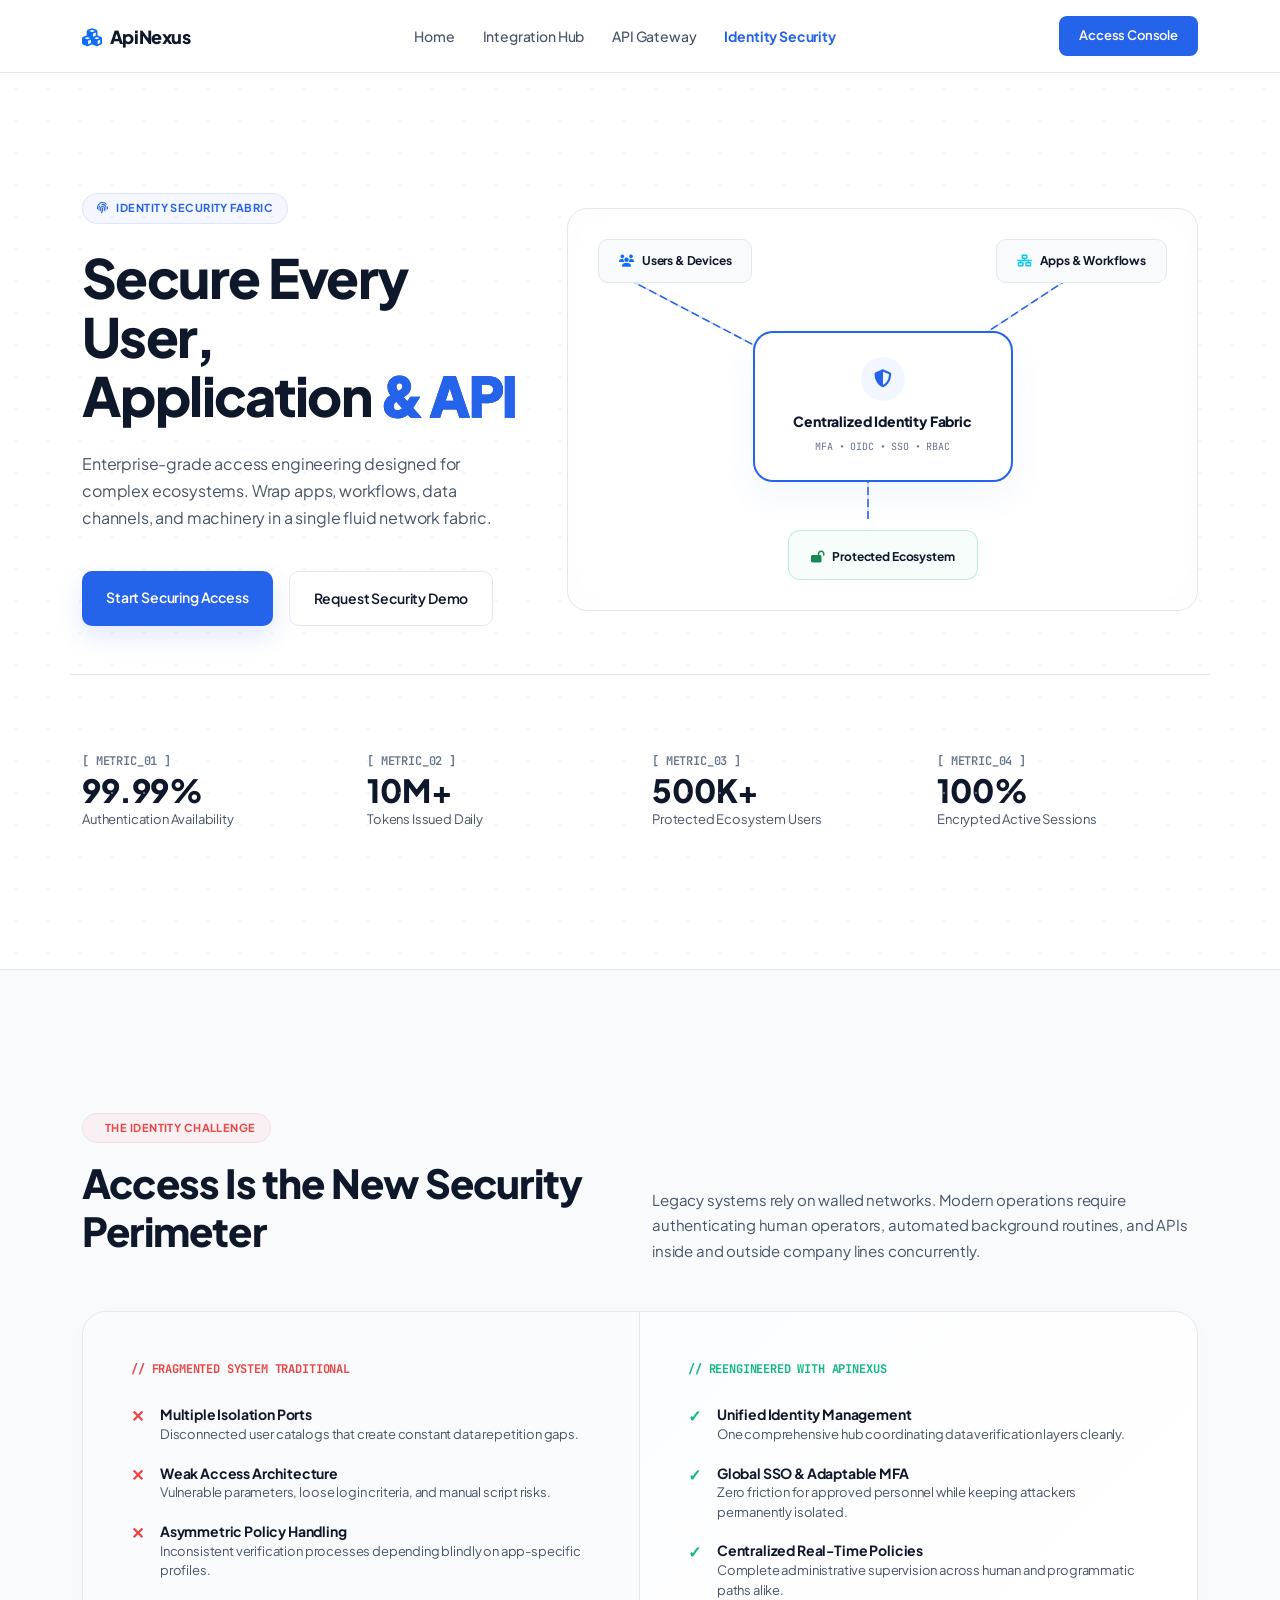
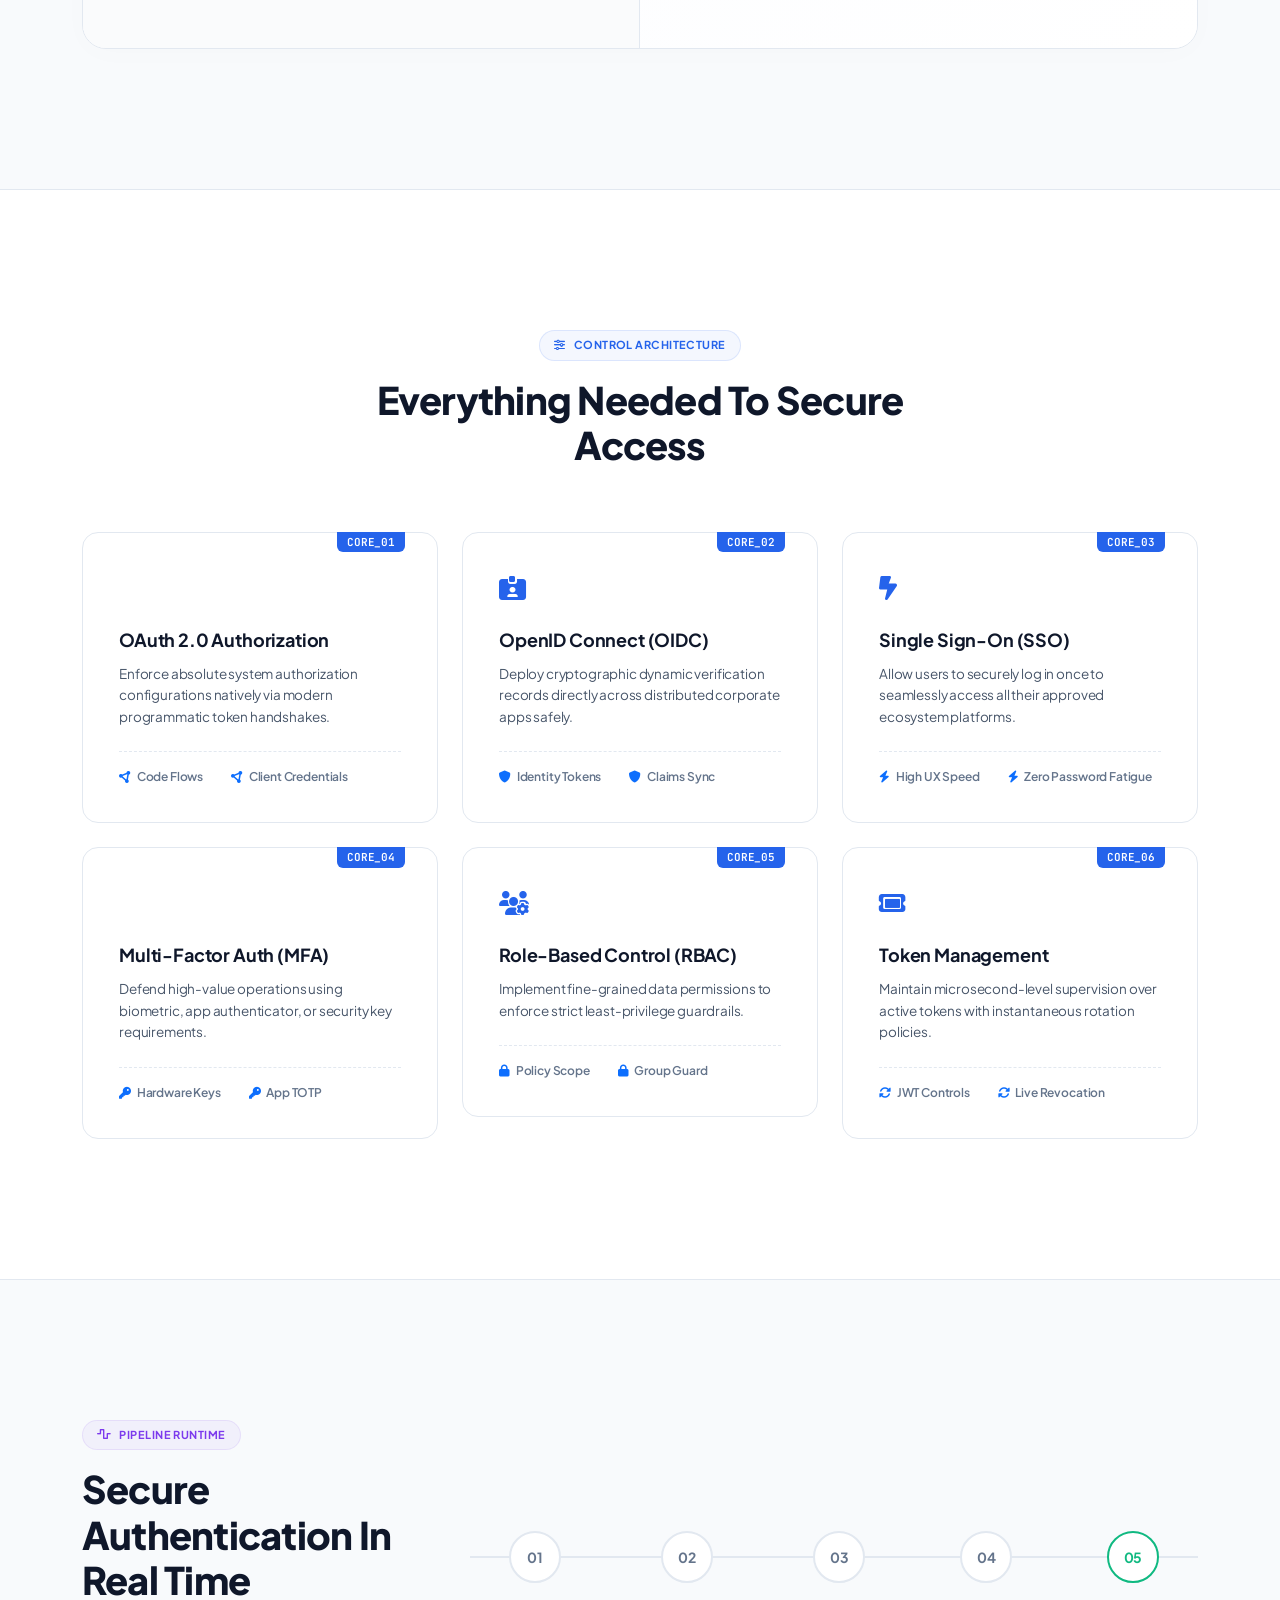
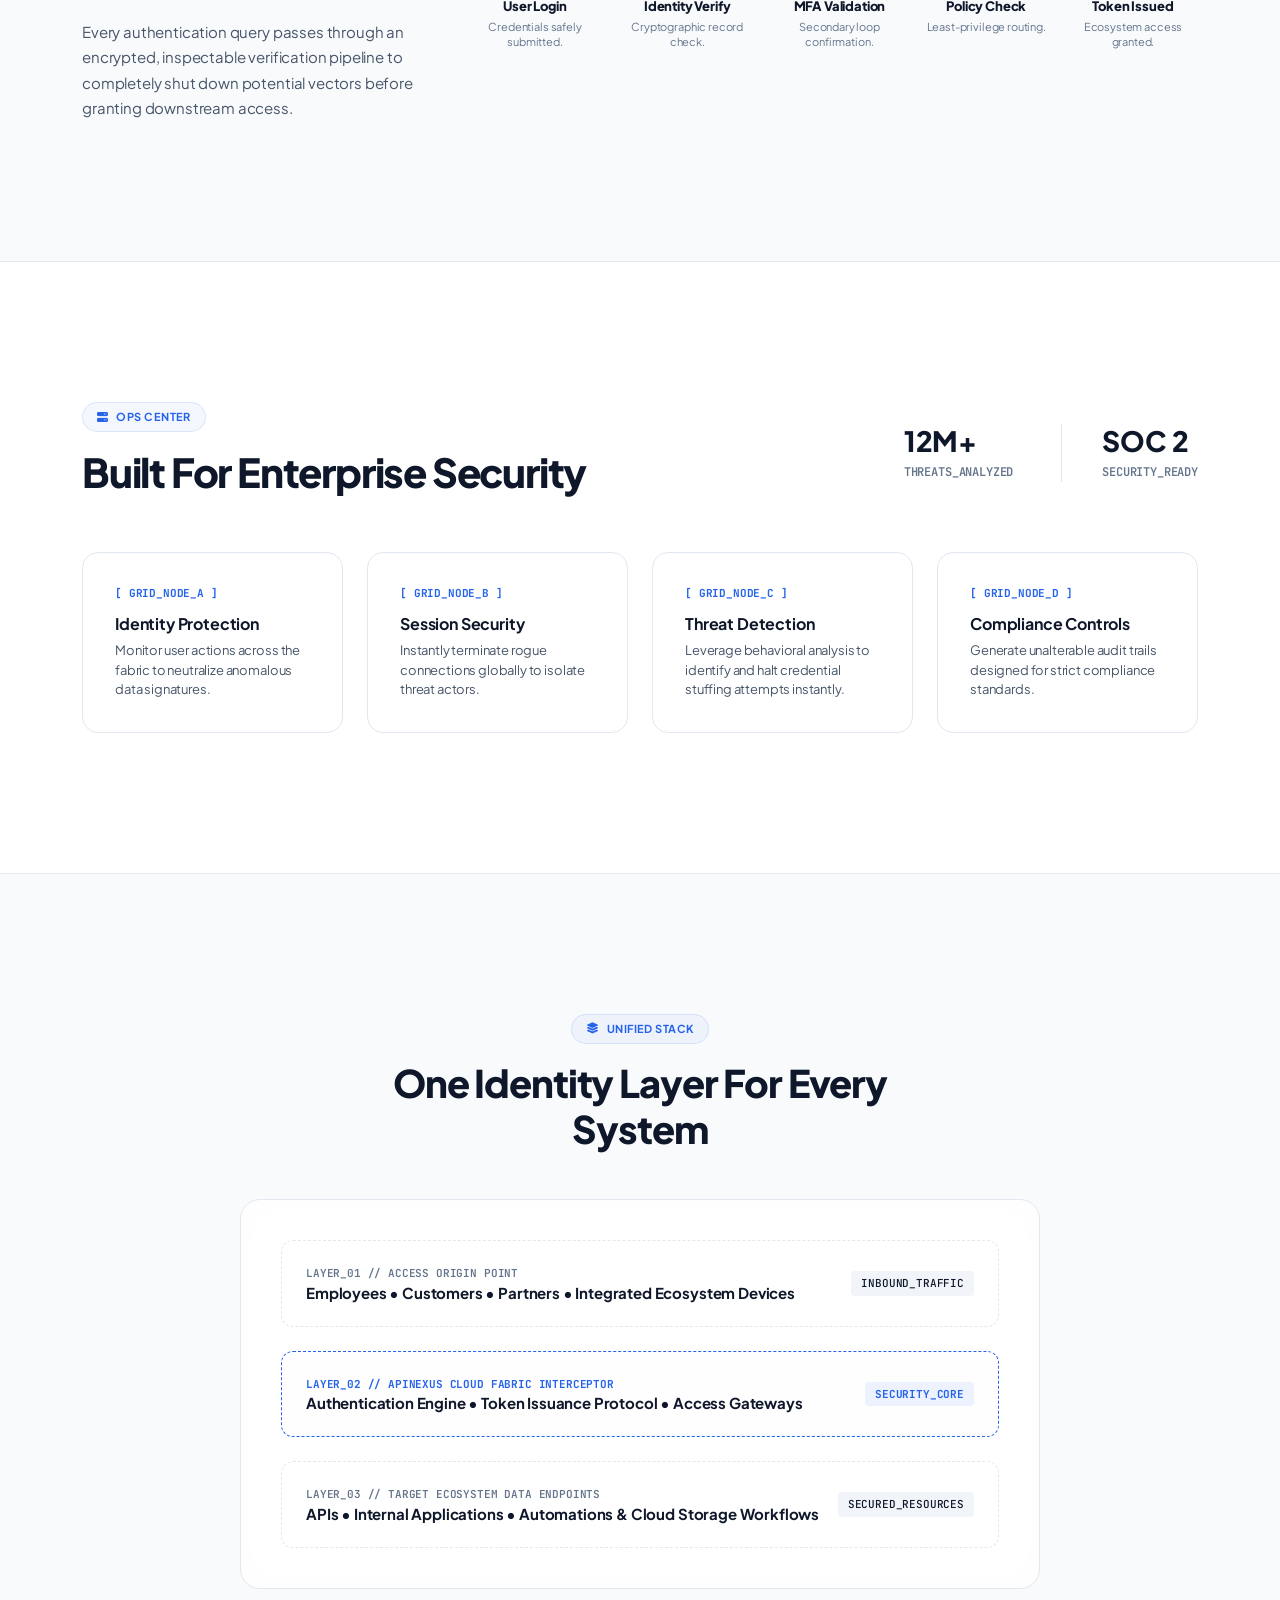
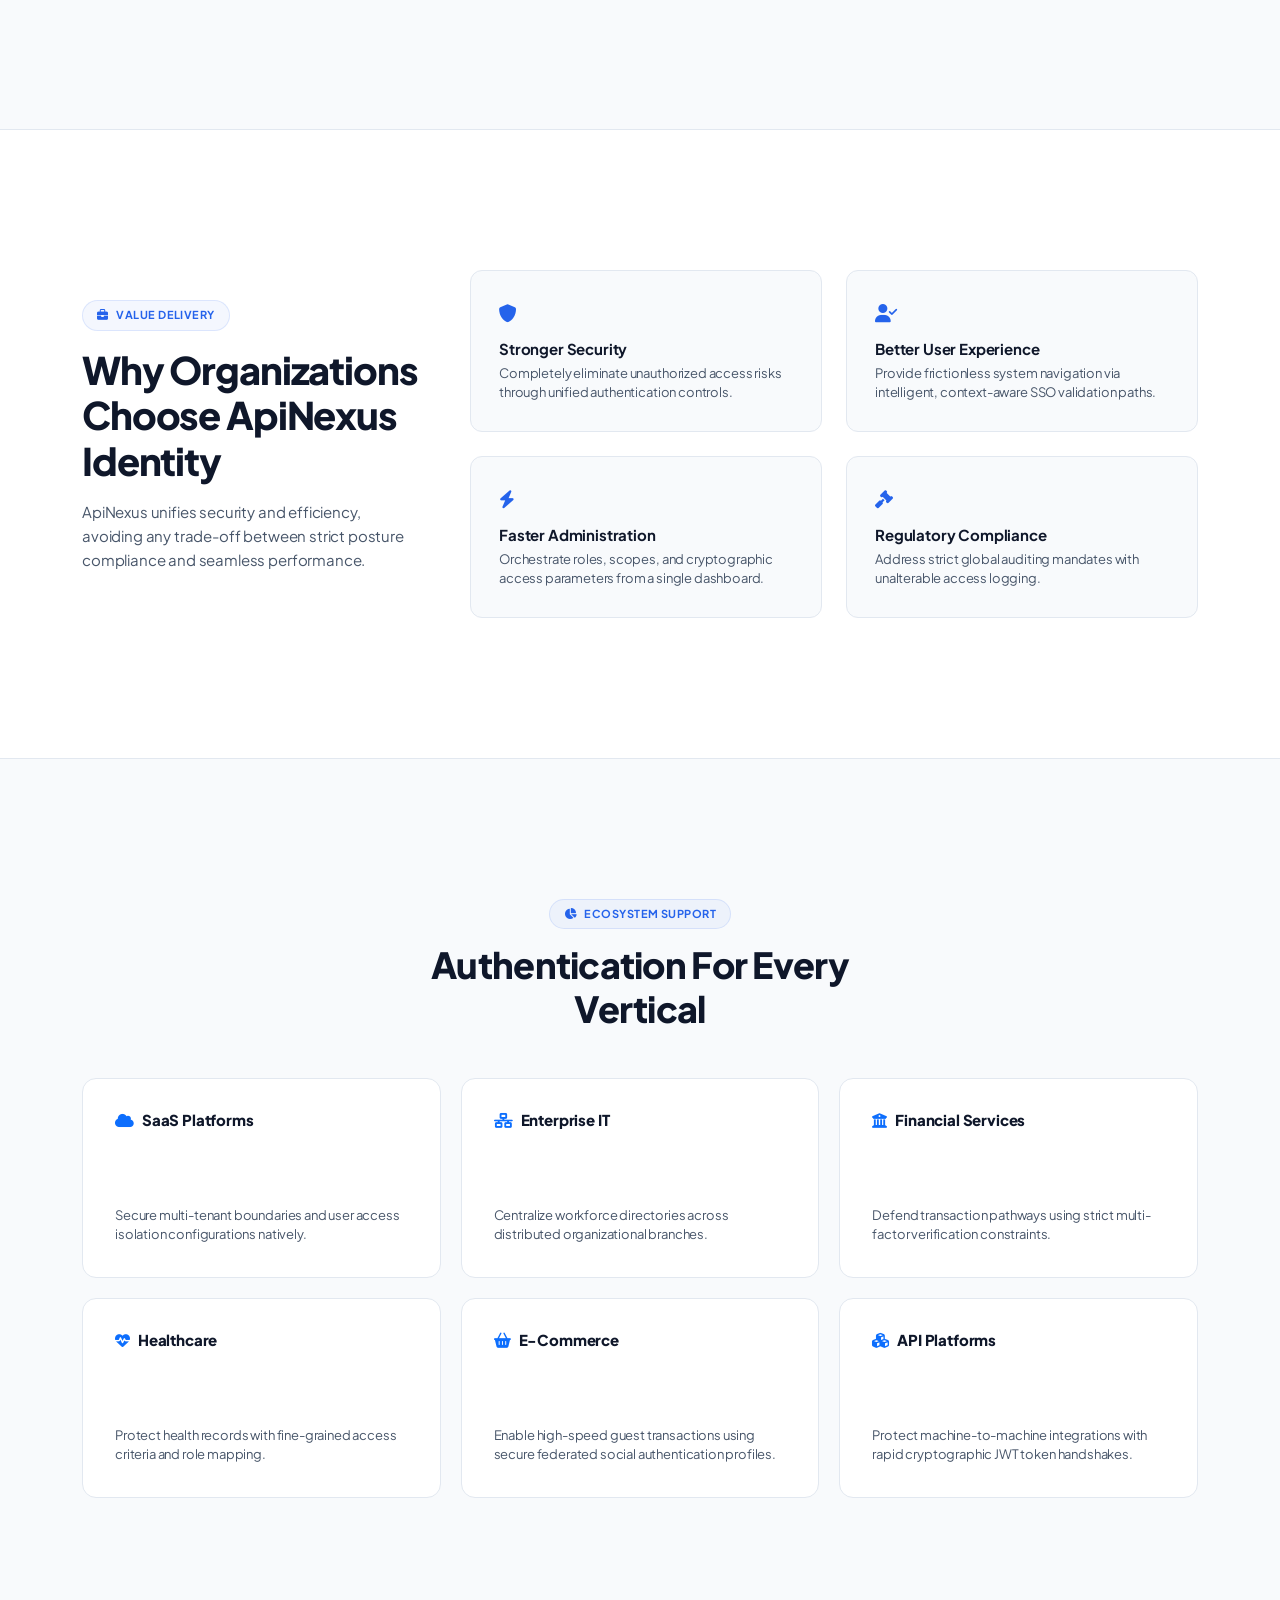
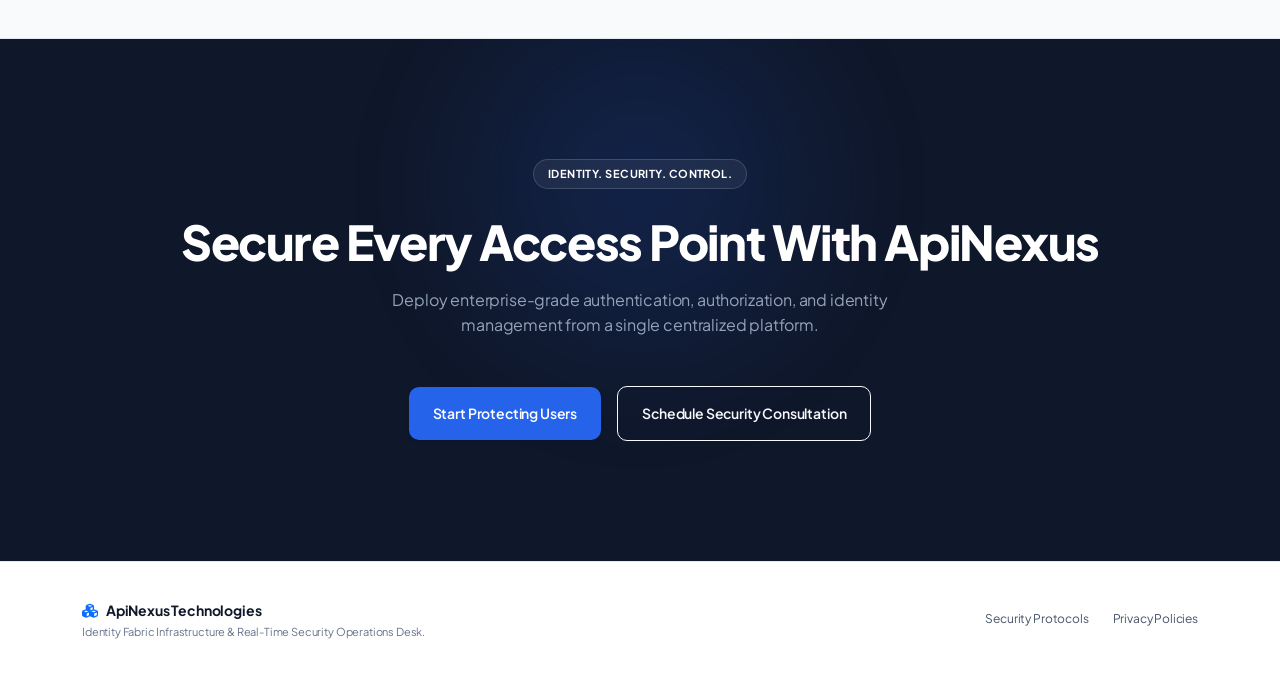
<file: demo.html>
<!DOCTYPE html>
<html lang="en" data-theme="light">

<head>
    <meta charset="UTF-8">
    <meta name="viewport" content="width=device-width, initial-scale=1.0">
    <title>ApiNexus — Identity Security Fabric Platform</title>
    <link href="https://cdn.jsdelivr.net/npm/bootstrap@5.3.2/dist/css/bootstrap.min.css" rel="stylesheet">
    <link rel="stylesheet" href="https://cdnjs.cloudflare.com/ajax/libs/font-awesome/6.4.0/css/all.min.css">
    <link rel="preconnect" href="https://fonts.googleapis.com">
    <link rel="preconnect" href="https://fonts.gstatic.com" crossorigin>
    <link href="https://fonts.googleapis.com/css2?family=Plus+Jakarta+Sans:wght@400;500;600;700;800&family=JetBrains+Mono:wght@400;500;600&display=swap" rel="stylesheet">
    
    <style>
        /* ==========================================================================
           THEME DESIGN SYSTEM PRIMITIVES
           ========================================================================== */
        :root {
            --brand-primary: #2563eb;
            --brand-accent: #3b82f6;
            --bg-surface-primary: #ffffff;
            --bg-surface-secondary: #f8fafc;
            --border-color: #e2e8f0;
            --text-primary: #0f172a;
            --text-secondary: #475569;
            --text-muted: #64748b;
            --accent-emerald: #10b981;
            --accent-crimson: #ef4444;
        }

        body {
            background-color: var(--bg-surface-primary);
            color: var(--text-primary);
            font-family: 'Plus Jakarta Sans', sans-serif;
            overflow-x: hidden;
            letter-spacing: -0.01em;
        }

        .section-spacer {
            padding: 140px 0;
            position: relative;
        }

        /* Micro Pill */
        .badge-pill-micro {
            background: rgba(37, 99, 235, 0.05);
            color: var(--brand-primary);
            border: 1px solid rgba(37, 99, 235, 0.12);
            font-weight: 700;
            padding: 6px 14px;
            border-radius: 30px;
            font-size: 11px;
            letter-spacing: 0.04em;
            display: inline-flex;
            align-items: center;
            text-transform: uppercase;
        }

        /* Header Navigation Styles */
        .site-header {
            background: rgba(255, 255, 255, 0.85);
            backdrop-filter: blur(12px);
            border-bottom: 1px solid var(--border-color);
            position: sticky;
            top: 0;
            z-index: 1000;
        }
        .header-wrapper {
            display: flex;
            align-items: center;
            justify-content: space-between;
            height: 72px;
        }
        .nav-links-deck {
            display: flex;
            gap: 28px;
        }
        .nav-links-deck a {
            color: var(--text-secondary);
            font-weight: 500;
            font-size: 14px;
            text-decoration: none;
            transition: color 0.2s ease;
        }
        .nav-links-deck a:hover {
            color: var(--brand-primary);
        }

        /* ==========================================================================
           CREATIVE COMPONENT DESIGNS
           ========================================================================== */
        
        /* 1. Hero Dynamic Nodes Animation */
        @keyframes laser-pulse {
            0% { stroke-dashoffset: 40; opacity: 0.4; }
            50% { opacity: 1; }
            100% { stroke-dashoffset: 0; opacity: 0.4; }
        }
        .laser-line {
            stroke-dasharray: 8, 4;
            animation: laser-pulse 2.5s linear infinite;
        }

        /* 2. Zero Trust Dual Gate Blueprint Splitting */
        .gate-system-container {
            border: 1px solid var(--border-color);
            border-radius: 24px;
            background: #ffffff;
            overflow: hidden;
            box-shadow: 0 4px 30px rgba(15, 23, 42, 0.015);
        }
        .gate-pane {
            padding: 48px;
            height: 100%;
        }
        .gate-pane.legacy-dark {
            background: #fafbfc;
            border-right: 1px solid var(--border-color);
        }
        .gate-pane.fabric-light {
            background: linear-gradient(135deg, rgba(37,99,235,0.01) 0%, rgba(255,255,255,1) 100%);
            position: relative;
        }

        /* 3. Control Center Hexagonal Grid / Isometric Cards */
        .iso-feature-card {
            background: #ffffff;
            border: 1px solid var(--border-color);
            border-radius: 16px;
            padding: 36px;
            transition: all 0.4s cubic-bezier(0.16, 1, 0.3, 1);
            position: relative;
            z-index: 1;
        }
        .iso-feature-card:hover {
            transform: translateY(-8px);
            border-color: var(--brand-primary);
            box-shadow: 0 20px 40px rgba(37, 99, 235, 0.04);
        }
        .iso-feature-card .metric-dot {
            position: absolute;
            top: -1px;
            right: 32px;
            background: var(--brand-primary);
            color: #ffffff;
            font-family: 'JetBrains Mono', monospace;
            font-size: 11px;
            font-weight: 600;
            padding: 2px 10px;
            border-radius: 0 0 6px 6px;
        }

        /* 4. Real-time Process Stepper Rings */
        .process-pipeline-rail {
            display: flex;
            justify-content: space-between;
            position: relative;
            margin-top: 40px;
        }
        .process-pipeline-rail::before {
            content: '';
            position: absolute;
            top: 25px; left: 0; width: 100%; height: 2px;
            background: var(--border-color);
            z-index: 1;
        }
        .process-ring-node {
            position: relative;
            z-index: 2;
            background: #ffffff;
            width: 52px;
            height: 52px;
            border: 2px solid var(--border-color);
            border-radius: 50%;
            display: flex;
            align-items: center;
            justify-content: center;
            font-weight: 700;
            font-size: 14px;
            color: var(--text-muted);
            transition: all 0.3s ease;
        }
        .process-block:hover .process-ring-node {
            border-color: var(--brand-primary);
            color: var(--brand-primary);
            box-shadow: 0 0 0 6px rgba(37, 99, 235, 0.06);
        }

        /* 5. Exploded 3D Architectural Blueprint Matrix */
        .exploded-blueprint-canvas {
            background: #ffffff;
            border: 1px solid var(--border-color);
            border-radius: 20px;
            padding: 40px;
            box-shadow: inset 0 0 40px rgba(0,0,0,0.01);
        }
        .exploded-layer {
            border: 1px dashed var(--border-color);
            border-radius: 12px;
            padding: 24px;
            background: #ffffff;
            margin-bottom: 24px;
            position: relative;
            transition: all 0.3s ease;
        }
        .exploded-layer:hover {
            border-style: solid;
            border-color: var(--brand-primary);
            background: rgba(37, 99, 235, 0.005);
            transform: scale(1.01);
        }
        .exploded-layer::left-tag {
            font-family: 'JetBrains Mono', monospace;
        }

        /* 6. Asymmetrical Use Cases Blocks */
        .asym-usecase-row {
            display: grid;
            grid-template-columns: repeat(auto-fit, minmax(280px, 1fr));
            gap: 20px;
        }
        .asym-usecase-tile {
            background: #ffffff;
            border: 1px solid var(--border-color);
            border-radius: 14px;
            padding: 32px;
            display: flex;
            flex-direction: column;
            justify-content: space-between;
            min-height: 200px;
            transition: border-color 0.3s ease;
        }
        .asym-usecase-tile:hover {
            border-color: var(--text-primary);
        }
    </style>
</head>

<body>

    <header class="site-header">
        <div class="container">
            <div class="header-wrapper">
                <div>
                    <span style="font-weight: 800; font-size: 18px; color: var(--text-primary); letter-spacing: -0.02em;"><i class="fa-solid fa-cubes text-primary me-2" style="color: var(--brand-primary);"></i>ApiNexus</span>
                </div>
                <nav class="nav-links-deck">
                    <a href="index.html">Home</a>
                    <a href="integration-hub.html">Integration Hub</a>
                    <a href="API-Management.html">API Gateway</a>
                    <a href="Authentication.html" style="color: var(--brand-primary); font-weight:700;">Identity Security</a>
                </nav>
                <div>
                    <a href="#" class="btn btn-primary" style="padding: 10px 20px; font-size: 13px; font-weight:600; border-radius:8px; background: var(--brand-primary); border:none;">Access Console</a>
                </div>
            </div>
        </div>
    </header>

    <section class="section-spacer" style="background: #ffffff; padding: 120px 0 140px 0;">
        <div style="position: absolute; inset:0; background-image: radial-gradient(#e2e8f0 1.5px, transparent 1.5px); background-size: 32px 32px; opacity: 0.4; pointer-events:none;"></div>
        <div class="container">
            <div class="row align-items-center g-5">
                <div class="col-xl-5 position-relative" style="z-index: 10;">
                    <span class="badge-pill-micro"><i class="fa-solid fa-fingerprint me-2"></i>Identity Security Fabric</span>
                    <h1 style="font-weight: 800; font-size: 54px; letter-spacing: -0.03em; line-height: 1.1; margin-top: 24px; color: var(--text-primary);">
                        Secure Every User, <br>Application <span style="color: transparent; -webkit-text-stroke: 1.5px var(--brand-primary); background: linear-gradient(var(--brand-primary), var(--brand-primary)); -webkit-background-clip: text;">& API</span>
                    </h1>
                    <p style="color: var(--text-secondary); font-size: 16px; line-height: 1.7; margin-top: 24px; margin-bottom: 40px;">
                        Enterprise-grade access engineering designed for complex ecosystems. Wrap apps, workflows, data channels, and machinery in a single fluid network fabric.
                    </p>
                    <div class="d-flex flex-wrap gap-3">
                        <a href="#" class="btn btn-primary px-4 py-3" style="font-weight:600; border-radius:10px; background:var(--brand-primary); border:none; font-size:14px; box-shadow: 0 10px 24px rgba(37,99,235,0.15);">Start Securing Access</a>
                        <a href="#" class="btn btn-outline-light px-4 py-3" style="font-weight:600; border-radius:10px; border-color: var(--border-color); color: var(--text-primary); background:#fff; font-size:14px;">Request Security Demo</a>
                    </div>
                </div>

                <div class="col-xl-7">
                    <div class="exploded-blueprint-canvas" style="padding: 30px; position: relative;">
                        <svg style="position: absolute; inset:0; width:100%; height:100%; pointer-events:none;">
                            <path d="M 60 70 L 260 175 M 500 70 L 340 175 M 300 230 L 300 310" stroke="rgba(37,99,235,0.25)" stroke-width="1.5" fill="none" />
                            <path d="M 60 70 L 260 175 M 500 70 L 340 175 M 300 230 L 300 310" stroke="var(--brand-primary)" stroke-width="1.5" fill="none" class="laser-line" />
                        </svg>

                        <div class="d-flex justify-content-between mb-5" style="position: relative; z-index: 5;">
                            <div style="background:#f8fafc; border:1px solid var(--border-color); padding:12px 20px; border-radius:10px; font-size:12px; font-weight:700;"><i class="fa-solid fa-users text-primary me-2"></i>Users & Devices</div>
                            <div style="background:#f8fafc; border:1px solid var(--border-color); padding:12px 20px; border-radius:10px; font-size:12px; font-weight:700;"><i class="fa-solid fa-network-wired text-info me-2"></i>Apps & Workflows</div>
                        </div>

                        <div class="text-center mx-auto mb-5" style="width: 260px; background:#ffffff; border:2px solid var(--brand-primary); padding:24px; border-radius:20px; box-shadow: 0 15px 35px rgba(37,99,235,0.06); position: relative; z-index: 5;">
                            <div style="width:44px; height:44px; background:rgba(37,99,235,0.06); color:var(--brand-primary); border-radius:50%; display:inline-flex; align-items:center; justify-content:center; font-size:18px; margin-bottom:12px;"><i class="fa-solid fa-shield-halved"></i></div>
                            <h6 style="font-weight:800; font-size:14px; margin-bottom:2px;">Centralized Identity Fabric</h6>
                            <span style="font-family:'JetBrains Mono'; font-size:10px; color:var(--text-muted);">MFA • OIDC • SSO • RBAC</span>
                        </div>

                        <div class="text-center mx-auto" style="width: 190px; background: rgba(16,185,129,0.03); border:1px solid rgba(16,185,129,0.25); padding:12px; border-radius:12px; position: relative; z-index: 5;">
                            <span style="font-size:12px; font-weight:700; color:var(--text-primary);"><i class="fa-solid fa-lock-open text-success me-2"></i>Protected Ecosystem</span>
                        </div>
                    </div>
                </div>
            </div>

            <div class="row g-4 mt-5 pt-5 border-top" style="border-color: var(--border-color) !important;">
                <div class="col-6 col-md-3">
                    <span style="font-size:12px; font-weight:600; color:var(--text-muted); font-family:'JetBrains Mono';   margin-bottom:4px;">[ METRIC_01 ]</span>
                    <h3 style="font-weight:800; font-size:32px; color:var(--text-primary); margin-bottom:0;">99.99%</h3>
                    <p style="font-size:13px; color:var(--text-secondary); margin-bottom:0;">Authentication Availability</p>
                </div>
                <div class="col-6 col-md-3">
                    <span style="font-size:12px; font-weight:600; color:var(--text-muted); font-family:'JetBrains Mono';   margin-bottom:4px;">[ METRIC_02 ]</span>
                    <h3 style="font-weight:800; font-size:32px; color:var(--text-primary); margin-bottom:0;">10M+</h3>
                    <p style="font-size:13px; color:var(--text-secondary); margin-bottom:0;">Tokens Issued Daily</p>
                </div>
                <div class="col-6 col-md-3">
                    <span style="font-size:12px; font-weight:600; color:var(--text-muted); font-family:'JetBrains Mono';   margin-bottom:4px;">[ METRIC_03 ]</span>
                    <h3 style="font-weight:800; font-size:32px; color:var(--text-primary); margin-bottom:0;">500K+</h3>
                    <p style="font-size:13px; color:var(--text-secondary); margin-bottom:0;">Protected Ecosystem Users</p>
                </div>
                <div class="col-6 col-md-3">
                    <span style="font-size:12px; font-weight:600; color:var(--text-muted); font-family:'JetBrains Mono';   margin-bottom:4px;">[ METRIC_04 ]</span>
                    <h3 style="font-weight:800; font-size:32px; color:var(--text-primary); margin-bottom:0;">100%</h3>
                    <p style="font-size:13px; color:var(--text-secondary); margin-bottom:0;">Encrypted Active Sessions</p>
                </div>
            </div>
        </div>
    </section>

    <section class="section-spacer" style="background: var(--bg-surface-secondary); border-top:1px solid var(--border-color); border-bottom:1px solid var(--border-color);">
        <div class="container">
            <div class="row mb-5 align-items-end">
                <div class="col-lg-6">
                    <span class="badge-pill-micro" style="background:rgba(239,68,68,0.05); color:var(--accent-crimson); border-color:rgba(239,68,68,0.1);"><i class="fa-solid fa-circle-crosshairs me-2"></i>The Identity Challenge</span>
                    <h2 style="font-weight:800; font-size:40px; letter-spacing:-0.02em; margin-top:16px; color:var(--text-primary);">Access Is the New Security Perimeter</h2>
                </div>
                <div class="col-lg-6">
                    <p style="color:var(--text-secondary); font-size:15px; line-height:1.7; margin-bottom:0;">
                        Legacy systems rely on walled networks. Modern operations require authenticating human operators, automated background routines, and APIs inside and outside company lines concurrently.
                    </p>
                </div>
            </div>

            <div class="gate-system-container">
                <div class="row g-0">
                    <div class="col-lg-6">
                        <div class="gate-pane legacy-dark">
                            <span style="font-family:'JetBrains Mono'; font-size:12px; color:var(--accent-crimson); font-weight:700; display:block; margin-bottom:28px;">// FRAGMENTED SYSTEM TRADITIONAL</span>
                            <div style="display:flex; flex-direction:column; gap:20px;">
                                <div style="display:flex; align-items:start; gap:16px;">
                                    <span style="color:var(--accent-crimson); font-weight:bold; font-size:16px; margin-top:-2px;">✕</span>
                                    <div>
                                        <h6 style="font-weight:700; font-size:14px; margin-bottom:2px; color:var(--text-primary);">Multiple Isolation Ports</h6>
                                        <p style="font-size:13px; color:var(--text-secondary); margin-bottom:0;">Disconnected user catalogs that create constant data repetition gaps.</p>
                                    </div>
                                </div>
                                <div style="display:flex; align-items:start; gap:16px;">
                                    <span style="color:var(--accent-crimson); font-weight:bold; font-size:16px; margin-top:-2px;">✕</span>
                                    <div>
                                        <h6 style="font-weight:700; font-size:14px; margin-bottom:2px; color:var(--text-primary);">Weak Access Architecture</h6>
                                        <p style="font-size:13px; color:var(--text-secondary); margin-bottom:0;">Vulnerable parameters, loose login criteria, and manual script risks.</p>
                                    </div>
                                </div>
                                <div style="display:flex; align-items:start; gap:16px;">
                                    <span style="color:var(--accent-crimson); font-weight:bold; font-size:16px; margin-top:-2px;">✕</span>
                                    <div>
                                        <h6 style="font-weight:700; font-size:14px; margin-bottom:2px; color:var(--text-primary);">Asymmetric Policy Handling</h6>
                                        <p style="font-size:13px; color:var(--text-secondary); margin-bottom:0;">Inconsistent verification processes depending blindly on app-specific profiles.</p>
                                    </div>
                                </div>
                            </div>
                        </div>
                    </div>

                    <div class="col-lg-6">
                        <div class="gate-pane fabric-light">
                            <span style="font-family:'JetBrains Mono'; font-size:12px; color:var(--accent-emerald); font-weight:700; display:block; margin-bottom:28px;">// REENGINEERED WITH APINEXUS</span>
                            <div style="display:flex; flex-direction:column; gap:20px;">
                                <div style="display:flex; align-items:start; gap:16px;">
                                    <span style="color:var(--accent-emerald); font-weight:bold; font-size:16px; margin-top:-2px;">✓</span>
                                    <div>
                                        <h6 style="font-weight:700; font-size:14px; margin-bottom:2px; color:var(--text-primary);">Unified Identity Management</h6>
                                        <p style="font-size:13px; color:var(--text-secondary); margin-bottom:0;">One comprehensive hub coordinating data verification layers cleanly.</p>
                                    </div>
                                </div>
                                <div style="display:flex; align-items:start; gap:16px;">
                                    <span style="color:var(--accent-emerald); font-weight:bold; font-size:16px; margin-top:-2px;">✓</span>
                                    <div>
                                        <h6 style="font-weight:700; font-size:14px; margin-bottom:2px; color:var(--text-primary);">Global SSO & Adaptable MFA</h6>
                                        <p style="font-size:13px; color:var(--text-secondary); margin-bottom:0;">Zero friction for approved personnel while keeping attackers permanently isolated.</p>
                                    </div>
                                </div>
                                <div style="display:flex; align-items:start; gap:16px;">
                                    <span style="color:var(--accent-emerald); font-weight:bold; font-size:16px; margin-top:-2px;">✓</span>
                                    <div>
                                        <h6 style="font-weight:700; font-size:14px; margin-bottom:2px; color:var(--text-primary);">Centralized Real-Time Policies</h6>
                                        <p style="font-size:13px; color:var(--text-secondary); margin-bottom:0;">Complete administrative supervision across human and programmatic paths alike.</p>
                                    </div>
                                </div>
                            </div>
                        </div>
                    </div>
                </div>
            </div>
        </div>
    </section>

    <section class="section-spacer" style="background: #ffffff;">
        <div class="container">
            <div class="text-center mb-5 pb-2" style="max-width: 600px; margin:0 auto;">
                <span class="badge-pill-micro"><i class="fa-solid fa-sliders me-2"></i>Control Architecture</span>
                <h2 style="font-weight:800; font-size:38px; color:var(--text-primary); margin-top:16px; letter-spacing:-0.02em;">Everything Needed To Secure Access</h2>
            </div>

            <div class="row g-4">
                <div class="col-lg-4 col-md-6">
                    <div class="iso-feature-card">
                        <div class="metric-dot">CORE_01</div>
                        <div style="font-size:24px; color:var(--brand-primary); margin-bottom:24px;"><i class="fa-solid fa-square-nodes"></i></div>
                        <h4 style="font-size:18px; font-weight:700; color:var(--text-primary); margin-bottom:12px;">OAuth 2.0 Authorization</h4>
                        <p style="font-size:13.5px; color:var(--text-secondary); line-height:1.6; margin-bottom:24px;">Enforce absolute system authorization configurations natively via modern programmatic token handshakes.</p>
                        <div style="border-top:1px dashed var(--border-color); padding-top:16px; display:flex; flex-wrap:gap; gap:12px; font-size:12px; font-weight:600; color:var(--text-muted);">
                            <span class="me-3"><i class="fa-solid fa-circle-nodes text-primary me-1"></i> Code Flows</span>
                            <span><i class="fa-solid fa-circle-nodes text-primary me-1"></i> Client Credentials</span>
                        </div>
                    </div>
                </div>

                <div class="col-lg-4 col-md-6">
                    <div class="iso-feature-card">
                        <div class="metric-dot">CORE_02</div>
                        <div style="font-size:24px; color:var(--brand-primary); margin-bottom:24px;"><i class="fa-solid fa-id-card-clip"></i></div>
                        <h4 style="font-size:18px; font-weight:700; color:var(--text-primary); margin-bottom:12px;">OpenID Connect (OIDC)</h4>
                        <p style="font-size:13.5px; color:var(--text-secondary); line-height:1.6; margin-bottom:24px;">Deploy cryptographic dynamic verification records directly across distributed corporate apps safely.</p>
                        <div style="border-top:1px dashed var(--border-color); padding-top:16px; display:flex; flex-wrap:gap; gap:12px; font-size:12px; font-weight:600; color:var(--text-muted);">
                            <span class="me-3"><i class="fa-solid fa-shield text-primary me-1"></i> Identity Tokens</span>
                            <span><i class="fa-solid fa-shield text-primary me-1"></i> Claims Sync</span>
                        </div>
                    </div>
                </div>

                <div class="col-lg-4 col-md-6">
                    <div class="iso-feature-card">
                        <div class="metric-dot">CORE_03</div>
                        <div style="font-size:24px; color:var(--brand-primary); margin-bottom:24px;"><i class="fa-solid fa-bolt-lightning"></i></div>
                        <h4 style="font-size:18px; font-weight:700; color:var(--text-primary); margin-bottom:12px;">Single Sign-On (SSO)</h4>
                        <p style="font-size:13.5px; color:var(--text-secondary); line-height:1.6; margin-bottom:24px;">Allow users to securely log in once to seamlessly access all their approved ecosystem platforms.</p>
                        <div style="border-top:1px dashed var(--border-color); padding-top:16px; display:flex; flex-wrap:gap; gap:12px; font-size:12px; font-weight:600; color:var(--text-muted);">
                            <span class="me-3"><i class="fa-solid fa-bolt text-primary me-1"></i> High UX Speed</span>
                            <span><i class="fa-solid fa-bolt text-primary me-1"></i> Zero Password Fatigue</span>
                        </div>
                    </div>
                </div>

                <div class="col-lg-4 col-md-6">
                    <div class="iso-feature-card">
                        <div class="metric-dot">CORE_04</div>
                        <div style="font-size:24px; color:var(--brand-primary); margin-bottom:24px;"><i class="fa-solid fa-shield-dots"></i></div>
                        <h4 style="font-size:18px; font-weight:700; color:var(--text-primary); margin-bottom:12px;">Multi-Factor Auth (MFA)</h4>
                        <p style="font-size:13.5px; color:var(--text-secondary); line-height:1.6; margin-bottom:24px;">Defend high-value operations using biometric, app authenticator, or security key requirements.</p>
                        <div style="border-top:1px dashed var(--border-color); padding-top:16px; display:flex; flex-wrap:gap; gap:12px; font-size:12px; font-weight:600; color:var(--text-muted);">
                            <span class="me-3"><i class="fa-solid fa-key text-primary me-1"></i> Hardware Keys</span>
                            <span><i class="fa-solid fa-key text-primary me-1"></i> App TOTP</span>
                        </div>
                    </div>
                </div>

                <div class="col-lg-4 col-md-6">
                    <div class="iso-feature-card">
                        <div class="metric-dot">CORE_05</div>
                        <div style="font-size:24px; color:var(--brand-primary); margin-bottom:24px;"><i class="fa-solid fa-users-gear"></i></div>
                        <h4 style="font-size:18px; font-weight:700; color:var(--text-primary); margin-bottom:12px;">Role-Based Control (RBAC)</h4>
                        <p style="font-size:13.5px; color:var(--text-secondary); line-height:1.6; margin-bottom:24px;">Implement fine-grained data permissions to enforce strict least-privilege guardrails.</p>
                        <div style="border-top:1px dashed var(--border-color); padding-top:16px; display:flex; flex-wrap:gap; gap:12px; font-size:12px; font-weight:600; color:var(--text-muted);">
                            <span class="me-3"><i class="fa-solid fa-lock text-primary me-1"></i> Policy Scope</span>
                            <span><i class="fa-solid fa-lock text-primary me-1"></i> Group Guard</span>
                        </div>
                    </div>
                </div>

                <div class="col-lg-4 col-md-6">
                    <div class="iso-feature-card">
                        <div class="metric-dot">CORE_06</div>
                        <div style="font-size:24px; color:var(--brand-primary); margin-bottom:24px;"><i class="fa-solid fa-ticket"></i></div>
                        <h4 style="font-size:18px; font-weight:700; color:var(--text-primary); margin-bottom:12px;">Token Management</h4>
                        <p style="font-size:13.5px; color:var(--text-secondary); line-height:1.6; margin-bottom:24px;">Maintain microsecond-level supervision over active tokens with instantaneous rotation policies.</p>
                        <div style="border-top:1px dashed var(--border-color); padding-top:16px; display:flex; flex-wrap:gap; gap:12px; font-size:12px; font-weight:600; color:var(--text-muted);">
                            <span class="me-3"><i class="fa-solid fa-rotate text-primary me-1"></i> JWT Controls</span>
                            <span><i class="fa-solid fa-rotate text-primary me-1"></i> Live Revocation</span>
                        </div>
                    </div>
                </div>
            </div>
        </div>
    </section>

    <section class="section-spacer" style="background: var(--bg-surface-secondary); border-top:1px solid var(--border-color); border-bottom:1px solid var(--border-color);">
        <div class="container">
            <div class="row align-items-center g-5">
                <div class="col-xl-4">
                    <span class="badge-pill-micro" style="background:rgba(124,58,237,0.05); color:#7c3aed; border-color:rgba(124,58,237,0.1);"><i class="fa-solid fa-wave-square me-2"></i>Pipeline Runtime</span>
                    <h2 style="font-weight:800; font-size:38px; color:var(--text-primary); margin-top:16px; letter-spacing:-0.02em;">Secure Authentication In Real Time</h2>
                    <p style="color:var(--text-secondary); font-size:15px; line-height:1.7; margin-top:16px; margin-bottom:0;">
                        Every authentication query passes through an encrypted, inspectable verification pipeline to completely shut down potential vectors before granting downstream access.
                    </p>
                </div>

                <div class="col-xl-8">
                    <div class="process-pipeline-rail flex-column flex-md-row gap-4 gap-md-0">
                        <div class="process-block text-start text-md-center" style="max-width:130px;">
                            <div class="process-ring-node mx-md-auto mb-3">01</div>
                            <h6 style="font-size:13px; font-weight:800; margin-bottom:4px; color:var(--text-primary);">User Login</h6>
                            <p style="font-size:11px; color:var(--text-muted); line-height:1.4; margin-bottom:0;">Credentials safely submitted.</p>
                        </div>
                        <div class="process-block text-start text-md-center" style="max-width:130px;">
                            <div class="process-ring-node mx-md-auto mb-3">02</div>
                            <h6 style="font-size:13px; font-weight:800; margin-bottom:4px; color:var(--text-primary);">Identity Verify</h6>
                            <p style="font-size:11px; color:var(--text-muted); line-height:1.4; margin-bottom:0;">Cryptographic record check.</p>
                        </div>
                        <div class="process-block text-start text-md-center" style="max-width:130px;">
                            <div class="process-ring-node mx-md-auto mb-3">03</div>
                            <h6 style="font-size:13px; font-weight:800; margin-bottom:4px; color:var(--text-primary);">MFA Validation</h6>
                            <p style="font-size:11px; color:var(--text-muted); line-height:1.4; margin-bottom:0;">Secondary loop confirmation.</p>
                        </div>
                        <div class="process-block text-start text-md-center" style="max-width:130px;">
                            <div class="process-ring-node mx-md-auto mb-3">04</div>
                            <h6 style="font-size:13px; font-weight:800; margin-bottom:4px; color:var(--text-primary);">Policy Check</h6>
                            <p style="font-size:11px; color:var(--text-muted); line-height:1.4; margin-bottom:0;">Least-privilege routing.</p>
                        </div>
                        <div class="process-block text-start text-md-center" style="max-width:130px;">
                            <div class="process-ring-node mx-md-auto mb-3" style="border-color:var(--accent-emerald); color:var(--accent-emerald);">05</div>
                            <h6 style="font-size:13px; font-weight:800; margin-bottom:4px; color:var(--text-primary);">Token Issued</h6>
                            <p style="font-size:11px; color:var(--text-muted); line-height:1.4; margin-bottom:0;">Ecosystem access granted.</p>
                        </div>
                    </div>
                </div>
            </div>
        </div>
    </section>

    <section class="section-spacer" style="background:#ffffff;">
        <div class="container">
            <div class="row align-items-center g-5 mb-5">
                <div class="col-lg-6">
                    <span class="badge-pill-micro"><i class="fa-solid fa-server me-2"></i>Ops Center</span>
                    <h2 style="font-weight:800; font-size:40px; color:var(--text-primary); margin-top:16px; letter-spacing:-0.03em;">Built For Enterprise Security</h2>
                </div>
                <div class="col-lg-6">
                    <div class="d-flex gap-5 justify-content-lg-end">
                        <div>
                            <h3 style="font-weight:800; font-size:28px; color:var(--text-primary); margin-bottom:0;">12M+</h3>
                            <span style="font-size:12px; font-weight:600; color:var(--text-muted); font-family:'JetBrains Mono';">THREATS_ANALYZED</span>
                        </div>
                        <div style="border-left: 1px solid var(--border-color); padding-left: 40px;">
                            <h3 style="font-weight:800; font-size:28px; color:var(--text-primary); margin-bottom:0;">SOC 2</h3>
                            <span style="font-size:12px; font-weight:600; color:var(--text-muted); font-family:'JetBrains Mono';">SECURITY_READY</span>
                        </div>
                    </div>
                </div>
            </div>

            <div class="row g-4">
                <div class="col-md-6 col-lg-3">
                    <div style="border: 1px solid var(--border-color); padding:32px; border-radius:16px; height:100%;">
                        <span style="font-family:'JetBrains Mono'; font-size:11px; color:var(--brand-primary); font-weight:700; display:block; margin-bottom:12px;">[ GRID_NODE_A ]</span>
                        <h5 style="font-weight:700; font-size:16px; color:var(--text-primary); margin-bottom:8px;">Identity Protection</h5>
                        <p style="font-size:13px; color:var(--text-secondary); line-height:1.5; margin-bottom:0;">Monitor user actions across the fabric to neutralize anomalous data signatures.</p>
                    </div>
                </div>
                <div class="col-md-6 col-lg-3">
                    <div style="border: 1px solid var(--border-color); padding:32px; border-radius:16px; height:100%;">
                        <span style="font-family:'JetBrains Mono'; font-size:11px; color:var(--brand-primary); font-weight:700; display:block; margin-bottom:12px;">[ GRID_NODE_B ]</span>
                        <h5 style="font-weight:700; font-size:16px; color:var(--text-primary); margin-bottom:8px;">Session Security</h5>
                        <p style="font-size:13px; color:var(--text-secondary); line-height:1.5; margin-bottom:0;">Instantly terminate rogue connections globally to isolate threat actors.</p>
                    </div>
                </div>
                <div class="col-md-6 col-lg-3">
                    <div style="border: 1px solid var(--border-color); padding:32px; border-radius:16px; height:100%;">
                        <span style="font-family:'JetBrains Mono'; font-size:11px; color:var(--brand-primary); font-weight:700; display:block; margin-bottom:12px;">[ GRID_NODE_C ]</span>
                        <h5 style="font-weight:700; font-size:16px; color:var(--text-primary); margin-bottom:8px;">Threat Detection</h5>
                        <p style="font-size:13px; color:var(--text-secondary); line-height:1.5; margin-bottom:0;">Leverage behavioral analysis to identify and halt credential stuffing attempts instantly.</p>
                    </div>
                </div>
                <div class="col-md-6 col-lg-3">
                    <div style="border: 1px solid var(--border-color); padding:32px; border-radius:16px; height:100%;">
                        <span style="font-family:'JetBrains Mono'; font-size:11px; color:var(--brand-primary); font-weight:700; display:block; margin-bottom:12px;">[ GRID_NODE_D ]</span>
                        <h5 style="font-weight:700; font-size:16px; color:var(--text-primary); margin-bottom:8px;">Compliance Controls</h5>
                        <p style="font-size:13px; color:var(--text-secondary); line-height:1.5; margin-bottom:0;">Generate unalterable audit trails designed for strict compliance standards.</p>
                    </div>
                </div>
            </div>
        </div>
    </section>

    <section class="section-spacer" style="background: var(--bg-surface-secondary); border-top:1px solid var(--border-color); border-bottom:1px solid var(--border-color);">
        <div class="container">
            <div class="text-center mb-5" style="max-width:600px; margin:0 auto;">
                <span class="badge-pill-micro"><i class="fa-solid fa-layer-group me-2"></i>Unified Stack</span>
                <h2 style="font-weight:800; font-size:38px; color:var(--text-primary); margin-top:16px; letter-spacing:-0.03em;">One Identity Layer For Every System</h2>
            </div>

            <div class="exploded-blueprint-canvas" style="max-width:800px; margin:0 auto;">
                <div class="exploded-layer">
                    <div style="display:flex; justify-content:space-between; align-items:center; flex-wrap:wrap; gap:12px;">
                        <div>
                            <span style="font-family:'JetBrains Mono'; font-size:11px; font-weight:600; color:var(--text-muted); display:block;">LAYER_01 // ACCESS ORIGIN POINT</span>
                            <h5 style="font-weight:700; font-size:15px; color:var(--text-primary); margin-top:2px; margin-bottom:0;">Employees • Customers • Partners • Integrated Ecosystem Devices</h5>
                        </div>
                        <span style="font-size:11px; background:#f1f5f9; padding:4px 10px; border-radius:4px; font-family:'JetBrains Mono'; font-weight:500;">INBOUND_TRAFFIC</span>
                    </div>
                </div>
                <div class="exploded-layer" style="border-color:var(--brand-primary); background:rgba(37,99,235,0.005);">
                    <div style="display:flex; justify-content:space-between; align-items:center; flex-wrap:wrap; gap:12px;">
                        <div>
                            <span style="font-family:'JetBrains Mono'; font-size:11px; font-weight:700; color:var(--brand-primary); display:block;">LAYER_02 // APINEXUS CLOUD FABRIC INTERCEPTOR</span>
                            <h5 style="font-weight:700; font-size:15px; color:var(--text-primary); margin-top:2px; margin-bottom:0;">Authentication Engine • Token Issuance Protocol • Access Gateways</h5>
                        </div>
                        <span style="font-size:11px; background:rgba(37,99,235,0.08); color:var(--brand-primary); padding:4px 10px; border-radius:4px; font-family:'JetBrains Mono'; font-weight:700;">SECURITY_CORE</span>
                    </div>
                </div>
                <div class="exploded-layer" style="margin-bottom:0;">
                    <div style="display:flex; justify-content:space-between; align-items:center; flex-wrap:wrap; gap:12px;">
                        <div>
                            <span style="font-family:'JetBrains Mono'; font-size:11px; font-weight:600; color:var(--text-muted); display:block;">LAYER_03 // TARGET ECOSYSTEM DATA ENDPOINTS</span>
                            <h5 style="font-weight:700; font-size:15px; color:var(--text-primary); margin-top:2px; margin-bottom:0;">APIs • Internal Applications • Automations & Cloud Storage Workflows</h5>
                        </div>
                        <span style="font-size:11px; background:#f1f5f9; padding:4px 10px; border-radius:4px; font-family:'JetBrains Mono'; font-weight:500;">SECURED_RESOURCES</span>
                    </div>
                </div>
            </div>
        </div>
    </section>

    <section class="section-spacer" style="background:#ffffff;">
        <div class="container">
            <div class="row g-5 align-items-center">
                <div class="col-lg-4">
                    <span class="badge-pill-micro"><i class="fa-solid fa-briefcase me-2"></i>Value Delivery</span>
                    <h2 style="font-weight:800; font-size:38px; color:var(--text-primary); margin-top:16px; letter-spacing:-0.03em; line-height:1.2;">Why Organizations Choose ApiNexus Identity</h2>
                    <p style="color:var(--text-secondary); font-size:15px; line-height:1.6; margin-top:16px;">
                        ApiNexus unifies security and efficiency, avoiding any trade-off between strict posture compliance and seamless performance.
                    </p>
                </div>

                <div class="col-lg-8">
                    <div class="row g-4">
                        <div class="col-sm-6">
                            <div style="background:#f8fafc; border:1px solid var(--border-color); padding:28px; border-radius:12px;">
                                <div style="color:var(--brand-primary); font-size:18px; margin-bottom:14px;"><i class="fa-solid fa-shield"></i></div>
                                <h6 style="font-weight:700; color:var(--text-primary); font-size:15px; margin-bottom:6px;">Stronger Security</h6>
                                <p style="font-size:13px; color:var(--text-secondary); margin-bottom:0; line-height:1.5;">Completely eliminate unauthorized access risks through unified authentication controls.</p>
                            </div>
                        </div>
                        <div class="col-sm-6">
                            <div style="background:#f8fafc; border:1px solid var(--border-color); padding:28px; border-radius:12px;">
                                <div style="color:var(--brand-primary); font-size:18px; margin-bottom:14px;"><i class="fa-solid fa-user-check"></i></div>
                                <h6 style="font-weight:700; color:var(--text-primary); font-size:15px; margin-bottom:6px;">Better User Experience</h6>
                                <p style="font-size:13px; color:var(--text-secondary); margin-bottom:0; line-height:1.5;">Provide frictionless system navigation via intelligent, context-aware SSO validation paths.</p>
                            </div>
                        </div>
                        <div class="col-sm-6">
                            <div style="background:#f8fafc; border:1px solid var(--border-color); padding:28px; border-radius:12px;">
                                <div style="color:var(--brand-primary); font-size:18px; margin-bottom:14px;"><i class="fa-solid fa-bolt"></i></div>
                                <h6 style="font-weight:700; color:var(--text-primary); font-size:15px; margin-bottom:6px;">Faster Administration</h6>
                                <p style="font-size:13px; color:var(--text-secondary); margin-bottom:0; line-height:1.5;">Orchestrate roles, scopes, and cryptographic access parameters from a single dashboard.</p>
                            </div>
                        </div>
                        <div class="col-sm-6">
                            <div style="background:#f8fafc; border:1px solid var(--border-color); padding:28px; border-radius:12px;">
                                <div style="color:var(--brand-primary); font-size:18px; margin-bottom:14px;"><i class="fa-solid fa-gavel"></i></div>
                                <h6 style="font-weight:700; color:var(--text-primary); font-size:15px; margin-bottom:6px;">Regulatory Compliance</h6>
                                <p style="font-size:13px; color:var(--text-secondary); margin-bottom:0; line-height:1.5;">Address strict global auditing mandates with unalterable access logging.</p>
                            </div>
                        </div>
                    </div>
                </div>
            </div>
        </div>
    </section>

    <section class="section-spacer" style="background: var(--bg-surface-secondary); border-top:1px solid var(--border-color); border-bottom:1px solid var(--border-color);">
        <div class="container">
            <div class="text-center mb-5" style="max-width:550px; margin:0 auto;">
                <span class="badge-pill-micro"><i class="fa-solid fa-chart-pie me-2"></i>Ecosystem Support</span>
                <h2 style="font-weight:800; font-size:36px; color:var(--text-primary); margin-top:14px; letter-spacing:-0.02em;">Authentication For Every Vertical</h2>
            </div>

            <div class="asym-usecase-row">
                <div class="asym-usecase-tile">
                    <h6 style="font-weight:800; font-size:15px;"><i class="fa-solid fa-cloud text-primary me-2"></i>SaaS Platforms</h6>
                    <p style="font-size:13px; color:var(--text-secondary); line-height:1.5; margin-top:12px; margin-bottom:0;">Secure multi-tenant boundaries and user access isolation configurations natively.</p>
                </div>
                <div class="asym-usecase-tile">
                    <h6 style="font-weight:800; font-size:15px;"><i class="fa-solid fa-network-wired text-primary me-2"></i>Enterprise IT</h6>
                    <p style="font-size:13px; color:var(--text-secondary); line-height:1.5; margin-top:12px; margin-bottom:0;">Centralize workforce directories across distributed organizational branches.</p>
                </div>
                <div class="asym-usecase-tile">
                    <h6 style="font-weight:800; font-size:15px;"><i class="fa-solid fa-building-columns text-primary me-2"></i>Financial Services</h6>
                    <p style="font-size:13px; color:var(--text-secondary); line-height:1.5; margin-top:12px; margin-bottom:0;">Defend transaction pathways using strict multi-factor verification constraints.</p>
                </div>
                <div class="asym-usecase-tile">
                    <h6 style="font-weight:800; font-size:15px;"><i class="fa-solid fa-heart-pulse text-primary me-2"></i>Healthcare</h6>
                    <p style="font-size:13px; color:var(--text-secondary); line-height:1.5; margin-top:12px; margin-bottom:0;">Protect health records with fine-grained access criteria and role mapping.</p>
                </div>
                <div class="asym-usecase-tile">
                    <h6 style="font-weight:800; font-size:15px;"><i class="fa-solid fa-basket-shopping text-primary me-2"></i>E-Commerce</h6>
                    <p style="font-size:13px; color:var(--text-secondary); line-height:1.5; margin-top:12px; margin-bottom:0;">Enable high-speed guest transactions using secure federated social authentication profiles.</p>
                </div>
                <div class="asym-usecase-tile">
                    <h6 style="font-weight:800; font-size:15px;"><i class="fa-solid fa-cubes text-primary me-2"></i>API Platforms</h6>
                    <p style="font-size:13px; color:var(--text-secondary); line-height:1.5; margin-top:12px; margin-bottom:0;">Protect machine-to-machine integrations with rapid cryptographic JWT token handshakes.</p>
                </div>
            </div>
        </div>
    </section>

    <section class="section-spacer text-center position-relative overflow-hidden" style="padding: 120px 0; background: #0f172a; color: white;">
        <div style="position: absolute; width: 500px; height: 500px; background: radial-gradient(circle, rgba(37,99,235,0.18) 0%, transparent 70%); top: -20%; left: 50%; transform: translateX(-50%); pointer-events: none; filter: blur(40px);"></div>
        <div class="container position-relative" style="z-index: 5;">
            <span class="badge-pill-micro" style="background:rgba(255,255,255,0.06); color:#fff; border-color:rgba(255,255,255,0.15); margin-bottom:24px;">Identity. Security. Control.</span>
            <h2 class="display-5 text-white mb-3" style="letter-spacing: -0.03em; font-weight: 800;">Secure Every Access Point With ApiNexus</h2>
            <p class="fs-6 mx-auto mb-5" style="max-width: 580px; color: #94a3b8; line-height:1.6;">
                Deploy enterprise-grade authentication, authorization, and identity management from a single centralized platform.
            </p>
            <div class="d-flex justify-content-center align-items-center gap-3 flex-wrap">
                <a href="#" class="btn btn-primary px-4 py-3 shadow-sm" style="font-weight: 600; border-radius: 10px; background: #2563eb; border: none; font-size:14px;">Start Protecting Users</a>
                <a href="#" class="btn btn-outline-light px-4 py-3" style="font-weight: 600; border-radius: 10px; font-size:14px;">Schedule Security Consultation</a>
            </div>
        </div>
    </section>

    <footer style="background-color: var(--bg-surface-primary); border-top: 1px solid var(--border-color); padding: 36px 0;">
        <div class="container d-flex flex-column flex-md-row justify-content-between align-items-center gap-3">
            <div>
                <span style="font-weight: 700; color: var(--text-primary); font-size: 14px;"><i class="fa-solid fa-cubes text-primary me-2"></i>ApiNexus Technologies</span>
                <p style="font-size: 11px; color: var(--text-muted); margin-bottom: 0; margin-top: 2px;">Identity Fabric Infrastructure & Real-Time Security Operations Desk.</p>
            </div>
            <div style="display: flex; gap: 24px;">
                <a href="#" style="font-size: 12px; color: var(--text-secondary); text-decoration: none;">Security Protocols</a>
                <a href="#" style="font-size: 12px; color: var(--text-secondary); text-decoration: none;">Privacy Policies</a>
            </div>
        </div>
    </footer>

    <script src="https://cdn.jsdelivr.net/npm/bootstrap@5.3.2/dist/js/bootstrap.bundle.min.js"></script>
</body>
</html>
</file>
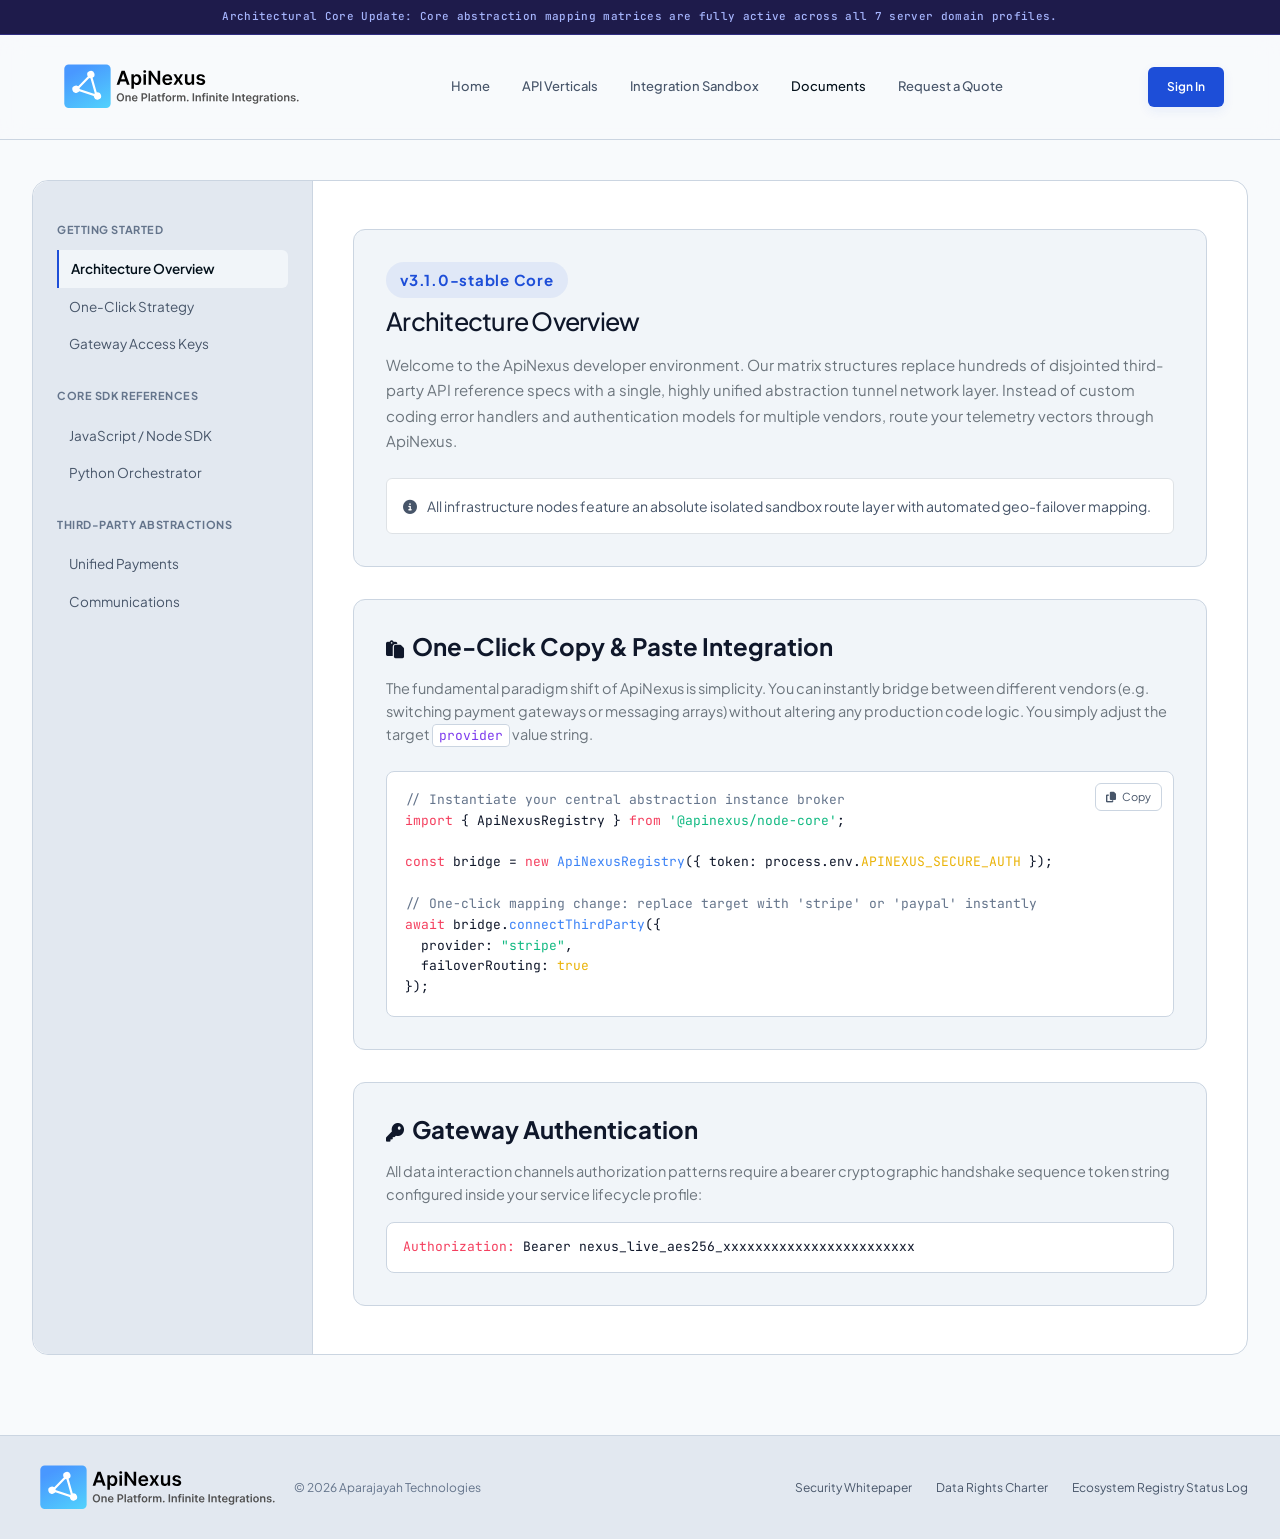
<file: document.html>
<!DOCTYPE html>
<html lang="en" data-theme="light">
<head>
    <meta charset="UTF-8">
    <meta name="viewport" content="width=device-width, initial-scale=1.0">
    <title>Documentation Hub — ApiNexus Architecture Core</title>
    <link href="https://cdn.jsdelivr.net/npm/bootstrap@5.3.2/dist/css/bootstrap.min.css" rel="stylesheet">
    <link rel="stylesheet" href="https://cdnjs.cloudflare.com/ajax/libs/font-awesome/6.4.0/css/all.min.css">
    <link rel="preconnect" href="https://fonts.googleapis.com">
    <link rel="preconnect" href="https://fonts.gstatic.com" crossorigin>
    <link href="https://fonts.googleapis.com/css2?family=Plus+Jakarta+Sans:wght@400;500;600;700;800&family=JetBrains+Mono:wght@400;500;600&display=swap" rel="stylesheet">
    <link rel="stylesheet" href="assets/style.css">
</head>
<body>

    <div class="broadcast-ribbon">
        Architectural Core Update: Core abstraction mapping matrices are fully active across all 7 server domain profiles.
    </div>

     <header class="site-header">
        <div class="container">
            <div class="header-wrapper">
                <div class="logo-block">
                    <img src="images/logo-dark.svg" alt="logo" class="logo-main logo-dark-variant">
                    <img src="images/logo.svg" alt="logo" class="logo-main logo-light-variant">
                </div>

                <nav class="nav-links-shelf">
                    <a href="index.html" class="nav-link">Home</a>
                    <a href="service-list.html" class="nav-link">API Verticals</a>
                    <a href="#" class="nav-link">Integration Sandbox</a>
                    <a href="document.html" class="nav-link active">Documents</a>
                    <a href="quote.html" class="nav-link">Request a Quote</a>
                </nav>

                <div class="header-actions-deck">
                    <a href="login.html" class="btn btn-primary" style="padding: 10px 18px; font-size: 12px;">Sign In</a>
                </div>
            </div>
        </div>
    </header>

    <main class="container docs-page-container">
        <div class="docs-inner-layout">
            
            <div class="docs-sidebar-container">
                <aside class="docs-sidebar">
                    <div class="sidebar-heading">Getting Started</div>
                    <a href="#introduction" class="sidebar-link active"> Architecture Overview</a>
                    <a href="#one-click-concept" class="sidebar-link"> One-Click Strategy</a>
                    <a href="#authentication" class="sidebar-link"> Gateway Access Keys</a>
                    
                    <div class="sidebar-heading">Core SDK References</div>
                    <a href="#node-sdk" class="sidebar-link"> JavaScript / Node SDK</a>
                    <a href="#python-sdk" class="sidebar-link"> Python Orchestrator</a>
                    
                    <div class="sidebar-heading">Third-Party Abstractions</div>
                    <a href="#payment-mapping" class="sidebar-link"> Unified Payments</a>
                    <a href="#messaging-mapping" class="sidebar-link"> Communications</a>
                </aside>
            </div>

            <div class="docs-content-area">
                
                <section id="introduction" class="doc-section-card">
                    <span class="badge-pill-micro mb-2">v3.1.0-stable Core</span>
                    <h1 class="fw-extrabold   mb-3" style="letter-spacing: -0.03em; font-size: 25px;">Architecture Overview</h1>
                    <p class="text-secondary mb-4" style="line-height: 1.7; font-size: 15px;">
                        Welcome to the ApiNexus developer environment. Our matrix structures replace hundreds of disjointed third-party API reference specs with a single, highly unified abstraction tunnel network layer. Instead of custom coding error handlers and authentication models for multiple vendors, route your telemetry vectors through ApiNexus.
                    </p>
                    <div class="alert border mb-0" style="background: var(--bg-surface-primary); border-color: var(--border-color); color: var(--text-secondary); font-size: 14px;">
                        <i class="fa-solid fa-circle-info   me-2"></i> All infrastructure nodes feature an absolute isolated sandbox route layer with automated geo-failover mapping.
                    </div>
                </section>

                <section id="one-click-concept" class="doc-section-card">
                    <h2 class="fw-bold   mb-3 h4"><i class="fa-solid fa-paste me-2  " style="font-size: 18px;"></i>One-Click Copy & Paste Integration</h2>
                    <p class="text-secondary mb-4" style="font-size: 14.5px;">
                        The fundamental paradigm shift of ApiNexus is simplicity. You can instantly bridge between different vendors (e.g. switching payment gateways or messaging arrays) without altering any production code logic. You simply adjust the target <code class="inline-code-token">provider</code> value string.
                    </p>

                    <div class="position-relative">
                        <button class="copy-button-anchor" onclick="copySnippetText('oneClickCodeBlock')"><i class="fa-solid fa-copy me-1"></i> Copy</button>
                        <div id="oneClickCodeBlock" style="background: var(--bg-surface-primary); border: 1px solid var(--border-color); border-radius: 8px; padding: 18px; font-family: 'JetBrains Mono', monospace; font-size: 13px; line-height: 1.6; color: var(-- ); overflow-x: auto;">
                            <span style="color: #64748b;">// Instantiate your central abstraction instance broker</span><br>
                            <span style="color: #f43f5e;">import</span> { ApiNexusRegistry } <span style="color: #f43f5e;">from</span> <span style="color: #10b981;">'@apinexus/node-core'</span>;<br><br>
                            <span style="color: #f43f5e;">const</span> bridge = <span style="color: #f43f5e;">new</span> <span style="color: #3b82f6;">ApiNexusRegistry</span>({ token: process.env.<span style="color: #eab308;">APINEXUS_SECURE_AUTH</span> });<br><br>
                            <span style="color: #64748b;">// One-click mapping change: replace target with 'stripe' or 'paypal' instantly</span><br>
                            <span style="color: #f43f5e;">await</span> bridge.<span style="color: #3b82f6;">connectThirdParty</span>({<br>
                            &nbsp;&nbsp;provider: <span style="color: #10b981;">"stripe"</span>,<br>
                            &nbsp;&nbsp;failoverRouting: <span style="color: #eab308;">true</span><br>
                            });
                        </div>
                    </div>
                </section>

                <section id="authentication" class="doc-section-card">
                    <h2 class="fw-bold   mb-3 h4"><i class="fa-solid fa-key me-2  " style="font-size: 18px;"></i>Gateway Authentication</h2>
                    <p class="text-secondary mb-3" style="font-size: 14.5px;">
                        All data interaction channels authorization patterns require a bearer cryptographic handshake sequence token string configured inside your service lifecycle profile:
                    </p>
                    <div style="background: var(--bg-surface-primary); border: 1px solid var(--border-color); border-radius: 8px; padding: 14px 16px; font-family: 'JetBrains Mono', monospace; font-size: 13px; color: var(-- );">
                        <span style="color: #f43f5e;">Authorization:</span> Bearer nexus_live_aes256_xxxxxxxxxxxxxxxxxxxxxxxx
                    </div>
                </section>

            </div>
        </div>
    </main>

    <footer class="master-footer-sheet">
        <div class="container footer-flex-row">
            <div style="display: flex; align-items: center; gap: 12px;">
                <div class="logo-block-footer">
                    <img src="images/logo-dark.svg" alt="logo" class="logo-main logo-dark-variant">
                    <img src="images/logo.svg" alt="logo" class="logo-main logo-light-variant">
                </div>

                <span>© 2026 Aparajayah Technologies</span>
            </div>
            <div class="footer-links-cluster">
                <a href="#" class="footer-link-node">Security Whitepaper</a>
                <a href="#" class="footer-link-node">Data Rights Charter</a>
                <a href="#" class="footer-link-node">Ecosystem Registry Status Log</a>
            </div>
        </div>
    </footer>

    <script>
        function copySnippetText(elementId) {
            const rawText = document.getElementById(elementId).innerText;
            navigator.clipboard.writeText(rawText).then(() => {
                alert('Abstraction code snippet sequence copied to clipboard.');
            });
        }

        const masterThemeBtn = document.getElementById('masterThemeBtn');
        const themeIconSlot = document.getElementById('themeIconSlot');
        const themeLabelText = document.getElementById('themeLabelText');

        masterThemeBtn.addEventListener('click', () => {
            const activeState = document.documentElement.getAttribute('data-theme') === 'dark' ? 'light' : 'dark';
            document.documentElement.setAttribute('data-theme', activeState);
            
            if (activeState === 'light') {
                themeIconSlot.className = 'fa-solid fa-sun';
                themeLabelText.textContent = '';
            } else {
                themeIconSlot.className = 'fa-solid fa-moon';
                themeLabelText.textContent = '';
            }
        });

        window.addEventListener('scroll', () => {
            const sections = document.querySelectorAll('section[id]');
            sections.forEach(sec => {
                const top = window.scrollY;
                const offset = sec.offsetTop - 140;
                const height = sec.offsetHeight;
                const id = sec.getAttribute('id');

                if (top >= offset && top < offset + height) {
                    document.querySelectorAll('.sidebar-link').forEach(link => {
                        link.classList.remove('active');
                        if(link.getAttribute('href') === '#' + id) {
                            link.classList.add('active');
                        }
                    });
                }
            });
        });
    </script>
</body>
</html>
</file>
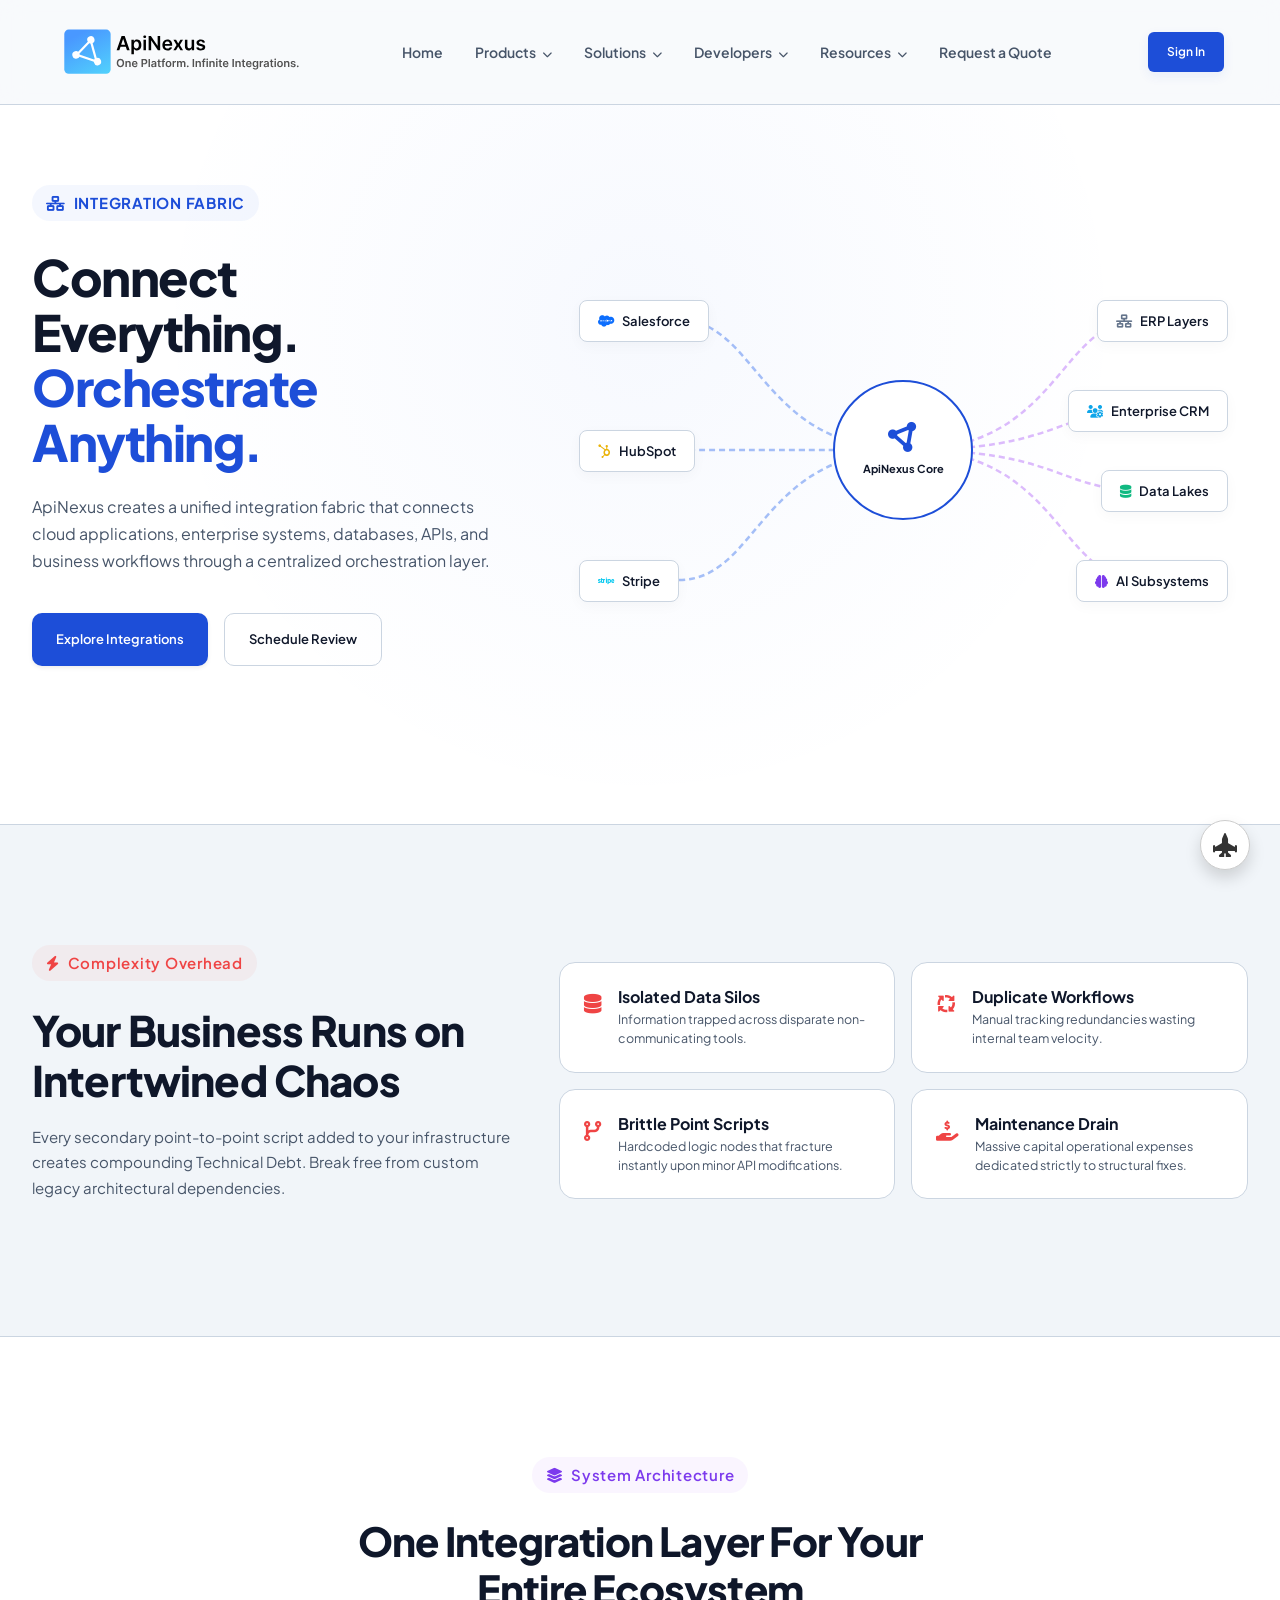
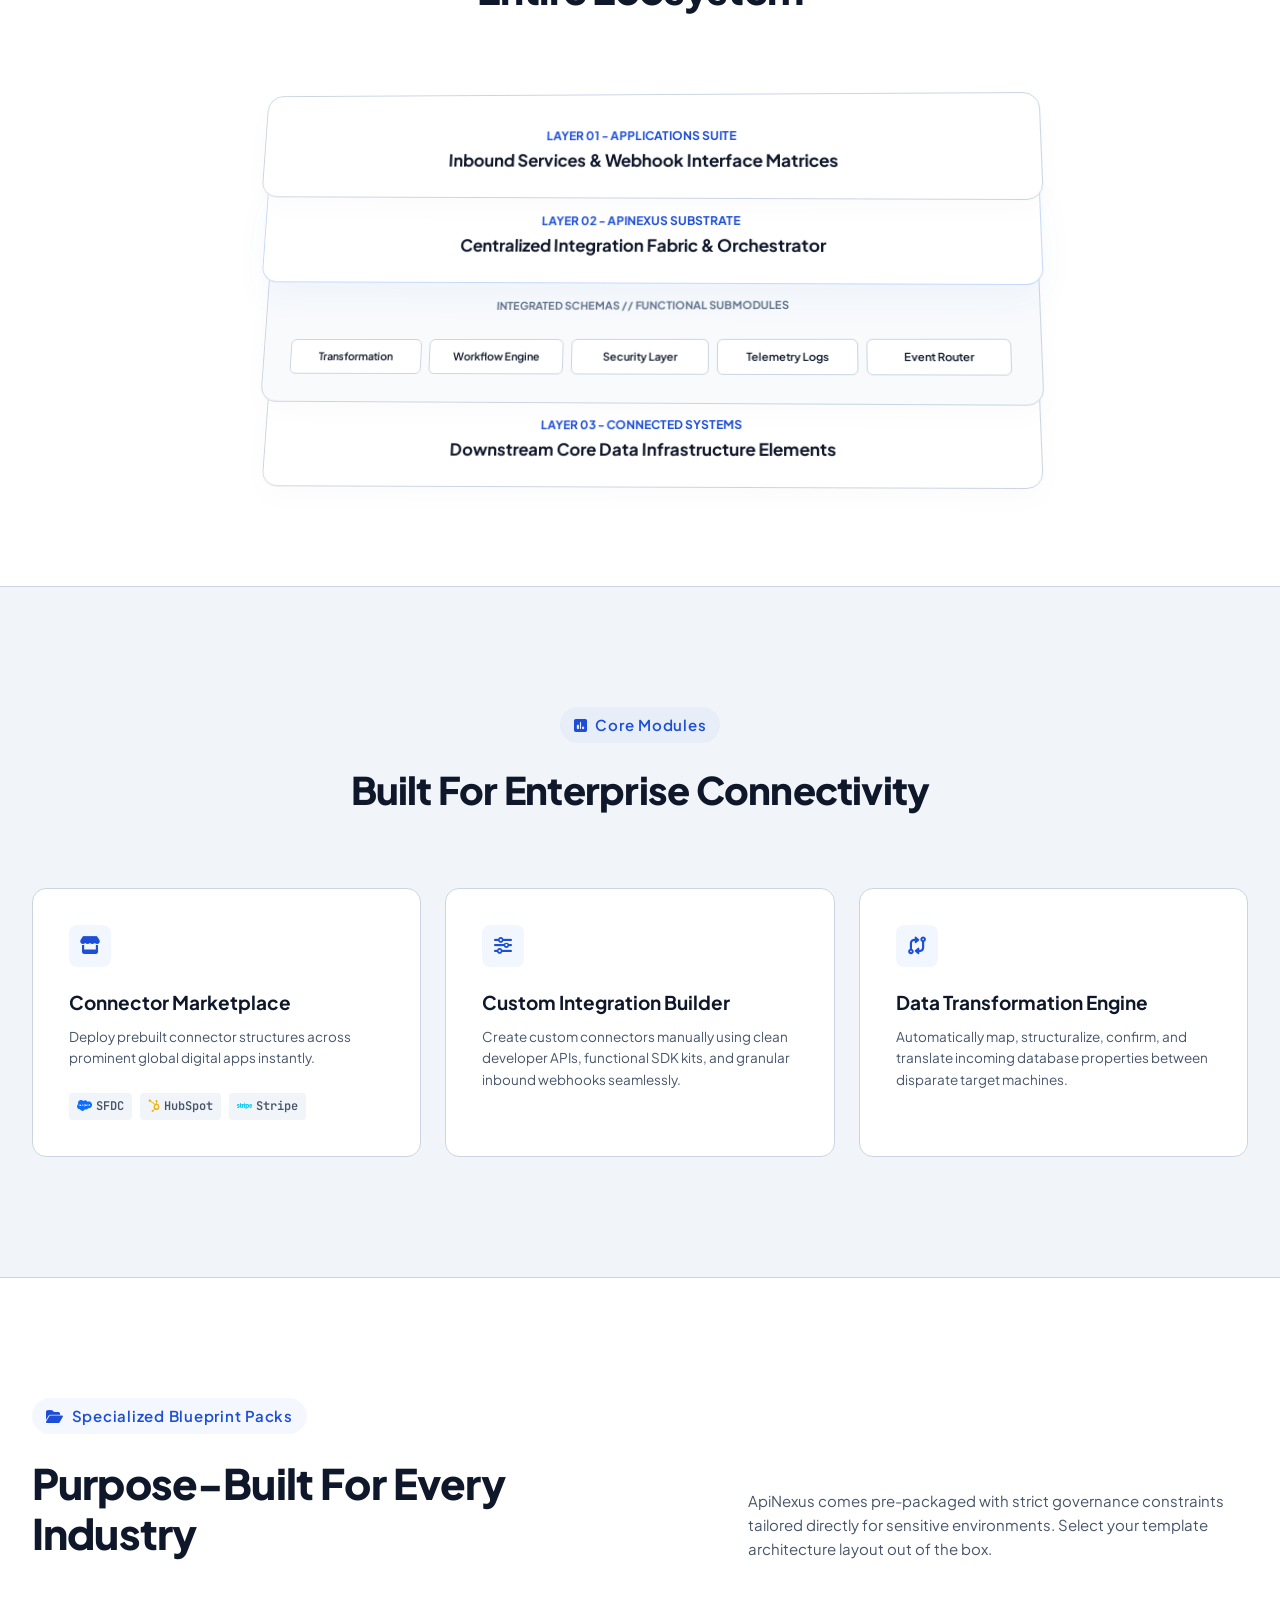
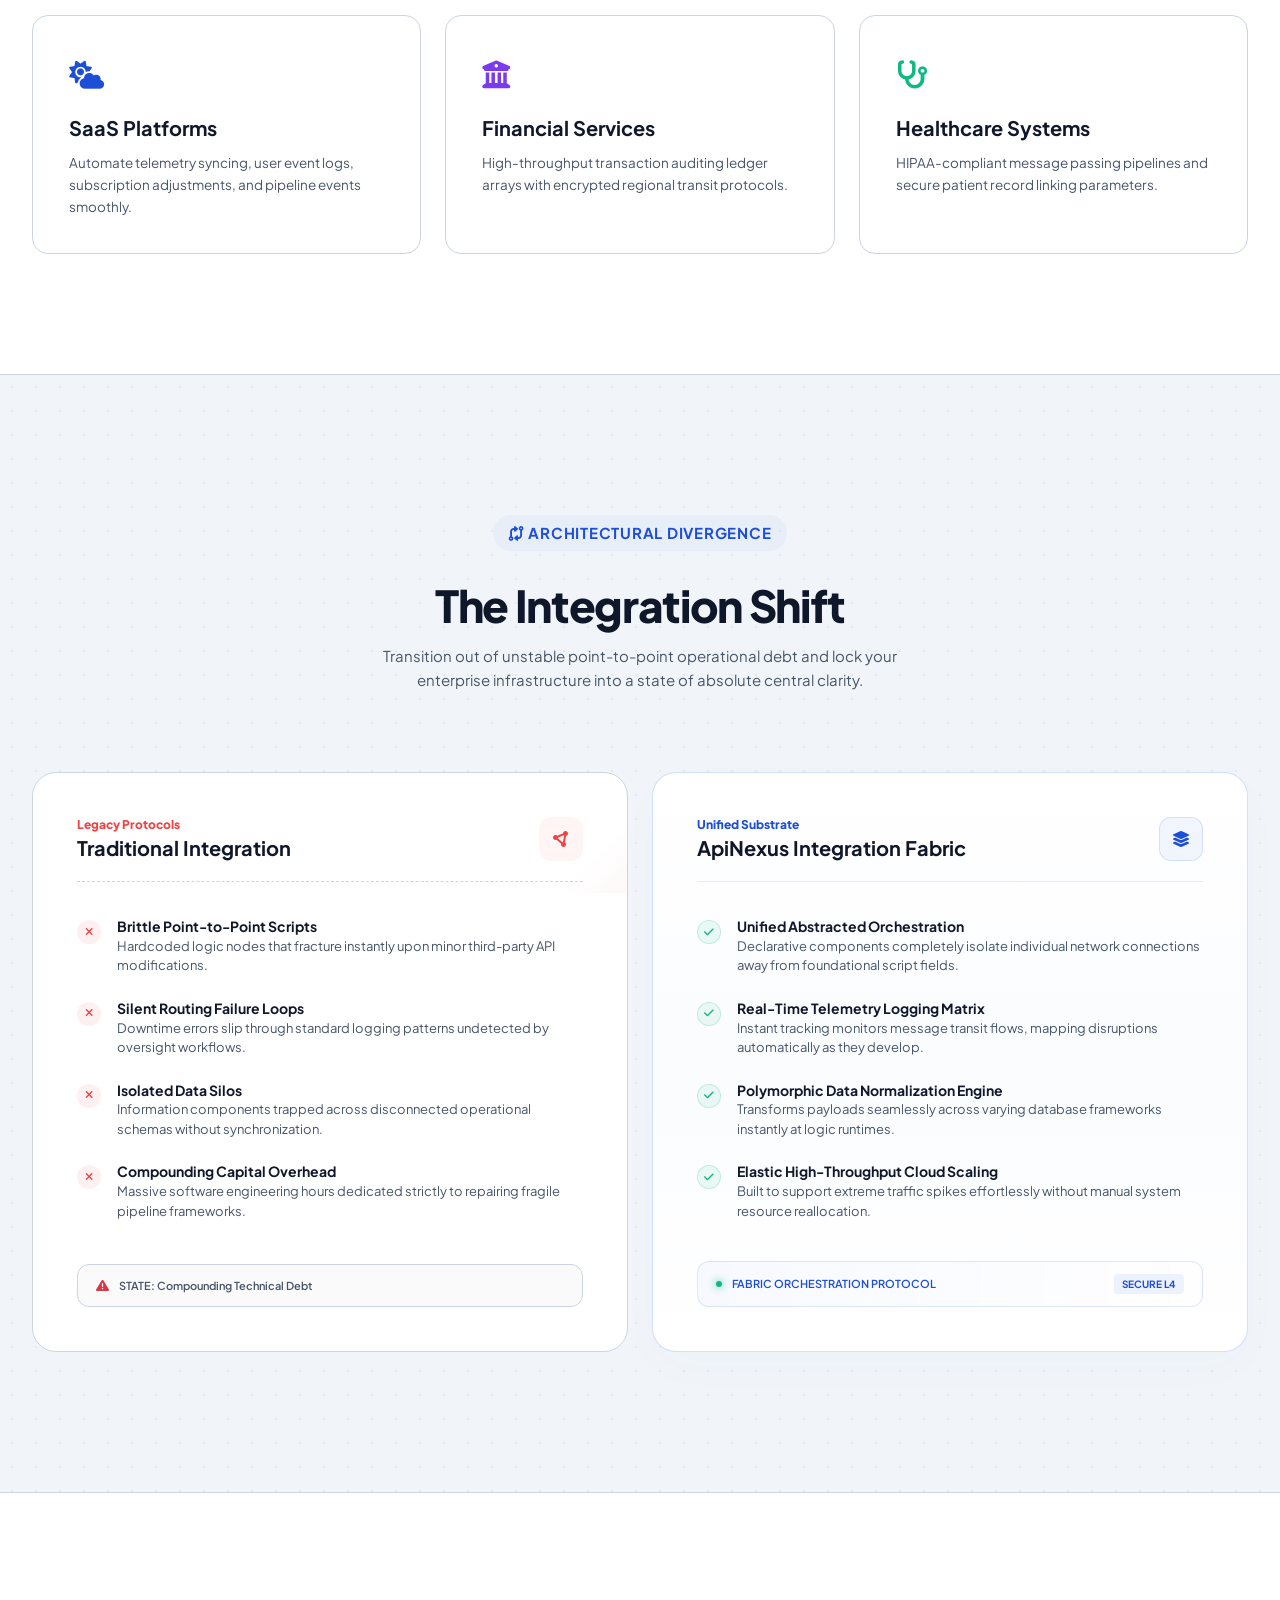
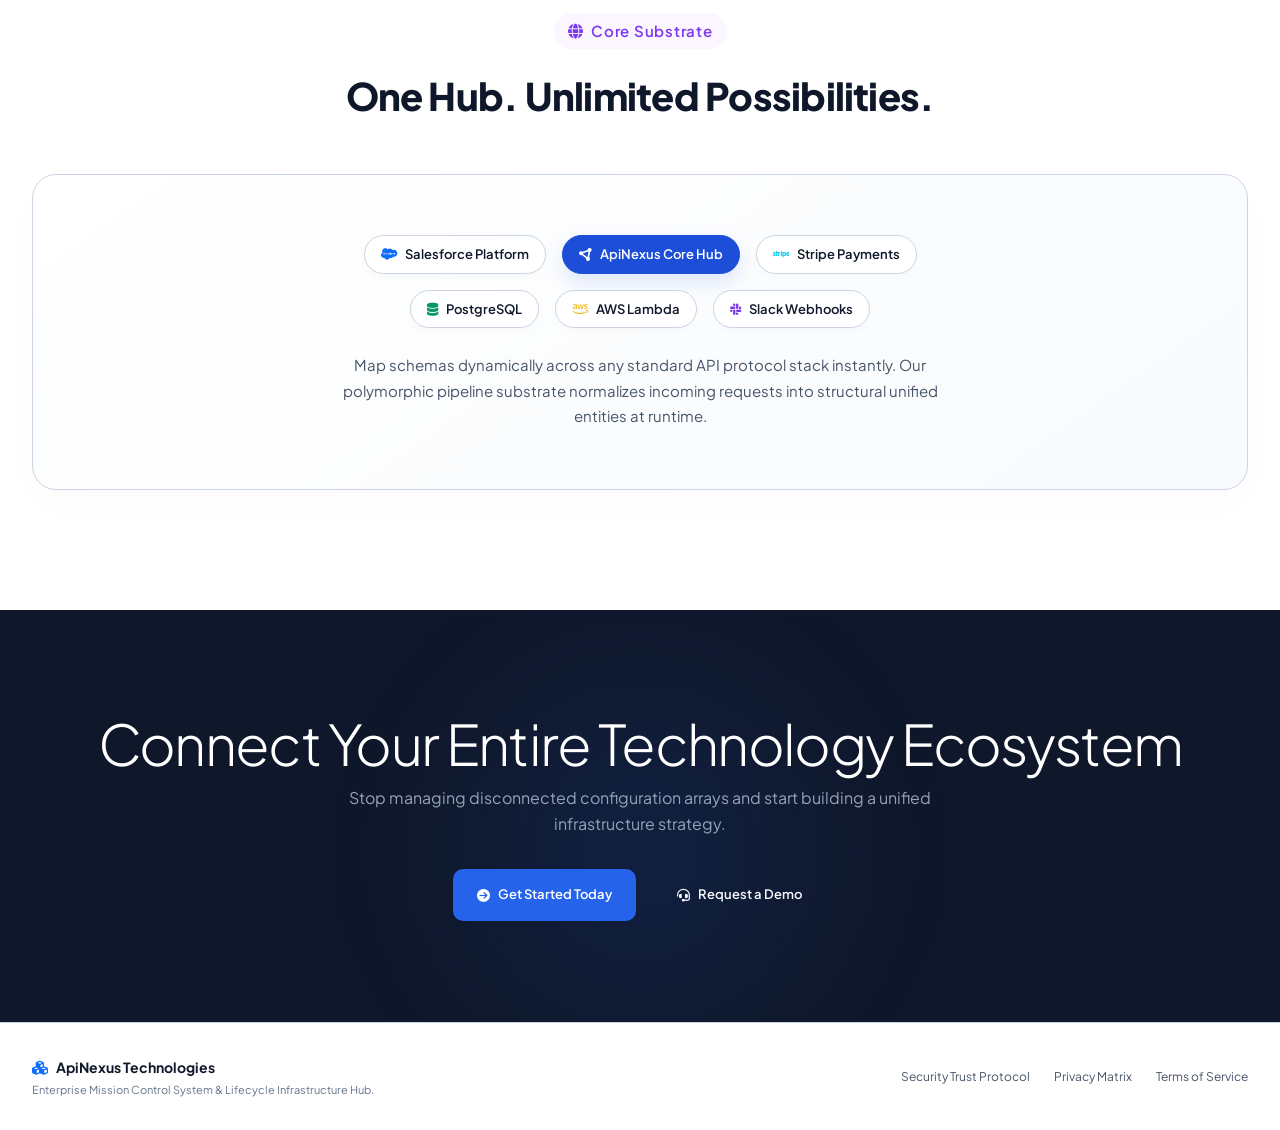
<file: integration-hub.html>
<!DOCTYPE html>
<html lang="en" data-theme="light">

<head>
    <meta charset="UTF-8">
    <meta name="viewport" content="width=device-width, initial-scale=1.0">
    <title>ApiNexus — Custom Enterprise Integration Orchestrator</title>
    <link href="https://cdn.jsdelivr.net/npm/bootstrap@5.3.2/dist/css/bootstrap.min.css" rel="stylesheet">
    <link rel="stylesheet" href="https://cdnjs.cloudflare.com/ajax/libs/font-awesome/6.4.0/css/all.min.css">
    <link rel="preconnect" href="https://fonts.googleapis.com">
    <link rel="preconnect" href="https://fonts.gstatic.com" crossorigin>
    <link href="https://fonts.googleapis.com/css2?family=Plus+Jakarta+Sans:wght@400;500;600;700;800&family=JetBrains+Mono:wght@400;500;600&display=swap" rel="stylesheet">
    <link rel="stylesheet" href="assets/style.css">
    
    <style>
        /* ==========================================================================
           CORE ARCHITECTURAL LIGHT ANIMS & PRIMITIVES
           ========================================================================== */
        @keyframes stroke-flow {
            to { stroke-dashoffset: -20; }
        }
        .flowing-path {
            stroke-dasharray: 6, 4;
            animation: stroke-flow 1.2s linear infinite;
        }

        @keyframes pulse-glow-light {
            0% { box-shadow: 0 0 0 0 rgba(37, 99, 235, 0.2), 0 10px 30px rgba(0,0,0,0.03); transform: scale(1); }
            50% { box-shadow: 0 0 0 14px rgba(37, 99, 235, 0), 0 10px 35px rgba(37, 99, 235, 0.1); transform: scale(1.02); }
            100% { box-shadow: 0 0 0 0 rgba(37, 99, 235, 0), 0 10px 30px rgba(0,0,0,0.03); transform: scale(1); }
        }
        .pulse-active-hub-light {
            animation: pulse-glow-light 3s cubic-bezier(0.4, 0, 0.6, 1) infinite;
        }

        @keyframes node-float {
            0%, 100% { transform: translateY(0px); }
            50% { transform: translateY(-6px); }
        }
        .floating-node {
            animation: node-float 4s ease-in-out infinite;
        }

        .animated-hub-container {
            position: relative;
            width: 100%;
            max-width: 700px;
            height: 400px;
            margin: 0 auto;
            display: flex;
            align-items: center;
            justify-content: center;
        }
        .hub-central-core {
            width: 140px;
            height: 140px;
            background: #ffffff;
            border: 2px solid var(--brand-primary);
            border-radius: 50%;
            display: flex;
            flex-direction: column;
            align-items: center;
            justify-content: center;
            z-index: 10;
        }
        .hub-edge-node {
            position: absolute;
            background: #ffffff;
            border: 1px solid var(--border-color);
            padding: 10px 18px;
            border-radius: 8px;
            font-size: 13px;
            font-weight: 600;
            color: var(--text-primary);
            z-index: 5;
            box-shadow: 0 4px 14px rgba(0, 0, 0, 0.03);
            transition: all 0.3s ease;
        }
        .hub-edge-node:hover {
            border-color: var(--brand-primary);
            transform: translateY(-4px);
            box-shadow: 0 12px 24px rgba(37, 99, 235, 0.08);
        }

        /* ==========================================================================
           REDESIGNED STACK: COMPLETELY FLATTENS STRAIGHT ON HOVER
           ========================================================================== */
        .architecture-stack-layer {
            background: rgba(255, 255, 255, 0.9);
            backdrop-filter: blur(12px);
            border: 1px solid var(--border-color);
            border-radius: 16px;
            padding: 28px;
            text-align: center;
            position: relative;
            margin-bottom: -22px;
            
            /* Isometric initial state transformation variables */
            transform:perspective(1200px) rotateX(10deg) rotateY(-6deg) rotateZ(1deg) translateY(0);
            transform-style: preserve-3d;
            
            /* High precision timing bounce interpolation */
            transition: transform 0.5s cubic-bezier(0.175, 0.885, 0.32, 1.275), 
                        border-color 0.3s ease, 
                        background-color 0.3s ease, 
                        box-shadow 0.5s ease;
            box-shadow: 0 10px 30px rgba(0, 0, 0, 0.02);
        }

        /* Snaps completely flat, parallel, and straight straight ahead on hover */
        .architecture-stack-layer:hover {
            transform: perspective(1200px) rotateX(0deg) rotateY(0deg) rotateZ(0deg) translateY(-28px);
            border-color: var(--brand-primary);
            background: #ffffff;
            box-shadow: 0 30px 60px rgba(37, 99, 235, 0.08), 0 10px 25px rgba(0, 0, 0, 0.02);
            z-index: 40 !important;
        }

        /* NOC Live Operations Command Panel Overlays */
        @keyframes scanning-bar {
            0% { transform: translateY(-100%); }
            100% { transform: translateY(100%); }
        }
        .scan-line-overlay {
            position: absolute;
            inset: 0;
            background: linear-gradient(to bottom, transparent, rgba(37, 99, 235, 0.02), transparent);
            animation: scanning-bar 3s linear infinite;
            pointer-events: none;
        }

        .metric-card-noc-light {
            background: #f8fafc;
            border: 1px solid var(--border-color);
            border-radius: 12px;
            padding: 24px;
             
            position: relative;
            overflow: hidden;
            transition: all 0.3s ease;
        }
        .metric-card-noc-light:hover {
            background: #ffffff;
            border-color: var(--brand-primary);
            box-shadow: 0 10px 25px rgba(0,0,0,0.02);
        }
        .metric-card-noc-light .value {
            font-size: 32px;
            font-weight: 700;
            color: var(--text-primary);
            letter-spacing: -0.03em;
            margin: 6px 0;
        }

        /* ==========================================================================
           COMPLEXITY & MATRIX COMPARISONS HIGH-END STYLING LABELS
           ========================================================================== */
        .crisis-grid-card {
            background: #ffffff;
            border: 1px solid var(--border-color);
            border-radius: 16px;
            padding: 24px;
            display: flex;
            align-items: flex-start;
            gap: 16px;
            transition: all 0.3s cubic-bezier(0.16, 1, 0.3, 1);
        }
        .crisis-grid-card:hover {
            transform: translateY(-4px);
            border-color: #ef4444;
            box-shadow: 0 12px 24px rgba(239, 68, 68, 0.04);
        }

        .matrix-comparison-container {
            background: #ffffff;
            border: 1px solid var(--border-color);
            border-radius: 24px;
            overflow: hidden;
            box-shadow: 0 10px 40px rgba(0, 0, 0, 0.01);
        }
        .matrix-column-legacy {
            padding: 44px;
            background: #fafafa;
            border-right: 1px solid var(--border-color);
        }
        .matrix-column-nexus {
            padding: 44px;
            background: linear-gradient(135deg, rgba(37,99,235,0.01) 0%, rgba(255,255,255,1) 100%);
            position: relative;
        }
        .matrix-item-row {
            padding: 14px 0;
            border-bottom: 1px dashed var(--border-color);
            display: flex;
            align-items: center;
            font-size: 14px;
        }
        .matrix-item-row:last-child {
            border-bottom: none;
        }

        /* ==========================================================================
           CREATIVE INDUSTRY HUB STYLING REVISIONS
           ========================================================================== */
        .industry-creative-card {
            background: #ffffff;
            border: 1px solid var(--border-color);
            border-radius: 16px;
            padding: 36px;
            height: 100%;
            position: relative;
            overflow: hidden;
            transition: all 0.4s cubic-bezier(0.16, 1, 0.3, 1);
        }
        .industry-creative-card:hover {
            transform: translateY(-6px);
            border-color: var(--brand-primary);
            box-shadow: 0 20px 40px rgba(37, 99, 235, 0.05);
        }
        .industry-creative-card::before {
            content: '';
            position: absolute;
            top: 0; left: 0; width: 4px; height: 0;
            background: var(--brand-primary);
            transition: height 0.3s ease;
        }
        .industry-creative-card:hover::before {
            height: 100%;
        }

        /* Unlimited Matrix Interactive Wrapper */
        .unlimited-nodes-wrapper {
            background: linear-gradient(145deg, #ffffff, #f8fafc);
            border: 1px solid var(--border-color);
            border-radius: 24px;
            padding: 60px 40px;
            position: relative;
            box-shadow: 0 15px 45px rgba(0, 0, 0, 0.015);
        }
        .glass-badge-node {
            padding: 8px 16px;
            background: #ffffff;
            border: 1px solid var(--border-color);
            border-radius: 30px;
            font-size: 13px;
            font-weight: 600;
             
            box-shadow: 0 4px 10px rgba(0,0,0,0.02);
            transition: all 0.3s ease;
            display: inline-flex;
            align-items: center;
            gap: 8px;
        }
        .glass-badge-node:hover {
            border-color: var(--brand-primary);
            transform: scale(1.05);
            box-shadow: 0 6px 15px rgba(37,99,235,0.06);
        }
        .glass-badge-node.active-brand {
            background: var(--brand-primary);
            color: #ffffff;
            border-color: var(--brand-primary);
            box-shadow: 0 8px 20px rgba(37,99,235,0.15);
        }
    </style>
</head>

<body>

    <header class="site-header">
        <div class="container">
            <div class="header-wrapper">

                <div class="logo-block">
                    <img src="images/logo-dark.svg" alt="logo" class="logo-main logo-dark-variant">
                    <img src="images/logo.svg" alt="logo" class="logo-main logo-light-variant">
                </div>

                <nav class="mega-nav">
                    <!-- Products --> <a href="index.html" class="mega-nav-item" style="text-decoration:none;">Home</a>
                    <div class="mega-nav-item" data-menu="products">
                        Products <i class="fa-solid fa-chevron-down ms-1" style="font-size:10px;"></i>
                        <div class="mega-dropdown">
                            <div>
                                <h4>Platform</h4>
                                <a href="API-Management.html">API Management</a>
                                <a href="integration-hub.html">Integration Hub</a>
                                <a href="Authentication.html">Authentication</a>
                                <a href="#">API Gateway</a>
                            </div>
                            <div>
                                <h4>Automation</h4>
                                <a href="#">Workflow Builder</a>
                                <a href="#">Event Triggers</a>
                                <a href="#">Scheduled Workflows</a>
                                <a href="#">Business Automation</a>
                            </div>
                            <div>
                                <h4>Operations</h4>
                                <a href="#">Monitoring &amp; Analytics</a>
                                <a href="#">Alerts &amp; Notifications</a>
                                <a href="#">Activity Logs</a>
                                <a href="#">Performance Insights</a>
                            </div>
                            <div class="mega-featured">
                                <span><strong>ApiNexus Platform</strong> — One Platform. Infinite
                                    Integrations.</span>
                                <a href="#">Explore Platform →</a>
                            </div>
                        </div>
                    </div>
                    <!-- Solutions -->
                    <div class="mega-nav-item" data-menu="solutions">
                        Solutions <i class="fa-solid fa-chevron-down ms-1" style="font-size:10px;"></i>
                        <div class="mega-dropdown" style="min-width:600px;">
                            <div>
                                <h4>By Team</h4>
                                <a href="#">Developers</a>
                                <a href="#">Operations Teams</a>
                                <a href="#">IT Administrators</a>
                                <a href="#">Product Teams</a>
                            </div>
                            <div>
                                <h4>By Business</h4>
                                <a href="#">Startups</a>
                                <a href="#">SMBs</a>
                                <a href="#">Enterprises</a>
                                <a href="#">SaaS Companies</a>
                            </div>
                            <div>
                                <h4>Use Cases</h4>
                                <a href="#">API Ecosystem</a>
                                <a href="#">Workflow Automation</a>
                                <a href="#">Data Sync</a>
                                <a href="#">Enterprise Integrations</a>
                            </div>
                            <div class="mega-featured">
                                <span><strong> Customer Success</strong> See how businesses streamline
                                    operations.</span>
                                <a href="#">View Case Studies →</a>
                            </div>
                        </div>
                    </div>
                    <!-- Developers -->
                    <div class="mega-nav-item" data-menu="developers">
                        Developers <i class="fa-solid fa-chevron-down ms-1" style="font-size:10px;"></i>
                        <div class="mega-dropdown" style="min-width:550px;">
                            <div>
                                <h4>Documentation</h4>
                                <a href="#">Getting Started</a>
                                <a href="#">API Reference</a>
                                <a href="#">Authentication Guide</a>
                                <a href="#">Tutorials</a>
                            </div>
                            <div>
                                <h4>Tools</h4>
                                <a href="#">API Explorer</a>
                                <a href="#">Sandbox</a>
                                <a href="#">SDK Downloads</a>
                                <a href="#">Webhooks</a>
                            </div>
                            <div class="mega-featured">
                                <span><strong> Developer Hub</strong> Comprehensive docs &amp; resources.</span>
                                <a href="#">Open Documentation →</a>
                            </div>
                        </div>
                    </div>
                    <!-- Resources -->
                    <div class="mega-nav-item" data-menu="resources">
                        Resources <i class="fa-solid fa-chevron-down ms-1" style="font-size:10px;"></i>
                        <div class="mega-dropdown" style="min-width:500px;">
                            <div>
                                <h4>Learning</h4>
                                <a href="#">Blog</a>
                                <a href="#">Guides</a>
                                <a href="#">Webinars</a>
                                <a href="#">Whitepapers</a>
                            </div>
                            <div>
                                <h4>Company</h4>
                                <a href="#">About Us</a>
                                <a href="#">Contact</a>
                                <a href="#">Careers</a>
                                <a href="#">Partners</a>
                            </div>
                            <div class="mega-featured">
                                <span><strong> Latest Updates</strong> New features &amp; improvements.</span>
                                <a href="#">View Changelog →</a>
                            </div>
                        </div>
                    </div>
                    <a href="quote.html" class="mega-nav-item" style="text-decoration:none;">Request a Quote</a>
                </nav>

                <div class="header-actions-deck">
                    <a href="login.html" class="btn btn-primary" style="padding: 10px 18px; font-size: 12px;">Sign In</a>
                </div>
            </div>
        </div>
    </header>

    <section class="section-spacer" style="background-color: var(--bg-surface-primary); padding: 80px 0 110px 0; position: relative; overflow: hidden;">
        <div style="position: absolute; inset: 0; background-image: radial-gradient(circle at 50% 30%, rgba(37, 99, 235, 0.04) 0%, transparent 60%); pointer-events: none;"></div>
        <div class="container">
            <div class="row align-items-center g-5">
                <div class="col-xl-5">
                    <span class="badge-pill-micro" style="background: rgba(37, 99, 235, 0.05); color: var(--brand-primary); border-color: rgba(37, 99, 235, 0.12); font-weight: 700;">
                        <i class="fa-solid fa-network-wired me-1"></i> INTEGRATION FABRIC
                    </span>
                    <h1 style="font-weight: 800; font-size: 50px; letter-spacing: -0.03em; line-height: 1.1; margin-top: 18px; color: var(--text-primary);">
                        Connect Everything.<br><span style="color: var(--brand-primary);">Orchestrate Anything.</span>
                    </h1>
                    <p style="color: var(--text-secondary); font-size: 16px; line-height: 1.7; margin-top: 24px; margin-bottom: 38px; max-width: 530px;">
                        ApiNexus creates a unified integration fabric that connects cloud applications, enterprise systems, databases, APIs, and business workflows through a centralized orchestration layer.
                    </p>
                    <div class="d-flex flex-wrap gap-3 mb-5">
                        <a href="#marketplace" class="btn btn-primary px-4 py-3 shadow-sm" style="font-weight:600; border-radius:10px; background:var(--brand-primary); border:none; transition:transform 0.2s;" onmouseover="this.style.transform='translateY(-2px)'" onmouseout="this.style.transform='translateY(0)'">Explore Integrations</a>
                        <a href="quote.html" class="btn btn-outline-light px-4 py-3" style="font-weight:600; border-radius:10px; border-color: var(--border-color); color: var(--text-primary); background:#fff;">Schedule Review</a>
                    </div>
                
                </div>
                
                <div class="col-xl-7">
                    <div class="animated-hub-container">
                        <svg style="position: absolute; width: 100%; height: 100%; top: 0; left: 0; pointer-events: none; z-index: 2;">
                            <path d="M 120 70 C 200 70, 200 200, 350 200" stroke="rgba(37, 99, 235, 0.4)" stroke-width="2.5" fill="none" class="flowing-path" />
                            <path d="M 120 200 C 200 200, 200 200, 350 200" stroke="rgba(37, 99, 235, 0.4)" stroke-width="2.5" fill="none" class="flowing-path" />
                            <path d="M 120 330 C 200 330, 200 200, 350 200" stroke="rgba(37, 99, 235, 0.4)" stroke-width="2.5" fill="none" class="flowing-path" />
                            
                            <path d="M 350 200 C 500 200, 500 70, 580 70" stroke="rgba(168, 85, 247, 0.4)" stroke-width="2.5" fill="none" class="flowing-path" />
                            <path d="M 350 200 C 500 200, 500 160, 580 160" stroke="rgba(168, 85, 247, 0.4)" stroke-width="2.5" fill="none" class="flowing-path" />
                            <path d="M 350 200 C 500 200, 500 240, 580 240" stroke="rgba(168, 85, 247, 0.4)" stroke-width="2.5" fill="none" class="flowing-path" />
                            <path d="M 350 200 C 500 200, 500 330, 580 330" stroke="rgba(168, 85, 247, 0.4)" stroke-width="2.5" fill="none" class="flowing-path" />
                        </svg>

                        <div class="hub-central-core pulse-active-hub-light">
                            <i class="fa-solid fa-circle-nodes text-brand mb-2" style="font-size: 30px;"></i>
                            <span style="  font-size: 11px; font-weight: 700; color: var(--text-primary);">ApiNexus Core</span>
                        </div>

                        <div class="hub-edge-node floating-node" style="top: 50px; left: 20px; animation-delay: 0s;"><i class="fa-brands fa-salesforce text-primary me-2"></i>Salesforce</div>
                        <div class="hub-edge-node floating-node" style="top: 180px; left: 20px; animation-delay: 1s;"><i class="fa-brands fa-hubspot text-warning me-2"></i>HubSpot</div>
                        <div class="hub-edge-node floating-node" style="top: 310px; left: 20px; animation-delay: 2s;"><i class="fa-brands fa-stripe text-info me-2"></i>Stripe</div>

                        <div class="hub-edge-node floating-node" style="top: 50px; right: 20px; animation-delay: 0.5s;"><i class="fa-solid fa-network-wired me-2" style="color:#64748b;"></i>ERP Layers</div>
                        <div class="hub-edge-node floating-node" style="top: 140px; right: 20px; animation-delay: 1.5s;"><i class="fa-solid fa-users-gear me-2" style="color:#0ea5e9;"></i>Enterprise CRM</div>
                        <div class="hub-edge-node floating-node" style="top: 220px; right: 20px; animation-delay: 2.5s;"><i class="fa-solid fa-database me-2" style="color:#10b981;"></i>Data Lakes</div>
                        <div class="hub-edge-node floating-node" style="top: 310px; right: 20px; animation-delay: 3.5s;"><i class="fa-solid fa-brain text-purple me-2"></i>AI Subsystems</div>
                    </div>
                </div>
            </div>
        </div>
    </section>

    <section class="section-spacer" style="background-color: var(--bg-surface-secondary); padding: 120px 0; border-top: 1px solid var(--border-color); border-bottom: 1px solid var(--border-color);">
        <div class="container">
            <div class="row g-5 align-items-center">
                <div class="col-lg-5">
                    <span class="badge-pill-micro" style="background: rgba(239, 68, 68, 0.06); color: #ef4444; border-color: rgba(239, 68, 68, 0.15); font-weight:600;"><i class="fa-solid fa-bolt me-1"></i> Complexity Overhead</span>
                    <h2 style="font-weight: 800; font-size: 42px; letter-spacing: -0.02em; color: var(--text-primary); margin-top: 14px; line-height: 1.2;">Your Business Runs on Intertwined Chaos</h2>
                    <p style="color: var(--text-secondary); font-size: 15px; line-height: 1.7; margin-top: 18px;">
                        Every secondary point-to-point script added to your infrastructure creates compounding Technical Debt. Break free from custom legacy architectural dependencies.
                    </p>
                </div>
                
                <div class="col-lg-7">
                    <div class="row g-3">
                        <div class="col-sm-6">
                            <div class="crisis-grid-card">
                                <div style="color: #ef4444; font-size: 20px;"><i class="fa-solid fa-database"></i></div>
                                <div>
                                    <h6 style="font-weight:700; color:var(--text-primary); margin-bottom:4px;">Isolated Data Silos</h6>
                                    <p style="font-size:12.5px; color:var(--text-secondary); margin-bottom:0; line-height:1.5;">Information trapped across disparate non-communicating tools.</p>
                                </div>
                            </div>
                        </div>
                        <div class="col-sm-6">
                            <div class="crisis-grid-card">
                                <div style="color: #ef4444; font-size: 20px;"><i class="fa-solid fa-arrows-spin"></i></div>
                                <div>
                                    <h6 style="font-weight:700; color:var(--text-primary); margin-bottom:4px;">Duplicate Workflows</h6>
                                    <p style="font-size:12.5px; color:var(--text-secondary); margin-bottom:0; line-height:1.5;">Manual tracking redundancies wasting internal team velocity.</p>
                                </div>
                            </div>
                        </div>
                        <div class="col-sm-6">
                            <div class="crisis-grid-card">
                                <div style="color: #ef4444; font-size: 20px;"><i class="fa-solid fa-code-branch"></i></div>
                                <div>
                                    <h6 style="font-weight:700; color:var(--text-primary); margin-bottom:4px;">Brittle Point Scripts</h6>
                                    <p style="font-size:12.5px; color:var(--text-secondary); margin-bottom:0; line-height:1.5;">Hardcoded logic nodes that fracture instantly upon minor API modifications.</p>
                                </div>
                            </div>
                        </div>
                        <div class="col-sm-6">
                            <div class="crisis-grid-card">
                                <div style="color: #ef4444; font-size: 20px;"><i class="fa-solid fa-hand-holding-dollar"></i></div>
                                <div>
                                    <h6 style="font-weight:700; color:var(--text-primary); margin-bottom:4px;">Maintenance Drain</h6>
                                    <p style="font-size:12.5px; color:var(--text-secondary); margin-bottom:0; line-height:1.5;">Massive capital operational expenses dedicated strictly to structural fixes.</p>
                                </div>
                            </div>
                        </div>
                    </div>
                </div>
            </div>
        </div>
    </section>

    <section class="section-spacer" style="background-color: var(--bg-surface-primary); padding: 120px 0;">
        <div class="container">
            <div class="section-header-block text-center" style="max-width: 620px; margin: 0 auto 80px auto;">
                <span class="badge-pill-micro" style="background: rgba(168, 85, 247, 0.06); color: var(--accent-purple); border-color: rgba(168, 85, 247, 0.15); font-weight: 600;"><i class="fa-solid fa-layer-group me-1"></i> System Architecture</span>
                <h2 style="font-weight: 800; font-size: 40px; letter-spacing: -0.02em; color: var(--text-primary); margin-top: 14px;">One Integration Layer For Your Entire Ecosystem</h2>
            </div>

            <div style="max-width: 780px; margin: 0 auto; display: flex; flex-direction: column;">
                <div class="architecture-stack-layer" style="z-index: 6;">
                    <span style="font-size: 12px; color: var(--brand-primary); font-weight: 700;">LAYER 01 - APPLICATIONS SUITE</span>
                    <h4 style="font-size: 17px; font-weight: 700; color: var(--text-primary); margin-top: 4px; margin-bottom: 0;">Inbound Services & Webhook Interface Matrices</h4>
                </div>
                <div class="architecture-stack-layer" style="z-index: 5; background: #ffffff; border-color: rgba(37, 99, 235, 0.25); box-shadow: 0 15px 35px rgba(37,99,235,0.04);">
                    <span style="font-size: 12px; color: var(--brand-primary); font-weight: 700;">LAYER 02 - APINEXUS SUBSTRATE</span>
                    <h4 style="font-size: 17px; font-weight: 700; color: var(--text-primary); margin-top: 4px; margin-bottom: 0;">Centralized Integration Fabric & Orchestrator</h4>
                </div>
                <div class="architecture-stack-layer" style="z-index: 4; background: #f8fafc;">
                    <span style="  font-size: 11px; color: var(--text-muted); font-weight: 700;">INTEGRATED SCHEMAS // FUNCTIONAL SUBMODULES</span>
                    <div class="row g-2 mt-3" style="  font-size: 11px; font-weight: 600;">
                        <div class="col" style="min-width: 100px;"><div style="padding: 8px 4px; background: #fff; border: 1px solid var(--border-color); border-radius: 6px; color: var(--text-primary);">Transformation</div></div>
                        <div class="col" style="min-width: 100px;"><div style="padding: 8px 4px; background: #fff; border: 1px solid var(--border-color); border-radius: 6px; color: var(--text-primary);">Workflow Engine</div></div>
                        <div class="col" style="min-width: 100px;"><div style="padding: 8px 4px; background: #fff; border: 1px solid var(--border-color); border-radius: 6px; color: var(--text-primary);">Security Layer</div></div>
                        <div class="col" style="min-width: 100px;"><div style="padding: 8px 4px; background: #fff; border: 1px solid var(--border-color); border-radius: 6px; color: var(--text-primary);">Telemetry Logs</div></div>
                        <div class="col" style="min-width: 100px;"><div style="padding: 8px 4px; background: #fff; border: 1px solid var(--border-color); border-radius: 6px; color: var(--text-primary);">Event Router</div></div>
                    </div>
                </div>
                <div class="architecture-stack-layer" style="z-index: 3;">
                    <span style="font-size: 12px; color: var(--brand-primary); font-weight: 700;">LAYER 03 - CONNECTED SYSTEMS</span>
                    <h4 style="font-size: 17px; font-weight: 700; color: var(--text-primary); margin-top: 4px; margin-bottom: 0;">Downstream Core Data Infrastructure Elements</h4>
                </div>
            </div>
        </div>
    </section>

    <section id="marketplace" class="section-spacer" style="background-color: var(--bg-surface-secondary); padding: 120px 0; border-top: 1px solid var(--border-color);">
        <div class="container">
            <div class="section-header-block text-center" style="max-width: 600px; margin: 0 auto 75px auto;">
                <span class="badge-pill-micro" style="background: rgba(37, 99, 235, 0.05); color: var(--brand-primary); border-color: rgba(37, 99, 235, 0.15); font-weight:600;"><i class="fa-solid fa-square-poll-vertical me-1"></i> Core Modules</span>
                <h2 style="font-weight: 800; font-size: 38px; letter-spacing: -0.02em; color: var(--text-primary); margin-top: 14px;">Built For Enterprise Connectivity</h2>
            </div>

            <div class="row g-4">
                <div class="col-md-6 col-xl-4">
                    <div style="background: #ffffff; border: 1px solid var(--border-color); border-radius: 14px; padding: 36px; height: 100%; display: flex; flex-direction: column; transition:all 0.3s;" onmouseover="this.style.borderColor='var(--brand-primary)'" onmouseout="this.style.borderColor='var(--border-color)'">
                        <div style="width: 42px; height: 42px; background: rgba(37, 99, 235, 0.06); border-radius: 8px; display: flex; align-items: center; justify-content: center; color: var(--brand-primary); font-size: 18px; margin-bottom: 24px;"><i class="fa-solid fa-store"></i></div>
                        <h4 style="font-size: 19px; font-weight: 700; color: var(--text-primary); margin-bottom: 12px;">Connector Marketplace</h4>
                        <p style="color: var(--text-secondary); font-size: 13.5px; line-height: 1.6; margin-bottom: 24px;">Deploy prebuilt connector structures across prominent global digital apps instantly.</p>
                        <div class="d-flex flex-wrap gap-2 mt-auto" style="font-size: 12px; font-family:'JetBrains Mono', monospace; font-weight:600; color:var(--text-secondary);">
                            <span style="background:#f1f5f9; padding:4px 8px; border-radius:4px;"><i class="fa-brands fa-salesforce text-primary me-1"></i>SFDC</span>
                            <span style="background:#f1f5f9; padding:4px 8px; border-radius:4px;"><i class="fa-brands fa-hubspot text-warning me-1"></i>HubSpot</span>
                            <span style="background:#f1f5f9; padding:4px 8px; border-radius:4px;"><i class="fa-brands fa-stripe text-info me-1"></i>Stripe</span>
                        </div>
                    </div>
                </div>
                <div class="col-md-6 col-xl-4">
                    <div style="background: #ffffff; border: 1px solid var(--border-color); border-radius: 14px; padding: 36px; height: 100%; transition:all 0.3s;" onmouseover="this.style.borderColor='var(--brand-primary)'" onmouseout="this.style.borderColor='var(--border-color)'">
                        <div style="width: 42px; height: 42px; background: rgba(37, 99, 235, 0.06); border-radius: 8px; display: flex; align-items: center; justify-content: center; color: var(--brand-primary); font-size: 18px; margin-bottom: 24px;"><i class="fa-solid fa-sliders"></i></div>
                        <h4 style="font-size: 19px; font-weight: 700; color: var(--text-primary); margin-bottom: 12px;">Custom Integration Builder</h4>
                        <p style="color: var(--text-secondary); font-size: 13.5px; line-height: 1.6; margin-bottom: 0;">Create custom connectors manually using clean developer APIs, functional SDK kits, and granular inbound webhooks seamlessly.</p>
                    </div>
                </div>
                <div class="col-md-6 col-xl-4">
                    <div style="background: #ffffff; border: 1px solid var(--border-color); border-radius: 14px; padding: 36px; height: 100%; transition:all 0.3s;" onmouseover="this.style.borderColor='var(--brand-primary)'" onmouseout="this.style.borderColor='var(--border-color)'">
                        <div style="width: 42px; height: 42px; background: rgba(37, 99, 235, 0.06); border-radius: 8px; display: flex; align-items: center; justify-content: center; color: var(--brand-primary); font-size: 18px; margin-bottom: 24px;"><i class="fa-solid fa-code-compare"></i></div>
                        <h4 style="font-size: 19px; font-weight: 700; color: var(--text-primary); margin-bottom: 12px;">Data Transformation Engine</h4>
                        <p style="color: var(--text-secondary); font-size: 13.5px; line-height: 1.6; margin-bottom: 0;">Automatically map, structuralize, confirm, and translate incoming database properties between disparate target machines.</p>
                    </div>
                </div>
            </div>
        </div>
    </section>

    <section class="section-spacer" style="background-color: var(--bg-surface-primary); padding: 120px 0; border-top: 1px solid var(--border-color);">
        <div class="container">
            <div class="row mb-5 align-items-end">
                <div class="col-lg-6">
                    <span class="badge-pill-micro" style="background: rgba(37, 99, 235, 0.05); color: var(--brand-primary); border-color: rgba(37, 99, 235, 0.15); font-weight:600;"><i class="fa-solid fa-folder-open me-1"></i> Specialized Blueprint Packs</span>
                    <h2 style="font-weight: 800; font-size: 42px; letter-spacing: -0.02em; color: var(--text-primary); margin-top: 14px;">Purpose-Built For Every Industry</h2>
                </div>
                <div class="col-lg-6">
                    <p style="color: var(--text-secondary); font-size: 15px; margin-bottom: 6px; max-width: 500px; margin-left: auto;">
                        ApiNexus comes pre-packaged with strict governance constraints tailored directly for sensitive environments. Select your template architecture layout out of the box.
                    </p>
                </div>
            </div>

            <div class="row g-4">
                <div class="col-md-6 col-lg-4">
                    <div class="industry-creative-card">
                        <div style="font-size: 28px; color: var(--brand-primary); margin-bottom: 20px;"><i class="fa-solid fa-cloud-sun"></i></div>
                        <h5 style="font-weight:700; color:var(--text-primary); margin-bottom:12px;">SaaS Platforms</h5>
                        <p style="font-size:13.5px; color:var(--text-secondary); line-height:1.6; margin-bottom:0;">Automate telemetry syncing, user event logs, subscription adjustments, and pipeline events smoothly.</p>
                    </div>
                </div>
                <div class="col-md-6 col-lg-4">
                    <div class="industry-creative-card">
                        <div style="font-size: 28px; color: var(--accent-purple); margin-bottom: 20px;"><i class="fa-solid fa-building-columns"></i></div>
                        <h5 style="font-weight:700; color:var(--text-primary); margin-bottom:12px;">Financial Services</h5>
                        <p style="font-size:13.5px; color:var(--text-secondary); line-height:1.6; margin-bottom:0;">High-throughput transaction auditing ledger arrays with encrypted regional transit protocols.</p>
                    </div>
                </div>
                <div class="col-md-6 col-lg-4">
                    <div class="industry-creative-card">
                        <div style="font-size: 28px; color: #10b981; margin-bottom: 20px;"><i class="fa-solid fa-stethoscope"></i></div>
                        <h5 style="font-weight:700; color:var(--text-primary); margin-bottom:12px;">Healthcare Systems</h5>
                        <p style="font-size:13.5px; color:var(--text-secondary); line-height:1.6; margin-bottom:0;">HIPAA-compliant message passing pipelines and secure patient record linking parameters.</p>
                    </div>
                </div>
            </div>
        </div>
    </section>

  <section class="section-spacer" style="background-color: var(--bg-surface-secondary); padding: 140px 0; border-top: 1px solid var(--border-color); border-bottom: 1px solid var(--border-color); position: relative; overflow: hidden;">
    <div style="position: absolute; inset: 0; background-image: radial-gradient(var(--border-color) 1px, transparent 1px); background-size: 24px 24px; opacity: 0.4; pointer-events: none;"></div>

    <div class="container" style="position: relative; z-index: 2;">
        <div class="section-header-block text-center" style="max-width: 650px; margin: 0 auto 80px auto;">
            <span class="badge-pill-micro" style="background: rgba(37, 99, 235, 0.05); color: var(--brand-primary); border-color: rgba(37, 99, 235, 0.15); font-weight: 700; letter-spacing: 0.05em; padding: 6px 16px;">
                <i class="fa-solid fa-code-compare me-1.5"></i> ARCHITECTURAL DIVERGENCE
            </span>
            <h2 style="font-weight: 800; font-size: 44px; letter-spacing: -0.03em; color: var(--text-primary); margin-top: 18px; line-height: 1.2;">
                The Integration Shift
            </h2>
            <p style="color: var(--text-secondary); font-size: 15px; line-height: 1.6; margin-top: 12px; max-width: 540px; margin-left: auto; margin-right: auto;">
                Transition out of unstable point-to-point operational debt and lock your enterprise infrastructure into a state of absolute central clarity.
            </p>
        </div>

        <div class="row g-4 align-items-stretch">
            
            <div class="col-lg-6">
                <div style="background: #ffffff; border: 1px solid var(--border-color); border-radius: 24px; padding: 44px; height: 100%; transition: all 0.4s cubic-bezier(0.16, 1, 0.3, 1); position: relative; overflow: hidden; display: flex; flex-direction: column;" 
                     onmouseover="this.style.borderColor='#ef4444'; this.style.boxShadow='0 20px 40px rgba(239, 68, 68, 0.02)';" 
                     onmouseout="this.style.borderColor='var(--border-color)'; this.style.boxShadow='none';">
                    
                    <div style="position: absolute; top: 0; right: 0; width: 120px; height: 120px; background: linear-gradient(135deg, transparent 70%, rgba(239, 68, 68, 0.04) 100%); pointer-events: none;"></div>

                    <div style="display: flex; align-items: center; justify-content: space-between; margin-bottom: 36px; border-bottom: 1px dashed var(--border-color); padding-bottom: 20px;">
                        <div>
                            <h4 style="  font-size: 12px; font-weight: 800; color: #ef4444; margin-bottom: 4px; display: flex; align-items: center; gap: 8px;">
                                  Legacy Protocols
                            </h4>
                            <h3 style="font-size: 20px; font-weight: 700; color: var(--text-primary); margin: 0;">Traditional Integration</h3>
                        </div>
                        <div style="width: 44px; height: 44px; background: rgba(239, 68, 68, 0.05); border-radius: 12px; display: flex; align-items: center; justify-content: center; color: #ef4444; font-size: 16px;">
                            <i class="fa-solid fa-circle-nodes"></i>
                        </div>
                    </div>

                    <div style="display: flex; flex-direction: column; gap: 24px; margin-bottom: 40px;">
                        <div style="display: flex; gap: 16px; align-items: flex-start;">
                            <div style="width: 24px; height: 24px; border-radius: 50%; background: rgba(239, 68, 68, 0.08); display: flex; align-items: center; justify-content: center; color: #ef4444; font-size: 11px; flex-shrink: 0; margin-top: 2px;">
                                <i class="fa-solid fa-xmark"></i>
                            </div>
                            <div>
                                <h6 style="font-weight: 700; font-size: 14px; color: var(--text-primary); margin-bottom: 2px;">Brittle Point-to-Point Scripts</h6>
                                <p style="font-size: 13px; color: var(--text-secondary); margin: 0; line-height: 1.5;">Hardcoded logic nodes that fracture instantly upon minor third-party API modifications.</p>
                            </div>
                        </div>

                        <div style="display: flex; gap: 16px; align-items: flex-start;">
                            <div style="width: 24px; height: 24px; border-radius: 50%; background: rgba(239, 68, 68, 0.08); display: flex; align-items: center; justify-content: center; color: #ef4444; font-size: 11px; flex-shrink: 0; margin-top: 2px;">
                                <i class="fa-solid fa-xmark"></i>
                            </div>
                            <div>
                                <h6 style="font-weight: 700; font-size: 14px; color: var(--text-primary); margin-bottom: 2px;">Silent Routing Failure Loops</h6>
                                <p style="font-size: 13px; color: var(--text-secondary); margin: 0; line-height: 1.5;">Downtime errors slip through standard logging patterns undetected by oversight workflows.</p>
                            </div>
                        </div>

                        <div style="display: flex; gap: 16px; align-items: flex-start;">
                            <div style="width: 24px; height: 24px; border-radius: 50%; background: rgba(239, 68, 68, 0.08); display: flex; align-items: center; justify-content: center; color: #ef4444; font-size: 11px; flex-shrink: 0; margin-top: 2px;">
                                <i class="fa-solid fa-xmark"></i>
                            </div>
                            <div>
                                <h6 style="font-weight: 700; font-size: 14px; color: var(--text-primary); margin-bottom: 2px;">Isolated Data Silos</h6>
                                <p style="font-size: 13px; color: var(--text-secondary); margin: 0; line-height: 1.5;">Information components trapped across disconnected operational schemas without synchronization.</p>
                            </div>
                        </div>

                        <div style="display: flex; gap: 16px; align-items: flex-start;">
                            <div style="width: 24px; height: 24px; border-radius: 50%; background: rgba(239, 68, 68, 0.08); display: flex; align-items: center; justify-content: center; color: #ef4444; font-size: 11px; flex-shrink: 0; margin-top: 2px;">
                                <i class="fa-solid fa-xmark"></i>
                            </div>
                            <div>
                                <h6 style="font-weight: 700; font-size: 14px; color: var(--text-primary); margin-bottom: 2px;">Compounding Capital Overhead</h6>
                                <p style="font-size: 13px; color: var(--text-secondary); margin: 0; line-height: 1.5;">Massive software engineering hours dedicated strictly to repairing fragile pipeline frameworks.</p>
                            </div>
                        </div>
                    </div>

                    <div style="margin-top: auto; padding: 12px 18px; background: #fafafa; border: 1px solid var(--border-color); border-radius: 12px;   font-size: 11px; font-weight: 600; color: var(--text-secondary); display: flex; align-items: center; gap: 10px;">
                        <i class="fa-solid fa-triangle-exclamation text-danger" style="font-size:13px;"></i> STATE: Compounding Technical Debt
                    </div>
                </div>
            </div>

            <div class="col-lg-6">
                <div style="background: #ffffff; border: 1px solid rgba(37, 99, 235, 0.2); border-radius: 24px; padding: 44px; height: 100%; transition: all 0.4s cubic-bezier(0.16, 1, 0.3, 1); position: relative; overflow: hidden; display: flex; flex-direction: column; box-shadow: 0 15px 45px rgba(37, 99, 235, 0.02);" 
                     onmouseover="this.style.borderColor='var(--brand-primary)'; this.style.boxShadow='0 25px 60px rgba(37, 99, 235, 0.06)';" 
                     onmouseout="this.style.borderColor='rgba(37, 99, 235, 0.2)'; this.style.boxShadow='0 15px 45px rgba(37, 99, 235, 0.02)';" id="nexusComparisonCard">
                    
                    <div class="scan-line-overlay"></div>

                    <div style="display: flex; align-items: center; justify-content: space-between; margin-bottom: 36px; border-bottom: 1px solid rgba(37, 99, 235, 0.12); padding-bottom: 20px;">
                        <div>
                            <h4 style="  font-size: 12px; font-weight: 800; color: var(--brand-primary); margin-bottom: 4px; display: flex; align-items: center; gap: 8px;">
                                 Unified Substrate
                            </h4>
                            <h3 style="font-size: 20px; font-weight: 700; color: var(--text-primary); margin: 0;">ApiNexus Integration Fabric</h3>
                        </div>
                        <div style="width: 44px; height: 44px; background: rgba(37, 99, 235, 0.06); border-radius: 12px; display: flex; align-items: center; justify-content: center; color: var(--brand-primary); font-size: 16px; border: 1px solid rgba(37, 99, 235, 0.15);">
                            <i class="fa-solid fa-layer-group"></i>
                        </div>
                    </div>

                    <div style="display: flex; flex-direction: column; gap: 24px; margin-bottom: 40px;">
                        <div style="display: flex; gap: 16px; align-items: flex-start;">
                            <div style="width: 24px; height: 24px; border-radius: 50%; background: rgba(16, 185, 129, 0.08); display: flex; align-items: center; justify-content: center; color: #10b981; font-size: 11px; flex-shrink: 0; margin-top: 2px; border: 1px solid rgba(16, 185, 129, 0.2);">
                                <i class="fa-solid fa-check"></i>
                            </div>
                            <div>
                                <h6 style="font-weight: 700; font-size: 14px; color: var(--text-primary); margin-bottom: 2px;">Unified Abstracted Orchestration</h6>
                                <p style="font-size: 13px; color: var(--text-secondary); margin: 0; line-height: 1.5;">Declarative components completely isolate individual network connections away from foundational script fields.</p>
                            </div>
                        </div>

                        <div style="display: flex; gap: 16px; align-items: flex-start;">
                            <div style="width: 24px; height: 24px; border-radius: 50%; background: rgba(16, 185, 129, 0.08); display: flex; align-items: center; justify-content: center; color: #10b981; font-size: 11px; flex-shrink: 0; margin-top: 2px; border: 1px solid rgba(16, 185, 129, 0.2);">
                                <i class="fa-solid fa-check"></i>
                            </div>
                            <div>
                                <h6 style="font-weight: 700; font-size: 14px; color: var(--text-primary); margin-bottom: 2px;">Real-Time Telemetry Logging Matrix</h6>
                                <p style="font-size: 13px; color: var(--text-secondary); margin: 0; line-height: 1.5;">Instant tracking monitors message transit flows, mapping disruptions automatically as they develop.</p>
                            </div>
                        </div>

                        <div style="display: flex; gap: 16px; align-items: flex-start;">
                            <div style="width: 24px; height: 24px; border-radius: 50%; background: rgba(16, 185, 129, 0.08); display: flex; align-items: center; justify-content: center; color: #10b981; font-size: 11px; flex-shrink: 0; margin-top: 2px; border: 1px solid rgba(16, 185, 129, 0.2);">
                                <i class="fa-solid fa-check"></i>
                            </div>
                            <div>
                                <h6 style="font-weight: 700; font-size: 14px; color: var(--text-primary); margin-bottom: 2px;">Polymorphic Data Normalization Engine</h6>
                                <p style="font-size: 13px; color: var(--text-secondary); margin: 0; line-height: 1.5;">Transforms payloads seamlessly across varying database frameworks instantly at logic runtimes.</p>
                            </div>
                        </div>

                        <div style="display: flex; gap: 16px; align-items: flex-start;">
                            <div style="width: 24px; height: 24px; border-radius: 50%; background: rgba(16, 185, 129, 0.08); display: flex; align-items: center; justify-content: center; color: #10b981; font-size: 11px; flex-shrink: 0; margin-top: 2px; border: 1px solid rgba(16, 185, 129, 0.2);">
                                <i class="fa-solid fa-check"></i>
                            </div>
                            <div>
                                <h6 style="font-weight: 700; font-size: 14px; color: var(--text-primary); margin-bottom: 2px;">Elastic High-Throughput Cloud Scaling</h6>
                                <p style="font-size: 13px; color: var(--text-secondary); margin: 0; line-height: 1.5;">Built to support extreme traffic spikes effortlessly without manual system resource reallocation.</p>
                            </div>
                        </div>
                    </div>

                    <div style="margin-top: auto; padding: 12px 18px; background: linear-gradient(90deg, rgba(37, 99, 235, 0.03) 0%, transparent 100%); border: 1px solid rgba(37, 99, 235, 0.15); border-radius: 12px;   font-size: 11px; font-weight: 600; color: var(--brand-primary); display: flex; align-items: center; justify-content: space-between;">
                        <span style="display: flex; align-items: center; gap: 10px;">
                            <span style="width: 6px; height: 6px; background: #10b981; border-radius: 50%; display: inline-block; box-shadow: 0 0 8px #10b981;"></span>
                            FABRIC ORCHESTRATION PROTOCOL
                        </span>
                        <span style="font-weight: 700; font-size: 10px; background: rgba(37,99,235,0.08); padding: 2px 8px; border-radius: 4px;">SECURE L4</span>
                    </div>
                </div>
            </div>

        </div>
    </div>
</section>

    <section class="section-spacer" style="background-color: var(--bg-surface-primary); padding: 120px 0; position: relative;">
        <div class="container">
            <div class="section-header-block text-center" style="max-width: 600px; margin: 0 auto 55px auto;">
                <span class="badge-pill-micro" style="background: rgba(168, 85, 247, 0.05); color: var(--accent-purple); border-color: rgba(168, 85, 247, 0.15); font-weight:600;"><i class="fa-solid fa-globe me-1"></i> Core Substrate</span>
                <h2 style="font-weight: 800; font-size: 38px; letter-spacing: -0.02em; color: var(--text-primary); margin-top: 14px;">One Hub. Unlimited Possibilities.</h2>
            </div>

            <div class="unlimited-nodes-wrapper text-center">
                <div style="max-width: 650px; margin: 0 auto;">
                    <div class="d-flex flex-wrap justify-content-center gap-3 mb-4">
                        <span class="glass-badge-node"><i class="fa-brands fa-salesforce text-primary"></i> Salesforce Platform</span>
                        <span class="glass-badge-node active-brand"><i class="fa-solid fa-circle-nodes"></i> ApiNexus Core Hub</span>
                        <span class="glass-badge-node"><i class="fa-brands fa-stripe text-info"></i> Stripe Payments</span>
                        <span class="glass-badge-node"><i class="fa-solid fa-database text-success"></i> PostgreSQL</span>
                        <span class="glass-badge-node"><i class="fa-brands fa-aws text-warning"></i> AWS Lambda</span>
                        <span class="glass-badge-node"><i class="fa-brands fa-slack text-purple"></i> Slack Webhooks</span>
                    </div>
                    <p style="font-size: 15px; color: var(--text-secondary); line-height: 1.7; margin-bottom: 0;">
                        Map schemas dynamically across any standard API protocol stack instantly. Our polymorphic pipeline substrate normalizes incoming requests into structural unified entities at runtime.
                    </p>
                </div>
            </div>
        </div>
    </section>


            <section class="section-spacer text-center position-relative overflow-hidden"
        style="padding: 100px 0; background: #0f172a; color: white;">
        <div
            style="position: absolute; width: 500px; height: 500px; background: radial-gradient(circle, rgba(37,99,235,0.15) 0%, transparent 70%); bottom: -20%; left: 50%; transform: translateX(-50%); pointer-events: none; filter: blur(60px);">
        </div>
        <div class="container position-relative" style="z-index: 5;">
            <h2 class="display-4 fw-extrabold text-white tracking-tight mb-2" style="letter-spacing: -0.03em;">Connect Your Entire Technology Ecosystem</h2>
            <p class="text-secondary fs-6 mx-auto mb-4 pb-2" style="max-width: 640px; color: #94a3b8 !important;">
               Stop managing disconnected configuration arrays and start building a unified infrastructure strategy.
            </p>
            <div class="d-flex justify-content-center align-items-center gap-3 flex-wrap">
                <a href="login.html" class="btn btn-primary px-4 py-3 shadow-sm"
                    style="font-weight: 600; border-radius: 10px; background: #2563eb; border: none;"><i
                        class="fa-solid fa-circle-arrow-right me-2"></i>Get Started Today</a>
                <a href="quote.html" class="btn btn-outline-light px-4 py-3"
                    style="font-weight: 600; border-radius: 10px;"><i class="fa-solid fa-headset me-2"></i>Request a
                    Demo</a>
            </div>
        </div>
    </section>
        <button
        class="universal-to-top-launcher position-fixed border d-flex align-items-center justify-content-center rounded-circle shadow"
        id="scrollTopBtn" onclick="scrollToTop()">
        <i class="fa-solid fa-jet-fighter-up"></i>
    </button>

    <footer style="background-color: var(--bg-surface-primary); border-top: 1px solid var(--border-color); padding: 32px 0;">
        <div class="container d-flex flex-column flex-md-row justify-content-between align-items-center gap-3">
            <div>
                <span style="font-weight: 700; color: var(--text-primary); font-size: 14px;"><i class="fa-solid fa-cubes text-primary me-2"></i>ApiNexus Technologies</span>
                <p style="font-size: 11px; color: var(--text-muted); margin-bottom: 0; margin-top: 2px;">Enterprise Mission Control System & Lifecycle Infrastructure Hub.</p>
            </div>
            <div style="display: flex; gap: 24px;">
                <a href="#" style="font-size: 12px; color: var(--text-secondary); text-decoration: none;">Security Trust Protocol</a>
                <a href="#" style="font-size: 12px; color: var(--text-secondary); text-decoration: none;">Privacy Matrix</a>
                <a href="#" style="font-size: 12px; color: var(--text-secondary); text-decoration: none;">Terms of Service</a>
            </div>
        </div>
    </footer>

       <script src="assets/script.js"></script>
    <script src="https://cdn.jsdelivr.net/npm/bootstrap@5.3.2/dist/js/bootstrap.bundle.min.js"></script>
</body>
</html>
</file>
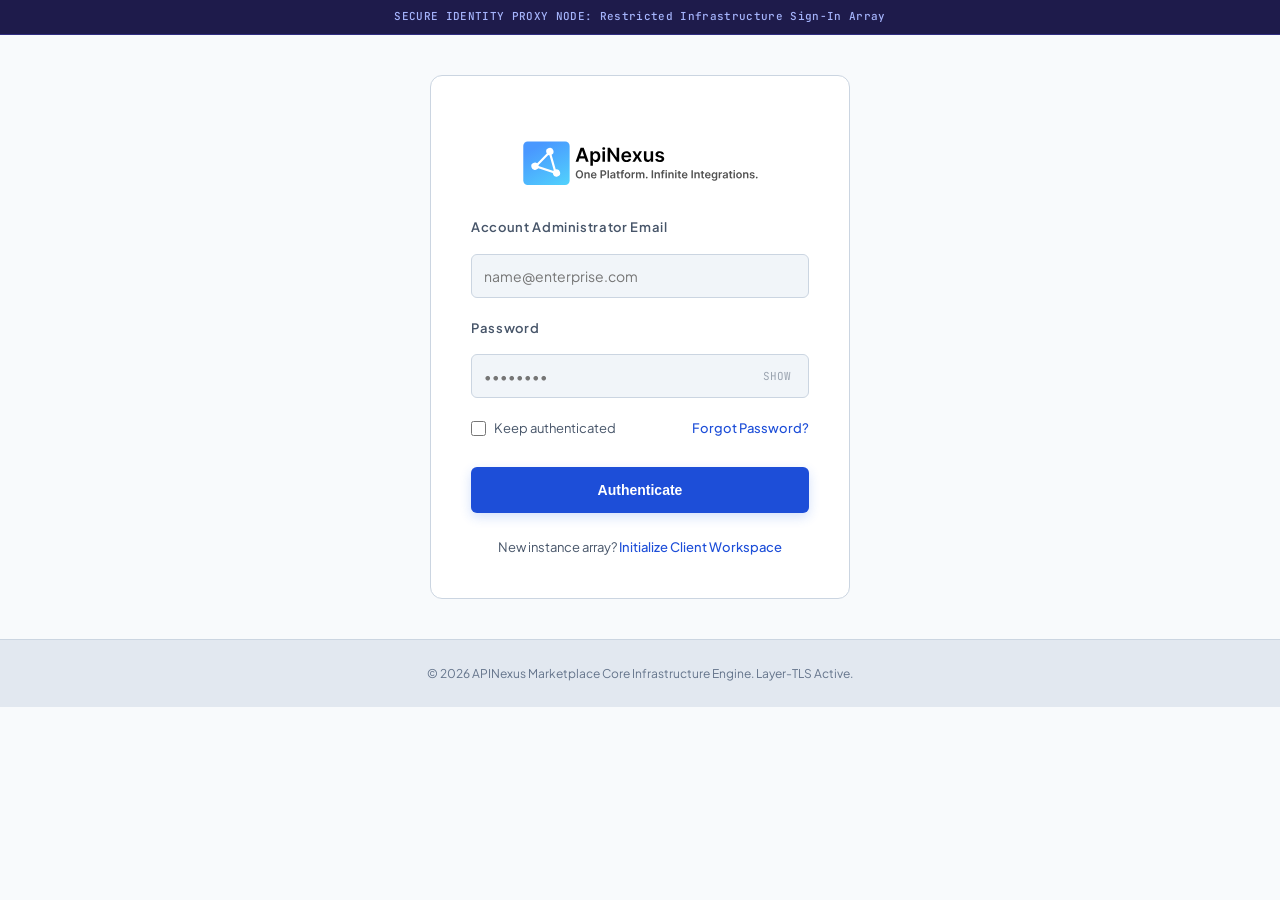
<file: login.html>
<!DOCTYPE html>
<html lang="en" data-theme="light">
<head>
    <meta charset="UTF-8">
    <meta name="viewport" content="width=device-width, initial-scale=1.0">
        <link rel="shortcut icon" href="images/fav.png" type="image/x-icon">
    <title>Console Authentication | APINexus Marketplace</title>
    <link rel="preconnect" href="https://fonts.googleapis.com">
    <link rel="preconnect" href="https://fonts.gstatic.com" crossorigin>
    <link href="https://fonts.googleapis.com/css2?family=JetBrains+Mono:wght@400;500;700&family=Plus+Jakarta+Sans:wght@400;500;600;700;800&display=swap" rel="stylesheet">
    <link rel="stylesheet" href="assets/style.css">
</head>
<body>

    <div class="broadcast-ribbon">
        SECURE IDENTITY PROXY NODE: Restricted Infrastructure Sign-In Array
    </div>

    <main class="login-main-container">
        <div class="login-card-shield">
                <div class="logo-block">
                 <img src="images/logo.svg" alt="logo" class="logo-main">
                </div>

            <form id="authGatewayForm" onsubmit="executePortalLogin(event)">
                
                <div class="input-control-group">
                    <label for="adminEmail">Account Administrator Email</label>
                    <input type="email" id="adminEmail" class="custom-input-element" placeholder="name@enterprise.com" required autocomplete="username">
                </div>

                <div class="input-control-group">
                    <label for="adminPassword">Password</label>
                    <div class="password-input-wrapper">
                        <input type="password" id="adminPassword" class="custom-input-element" placeholder="••••••••" required autocomplete="current-password">
                        <button type="button" class="password-toggle-btn" onclick="togglePasswordVisibility()">SHOW</button>
                    </div>
                </div>

                <div class="login-utilities-row">
                    <label class="checkbox-container">
                        <input type="checkbox" id="rememberSession">
                        <span>Keep authenticated</span>
                    </label>
                    <a href="#forgot" class="portal-link" onclick="alert('Password resetting requires security coordinator master approval. Please check terminal root guides.')">Forgot Password?</a>
                </div>

                <button type="submit" class="btn-auth-submit">
                     Authenticate
                </button>

                <div class="register-prompt-footer">
                    New instance array? <a href="onboard.html" class="portal-link">Initialize Client Workspace</a>
                </div>

            </form>

        </div>
    </main>

    <footer class="master-footer-sheet">
        &copy; 2026 APINexus Marketplace Core Infrastructure Engine. Layer-TLS Active.
    </footer>

    <script>
        function togglePasswordVisibility() {
            const passwordField = document.getElementById('adminPassword');
            const toggleButton = document.querySelector('.password-toggle-btn');
            
            if (passwordField.type === 'password') {
                passwordField.type = 'text';
                toggleButton.innerText = 'HIDE';
                toggleButton.style.color = 'var(--brand-primary)';
            } else {
                passwordField.type = 'password';
                toggleButton.innerText = 'SHOW';
                toggleButton.style.color = 'var(--text-secondary)';
            }
        }

        function executePortalLogin(event) {
            event.preventDefault();
            const email = document.getElementById('adminEmail').value;
            
            alert(`Access verification initialized for terminal: ${email}\nRedirecting securely to core dashboard array...`);
            window.location.href = "/dashboard"; 
        }
    </script>
</body>
</html>
</file>
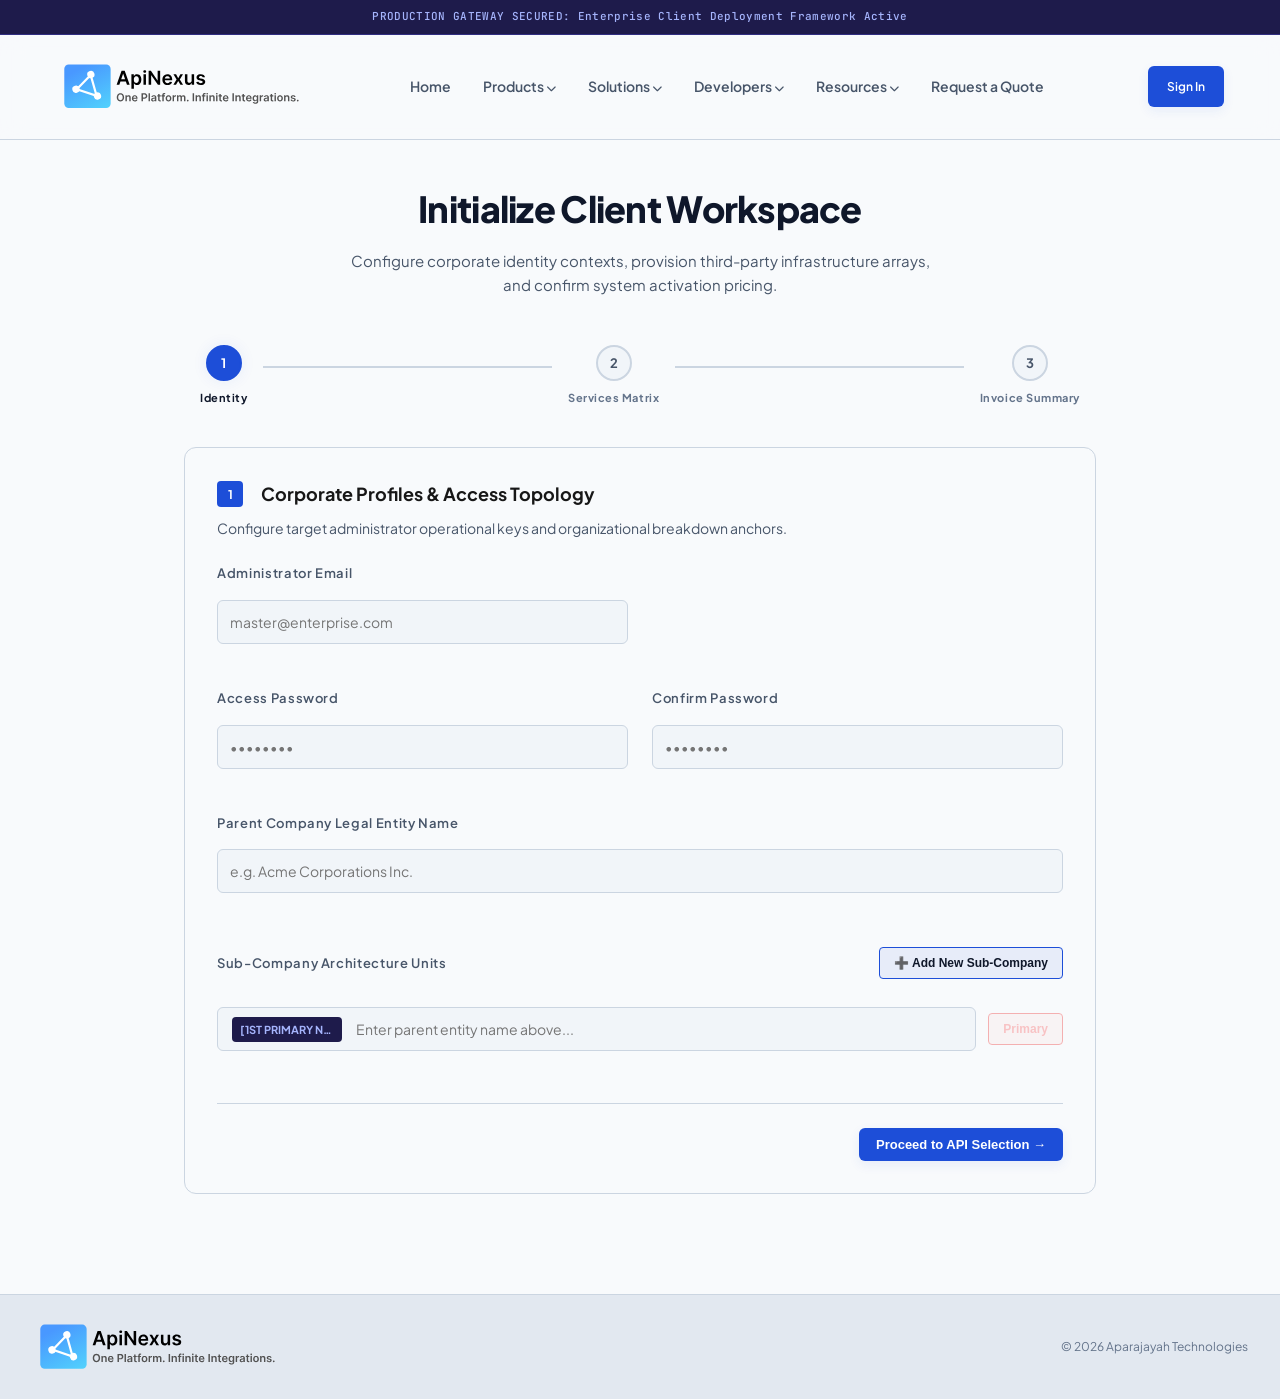
<file: onboard.html>
<!DOCTYPE html>
<html lang="en" data-theme="light">
<head>
    <meta charset="UTF-8">
    <meta name="viewport" content="width=device-width, initial-scale=1.0">
    <link rel="shortcut icon" href="images/fav.png" type="image/x-icon">
    <title>Client Onboarding Portal | APINexus Marketplace</title>
    <link rel="stylesheet" href="https://cdnjs.cloudflare.com/ajax/libs/font-awesome/6.4.0/css/all.min.css">
    <link rel="preconnect" href="https://fonts.googleapis.com">
    <link rel="preconnect" href="https://fonts.gstatic.com" crossorigin>
    <link
        href="https://fonts.googleapis.com/css2?family=Plus+Jakarta+Sans:wght@400;500;600;700&family=JetBrains+Mono:wght@400;500;600&display=swap"
        rel="stylesheet">
    <link rel="stylesheet" href="assets/style.css">

</head>
<body>

    <div class="broadcast-ribbon">
        PRODUCTION GATEWAY SECURED: Enterprise Client Deployment Framework Active
    </div>

      <header class="site-header">
        <div class="container">
            <div class="header-wrapper">

                <div class="logo-block">
                    <img src="images/logo-dark.svg" alt="logo" class="logo-main logo-dark-variant">
                    <img src="images/logo.svg" alt="logo" class="logo-main logo-light-variant">
                </div>

                <nav class="mega-nav">
                    <!-- Products --> <a href="index.html" class="mega-nav-item" style="text-decoration:none;">Home</a>
                    <div class="mega-nav-item" data-menu="products">
                        Products <i class="fa-solid fa-chevron-down ms-1" style="font-size:10px;"></i>
                        <div class="mega-dropdown">
                            <div>
                                <h4>Platform</h4>
                                <a href="API-Management.html">API Management</a>
                                <a href="integration-hub.html">Integration Hub</a>
                                <a href="Authentication.html">Authentication</a>
                                <a href="#">API Gateway</a>
                            </div>
                            <div>
                                <h4>Automation</h4>
                                <a href="#">Workflow Builder</a>
                                <a href="#">Event Triggers</a>
                                <a href="#">Scheduled Workflows</a>
                                <a href="#">Business Automation</a>
                            </div>
                            <div>
                                <h4>Operations</h4>
                                <a href="#">Monitoring &amp; Analytics</a>
                                <a href="#">Alerts &amp; Notifications</a>
                                <a href="#">Activity Logs</a>
                                <a href="#">Performance Insights</a>
                            </div>
                            <div class="mega-featured">
                                <span><strong>ApiNexus Platform</strong> — One Platform. Infinite
                                    Integrations.</span>
                                <a href="#">Explore Platform →</a>
                            </div>
                        </div>
                    </div>
                    <!-- Solutions -->
                    <div class="mega-nav-item" data-menu="solutions">
                        Solutions <i class="fa-solid fa-chevron-down ms-1" style="font-size:10px;"></i>
                        <div class="mega-dropdown" style="min-width:600px;">
                            <div>
                                <h4>By Team</h4>
                                <a href="#">Developers</a>
                                <a href="#">Operations Teams</a>
                                <a href="#">IT Administrators</a>
                                <a href="#">Product Teams</a>
                            </div>
                            <div>
                                <h4>By Business</h4>
                                <a href="#">Startups</a>
                                <a href="#">SMBs</a>
                                <a href="#">Enterprises</a>
                                <a href="#">SaaS Companies</a>
                            </div>
                            <div>
                                <h4>Use Cases</h4>
                                <a href="#">API Ecosystem</a>
                                <a href="#">Workflow Automation</a>
                                <a href="#">Data Sync</a>
                                <a href="#">Enterprise Integrations</a>
                            </div>
                            <div class="mega-featured">
                                <span><strong> Customer Success</strong> See how businesses streamline
                                    operations.</span>
                                <a href="#">View Case Studies →</a>
                            </div>
                        </div>
                    </div>
                    <!-- Developers -->
                    <div class="mega-nav-item" data-menu="developers">
                        Developers <i class="fa-solid fa-chevron-down ms-1" style="font-size:10px;"></i>
                        <div class="mega-dropdown" style="min-width:550px;">
                            <div>
                                <h4>Documentation</h4>
                                <a href="#">Getting Started</a>
                                <a href="#">API Reference</a>
                                <a href="#">Authentication Guide</a>
                                <a href="#">Tutorials</a>
                            </div>
                            <div>
                                <h4>Tools</h4>
                                <a href="#">API Explorer</a>
                                <a href="#">Sandbox</a>
                                <a href="#">SDK Downloads</a>
                                <a href="#">Webhooks</a>
                            </div>
                            <div class="mega-featured">
                                <span><strong> Developer Hub</strong> Comprehensive docs &amp; resources.</span>
                                <a href="#">Open Documentation →</a>
                            </div>
                        </div>
                    </div>
                    <!-- Resources -->
                    <div class="mega-nav-item" data-menu="resources">
                        Resources <i class="fa-solid fa-chevron-down ms-1" style="font-size:10px;"></i>
                        <div class="mega-dropdown" style="min-width:500px;">
                            <div>
                                <h4>Learning</h4>
                                <a href="#">Blog</a>
                                <a href="#">Guides</a>
                                <a href="#">Webinars</a>
                                <a href="#">Whitepapers</a>
                            </div>
                            <div>
                                <h4>Company</h4>
                                <a href="#">About Us</a>
                                <a href="#">Contact</a>
                                <a href="#">Careers</a>
                                <a href="#">Partners</a>
                            </div>
                            <div class="mega-featured">
                                <span><strong> Latest Updates</strong> New features &amp; improvements.</span>
                                <a href="#">View Changelog →</a>
                            </div>
                        </div>
                    </div>
                    <a href="quote.html" class="mega-nav-item" style="text-decoration:none;">Request a Quote</a>
                </nav>



                <div class="header-actions-deck">
                    <a href="login.html" class="btn btn-primary" style="padding: 10px 18px; font-size: 12px;">Sign
                        In</a>
                </div>
            </div>
        </div>
    </header>

    <main class="onboarding-container">
        
        <div class="text-center" style="margin-bottom: 48px; text-align: center;">
            <h1 style="font-size: 36px; font-weight: 800; margin-bottom: 12px; letter-spacing: -0.02em;">
                Initialize Client Workspace
            </h1>
            <p style="color: var(--text-secondary); max-width: 580px; margin: 0 auto;">
                Configure corporate identity contexts, provision third-party infrastructure arrays, and confirm system activation pricing.
            </p>
        </div>

        <div class="timeline-indicator-track">
            <div class="timeline-step-node active" id="timeStep1">
                <div class="step-node-circle">1</div>
                <div class="step-node-label">Identity</div>
            </div>
            <div class="timeline-step-node" id="timeStep2">
                <div class="step-node-circle">2</div>
                <div class="step-node-label">Services Matrix</div>
            </div>
            <div class="timeline-step-node" id="timeStep3">
                <div class="step-node-circle">3</div>
                <div class="step-node-label">Invoice Summary</div>
            </div>
        </div>

        <form id="onboardingMasterForm" onsubmit="handleFormSubmission(event)">
            
            <!-- STEP 1: CORPORATE IDENTITY -->
            <div class="quote-form-wrapper-modern step-window-card active" id="formStepWindow1">
                <div class="form-section-block" style="margin-bottom: 24px;">
                    <h3><span class="step-counter" style="background:var(--brand-primary); padding:2px 8px; border-radius:4px; margin-right:6px;">1</span> Corporate Profiles & Access Topology</h3>
                    <p class="form-block-desc" style="color: var(--text-secondary); font-size:14px;">Configure target administrator operational keys and organizational breakdown anchors.</p>
                </div>

                <div class="quote-grid-layout">
                    <div class="input-control-group">
                        <label>Administrator Email</label>
                        <input type="email" id="clientEmail" class="custom-input-element" placeholder="master@enterprise.com" required>
                    </div>
                    <div class="input-control-group"></div>

                    <div class="input-control-group">
                        <label>Access Password</label>
                        <input type="password" id="clientPassword" class="custom-input-element" placeholder="••••••••" required>
                    </div>
                    <div class="input-control-group">
                        <label>Confirm Password</label>
                        <input type="password" id="clientConfirmPassword" class="custom-input-element" placeholder="••••••••" required>
                    </div>

                    <div class="input-control-group" style="grid-column: span 2;">
                        <label>Parent Company Legal Entity Name</label>
                        <input type="text" id="parentCompany" class="custom-input-element" placeholder="e.g. Acme Corporations Inc." oninput="syncParentCompanyName()" required>
                    </div>

                    <div class="input-control-group" style="grid-column: span 2; margin-top: 10px;">
                        <div style="display: flex; justify-content: space-between; align-items: center; margin-bottom: 8px;">
                            <label style="margin-bottom: 0;">Sub-Company Architecture Units</label>
                            <button type="button" class="btn-action-small btn-add-item" onclick="addSubCompanyLineItem()">
                                ➕ Add New Sub-Company
                            </button>
                        </div>
                        
                        <div class="subcompany-dynamic-container" id="subCompanyInputsWrapper">
                            <div class="subcompany-line-row">
                                <div class="input-inline-prefix-block">
                                    <span class="inline-parent-tag" style="background: #1e1b4b; color: #a5b4fc;">[1st Primary Node]</span>
                                    <input type="text" id="firstSubCompanyMirror" class="custom-input-element subcompany-value-item" placeholder="Enter parent entity name above..." readonly required>
                                </div>
                                <button type="button" class="btn-action-small btn-remove-item" style="opacity: 0.4; cursor: not-allowed;" disabled>Primary</button>
                            </div>
                        </div>
                    </div>
                </div>

                <div class="form-nav-deck">
                    <div></div>
                    <button type="button" class="btn btn-primary" onclick="navigateToStep(2)">
                        Proceed to API Selection &rarr;
                    </button>
                </div>
            </div>

            <!-- STEP 2: DYNAMIC CATEGORY DROPDOWN & CLICK TRIGGER TO NEXT SCREEN -->
            <div class="quote-form-wrapper-modern step-window-card" id="formStepWindow2">
                <div class="form-section-block" style="margin-bottom: 24px;">
                    <h3><span class="step-counter" style="background:var(--brand-primary); padding:2px 8px; border-radius:4px; margin-right:6px;">2</span> Third-Party Service Selection Matrix</h3>
                    <p class="form-block-desc" style="color: var(--text-secondary); font-size:14px;">Select an ecosystem service category to load accessible 3rd-party integration pipelines. <strong>Clicking an item instantly progresses to your final invoice summary.</strong></p>
                </div>

                <div class="input-control-group" style="margin-bottom: 20px;">
                    <label style="margin-bottom: 6px;">1. Choose Category Ecosystem Context</label>
                    <select id="serviceCategorySelect" class="custom-input-element" onchange="renderCategoryApis()">
                        <option value="email">Email Service APIs</option>
                        <option value="messaging">Messaging Service APIs</option>
                        <option value="payments">Payment Gateway APIs</option>
                        <option value="banking">Open Banking APIs</option>
                        <option value="infra">Cloud Infrastructure APIs</option>
                    </select>
                </div>

                <label style="font-size: 13px; font-weight:600; color:var(--text-secondary);">2. Choose Accessible 3rd-Party APIs (<span id="apiCounterText">0</span> available)</label>
                
                <!-- Dynamic Target Element for 3rd Party APIs Grid -->
                <div class="api-selection-matrix" id="apiCardsContainer"></div>

                <div class="form-nav-deck" style="margin-top: 40px;">
                    <button type="button" class="btn btn-secondary" onclick="navigateToStep(1)">
                        &larr; Back to Profile
                    </button>
                    <div></div>
                </div>
            </div>

            <!-- STEP 3: INVOICE GENERATION SCREEN -->
            <div class="quote-form-wrapper-modern step-window-card" id="formStepWindow3">
                <div class="form-section-block">
                    <h3><span class="step-counter">3</span> Pro-Forma Activation Invoice</h3>
                    <p class="form-block-desc">Review your real-time itemized infrastructure allocation invoice statements below.</p>
                </div>

                <div class="invoice-card-wrapper">
                    <div style="display: flex; justify-content: space-between; align-items: flex-start; margin-bottom: 24px;">
                        <div>
                            <h2 style="font-size: 20px; font-weight: 800; color: #fff; text-transform: uppercase;">MARKETPLACE DEPLOYMENT INVOICE</h2>
                            <p style="font-size: 11px; color: var(--text-muted); font-family: 'JetBrains Mono', monospace; margin-top: 4px;">DOCUMENT #APINX-2026-NEXUS</p>
                        </div>
                        <div style="text-align: right;">
                            <span style="font-size: 11px; background:var(--brand-primary); padding:4px 8px; border-radius:4px; font-weight:bold;">AWAITING CONFIRMATION</span>
                        </div>
                    </div>

                    <div class="invoice-metadata-grid">
                        <div>
                            <span style="display:block; color: var(--text-muted); font-size: 11px; text-transform: uppercase; font-weight:700; margin-bottom: 4px;">Billed Corporate Client Topology:</span>
                            <strong id="invoiceParentName" style="color: var(--text-primary); font-size: 15px;">[Parent Entity]</strong><br>
                            
                            <div id="invoiceSubCompaniesContainer" style="margin-top: 8px; display:flex; flex-direction:column; gap:4px;">
                                <span style="color: var(--text-secondary);">[Sub-Company Division Namespace]</span>
                            </div>
                        </div>
                        <div style="text-align: right;">
                            <span style="display:block; color: var(--text-muted); font-size: 11px; text-transform: uppercase; font-weight:700;">Account Administrator Access:</span>
                            <span id="invoiceAdminEmail" style="color: var(--text-secondary); font-family: 'JetBrains Mono', monospace;">-</span>
                        </div>
                    </div>

                    <table class="compare-matrix-table" style="background: transparent;">
                        <thead>
                            <tr>
                                <th>Provisioned Architecture Item</th>
                                <th>Type Class</th>
                                <th style="text-align: right;">Monthly Rate</th>
                            </tr>
                        </thead>
                        <tbody id="invoiceLineItemsTarget" style="border-bottom: 1.5px dashed grey;"></tbody>
                        <tfoot>
                            <tr style="font-weight: 700; font-size: 16px;">
                                <td style="padding: 24px 12px 0; color: #fff;">Aggregate Subscription Commit</td>
                                <td></td>
                                <td id="invoiceCalculatedTotalDisplay" style="color: var(--accent-success); text-align: right; font-size: 20px; font-weight: 800; padding: 24px 12px 0;">
                                    $0.00
                                </td>
                            </tr>
                        </tfoot>
                    </table>
                </div>

                <div class="form-nav-deck">
                    <button type="button" class="btn btn-secondary" onclick="navigateToStep(2)">
                        &larr; Modify Services
                    </button>
                    <button type="submit" class="btn btn-primary secure-submit-btn">
                         Complete Activation & Proceed to Dashboard
                    </button>
                </div>
            </div>

        </form>
    </main>

        <footer class="master-footer-sheet">
        <div class="container footer-flex-row">
            <div style="display: flex; align-items: center; gap: 12px;">
                <div class="logo-block-footer">
                    <img src="images/logo-dark.svg" alt="logo" class="logo-main logo-dark-variant">
                    <img src="images/logo.svg" alt="logo" class="logo-main logo-light-variant">
                </div>


            </div>
            <div class="footer-links-cluster">
                <span>© 2026 Aparajayah Technologies</span>
            </div>
        </div>
    </footer>

    <script src="assets/script.js"></script>
</body>
</html>
</file>
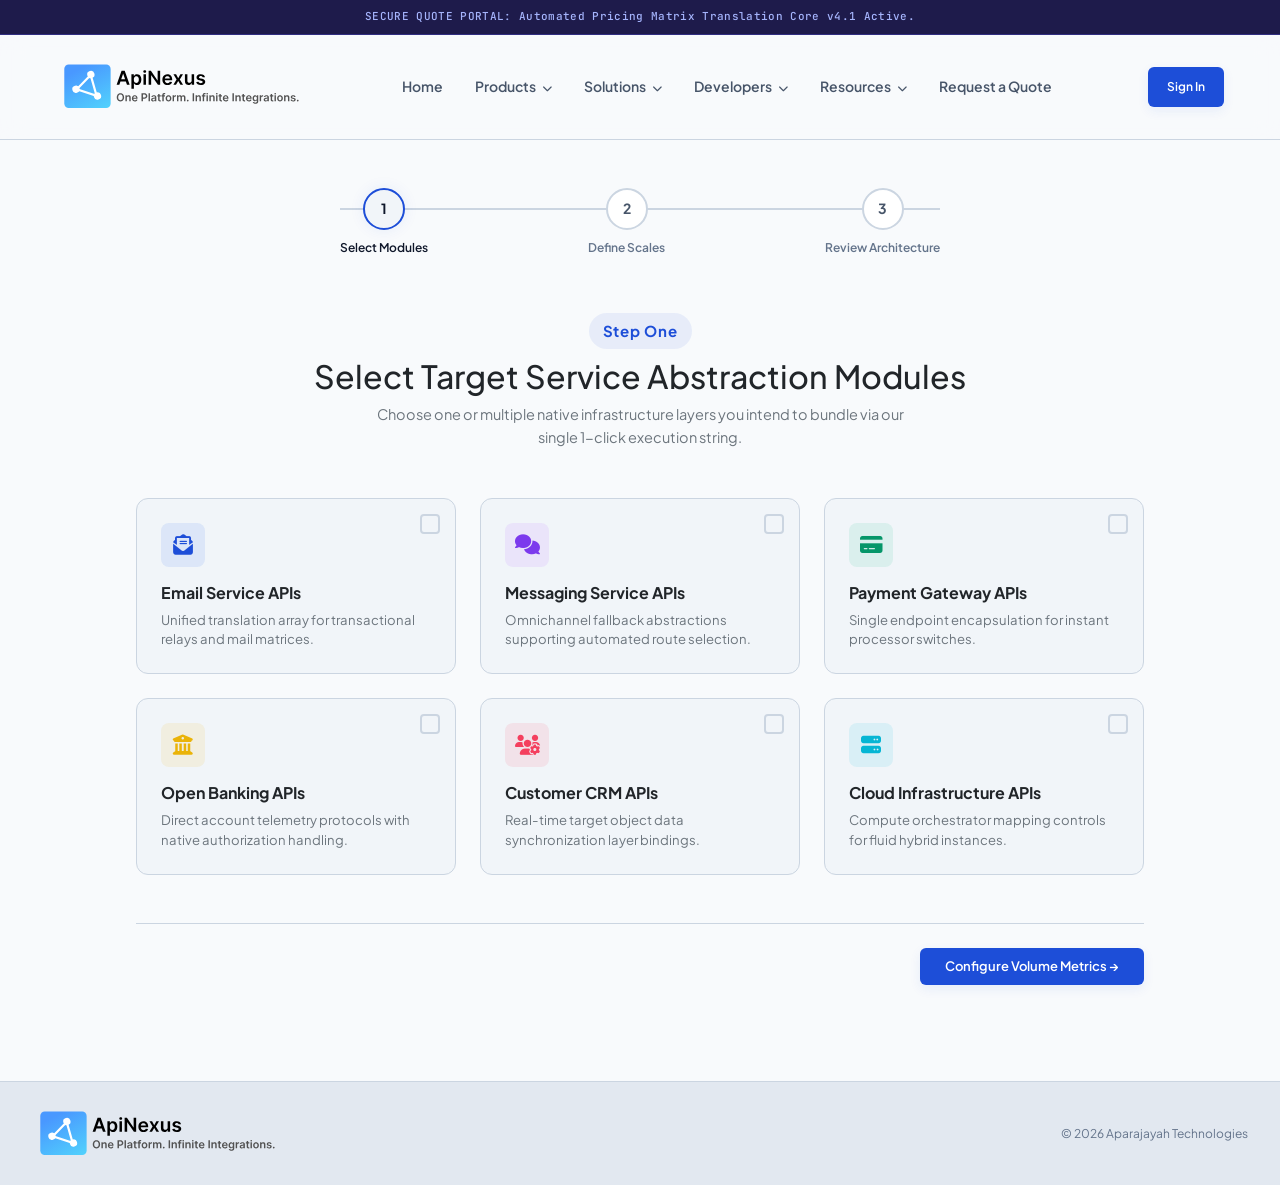
<file: quote.html>
<!DOCTYPE html>
<html lang="en" data-theme="light">
<head>
    <meta charset="UTF-8">
    <meta name="viewport" content="width=device-width, initial-scale=1.0">
    <link rel="shortcut icon" href="images/fav.png" type="image/x-icon">
    <title>Request Architecture Quote | ApiNexus Gateway</title>
    <link href="https://cdn.jsdelivr.net/npm/bootstrap@5.3.2/dist/css/bootstrap.min.css" rel="stylesheet">
    <link rel="stylesheet" href="https://cdnjs.cloudflare.com/ajax/libs/font-awesome/6.4.0/css/all.min.css">
    <link rel="preconnect" href="https://fonts.googleapis.com">
    <link rel="preconnect" href="https://fonts.gstatic.com" crossorigin>
    <link href="https://fonts.googleapis.com/css2?family=Plus+Jakarta+Sans:wght@400;500;600;700;800&family=JetBrains+Mono:wght@400;500;600&display=swap" rel="stylesheet">
    <link rel="stylesheet" href="assets/style.css">
    
    <style>
        /* Dedicated styles for Quote Wizard Interface */
        .quote-wizard-container {
            max-width: 1040px;
            margin: 3rem auto 6rem;
        }
        .wizard-step-node {
            display: none;
        }
        .wizard-step-node.active {
            display: block;
        }
        .service-selection-box {
            background: var(--bg-surface-secondary);
            border: 1px solid var(--border-color);
            border-radius: 12px;
            padding: 1.5rem;
            cursor: pointer;
            transition: all 0.2s cubic-bezier(0.16, 1, 0.3, 1);
            position: relative;
            height: 100%;
        }
        .service-selection-box:hover {
            border-color: var(--border-hover);
            transform: translateY(-2px);
        }
        .service-selection-box.selected {
            border-color: var(--brand-primary);
            background: rgba(37, 99, 235, 0.04);
            box-shadow: 0 0 20px var(--brand-glow);
        }
        .service-selection-box .checkbox-indicator {
            position: absolute;
            top: 15px;
            right: 15px;
            width: 20px;
            height: 20px;
            border: 2px solid var(--border-color);
            border-radius: 4px;
            display: flex;
            align-items: center;
            justify-content: center;
            color: transparent;
            font-size: 11px;
            transition: all 0.2s ease;
        }
        .service-selection-box.selected .checkbox-indicator {
            background: var(--brand-primary);
            border-color: var(--brand-primary);
            color: white;
        }
        .progress-tracker-bar {
            display: flex;
            justify-content: space-between;
            position: relative;
            margin-bottom: 3.5rem;
            max-width: 600px;
            margin-left: auto;
            margin-right: auto;
        }
        .progress-tracker-bar::before {
            content: '';
            position: absolute;
            top: 20px;
            left: 0;
            right: 0;
            height: 2px;
            background: var(--border-color);
            z-index: 1;
        }
        .progress-fill-line {
            position: absolute;
            top: 20px;
            left: 0;
            width: 0%;
            height: 2px;
            background: var(--brand-primary);
            z-index: 2;
            transition: width 0.3s ease;
        }
        .tracker-node {
            position: relative;
            z-index: 3;
            text-align: center;
        }
        .tracker-circle {
            width: 42px;
            height: 42px;
            border-radius: 50%;
            background: var(--bg-surface-primary);
            border: 2px solid var(--border-color);
            display: flex;
            align-items: center;
            justify-content: center;
            font-weight: 700;
            font-size: 14px;
            color: var(--text-secondary);
            margin: 0 auto 8px;
            transition: all 0.3s ease;
        }
        .tracker-node.active .tracker-circle {
            border-color: var(--brand-primary);
            color: var(--text-primary);
            background: var(--bg-surface-secondary);
            box-shadow: 0 0 15px var(--brand-glow);
        }
        .tracker-node.completed .tracker-circle {
            background: var(--brand-primary);
            border-color: var(--brand-primary);
            color: white;
        }
        .tracker-label {
            font-size: 12px;
            font-weight: 600;
            color: var(--text-muted);
            transition: color 0.3s ease;
        }
        .tracker-node.active .tracker-label {
            color: var(--text-primary);
        }

        /* Upgraded Step 3 User Friendly Elements */
        .quote-preview-panel {
            background: var(--bg-surface-secondary);
            border: 1px solid var(--border-color);
            border-radius: 16px;
            padding: 2.25rem;
            box-shadow: 0 10px 30px rgba(0,0,0,0.15);
        }
        .summary-pill-container {
            display: flex;
            flex-wrap: wrap;
            gap: 8px;
            margin-bottom: 1.5rem;
        }
        .summary-config-pill {
            background: var(--bg-surface-primary);
            border: 1px solid var(--border-color);
            padding: 6px 14px;
            border-radius: 30px;
            font-size: 12px;
            color: var(--text-secondary);
            display: flex;
            align-items: center;
            gap: 6px;
        }
        .summary-config-pill i {
            color: var(--brand-primary);
        }
        .service-row-item {
            display: flex;
            align-items: center;
            justify-content: space-between;
            background: var(--bg-surface-primary);
            border: 1px solid var(--border-color);
            border-radius: 12px;
            padding: 1rem 1.25rem;
            margin-bottom: 0.75rem;
            transition: border-color 0.2s ease;
        }
        .service-row-item:hover {
            border-color: var(--border-hover);
        }
        .service-row-meta {
            display: flex;
            align-items: center;
            gap: 12px;
        }
        .service-row-icon {
            width: 36px;
            height: 36px;
            border-radius: 8px;
            display: flex;
            align-items: center;
            justify-content: center;
            font-size: 14px;
        }
        .grand-total-card {
            background: var(--bg-surface-primary);
            border: 1px solid rgba(16, 185, 129, 0.2);
            border-radius: 12px;
            padding: 1.25rem;
            margin-top: 1.5rem;
            box-shadow: inset 0 0 12px rgba(16, 185, 129, 0.02);
        }
    </style>

</head>
<body>

    <div class="broadcast-ribbon">
        SECURE QUOTE PORTAL: Automated Pricing Matrix Translation Core v4.1 Active.
    </div>

    <header class="site-header">
        <div class="container">
            <div class="header-wrapper">

                <div class="logo-block">
                    <img src="images/logo-dark.svg" alt="logo" class="logo-main logo-dark-variant">
                    <img src="images/logo.svg" alt="logo" class="logo-main logo-light-variant">
                </div>

                <nav class="mega-nav">
                    <!-- Products --> <a href="index.html" class="mega-nav-item" style="text-decoration:none;">Home</a>
                    <div class="mega-nav-item" data-menu="products">
                        Products <i class="fa-solid fa-chevron-down ms-1" style="font-size:10px;"></i>
                        <div class="mega-dropdown">
                            <div>
                                <h4>Platform</h4>
                                <a href="API-Management.html">API Management</a>
                                <a href="integration-hub.html">Integration Hub</a>
                                <a href="Authentication.html">Authentication</a>
                                <a href="#">API Gateway</a>
                            </div>
                            <div>
                                <h4>Automation</h4>
                                <a href="#">Workflow Builder</a>
                                <a href="#">Event Triggers</a>
                                <a href="#">Scheduled Workflows</a>
                                <a href="#">Business Automation</a>
                            </div>
                            <div>
                                <h4>Operations</h4>
                                <a href="#">Monitoring &amp; Analytics</a>
                                <a href="#">Alerts &amp; Notifications</a>
                                <a href="#">Activity Logs</a>
                                <a href="#">Performance Insights</a>
                            </div>
                            <div class="mega-featured">
                                <span><strong>ApiNexus Platform</strong> — One Platform. Infinite
                                    Integrations.</span>
                                <a href="#">Explore Platform →</a>
                            </div>
                        </div>
                    </div>
                    <!-- Solutions -->
                    <div class="mega-nav-item" data-menu="solutions">
                        Solutions <i class="fa-solid fa-chevron-down ms-1" style="font-size:10px;"></i>
                        <div class="mega-dropdown" style="min-width:600px;">
                            <div>
                                <h4>By Team</h4>
                                <a href="#">Developers</a>
                                <a href="#">Operations Teams</a>
                                <a href="#">IT Administrators</a>
                                <a href="#">Product Teams</a>
                            </div>
                            <div>
                                <h4>By Business</h4>
                                <a href="#">Startups</a>
                                <a href="#">SMBs</a>
                                <a href="#">Enterprises</a>
                                <a href="#">SaaS Companies</a>
                            </div>
                            <div>
                                <h4>Use Cases</h4>
                                <a href="#">API Ecosystem</a>
                                <a href="#">Workflow Automation</a>
                                <a href="#">Data Sync</a>
                                <a href="#">Enterprise Integrations</a>
                            </div>
                            <div class="mega-featured">
                                <span><strong> Customer Success</strong> See how businesses streamline
                                    operations.</span>
                                <a href="#">View Case Studies →</a>
                            </div>
                        </div>
                    </div>
                    <!-- Developers -->
                    <div class="mega-nav-item" data-menu="developers">
                        Developers <i class="fa-solid fa-chevron-down ms-1" style="font-size:10px;"></i>
                        <div class="mega-dropdown" style="min-width:550px;">
                            <div>
                                <h4>Documentation</h4>
                                <a href="#">Getting Started</a>
                                <a href="#">API Reference</a>
                                <a href="#">Authentication Guide</a>
                                <a href="#">Tutorials</a>
                            </div>
                            <div>
                                <h4>Tools</h4>
                                <a href="#">API Explorer</a>
                                <a href="#">Sandbox</a>
                                <a href="#">SDK Downloads</a>
                                <a href="#">Webhooks</a>
                            </div>
                            <div class="mega-featured">
                                <span><strong> Developer Hub</strong> Comprehensive docs &amp; resources.</span>
                                <a href="#">Open Documentation →</a>
                            </div>
                        </div>
                    </div>
                    <!-- Resources -->
                    <div class="mega-nav-item" data-menu="resources">
                        Resources <i class="fa-solid fa-chevron-down ms-1" style="font-size:10px;"></i>
                        <div class="mega-dropdown" style="min-width:500px;">
                            <div>
                                <h4>Learning</h4>
                                <a href="#">Blog</a>
                                <a href="#">Guides</a>
                                <a href="#">Webinars</a>
                                <a href="#">Whitepapers</a>
                            </div>
                            <div>
                                <h4>Company</h4>
                                <a href="#">About Us</a>
                                <a href="#">Contact</a>
                                <a href="#">Careers</a>
                                <a href="#">Partners</a>
                            </div>
                            <div class="mega-featured">
                                <span><strong> Latest Updates</strong> New features &amp; improvements.</span>
                                <a href="#">View Changelog →</a>
                            </div>
                        </div>
                    </div>
                    <a href="quote.html" class="mega-nav-item" style="text-decoration:none;">Request a Quote</a>
                </nav>

                <div class="header-actions-deck">
                    <a href="login.html" class="btn btn-primary" style="padding: 10px 18px; font-size: 12px;">Sign In</a>
                </div>
            </div>
        </div>
    </header>

    <main class="container quote-wizard-container px-3">
        
        <div class="progress-tracker-bar">
            <div class="progress-fill-line" id="wizardProgressBar"></div>
            
            <div class="tracker-node active" id="nodeStep1">
                <div class="tracker-circle">1</div>
                <div class="tracker-label">Select Modules</div>
            </div>
            <div class="tracker-node" id="nodeStep2">
                <div class="tracker-circle">2</div>
                <div class="tracker-label">Define Scales</div>
            </div>
            <div class="tracker-node" id="nodeStep3">
                <div class="tracker-circle">3</div>
                <div class="tracker-label">Review Architecture</div>
            </div>
        </div>
 
        <form id="nexusQuoteForm" onsubmit="handleFormSubmission(event)">
            
            <div class="wizard-step-node active" id="panelStep1">
                <div class="text-center mb-5">
                    <span class="badge-pill-micro mb-2">Step One</span>
                    <h2 class="fw-extrabold  text-dark  tracking-tight">Select Target Service Abstraction Modules</h2>
                    <p class="text-secondary mx-auto" style="max-width: 540px; font-size: 14.5px;">
                        Choose one or multiple native infrastructure layers you intend to bundle via our single 1-click execution string.
                    </p>
                </div>

                <div class="row g-4">
                    <div class="col-12 col-md-4">
                        <div class="service-selection-box" onclick="toggleServiceNode(this, 'email', 150, 'fa-envelope-open-text', 'rgba(37,99,235,0.1)', 'var(--brand-primary)')">
                            <div class="checkbox-indicator"><i class="fa-solid fa-check"></i></div>
                            <div class="d-flex align-items-center justify-content-center rounded-3 mb-3" style="width: 44px; height: 44px; background: rgba(37,99,235,0.1); color: var(--brand-primary);">
                                <i class="fa-solid fa-envelope-open-text fs-5"></i>
                            </div>
                            <h4 class=" h6 fw-bold  text-dark mb-2">Email Service APIs</h4>
                            <p class="text-secondary mb-0 small" style="line-height: 1.5;">Unified translation array for transactional relays and mail matrices.</p>
                        </div>
                    </div>
                    <div class="col-12 col-md-4">
                        <div class="service-selection-box" onclick="toggleServiceNode(this, 'messaging', 180, 'fa-comments', 'rgba(168,85,247,0.1)', 'var(--accent-purple)')">
                            <div class="checkbox-indicator"><i class="fa-solid fa-check"></i></div>
                            <div class="d-flex align-items-center justify-content-center rounded-3 mb-3" style="width: 44px; height: 44px; background: rgba(168,85,247,0.1); color: var(--accent-purple);">
                                <i class="fa-solid fa-comments fs-5"></i>
                            </div>
                            <h4 class=" h6 fw-bold  text-dark mb-2">Messaging Service APIs</h4>
                            <p class="text-secondary mb-0 small" style="line-height: 1.5;">Omnichannel fallback abstractions supporting automated route selection.</p>
                        </div>
                    </div>
                    <div class="col-12 col-md-4">
                        <div class="service-selection-box" onclick="toggleServiceNode(this, 'payment', 350, 'fa-credit-card', 'rgba(16,185,129,0.1)', 'var(--accent-success)')">
                            <div class="checkbox-indicator"><i class="fa-solid fa-check"></i></div>
                            <div class="d-flex align-items-center justify-content-center rounded-3 mb-3" style="width: 44px; height: 44px; background: rgba(16,185,129,0.1); color: var(--accent-success);">
                                <i class="fa-solid fa-credit-card fs-5"></i>
                            </div>
                            <h4 class=" h6 fw-bold  text-dark mb-2">Payment Gateway APIs</h4>
                            <p class="text-secondary mb-0 small" style="line-height: 1.5;">Single endpoint encapsulation for instant processor switches.</p>
                        </div>
                    </div>
                    <div class="col-12 col-md-4">
                        <div class="service-selection-box" onclick="toggleServiceNode(this, 'banking', 450, 'fa-building-columns', 'rgba(234,179,8,0.1)', '#eab308')">
                            <div class="checkbox-indicator"><i class="fa-solid fa-check"></i></div>
                            <div class="d-flex align-items-center justify-content-center rounded-3 mb-3" style="width: 44px; height: 44px; background: rgba(234,179,8,0.1); color: #eab308;">
                                <i class="fa-solid fa-building-columns fs-5"></i>
                            </div>
                            <h4 class=" h6 fw-bold  text-dark mb-2">Open Banking APIs</h4>
                            <p class="text-secondary mb-0 small" style="line-height: 1.5;">Direct account telemetry protocols with native authorization handling.</p>
                        </div>
                    </div>
                    <div class="col-12 col-md-4">
                        <div class="service-selection-box" onclick="toggleServiceNode(this, 'crm', 250, 'fa-users-gear', 'rgba(244,63,94,0.1)', '#f43f5e')">
                            <div class="checkbox-indicator"><i class="fa-solid fa-check"></i></div>
                            <div class="d-flex align-items-center justify-content-center rounded-3 mb-3" style="width: 44px; height: 44px; background: rgba(244,63,94,0.1); color: #f43f5e;">
                                <i class="fa-solid fa-users-gear fs-5"></i>
                            </div>
                            <h4 class=" h6 fw-bold  text-dark mb-2">Customer CRM APIs</h4>
                            <p class="text-secondary mb-0 small" style="line-height: 1.5;">Real-time target object data synchronization layer bindings.</p>
                        </div>
                    </div>
                    <div class="col-12 col-md-4">
                        <div class="service-selection-box" onclick="toggleServiceNode(this, 'cloud', 500, 'fa-server', 'rgba(6,182,212,0.1)', '#06b6d4')">
                            <div class="checkbox-indicator"><i class="fa-solid fa-check"></i></div>
                            <div class="d-flex align-items-center justify-content-center rounded-3 mb-3" style="width: 44px; height: 44px; background: rgba(6,182,212,0.1); color: #06b6d4;">
                                <i class="fa-solid fa-server fs-5"></i>
                            </div>
                            <h4 class=" h6 fw-bold  text-dark mb-2">Cloud Infrastructure APIs</h4>
                            <p class="text-secondary mb-0 small" style="line-height: 1.5;">Compute orchestrator mapping controls for fluid hybrid instances.</p>
                        </div>
                    </div>
                </div>

                <div class="d-flex justify-content-end mt-5 border-top pt-4" style="border-color: var(--border-color) !important;">
                    <button type="button" class="btn btn-primary px-4 py-2" style="font-size: 13px;" onclick="navigateToStep(2)">
                        Configure Volume Metrics &rarr;
                    </button>
                </div>
            </div>

            <div class="wizard-step-node" id="panelStep2">
                <div class="text-center mb-5">
                    <span class="badge-pill-micro mb-2">Step Two</span>
                    <h2 class="fw-extrabold  text-dark  tracking-tight">Specify Projected Workload Architecture</h2>
                    <p class="text-secondary mx-auto" style="max-width: 540px; font-size: 14.5px;">
                        Set up estimated monthly data throughput levels to match appropriate backend network optimization bands.
                    </p>
                </div>

                <div class="row g-4 justify-content-center">
                    <div class="col-12 col-md-8">
                        <div class="card p-4 border" style="background: var(--bg-surface-secondary); border-color: var(--border-color);">
                            <div class="mb-4">
                                <label class="form-label  text-dark  fw-bold small mb-2">Expected Total Monthly Call Volume</label>
                                <select class="form-select border text-secondary" style="background: var(--bg-surface-primary); border-color: var(--border-color);" id="quoteVolumeTier" onchange="recalculateQuoteSummary()">
                                    <option value="1.0">Friction Sandbox Layer (&lt; 50,000 requests/mo)</option>
                                    <option value="1.8" selected>Growth Expansion Core (50,000 - 500,000 requests/mo)</option>
                                    <option value="3.5">High Density Cluster (500,000 - 5,000,000 requests/mo)</option>
                                    <option value="7.0">Hyperscale Matrix Engine (&gt; 5,000,000 requests/mo)</option>
                                </select>
                            </div>

                            <div>
                                <label class="form-label  text-dark  fw-bold small mb-2">Network Optimization Model Routing Speed</label>
                                <div class="row g-3">
                                    <div class="col-12 col-sm-6">
                                        <div class="border p-3 rounded-3 d-flex gap-3 align-items-start" style="background: var(--bg-surface-primary); border-color: var(--border-color);">
                                            <input class="form-check-input mt-1" type="radio" name="slaTierRadio" id="slaStandard" value="1.0" checked onchange="recalculateQuoteSummary()">
                                            <label class="form-check-label text-secondary" for="slaStandard" style="font-size: 13.5px;">
                                                <strong class=" text-dark  d-block mb-1">Standard Mesh Route</strong> Includes 99.9% uptime validation parameters.
                                            </label>
                                        </div>
                                    </div>
                                    <div class="col-12 col-sm-6">
                                        <div class="border p-3 rounded-3 d-flex gap-3 align-items-start" style="background: var(--bg-surface-primary); border-color: var(--border-color);">
                                            <input class="form-check-input mt-1" type="radio" name="slaTierRadio" id="slaPremium" value="1.4" onchange="recalculateQuoteSummary()">
                                            <label class="form-check-label text-secondary" for="slaPremium" style="font-size: 13.5px;">
                                                <strong class=" text-dark  d-block mb-1">Real-Time Accelerated Edge</strong> 99.999% isolation, dynamic geo-failover routing paths.
                                            </label>
                                        </div>
                                    </div>
                                </div>
                            </div>
                        </div>
                    </div>
                </div>

                <div class="d-flex justify-content-between mt-5 border-top pt-4" style="border-color: var(--border-color) !important;">
                    <button type="button" class="btn btn-secondary px-4 py-2" style="font-size: 13px;" onclick="navigateToStep(1)">
                        &larr; Choose Modules
                    </button>
                    <button type="button" class="btn btn-primary px-4 py-2" style="font-size: 13px;" onclick="navigateToStep(3)">
                        Analyze Proposal &rarr;
                    </button>
                </div>
            </div>

            <div class="wizard-step-node" id="panelStep3">
                <div class="text-center mb-5">
                    <span class="badge-pill-micro mb-2">Step Three</span>
                    <h2 class="fw-extrabold  text-dark  tracking-tight">Review Architecture Blueprint Summary</h2>
                    <p class="text-secondary mx-auto" style="max-width: 540px; font-size: 14.5px;">
                        Your custom architecture plan has been drafted. Please confirm your business profile credentials below to receive full network connection details.
                    </p>
                </div>

                <div class="row g-4">
                    <div class="col-12 col-lg-5">
                        <div class="card p-4 border h-100" style="background: var(--bg-surface-secondary); border-color: var(--border-color); border-radius: 16px;">
                            <h4 class="h6 fw-bold  text-dark  mb-3 border-bottom pb-2" style="border-color: var(--border-color) !important;">
                                <i class="fa-solid fa-shield-halved me-2 text-primary"></i>Corporate Verification Metadata
                            </h4>
                            
                            <div class="mb-3">
                                <label class="form-label text-secondary small fw-medium">Corporate Officer Name</label>
                                <input type="text" class="form-control border text-primary" style="background: var(--bg-surface-primary); border-color: var(--border-color);" required placeholder="e.g. Sarah Jenkins">
                            </div>
                            <div class="mb-3">
                                <label class="form-label text-secondary small fw-medium">Secure Corporate Routing Email Address</label>
                                <input type="email" class="form-control border text-primary" style="background: var(--bg-surface-primary); border-color: var(--border-color);" required placeholder="e.g. s.jenkins@enterprise.com">
                            </div>
                            <div class="mb-0">
                                <label class="form-label text-secondary small fw-medium">Architectural Integration Directives</label>
                                <textarea class="form-control border text-primary" style="background: var(--bg-surface-primary); border-color: var(--border-color);" rows="4" placeholder="Optional notes regarding specific integrations, staging environments, or preferred fallback loops..."></textarea>
                            </div>
                        </div>
                    </div>

                    <div class="col-12 col-lg-7">
                        <div class="quote-preview-panel h-100 d-flex flex-column justify-content-between">
                            <div>
                                <div class="d-flex align-items-center justify-content-between border-bottom pb-3 mb-3" style="border-color: var(--border-color) !important;">
                                    <h4 class="h6 fw-bold  text-dark  mb-0"><i class="fa-solid fa-list-check me-2 text-primary"></i>Selected Matrix Plan</h4>
                                    <span class="badge" style="background: rgba(16,185,129,0.1); color: var(--accent-success); font-family: 'JetBrains Mono'; font-size: 11px;">Calculated Live</span>
                                </div>

                                <div class="summary-pill-container">
                                    <div class="summary-config-pill">
                                        <span id="summaryPillVolume">Growth Core Tier</span>
                                    </div>
                                    <div class="summary-config-pill">
                                        <span id="summaryPillSla">Standard Route</span>
                                    </div>
                                </div>

                                <div id="quoteLineItemsTarget">
                                    </div>
                            </div>

                            <div class="grand-total-card">
                                <div class="d-flex align-items-center justify-content-between">
                                    <div>
                                        <span class="fw-bold  text-dark  d-block mb-1" style="font-size: 14px;">Estimated Monthly Subscription</span>
                                        <span class="text-secondary" style="font-size: 11px;">All selected tunnel proxies included</span>
                                    </div>
                                    <span class="fw-extrabold text-success" style="font-size: 22px; font-weight: 600;" id="quoteCalculatedTotalDisplay">$0.00</span>
                                </div>
                            </div>
                        </div>
                    </div>
                </div>

                <div class="d-flex justify-content-between mt-5 border-top pt-4" style="border-color: var(--border-color) !important;">
                    <button type="button" class="btn btn-secondary px-4 py-2" style="font-size: 13px;" onclick="navigateToStep(2)">
                        &larr; Adjust Parameters
                    </button>
                    <button type="submit" class="btn btn-primary px-5 py-2 fw-bold" style="font-size: 13px;">
                        Complete Activation Proposal Request
                    </button>
                </div>
            </div>

        </form>
    </main>

    <footer class="master-footer-sheet">
        <div class="container footer-flex-row">
            <div style="display: flex; align-items: center; gap: 12px;">
                <div class="logo-block-footer">
                    <img src="images/logo-dark.svg" alt="logo" class="logo-main logo-dark-variant">
                    <img src="images/logo.svg" alt="logo" class="logo-main logo-light-variant">
                </div>


            </div>
            <div class="footer-links-cluster">
                <span>© 2026 Aparajayah Technologies</span>
            </div>
        </div>
    </footer>

    <script>
        // Track client interactive data state properties
        const selectionState = {
            selectedServices: {},
            activeStep: 1
        };

        // Multi-select tracking handler
        function toggleServiceNode(element, keyId, baseRateValue, iconClass, bgCol, textCol) {
            element.classList.toggle('selected');
            if (selectionState.selectedServices[keyId]) {
                delete selectionState.selectedServices[keyId];
            } else {
                selectionState.selectedServices[keyId] = {
                    title: element.querySelector('h4').innerText,
                    cost: baseRateValue,
                    icon: iconClass,
                    bg: bgCol,
                    color: textCol
                };
            }
            recalculateQuoteSummary();
        }

        // Real-time pricing calculations core logic engine
        function recalculateQuoteSummary() {
            const lineItemsTarget = document.getElementById('quoteLineItemsTarget');
            const totalDisplay = document.getElementById('quoteCalculatedTotalDisplay');
            const volumeDropdown = document.getElementById('quoteVolumeTier');
            
            // Extract scaling modifier parameters from fields
            const volumeMultiplier = parseFloat(volumeDropdown.value);
            const selectedSlaRadio = document.querySelector('input[name="slaTierRadio"]:checked');
            const slaMultiplier = selectedSlaRadio ? parseFloat(selectedSlaRadio.value) : 1.0;

            // Sync visual status readout text chips inside step 3
            document.getElementById('summaryPillVolume').innerText = volumeDropdown.options[volumeDropdown.selectedIndex].text.split(' (')[0];
            document.getElementById('summaryPillSla').innerText = slaMultiplier > 1.0 ? "Accelerated Edge Routing" : "Standard Mesh Route";

            let compiledHtmlRows = '';
            let baselineRunningSum = 0;

            // Generate dynamic row lists for selected service tokens
            Object.keys(selectionState.selectedServices).forEach(key => {
                const item = selectionState.selectedServices[key];
                const calculatedComponentCost = Math.round(item.cost * volumeMultiplier * slaMultiplier);
                baselineRunningSum += calculatedComponentCost;

                compiledHtmlRows += `
                    <div class="service-row-item">
                        <div class="service-row-meta">
                            <div class="service-row-icon" style="background: ${item.bg}; color: ${item.color};">
                                <i class="fa-solid ${item.icon}"></i>
                            </div>
                            <div>
                                <span class="fw-bold  text-dark  d-block" style="font-size: 13.5px;">${item.title}</span>
                                <span class="text-muted" style="font-size: 11px;">Active Layer Tunnel Proxy</span>
                            </div>
                        </div>
                        <span class="fw-bold  text-dark  font-monospace" style="font-size: 14px;">$${calculatedComponentCost}.00</span>
                    </div>
                `;
            });

            if (Object.keys(selectionState.selectedServices).length === 0) {
                compiledHtmlRows = `
                    <div class="text-center py-5 border rounded-3" style="background: var(--bg-surface-primary); border-style: dashed !important; border-color: var(--border-color) !important;">
                        <i class="fa-solid fa-circle-exclamation text-muted mb-2 fs-4"></i>
                        <p class="text-muted small mb-0">No active module vectors selected.<br>Please step back to select services.</p>
                    </div>`;
            }

            lineItemsTarget.innerHTML = compiledHtmlRows;
            totalDisplay.innerText = `$${baselineRunningSum.toLocaleString()}.00`;
        }

        // Multi-step view switching sequence engine
        function navigateToStep(targetStepIndex) {
            selectionState.activeStep = targetStepIndex;
            
            // Sync tracking indicator view states
            for (let i = 1; i <= 3; i++) {
                const node = document.getElementById(`nodeStep${i}`);
                const panel = document.getElementById(`panelStep${i}`);
                
                if (i === targetStepIndex) {
                    node.className = "tracker-node active";
                    panel.className = "wizard-step-node active";
                } else if (i < targetStepIndex) {
                    node.className = "tracker-node completed";
                    panel.className = "wizard-step-node";
                } else {
                    node.className = "tracker-node";
                    panel.className = "wizard-step-node";
                }
            }

            // Move linear visualization progress line mapping
            const calculationPercentage = ((targetStepIndex - 1) / 2) * 100;
            document.getElementById('wizardProgressBar').style.width = `${calculationPercentage}%`;
            
            window.scrollTo({ top: 0, behavior: 'smooth' });
        }

        // Process final verification payload trigger
        function handleFormSubmission(event) {
            event.preventDefault();
            if (Object.keys(selectionState.selectedServices).length === 0) {
                alert("Validation Failure: Please map at least one service module matrix link inside Step 1 before transmitting.");
                navigateToStep(1);
                return;
            }
            alert("Success: Custom architectural quote proposal blueprint sequence processed and transmitted to secure data channels.");
            window.location.href = "index.html";
        }

        // Light/Dark Theme Switching Module Injection
        const masterThemeBtn = document.getElementById('masterThemeBtn');
        const themeIconSlot = document.getElementById('themeIconSlot');
        const themeLabelText = document.getElementById('themeLabelText');

        masterThemeBtn.addEventListener('click', () => {
            const activeState = document.documentElement.getAttribute('data-theme') === 'dark' ? 'light' : 'dark';
            document.documentElement.setAttribute('data-theme', activeState);
            
            if (activeState === 'light') {
                themeIconSlot.className = 'fa-solid fa-sun';
                themeLabelText.textContent = 'Light IDE Mode';
            } else {
                themeIconSlot.className = 'fa-solid fa-moon';
                themeLabelText.textContent = 'Dark IDE Mode';
            }
        });

        // Instantiate starting state calculation vectors
        recalculateQuoteSummary();
    </script>
</body>
</html>
</file>
<file: assets/style.css>
/* ==========================================================================
           1. UNIQUE ENTERPRISE DESIGN SYSTEM VARIABLES & THEMES
           ========================================================================== */
 :root[data-theme="dark"] {
     --bg-global: #06080c;
     --bg-surface-primary: #0b0f17;
     --bg-surface-secondary: #111724;
     --bg-surface-tertiary: #04060a;
     --border-color: #192235;
     --border-hover: #2a3754;

     --text-primary: #f1f5f9;
     --text-secondary: #94a3b8;
     --text-muted: #475569;

     --brand-primary: #2563eb;
     --brand-glow: rgba(37, 99, 235, 0.15);
     --accent-success: #10b981;
     --accent-purple: #a855f7;

     --terminal-syntax-keyword: #ff79c6;
     --terminal-syntax-string: #50fa7b;
     --terminal-syntax-function: #8be9fd;
     --terminal-syntax-variable: #ffb86c;

     --flow-node-bg: #111827;
     --flow-center-glow: rgba(168, 85, 247, 0.2);

     /* Section Specific Shifts */
     --matrix-row-bg: linear-gradient(90deg, rgba(15, 23, 42, 0.2) 0%, rgba(30, 41, 59, 0.1) 100%);
     --matrix-row-hover: linear-gradient(90deg, rgba(15, 23, 42, 0.4) 0%, rgba(168, 85, 247, 0.04) 100%);
     --matrix-old-heading: #cbd5e1;
     --matrix-vector-node-bg: #0f172a;
     --matrix-glow-opacity-1: 0.04;
     --matrix-glow-opacity-2: 0.06;
 }

 :root[data-theme="light"] {
     --bg-global: #f8fafc;
     --bg-surface-primary: #ffffff;
     --bg-surface-secondary: #f1f5f9;
     --bg-surface-tertiary: #e2e8f0;
     --border-color: #cbd5e1;
     --border-hover: #94a3b8;

     --text-primary: #0f172a;
     --text-secondary: #475569;
     --text-muted: #64748b;

     --brand-primary: #1d4ed8;
     --brand-glow: rgba(29, 78, 216, 0.08);
     --accent-success: #059669;
     --accent-purple: #7c3aed;

     --terminal-syntax-keyword: #d91a8f;
     --terminal-syntax-string: #15803d;
     --terminal-syntax-function: #0369a1;
     --terminal-syntax-variable: #b45309;

     --flow-node-bg: #f1f5f9;
     --flow-center-glow: rgba(124, 58, 237, 0.15);

     /* Section Specific Shifts */
     --matrix-row-bg: linear-gradient(90deg, rgba(241, 245, 249, 0.6) 0%, rgba(226, 232, 240, 0.4) 100%);
     --matrix-row-hover: linear-gradient(90deg, rgba(232, 240, 254, 0.8) 0%, rgba(124, 58, 237, 0.04) 100%);
     --matrix-old-heading: #334155;
     --matrix-vector-node-bg: #ffffff;
     --matrix-glow-opacity-1: 0.02;
     --matrix-glow-opacity-2: 0.03;
 }

 /* Reset & Baseline Framework styling rules */
 * {
     box-sizing: border-box;
     margin: 0;
     padding: 0;
 }

 html {
     scroll-behavior: smooth;
 }

 body {
     background-color: var(--bg-global);
     color: var(--text-primary);
     font-family: 'Plus Jakarta Sans', sans-serif;
     font-size: 15px;
     line-height: 1.6;
     transition: background-color 0.3s ease, color 0.3s ease;
     overflow-x: hidden;
 }

 /* Standardized Spacing Layout Utility Mappings */
 .container {
     max-width: 1280px;
     margin: 0 auto;
     padding: 0 32px;
 }

 .section-spacer {
     padding-top: 100px;
     padding-bottom: 100px;
 }

 .text-center {
     text-align: center;
 }

 /* Component Buttons CSS Definition Shelf */
 .btn {
     display: inline-flex;
     align-items: center;
     justify-content: center;
     font-weight: 600;
     font-size: 13.5px;
     padding: 12px 24px;
     border-radius: 8px;
     cursor: pointer;
     transition: all 0.2s cubic-bezier(0.4, 0, 0.2, 1);
     text-decoration: none;
 }

 .btn-primary {
     background-color: var(--brand-primary);
     color: #ffffff;
     border: none;
     padding: 10px 18px;
     box-shadow: 0 4px 12px var(--brand-glow);
 }

 .btn-primary:hover {
     opacity: 0.95;
     transform: translateY(-1px);
 }

 .btn-secondary {
     background-color: var(--bg-surface-secondary);
     color: var(--text-primary);
     border: 1px solid var(--border-color);
 }



 /* Header Broadcast System Ribbon */
 .broadcast-ribbon {
     background: linear-gradient(90deg, var(--brand-primary), #4f46e5);
     color: #ffffff;
     font-size: 12px;
     font-weight: 500;
     padding: 10px 16px;
     text-align: center;
     letter-spacing: 0.03em;
 }

 /* ==========================================================================
           2. STRUCTURE LAYOUT AND COMPONENT DESIGNS
           ========================================================================== */

 /* Master Header Site Navigation */
 .site-header {
     background-color: rgba(6, 8, 12, 0.85);
     backdrop-filter: blur(12px);
     border-bottom: 1px solid var(--border-color);
     position: sticky;
     top: 0;
     z-index: 100;
     transition: background 0.3s;
 }

 html[data-theme="light"] .site-header {
     background-color: rgba(248, 250, 252, 0.85);
 }

 .header-wrapper {
     height: 72px;
     display: flex;
     align-items: center;
     justify-content: space-between;
 }

 .brand-logo-block {
     display: flex;
     align-items: center;
     gap: 12px;
 }

 .logo-icon {
     width: 36px;
     height: 36px;
     background: linear-gradient(135deg, var(--brand-primary), #22d3ee);
     border-radius: 8px;
     display: flex;
     align-items: center;
     justify-content: center;
     color: white;
     font-size: 16px;
 }

 /* Default state rules (Assuming Dark Theme is your baseline) */
 .logo-light-variant {
     display: none !important;
 }

 .logo-dark-variant {
     display: block;
 }

 .active {
     color: #04111b !important;
 }

 /* Changes triggered when data-theme shifts to light */
 html[data-theme="light"] .logo-dark-variant {
     display: none !important;
 }

 html[data-theme="light"] .logo-light-variant {
     display: block !important;
 }


 .brand-text-matrix {
     font-weight: 700;
     font-size: 18px;
     letter-spacing: -0.02em;
 }

 .brand-subtext {
     display: block;
     font-size: 10px;
     color: var(--text-secondary);
     margin-top: -1px;
 }

 .nav-links-shelf {
     display: flex;
     gap: 32px;
 }

 .nav-link {
     color: var(--text-secondary);
     text-decoration: none;
     font-size: 14px;
     font-weight: 500;
     transition: color 0.2s;
 }

 .nav-link:hover {
     color: var(--brand-primary);
 }

 .header-actions-deck {
     display: flex;
     align-items: center;
     gap: 16px;
 }

 /* Unique Floating Interface Hero Design */
 .hero-section {
     position: relative;
     text-align: center;
     padding-top: 140px;
     padding-bottom: 120px;
     overflow: hidden;
 }

 /* Background Grid Animation */
 .hero-animated-grid {
     position: absolute;
     top: 0;
     left: 0;
     width: 100%;
     height: 100%;
     background-image:
         linear-gradient(var(--border-color) 1px, transparent 1px),
         linear-gradient(90deg, var(--border-color) 1px, transparent 1px);
     background-size: 50px 50px;
     background-position: center top;
     opacity: 0.25;
     mask-image: radial-gradient(circle at center, black 40%, transparent 80%);
     -webkit-mask-image: radial-gradient(circle at center, black 40%, transparent 80%);
     animation: gridMove 24s linear infinite;
     z-index: -2;
 }

 @keyframes gridMove {
     0% {
         background-position: center 0px;
     }

     100% {
         background-position: center 1000px;
     }
 }

 .hero-glow-backplate {
     position: absolute;
     top: 40%;
     left: 50%;
     transform: translate(-50%, -50%);
     width: 700px;
     height: 450px;
     background: radial-gradient(circle, var(--brand-primary) 0%, var(--accent-purple) 100%);
     opacity: 0.18;
     filter: blur(140px);
     border-radius: 50%;
     pointer-events: none;
     z-index: -1;
     animation: glowPulse 8s ease-in-out infinite alternate;
 }

 @keyframes glowPulse {
     0% {
         transform: translate(-50%, -50%) scale(1);
         opacity: 0.15;
     }

     100% {
         transform: translate(-50%, -45%) scale(1.15);
         opacity: 0.22;
     }
 }

 .hero-section h1 {
     font-size: 56px;
     font-weight: 800;
     letter-spacing: -0.03em;
     line-height: 1.15;
     margin-bottom: 24px;
     position: relative;
 }

 .hero-section h1 span {
     background: linear-gradient(90deg, #60a5fa, #a78bfa, #22d3ee);
     background-size: 200% auto;
     -webkit-background-clip: text;
     -webkit-text-fill-color: transparent;
     animation: textShine 4s linear infinite;
 }

 html[data-theme="light"] .hero-section h1 span {
     background: linear-gradient(90deg, #1d4ed8, #6d28d9, #0369a1);
     -webkit-background-clip: text;
     -webkit-text-fill-color: transparent;
 }

 @keyframes textShine {
     to {
         background-position: 200% center;
     }
 }

 .hero-section p {
     font-size: 18px;
     color: var(--text-secondary);
     max-width: 760px;
     margin: 0 auto 40px auto;
 }

 .hero-cta-group {
     display: flex;
     justify-content: center;
     gap: 16px;
 }

 /* ==========================================================================
           3. DATA GENIE INSPIRED NETWORK DIAGRAM SECTION
           ========================================================================== */
 .flow-section {
     background: linear-gradient(180deg, transparent, var(--bg-surface-tertiary), transparent);
     position: relative;
 }

 .flow-diagram-container {
     display: grid;
     grid-template-columns: 1fr 1.2fr 1fr;
     align-items: center;
     position: relative;
     margin-top: 60px;
     gap: 20px;
 }

 @media (max-width: 992px) {
     .flow-diagram-container {
         grid-template-columns: 1fr;
         gap: 60px;
     }
 }

 .flow-column {
     display: flex;
     flex-direction: column;
     gap: 40px;
     z-index: 2;
 }

 .flow-column.inputs {
     align-items: flex-end;
 }

 .flow-column.outputs {
     align-items: flex-start;
 }

 @media (max-width: 992px) {

     .flow-column.inputs,
     .flow-column.outputs {
         align-items: center;
     }
 }

 .flow-node-item {
     display: flex;
     flex-direction: column;
     align-items: center;
     gap: 8px;
     width: 110px;
     position: relative;
 }

 .flow-node-box {
     width: 76px;
     height: 76px;
     background-color: var(--flow-node-bg);
     border: 1px solid var(--border-color);
     border-radius: 18px;
     display: flex;
     align-items: center;
     justify-content: center;
     font-size: 24px;
     color: var(--text-primary);
     box-shadow: 0 10px 25px rgba(0, 0, 0, 0.1);
     transition: all 0.3s ease;
 }

 .flow-node-item span {
     font-size: 12px;
     font-weight: 600;
     color: var(--text-secondary);
 }

 .flow-node-item:hover .flow-node-box {
     transform: translateY(-4px);
     border-color: var(--brand-primary);
     box-shadow: 0 12px 30px var(--brand-glow);
 }

 /* Price/Metrics Tags */
 .flow-metric-tag {
     position: absolute;
     background: var(--bg-surface-secondary);
     border: 1px solid var(--border-color);
     padding: 4px 10px;
     border-radius: 20px;
     font-family: 'JetBrains Mono', monospace;
     font-size: 11px;
     font-weight: 600;
     color: var(--text-primary);
     z-index: 5;
 }

 .inputs .flow-metric-tag {
     right: -90px;
     top: 24px;
 }

 .outputs .flow-metric-tag {
     left: -100px;
     top: 24px;
 }

 @media (max-width: 992px) {

     .inputs .flow-metric-tag,
     .outputs .flow-metric-tag {
         display: none;
     }
 }

 /* Central Nexus Hub */
 .flow-center-hub {
     display: flex;
     justify-content: center;
     align-items: center;
     position: relative;
     height: 450px;
 }

 .hub-ring {
     position: absolute;
     border-radius: 50%;
     border: 2px dashed var(--border-color);
     animation: spinClockwise 40s linear infinite;
 }

 .hub-ring.outer {
     width: 320px;
     height: 320px;
 }

 .hub-ring.mid {
     width: 240px;
     height: 240px;
     animation-direction: reverse;
 }

 .hub-core-sphere {
     width: 120px;
     height: 120px;
     background: radial-gradient(circle, var(--accent-purple) 0%, var(--brand-primary) 100%);
     border-radius: 50%;
     display: flex;
     align-items: center;
     justify-content: center;
     color: white;
     font-size: 44px;
     box-shadow: 0 0 60px var(--flow-center-glow);
     z-index: 3;
     animation: pulseSphere 3s ease-in-out infinite alternate;
 }

 @keyframes spinClockwise {
     to {
         transform: rotate(360deg);
     }
 }

 @keyframes pulseSphere {
     0% {
         transform: scale(1);
         box-shadow: 0 0 40px var(--flow-center-glow);
     }

     100% {
         transform: scale(1.06);
         box-shadow: 0 0 70px rgba(140, 50, 240, 0.4);
     }
 }

 /* Vector SVG Lines overlay */
 .flow-connections-svg {
     position: absolute;
     top: 0;
     left: 0;
     width: 100%;
     height: 100%;
     pointer-events: none;
     z-index: 1;
 }

 @media (max-width: 992px) {
     .flow-connections-svg {
         display: none;
     }
 }

 .flow-line {
     fill: none;
     stroke-width: 2.5;
     stroke-linecap: round;
     opacity: 0.45;
 }

 .flow-line.incoming {
     stroke: url(#incomingGrad);
     stroke-dasharray: 8 6;
     animation: flowIn 30s linear infinite;
 }

 .flow-line.outgoing {
     stroke: url(#outgoingGrad);
     stroke-dasharray: 6 6;
     animation: flowOut 25s linear infinite;
 }

 @keyframes flowIn {
     to {
         stroke-dashoffset: 500;
     }
 }

 @keyframes flowOut {
     to {
         stroke-dashoffset: -500;
     }
 }

 .flow-bottom-captions {
     margin-top: 50px;
     display: grid;
     grid-template-columns: 1fr 1fr;
     gap: 40px;
     border-top: 1px solid var(--border-color);
     padding-top: 30px;
 }

 @media (max-width: 768px) {
     .flow-bottom-captions {
         grid-template-columns: 1fr;
         text-align: center;
     }
 }

 .flow-bottom-captions h3 {
     font-size: 30px;
     font-weight: 700;
     line-height: 1.3;
 }

 /* Section Headings Design Layout Grid Blueprint */
 .section-header-block {
     max-width: 640px;
     margin: 0 auto 64px auto;
 }

 .badge-pill-micro {
     font-size: 15px;
     margin-bottom: 10px;
     font-weight: 700;
     color: var(--brand-primary);
     background-color: var(--brand-glow);
     padding: 6px 14px;
     border-radius: 20px;
     letter-spacing: 0.05em;
     display: inline-block;

 }

 .section-header-block h2 {
     font-size: 32px;
     font-weight: 700;
     letter-spacing: -0.02em;
     margin-bottom: 12px;
 }

 .section-header-block p {
     color: var(--text-secondary);
     font-size: 14.5px;
 }

 /* 7 API Core Services Structural Cards Matrix Grid */
 .services-grid-matrix {
     display: grid;
     grid-template-columns: repeat(auto-fit, minmax(320px, 1fr));
     gap: 24px;
 }

 .service-vector-card {
     background-color: var(--bg-surface-primary);
     border: 1px solid var(--border-color);
     border-radius: 12px;
     padding: 32px;
     display: flex;
     flex-direction: column;
     justify-content: space-between;
     transition: all 0.2s ease;
 }

 .service-vector-card:hover {
     border-color: var(--border-hover);
     transform: translateY(-2px);
 }

 .service-icon-frame {
     width: 44px;
     height: 44px;
     border-radius: 8px;
     background-color: var(--bg-surface-secondary);
     display: flex;
     align-items: center;
     justify-content: center;
     font-size: 18px;
     color: var(--brand-primary);
     margin-bottom: 20px;
 }

 .service-vector-card h3 {
     font-size: 18px;
     font-weight: 600;
     margin-bottom: 8px;
 }

 .service-vector-card p {
     font-size: 13px;
     color: var(--text-secondary);
     margin-bottom: 20px;
     min-height: 40px;
 }

 .provider-tags-shelf {
     display: flex;
     flex-wrap: wrap;
     gap: 8px;
     border-top: 1px solid var(--border-color);
     padding-top: 16px;
     margin-bottom: 16px;
 }

 .provider-micro-tag {
     font-size: 12px;
         color: #6b6b6b;
    font-weight: 600;
     background-color: var(--bg-surface-secondary);
     padding: 8px 12px;
     border-radius: 4px;
 }

 /* Persona Dual Mode Interaction Card Layout */
 .persona-panel-card {
     background-color: var(--bg-surface-primary);
     border: 1px solid var(--border-color);
     border-radius: 16px;
     padding: 40px;
 }

 .persona-navbar-header {
     display: flex;
     justify-content: space-between;
     align-items: center;
     border-bottom: 1px solid var(--border-color);
     padding-bottom: 24px;
     margin-bottom: 32px;
 }

 .persona-toggle-cluster {
     background-color: var(--bg-surface-tertiary);
     padding: 4px;
     border-radius: 8px;
     display: inline-flex;
     border: 1px solid var(--border-color);
 }

 .persona-toggle-btn {
     background: none;
     border: none;
     padding: 8px 16px;
     border-radius: 6px;
     font-size: 12px;
     font-weight: 600;
     cursor: pointer;
     color: var(--text-secondary);
     transition: all 0.2s;
 }

 .persona-toggle-btn.active {
     background-color: var(--brand-primary);
     color: white;
 }

 .persona-body-split {
     display: grid;
     grid-template-columns: 1fr 1fr;
     gap: 48px;
     align-items: center;
 }

 @media (max-width: 768px) {
     .persona-body-split {
         grid-template-columns: 1fr;
     }
 }

 /* Custom Interactive Workspace Studio Console */
 .console-workspace-deck {
     display: grid;
     grid-template-columns: 5fr 7fr;
     gap: 32px;
     align-items: stretch;
 }

 @media (max-width: 992px) {
     .console-workspace-deck {
         grid-template-columns: 1fr;
     }
 }

 .control-panel-box {
     background-color: var(--bg-surface-primary);
     border: 1px solid var(--border-color);
     border-radius: 12px;
     padding: 32px;
     display: flex;
     flex-direction: column;
     justify-content: space-between;
 }

 .input-control-group {
     margin-bottom: 24px;
 }

 .input-control-group label {
     display: block;
     font-size: 11px;
     font-weight: 700;
     letter-spacing: 0.05em;
     color: var(--text-secondary);
     margin-bottom: 8px;
 }

 .custom-select-element,
 .custom-input-element {
     width: 100%;
     background-color: var(--bg-surface-secondary);
     border: 1px solid var(--border-color);
     color: var(--text-primary);
     border-radius: 8px;
     padding: 14px;
     font-size: 13.5px;
     font-family: inherit;
     outline: none;
     cursor: pointer;
     appearance: none;
 }

 .custom-select-element {
     background-image: url("data:image/svg+xml;utf8,<svg xmlns='http://www.w3.org/2000/svg' width='24' height='24' viewBox='0 0 24 24' fill='none' stroke='%2364748b' stroke-width='2' stroke-linecap='round' stroke-linejoin='round'><polyline points='6 9 12 15 18 9'></polyline></svg>");
     background-repeat: no-repeat;
     background-position: right 14px center;
     background-size: 16px;
 }

 .custom-select-element:focus,
 .custom-input-element:focus {
     border-color: var(--brand-primary);
 }

 .slider-wrapper-row {
     margin-top: 16px;
 }

 .slider-labels-row {
     display: flex;
     justify-content: space-between;
     font-size: 12px;
     font-weight: 500;
     margin-bottom: 8px;
 }

 .native-slider-bar {
     width: 100%;
     appearance: none;
     background: #282a2f;
     height: 6px;
     border-radius: 3px;
     outline: none;
 }

 .native-slider-bar::-webkit-slider-thumb {
     appearance: none;
     width: 16px;
     height: 16px;
     border-radius: 50%;
     background: var(--brand-primary);
     cursor: pointer;
     transition: transform 0.1s;
 }

 .native-slider-bar::-webkit-slider-thumb:hover {
     transform: scale(1.2);
 }

 /* IDE Terminal Layout Code Output Monitor Frame */
 .ide-terminal-window {
     background-color: var(--bg-surface-tertiary);
     border: 1px solid var(--border-color);
     border-radius: 12px;
     overflow: hidden;
     display: flex;
     flex-direction: column;
 }

 .ide-header-tabs-bar {
     background-color: var(--bg-surface-primary);
     border-bottom: 1px solid var(--border-color);
     padding: 12px 20px;
     display: flex;
     align-items: center;
     justify-content: space-between;
 }

 .window-dots-cluster {
     display: flex;
     gap: 6px;
 }

 .dot-node {
     width: 10px;
     height: 10px;
     border-radius: 50%;
     background-color: var(--border-color);
 }

 .dot-node.red {
     background-color: #ef4444;
 }

 .dot-node.amber {
     background-color: #f59e0b;
 }

 .dot-node.green {
     background-color: #10b981;
 }

 .stack-pill-switcher {
     display: flex;
     background-color: var(--bg-surface-tertiary);
     padding: 2px;
     border-radius: 6px;
     border: 1px solid var(--border-color);
 }

 .stack-pill-btn {
     background: none;
     border: none;
     font-family: 'JetBrains Mono', monospace;
     font-size: 10.5px;
     font-weight: 600;
     color: var(--text-secondary);
     padding: 4px 12px;
     border-radius: 4px;
     cursor: pointer;
 }

 .stack-pill-btn.active {
     background-color: var(--bg-surface-primary);
     color: var(--brand-primary);
     box-shadow: 0 2px 4px rgba(0, 0, 0, 0.05);
 }

 .ide-panes-split-grid {
     display: grid;
     grid-template-rows: 1fr 1fr;
     min-height: 440px;
     font-family: 'JetBrains Mono', monospace;
     font-size: 12px;
 }

 .terminal-panel-pane {
     padding: 24px;
     overflow-y: auto;
 }

 .terminal-panel-pane.upper {
     border-bottom: 1px solid rgba(25, 34, 53, 0.5);
 }

 .pane-descriptor-tag {
     font-size: 9px;
     font-weight: 700;
     color: var(--text-muted);
     text-transform: uppercase;
     letter-spacing: 0.08em;
     margin-bottom: 12px;
 }

 /* Terminal Syntax Highlight classes */
 .syntax-keyword {
     color: var(--terminal-syntax-keyword);
     font-weight: 500;
 }

 .syntax-string {
     color: var(--terminal-syntax-string);
 }

 .syntax-func {
     color: var(--terminal-syntax-function);
 }

 .syntax-var {
     color: var(--terminal-syntax-variable);
 }

 .syntax-comment {
     color: var(--text-muted);
     font-style: italic;
 }

 .log-stream-line {
     color: var(--accent-success);
     line-height: 1.7;
     white-space: pre-wrap;
 }

 /* Sovereign Infrastructure Compliance Grid */
 .compliance-backplate-box {
     /* background: linear-gradient(135deg, var(--bg-surface-primary), var(--bg-surface-tertiary)); */
     border: 1px solid var(--border-color);
     border-radius: 20px;
     padding: 48px;
 }

 .badges-isometric-grid {
     display: grid;
     grid-template-columns: repeat(auto-fit, minmax(220px, 1fr));
     gap: 20px;
     margin-top: 40px;
 }

 .badge-trust-card {
     background-color: var(--bg-global);
     border: 1px solid var(--border-color);
     border-radius: 12px;
     padding: 24px;
     text-align: center;
 }

 .badge-trust-card i {
     font-size: 24px;
     color: var(--brand-primary);
     margin-bottom: 12px;
 }

 .badge-trust-card h4 {
     font-size: 14px;
     font-weight: 700;
     margin-bottom: 4px;
 }

 .badge-trust-card p {
     font-size: 11px;
     color: var(--text-secondary);
 }

 /* Master Platform Footer Structural Sheet */
 .master-footer-sheet {
     border-top: 1px solid var(--border-color);
     background-color: var(--bg-surface-tertiary);
     padding: 25px 0;
     font-size: 13px;
     color: var(--text-secondary);
 }

 .footer-flex-row {
     display: flex;
     justify-content: space-between;
     align-items: center;
     flex-wrap: wrap;
     gap: 24px;
 }

 .footer-links-cluster {
     display: flex;
     gap: 24px;
 }

 .footer-link-node {
     color: var(--text-secondary);
     text-decoration: none;
 }

 .footer-link-node:hover {
     color: var(--brand-primary);
 }

 /* ==========================================================================
           4. PARADIGM MATRIX VALUES
           ========================================================================== */
 .paradigm-matrix-stack {
     display: flex;
     flex-direction: column;
     gap: 16px;
     position: relative;
 }

 .matrix-interactive-row {
     display: grid;
     grid-template-columns: 1fr 80px 1fr;
     align-items: center;
     background: var(--matrix-row-bg);
     border: 1px solid var(--border-color);
     border-radius: 16px;
     padding: 24px 32px;
     transition: all 0.4s cubic-bezier(0.25, 1, 0.5, 1);
     position: relative;
 }

 /* Asymmetric Row Hover Effects */
 .matrix-interactive-row:hover {
     border-color: rgba(168, 85, 247, 0.25);
     background: var(--matrix-row-hover);
     transform: scale(1.015) translateY(-2px);
     box-shadow: 0 12px 30px rgba(0, 0, 0, 0.15);
 }

 /* Left Side UI: The Problem (Heavy, Muted, Technical) */
 .side-old {
     display: flex;
     align-items: center;
     gap: 20px;
     padding-right: 20px;
     transition: opacity 0.3s;
 }

 .matrix-interactive-row:hover .side-old {
     opacity: 0.5;
 }

 .side-old .status-marker.friction {
     width: 44px;
     height: 44px;
     background: rgba(239, 68, 68, 0.05);
     border: 1px solid rgba(239, 68, 68, 0.15);
     color: #ef4444;
     border-radius: 12px;
     display: flex;
     align-items: center;
     justify-content: center;
     font-size: 16px;
 }

 .side-old .meta-content h4 {
     font-size: 16px;
     font-weight: 500;
     color: var(--matrix-old-heading);
     margin-top: 4px;
 }

 .context-tag {
     font-size: 11px;
     color: var(--text-muted);
     font-weight: 600;
     text-transform: uppercase;
     letter-spacing: 0.05em;
 }

 /* Center Scrubber / Connector Element */
 .center-divider-vector {
     display: flex;
     flex-direction: column;
     align-items: center;
     justify-content: center;
     height: 100%;
     position: relative;
 }

 .vector-line {
     position: absolute;
     width: 1px;
     height: calc(100% + 16px);
     background: linear-gradient(to bottom, transparent, var(--border-color), transparent);
     z-index: 1;
 }

 .vector-node {
     width: 32px;
     height: 32px;
     background: var(--matrix-vector-node-bg);
     border: 1px solid var(--border-color);
     color: var(--text-secondary);
     border-radius: 50%;
     display: flex;
     align-items: center;
     justify-content: center;
     font-size: 11px;
     position: relative;
     z-index: 2;
     transition: all 0.3s ease;
 }

 .matrix-interactive-row:hover .vector-node {
     background: #a855f7;
     color: #ffffff;
     border-color: #c084fc;
     box-shadow: 0 0 15px rgba(168, 85, 247, 0.6);
     transform: rotate(15deg);
 }

 /* Right Side UI: The ApiNexus Way (Illuminated, Deep, High Contrast) */
 .side-nexus {
     display: flex;
     align-items: center;
     justify-content: flex-end;
     gap: 20px;
     padding-left: 20px;
     text-align: right;
 }

 .side-nexus .status-marker.solution {
     width: 44px;
     height: 44px;
     background: rgba(34, 197, 94, 0.05);
     border: 1px solid rgba(34, 197, 94, 0.15);
     color: #22c55e;
     border-radius: 12px;
     display: flex;
     align-items: center;
     justify-content: center;
     font-size: 18px;
     transition: all 0.3s ease;
 }

 .matrix-interactive-row:hover .side-nexus .status-marker.solution {
     background: #22c55e;
     color: #ffffff;
     border-color: #4ade80;
     box-shadow: 0 0 15px rgba(34, 197, 94, 0.4);
 }

 .side-nexus .meta-content h4 {
     font-size: 17px;
     font-weight: 600;
     color: var(--text-secondary);
     margin-top: 4px;
     transition: color 0.3s;
 }

 .matrix-interactive-row:hover .side-nexus .meta-content h4 {
     color: var(--text-primary);
 }

 .nexus-tag {
     font-size: 11px;
     color: var(--brand-primary);
     font-weight: 700;
     text-transform: uppercase;
     letter-spacing: 0.05em;
     transition: color 0.3s;
 }

 .matrix-interactive-row:hover .nexus-tag {
     color: var(--accent-purple);
 }

 /* Responsive Adaptation Rule */
 @media (max-width: 850px) {
     .matrix-interactive-row {
         grid-template-columns: 1fr;
         gap: 20px;
         padding: 24px;
     }

     .matrix-interactive-row:hover {
         transform: none;
     }

     .center-divider-vector {
         display: none;
     }

     .side-nexus {
         justify-content: flex-start;
         text-align: left;
         flex-direction: row-reverse;
     }

     .matrix-interactive-row:hover .side-old {
         opacity: 1;
     }
 }


 /* --------------------------------------------------------------------------
   Theme-based Visibility Logic
   -------------------------------------------------------------------------- */

 /* Default / Dark Theme Mode State */
 :root[data-theme="dark"] .theme-variant-light {
     display: none !important;
 }

 :root[data-theme="dark"] .theme-variant-dark {
     display: block !important;
 }

 /* Light Theme Mode State */
 :root[data-theme="light"] .theme-variant-dark {
     display: none !important;
 }

 :root[data-theme="light"] .theme-variant-light {
     display: block !important;
 }

 /* Optional Enhancement: Add a subtle ambient back-glow behind the mockups that responds to the theme change */
 :root[data-theme="dark"] .showcase-perspective-container::before {
     content: "";
     position: absolute;
     top: 10%;
     left: 25%;
     width: 50%;
     height: 60%;
     background: radial-gradient(circle, rgba(99, 102, 241, 0.15) 0%, transparent 70%);
     filter: blur(50px);
     pointer-events: none;
     z-index: 1;
 }

 :root[data-theme="light"] .showcase-perspective-container::before {
     content: "";
     position: absolute;
     top: 10%;
     left: 25%;
     width: 50%;
     height: 60%;
     background: radial-gradient(circle, rgba(37, 99, 235, 0.06) 0%, transparent 70%);
     filter: blur(50px);
     pointer-events: none;
     z-index: 1;
 }

 .showcase-section {
     padding: 20px 0 100px 0;
     position: relative;
     overflow: hidden;
     perspective: 1200px;
 }

 .showcase-perspective-container {
     width: 100%;
     display: flex;
     justify-content: center;
     align-items: center;
     transform-style: preserve-3d;
 }

 .showcase-window-wrapper {
     width: 100%;
     max-width: 1200px;
     background-color: #0d1117;
     border: 1px solid var(--border-color);
     border-radius: 14px;
     box-shadow: 0 40px 90px rgba(0, 0, 0, 0.6), 0 0 0 1px rgba(255, 255, 255, 0.04);
     overflow: hidden;
     transform: scale(0.72) rotateX(18deg);
     transform-origin: center top;
     transition: border-color 0.3s ease, box-shadow 0.3s ease, transform 0.1s linear;
     will-change: transform;
 }

 html[data-theme="light"] .showcase-window-wrapper {
     box-shadow: 0 30px 70px rgba(15, 23, 42, 0.12);
 }

 .showcase-image-element {
     display: block;
     width: 100%;
     height: auto;
     object-fit: cover;
 }

 /* ==========================================================================
           SCROLL-DRIVEN MATRIX WORKSPACE STYLES
           ========================================================================== */
 .matrix-workspace-grid {
     display: grid;
     grid-template-columns: 300px 1fr;
     gap: 50px;
     align-items: start;
     position: relative;
 }

 /* Sticky Container Sidebar configuration */
 .matrix-sticky-sidebar {
     position: sticky;
     top: 120px;
     display: flex;
     flex-direction: column;
     gap: 10px;
     z-index: 10;
 }

 .matrix-nav-item {
     background: var(--bg-surface-primary);
     border: 1px solid var(--border-color);
     padding: 14px 18px;
     border-radius: 10px;
     font-weight: 600;
     font-size: 14px;
     color: var(--text-secondary);
     text-decoration: none;
     display: flex;
     align-items: center;
     gap: 12px;
     transition: all 0.3s cubic-bezier(0.16, 1, 0.3, 1);
 }

 .matrix-nav-item i {
     font-size: 15px;
     width: 20px;
     text-align: center;
 }

 .matrix-nav-item:hover {
     color: var(--text-primary);
     border-color: var(--border-hover);
     transform: translateX(4px);
 }

 /* State when target table element enters viewport view threshold */
 .matrix-nav-item.active {
     background: var(--brand-glow);
     border-color: var(--brand-primary);
     color: var(--brand-primary);
     box-shadow: 0 4px 20px rgba(37, 99, 235, 0.08);
     transform: translateX(8px);
 }

 /* Scrolling Stack Components Area */
 .matrix-scroll-stack {
     display: flex;
     flex-direction: column;
     gap: 100px;
     padding-bottom: 200px;
 }

 .matrix-scroll-section {
     scroll-margin-top: 140px;
 }

 .matrix-table-container {
     background: var(--bg-surface-primary);
     border: 1px solid var(--border-color);
     border-radius: 16px;
     overflow: hidden;
     box-shadow: 0 20px 40px rgba(0, 0, 0, 0.04);
     transition: transform 0.6s cubic-bezier(0.16, 1, 0.3, 1), opacity 0.6s ease;
     opacity: 0.6;
     transform: translateY(20px);
 }

 /* Parallax highlight animation state */
 .matrix-scroll-section.in-view .matrix-table-container {
     opacity: 1;
     transform: translateY(0);
 }

 .matrix-table-header {
     background: var(--bg-surface-secondary);
     padding: 16px 24px;
     font-weight: 700;
     font-size: 15px;
     border-bottom: 1px solid var(--border-color);
     color: var(--text-primary);
 }

 .compare-matrix-table {
     width: 100%;
     border-collapse: collapse;
     font-size: 14px;
     text-align: left;
 }

 .compare-matrix-table th,
 .compare-matrix-table td {
     padding: 18px 24px;
     border-bottom: 1px solid var(--border-color);
 }

 .compare-matrix-table th {
     font-size: 12px;
     text-transform: uppercase;
     letter-spacing: 0.05em;
     color: var(--text-secondary);
     font-weight: 700;
 }

 /* Column highlighting for platform identity metrics */
 .compare-matrix-table .highlight-col {
     background: rgba(37, 99, 235, 0.02);
     border-left: 1px dashed rgba(37, 99, 235, 0.15);
     border-right: 1px dashed rgba(37, 99, 235, 0.15);
 }

 html[data-theme="dark"] .compare-matrix-table .highlight-col {
     background: rgba(37, 99, 235, 0.06);
 }

 th.highlight-col {
     border-top: 3px solid var(--brand-primary);
     color: var(--brand-primary) !important;
 }

 /* Responsive collapse pattern overrides */
 @media (max-width: 992px) {
     .matrix-workspace-grid {
         grid-template-columns: 1fr;
         gap: 30px;
     }

     .matrix-sticky-sidebar {
         position: relative;
         top: 0;
         flex-direction: row;
         overflow-x: auto;
         padding-bottom: 10px;
     }

     .matrix-nav-item.active {
         transform: none;
     }
 }

 /* ==========================================================================
           NEW ENTERPRISE QUOTE REQUEST FLOW DESK STYLES
========================================================================== */

 .quote-form-wrapper {
     background-color: var(--bg-surface-primary);
     border: 1px solid var(--border-color);
     border-radius: 16px;
     padding: 40px;
     margin-top: 40px;
 }

 .quote-grid-layout {
     display: grid;
     grid-template-columns: 1fr 1fr;
     gap: 32px;
 }

 @media (max-width: 768px) {
     .quote-grid-layout {
         grid-template-columns: 1fr;
     }
 }

 .quote-panel-info {
     display: flex;
     flex-direction: column;
     justify-content: space-between;
 }



 /* ==========================================================================
   DETAIL MODAL (SIMULATED NAVIGATION)
   ========================================================================== */
 .vertical-modal-overlay {
     position: fixed;
     top: 0;
     left: 0;
     width: 100vw;
     height: 100vh;
     background-color: rgba(10, 11, 18, 0.85);
     backdrop-filter: blur(8px);
     z-index: 2000;
     display: flex;
     align-items: center;
     justify-content: center;
     padding: 20px;
 }

 .vertical-modal-content {
     background-color: #121420;
     border: 1px solid rgba(255, 255, 255, 0.1);
     border-radius: 16px;
     width: 100%;
     max-width: 800px;
     max-height: 90vh;
     overflow-y: auto;
     position: relative;
     padding: 40px;
     box-shadow: 0 20px 50px rgba(0, 0, 0, 0.5);
 }

 .modal-close-btn {
     position: absolute;
     top: 20px;
     right: 20px;
     background: none;
     border: none;
     color: #94a3b8;
     font-size: 22px;
     cursor: pointer;
     transition: color 0.2s;
 }

 .modal-close-btn:hover {
     color: #ffffff;
 }

 /* Modal Content Formatting */
 .modal-detailed-body h2 {
     font-size: 28px;
     margin-bottom: 8px;
     color: #fff;
 }

 .modal-detailed-body .accent-line {
     width: 60px;
     height: 3px;
     background: #6366f1;
     margin-bottom: 24px;
 }

 .features-bullet-list {
     list-style: none;
     padding: 0;
     margin: 20px 0;
 }

 .features-bullet-list li {
     padding: 10px 0;
     border-bottom: 1px solid rgba(255, 255, 255, 0.05);
     display: flex;
     align-items: center;
     gap: 12px;
     font-size: 14.5px;
     color: #cbd5e1;
 }

 .features-bullet-list li i {
     color: #10b981;
 }

 /* ==========================================================================
   CLEAN MODERN STEP-FORM DESIGN
   ========================================================================== */
 .quote-form-wrapper-modern {
     background: #0b0c14;
     border: 1px solid rgba(255, 255, 255, 0.08);
     border-radius: 16px;
     padding: 32px;
     margin-top: 40px;
 }

 .modern-split-form {
     display: grid;
     grid-template-columns: 1fr 1fr;
     gap: 48px;
 }

 @media (max-width: 768px) {
     .modern-split-form {
         grid-template-columns: 1fr;
         gap: 32px;
     }
 }

 .form-section-block h3 {
     font-size: 18px;
     color: #171717;
     margin-bottom: 8px;
     display: flex;
     align-items: center;
     gap: 12px;
 }

 .step-counter {
     background: #6366f1;
     color: #ffffff;
     width: 26px;
     height: 26px;
     border-radius: 50%;
     display: inline-flex;
     align-items: center;
     justify-content: center;
     font-size: 12px;
     font-weight: 700;
 }

 .form-block-desc {
     font-size: 13px;
     color: #64748b;
     margin-bottom: 24px;
 }

 .input-control-group label {
     display: block;
     font-size: 12px;
     font-weight: 600;
     color: #94a3b8;
     margin-bottom: 8px;
     letter-spacing: 0.05em;
 }

 .input-control-group label i {
     margin-right: 6px;
     color: #6366f1;
 }

 .secure-submit-btn {
     width: 100%;
     padding: 16px;
     font-weight: 600;
     text-transform: uppercase;
     letter-spacing: 0.05em;
     font-size: 13px;
     border-radius: 8px;
 }

 /* Form Logs Box */
 .quote-panel-info-horizontal {
     margin-top: 32px;
     background: #11131e;
     border: 1px solid rgba(255, 255, 255, 0.05);
     border-radius: 10px;
     padding: 20px;
 }

 .telemetry-box-header {
     display: flex;
     align-items: center;
     gap: 10px;
     margin-bottom: 12px;
 }

 .pulse-indicator-node {
     width: 8px;
     height: 8px;
     background: #10b981;
     border-radius: 50%;
     box-shadow: 0 0 8px #10b981;
     animation: pulse 2s infinite;
 }

 .telemetry-box-header h4 {
     font-size: 13px;
     font-weight: 600;
     color: #94a3b8;
     text-transform: uppercase;
     margin: 0;
 }

 .monospaced-log-canvas {
     font-family: 'JetBrains Mono', monospace;
     font-size: 12px;
     color: #8a99ad;
     line-height: 1.5;
 }

 @keyframes pulse {
     0% {
         transform: scale(0.95);
         opacity: 0.5;
     }

     50% {
         transform: scale(1.1);
         opacity: 1;
     }

     100% {
         transform: scale(0.95);
         opacity: 0.5;
     }
 }


 /* ==========================================================================
   SEARCH ROUTER INTERACTIVE HOVER RULES
   ========================================================================== */

 .requirement-chip {
     background-color: var(--bg-surface-secondary);
     border: 1px solid var(--border-color);
     color: var(--text-secondary);
     font-size: 11.5px;
     font-weight: 500;
     padding: 6px 12px;
     border-radius: 6px;
     cursor: pointer;
     transition: all 0.15s ease;
 }

 .requirement-chip:hover {
     border-color: var(--brand-primary);
     color: var(--text-primary);
     background-color: var(--brand-glow);
 }

 .search-category-tab {
     background: none;
     border: none;
     font-family: inherit;
     font-size: 13.5px;
     font-weight: 600;
     color: var(--text-secondary);
     padding: 8px 16px;
     cursor: pointer;
     border-radius: 6px;
     transition: all 0.2s;
 }

 .search-category-tab:hover {
     color: var(--text-primary);
     background-color: var(--bg-surface-secondary);
 }

 .search-category-tab.active {
     color: var(--brand-primary);
     background-color: var(--brand-glow);
 }

 #apiRequirementSearchInput:focus {
     border-color: var(--brand-primary);
     box-shadow: 0 0 0 3px var(--brand-glow);
 }

 .router-result-card {
     background-color: var(--bg-surface-primary);
     border: 1px solid var(--border-color);
     border-radius: 12px;
     padding: 20px 24px;
     display: grid;
     grid-template-columns: auto 1fr auto;
     align-items: center;
     gap: 24px;
     transition: all 0.25s cubic-bezier(0.4, 0, 0.2, 1);
 }

 .router-result-card:hover {
     border-color: var(--border-hover);
     transform: translateX(4px);
     box-shadow: 0 6px 20px rgba(0, 0, 0, 0.1);
 }

 @media (max-width: 680px) {
     .router-result-card {
         grid-template-columns: 1fr;
         text-align: center;
         gap: 16px;
     }

     .router-result-card-metrics {
         justify-content: center !important;
     }
 }




 .broadcast-ribbon {
     background: #111420;
     color: #a5b4fc;
     padding: 8px;
     font-size: 11px;
     text-align: center;
     font-family: 'JetBrains Mono', monospace;
     border-bottom: 1px solid var(--border-color);
 }

 .login-main-container {
     flex: 1;
     display: flex;
     align-items: center;
     justify-content: center;
     padding: 40px 24px;
     animation: fadeIn 0.5s cubic-bezier(0.16, 1, 0.3, 1);
 }

 .login-card-shield {
     background: var(--bg-surface-primary);
     border: 1px solid var(--border-color);
     border-radius: 12px;
     width: 100%;
     max-width: 420px;
     padding: 40px;
 }

 .brand-header-block {
     display: flex;
     flex-direction: column;
     align-items: center;
     text-align: center;
     margin-bottom: 32px;
 }

 .logo-icon {
     font-family: 'JetBrains Mono', monospace;
     color: var(--brand-primary);
     font-weight: bold;
     font-size: 28px;
     margin-bottom: 12px;
     text-shadow: 0 0 20px var(--brand-glow);
 }

 .brand-text-matrix {
     font-size: 22px;
     font-weight: 800;
     letter-spacing: -0.02em;
 }

 .brand-subtext {
     font-size: 11px;
     color: var(--text-secondary);
     opacity: 0.6;
     letter-spacing: 0.15em;
     text-transform: uppercase;
     margin-top: 4px;
 }

 .input-control-group {
     display: flex;
     flex-direction: column;
     gap: 8px;
     margin-bottom: 20px;
 }

 .input-control-group label {
     font-size: 13px;
     font-weight: 600;
     color: var(--text-secondary);
 }

 .password-input-wrapper {
     position: relative;
     display: flex;
     align-items: center;
 }

 .custom-input-element {
     width: 100%;
     background: var(--bg-surface-secondary);
     border: 1px solid var(--border-color);
     padding: 14px 16px;
     border-radius: 6px;
     color: white;
     box-sizing: border-box;
     font-family: inherit;
     font-size: 14px;
     transition: all 0.2s ease;
 }

 .custom-input-element:focus {
     outline: none;
     border-color: var(--brand-primary);
     box-shadow: 0 0 0 3px var(--brand-glow);
     background: var(--bg-surface-tertiary);
 }

 .password-toggle-btn {
     position: absolute;
     right: 14px;
     background: transparent;
     border: none;
     color: var(--text-secondary);
     opacity: 0.5;
     cursor: pointer;
     font-size: 11px;
     font-family: 'JetBrains Mono', monospace;
     padding: 4px;
     user-select: none;
 }

 .password-toggle-btn:hover {
     opacity: 1;
     color: var(--brand-primary);
 }

 .login-utilities-row {
     display: flex;
     justify-content: space-between;
     align-items: center;
     margin-bottom: 28px;
     font-size: 13px;
 }

 .checkbox-container {
     display: flex;
     align-items: center;
     gap: 8px;
     cursor: pointer;
     color: var(--text-secondary);
 }

 .checkbox-container input {
     accent-color: var(--brand-primary);
     width: 15px;
     height: 15px;
 }

 .portal-link {
     color: var(--brand-primary);
     text-decoration: none;
     font-weight: 500;
     transition: color 0.2s;
 }

 .portal-link:hover {
     text-decoration: underline;
 }

 .btn-auth-submit {
     width: 100%;
     background: var(--brand-primary);
     color: white;
     padding: 14px;
     border-radius: 6px;
     font-size: 14px;
     font-weight: 700;
     cursor: pointer;
     border: 1px solid transparent;
     transition: all 0.2s ease;
     box-shadow: 0 4px 12px rgba(37, 99, 235, 0.2);
 }

 .btn-auth-submit:hover {
     background: #1d4ed8;
     box-shadow: 0 4px 20px var(--brand-glow);
     transform: translateY(-1px);
 }

 .register-prompt-footer {
     text-align: center;
     margin-top: 24px;
     font-size: 13px;
     color: var(--text-secondary);
 }

 .master-footer-sheet {
     text-align: center;
     padding: 24px 0;
     font-size: 12px;
     color: var(--text-muted);
     border-top: 1px solid var(--border-color);
 }

 @keyframes fadeIn {
     from {
         opacity: 0;
         transform: translateY(10px);
     }

     to {
         opacity: 1;
         transform: translateY(0);
     }
 }


 .logo-main {
     width: 250px;
 }

 .logo-block {
     padding: 20px 0px;
     text-align: center;
 }






 .broadcast-ribbon {
     background: #1e1b4b;
     color: #a5b4fc;
     padding: 8px;
     font-size: 11px;
     text-align: center;
     font-family: 'JetBrains Mono', monospace;
     border-bottom: 1px solid #312e81;
 }

 .site-header {
     background: var(--bg-surface);
     border-bottom: 1px solid var(--border-color);
     padding: 16px 24px;
 }

 .header-wrapper {
     display: flex;
     justify-content: space-between;
     align-items: center;
     max-width: 1200px;
     margin: 0 auto;
 }

 .brand-logo-block {
     display: flex;
     align-items: center;
     gap: 12px;
 }

 .logo-icon {
     font-family: 'JetBrains Mono', monospace;
     color: var(--brand-primary);
     font-weight: bold;
     font-size: 20px;
 }

 .brand-text-matrix {
     font-weight: 800;
     display: block;
 }

 .brand-subtext {
     font-size: 10px;
     color: var(--text-muted);
     letter-spacing: 0.1em;
 }

 .header-actions-deck {
     display: flex;
     align-items: center;
     gap: 16px;
 }

 .nav-link {
     color: var(--text-secondary);
     text-decoration: none;
     font-size: 13px;
 }

 .btn {
     padding: 8px 16px;
     border-radius: 6px;
     font-size: 13px;
     font-weight: 600;
     cursor: pointer;
     border: 1px solid transparent;
     text-decoration: none;
 }

 .btn-primary {
     background: var(--brand-primary);
     color: white;
 }

 .btn-secondary {
     background: var(--bg-surface-secondary);
     border-color: var(--border-color);
     color: var(--text-primary);
 }

 .quote-form-wrapper-modern {
     background: var(--bg-surface);
     border: 1px solid var(--border-color);
     border-radius: 12px;
     padding: 32px;
     margin-top: 24px;
 }

 .custom-input-element {
     width: 100%;
     background: var(--bg-surface-secondary);
     border: 1px solid var(--border-color);
     padding: 12px;
     border-radius: 6px;
     color: white;
     box-sizing: border-box;
     font-family: inherit;
 }

 .custom-input-element:focus {
     outline: none;
     border-color: var(--brand-primary);
 }

 .quote-grid-layout {
     display: grid;
     grid-template-columns: 1fr 1fr;
     gap: 24px;
 }

 .input-control-group {
     display: flex;
     flex-direction: column;
     gap: 8px;
 }

 .input-control-group label {
     font-size: 13px;
     font-weight: 600;
     color: var(--text-secondary);
 }

 .compare-matrix-table {
     width: 100%;
     border-collapse: collapse;
     margin-top: 16px;
 }

 .compare-matrix-table th,
 .compare-matrix-table td {
     padding: 12px;
     text-align: left;
 }

 .compare-matrix-table th {
     color: var(--text-muted);
     font-size: 12px;
     text-transform: uppercase;
 }

 .onboarding-container {
     max-width: 960px;
     margin: 40px auto 100px auto;
     padding: 0 24px;
 }

 .step-window-card {
     display: none;
 }

 .step-window-card.active {
     display: block;
     animation: fadeIn 0.4s cubic-bezier(0.16, 1, 0.3, 1);
 }

 .form-nav-deck {
     display: flex;
     justify-content: space-between;
     align-items: center;
     margin-top: 32px;
     padding-top: 24px;
     border-top: 1px solid var(--border-color);
 }

 .timeline-indicator-track {
     display: flex;
     justify-content: space-between;
     margin-bottom: 40px;
     position: relative;
 }

 .timeline-indicator-track::before {
     content: '';
     position: absolute;
     top: 35%;
     left: 0;
     right: 0;
     height: 2px;
     background: var(--border-color);
     z-index: 1;
     transform: translateY(-50%);
 }

 .timeline-step-node {
     position: relative;
     z-index: 2;
     background: var(--bg-global);
     padding: 0 16px;
     display: flex;
     flex-direction: column;
     align-items: center;
     gap: 8px;
 }

 .step-node-circle {
     width: 36px;
     height: 36px;
     border-radius: 50%;
     background: var(--bg-surface-secondary);
     border: 2px solid var(--border-color);
     display: flex;
     align-items: center;
     justify-content: center;
     font-size: 13px;
     font-weight: 700;
     color: var(--text-secondary);
     transition: all 0.3s ease;
 }

 .timeline-step-node.active .step-node-circle {
     background: var(--brand-primary);
     border-color: var(--brand-primary);
     color: #ffffff;
     box-shadow: 0 0 15px var(--brand-glow);
 }

 .timeline-step-node.completed .step-node-circle {
     background: var(--accent-success);
     border-color: var(--accent-success);
     color: #ffffff;
 }

 .step-node-label {
     font-size: 11px;
     font-weight: 700;
     letter-spacing: 0.05em;
     color: var(--text-muted);
 }

 .timeline-step-node.active .step-node-label {
     color: var(--text-primary);
 }

 /* 3rd Party Api Dynamic Grid Cards */
 .api-selection-matrix {
     display: grid;
     grid-template-columns: 1fr 1fr;
     gap: 20px;
     margin-top: 24px;
 }

 .api-interactive-card {
     background: var(--bg-surface-secondary);
     border: 1px solid var(--border-color);
     border-radius: 8px;
     padding: 20px;
     cursor: pointer;
     transition: all 0.2s ease-in-out;
     display: flex;
     flex-direction: column;
     justify-content: space-between;
     position: relative;
 }

 .api-interactive-card:hover {
     border-color: var(--brand-primary);
     background: var(--brand-glow);
     transform: translateY(-2px);
     box-shadow: 0 8px 20px rgba(37, 99, 235, 0.1);
 }

 .api-card-header {
     display: flex;
     align-items: center;
     gap: 12px;
     margin-bottom: 10px;
 }

 .api-card-icon {
     font-size: 24px;
 }

 .api-card-title {
     font-weight: 700;
     font-size: 16px;
     color: #fff;
 }

 .api-card-desc {
     font-size: 13px;
     color: var(--text-secondary);
     line-height: 1.4;
 }

 .api-card-footer {
     margin-top: 16px;
     display: flex;
     justify-content: space-between;
     align-items: center;
     font-size: 12px;
 }

 .api-tag-badge {
     background: rgba(255, 255, 255, 0.05);
     padding: 2px 8px;
     border-radius: 4px;
     color: var(--text-muted);
     font-family: 'JetBrains Mono', monospace;
 }

 .api-rate-label {
     color: var(--accent-success);
     font-weight: 700;
 }

 /* Subcompany dynamic items row */
 .subcompany-dynamic-container {
     margin-top: 12px;
     display: flex;
     flex-direction: column;
     gap: 10px;
 }

 .subcompany-line-row {
     display: grid;
     grid-template-columns: 1fr auto;
     gap: 12px;
     align-items: center;
     animation: fadeIn 0.25s ease-out;
 }

 .input-inline-prefix-block {
     display: flex;
     align-items: center;
     background: var(--bg-surface-secondary);
     border: 1px solid var(--border-color);
     border-radius: 6px;
     padding-left: 14px;
     width: 100%;
     box-sizing: border-box;
 }

 .inline-parent-tag {
     font-size: 11px;
     font-weight: 700;
     text-transform: uppercase;
     color: var(--brand-primary);
     background: var(--brand-glow);
     padding: 4px 8px;
     border-radius: 4px;
     margin-right: 10px;
     white-space: nowrap;
     max-width: 140px;
     overflow: hidden;
     text-overflow: ellipsis;
 }

 .input-inline-prefix-block input {
     border: none !important;
     background: transparent !important;
     padding-left: 4px !important;
 }

 .input-inline-prefix-block input:focus {
     box-shadow: none !important;
 }

 .btn-action-small {
     padding: 8px 14px;
     font-size: 12px;
     border-radius: 4px;
     font-weight: 600;
     cursor: pointer;
     transition: all 0.2s;
 }

 .btn-add-item {
     background: var(--brand-glow);
     border: 1px solid var(--brand-primary);
     color: var(--text-primary);
 }

 .btn-add-item:hover {
     background: var(--brand-primary);
 }

 .btn-remove-item {
     background: rgba(239, 68, 68, 0.1);
     border: 1px solid #ef4444;
     color: #f87171;
 }

 .btn-remove-item:hover {
     background: #ef4444;
     color: #fff;
 }

 .invoice-card-wrapper {
     background: #0e121e;
     border: 1px solid var(--border-color);
     border-radius: 12px;
     padding: 32px;
 }

 .invoice-metadata-grid {
     display: grid;
     grid-template-columns: 1fr 1fr;
     gap: 20px;
     border-bottom: 1px dashed var(--border-color);
     padding-bottom: 20px;
     margin-bottom: 24px;
     font-size: 13px;
 }

 @keyframes fadeIn {
     from {
         opacity: 0;
         transform: translateY(6px);
     }

     to {
         opacity: 1;
         transform: translateY(0);
     }
 }




 /* ==========================================================================
   CROSS-VERTICAL ARCHITECTURE MATRICES & FUTURE CTA BUTTONS
   ========================================================================== */
 .vertical-matrix-section {
     position: relative;
 }

 .matrix-grid-container {
     display: flex;
     flex-direction: column;
     gap: 48px;
     margin-top: 60px;
 }

 .matrix-row-card {
     display: grid;
     grid-template-columns: 1fr 1fr;
     gap: 40px;
     align-items: stretch;
     background-color: var(--bg-surface-primary);
     border: 1px solid var(--border-color);
     border-radius: 16px;
     padding: 40px;
     overflow: hidden;
 }

 /* Structural Column Settings */
 .matrix-col-legacy {
     display: flex;
     flex-direction: column;
     justify-content: center;
     border-right: 1px solid var(--border-color);
     padding-right: 40px;
 }

 .matrix-col-unified {
     display: flex;
     flex-direction: column;
     justify-content: center;
     padding-left: 20px;
     position: relative;
 }

 /* Typography & Labels */
 .matrix-column-title {
     font-size: 22px;
     margin-bottom: 24px;
     font-weight: 700;
     display: flex;
     align-items: center;
     gap: 10px;
 }

 .matrix-column-title i {
     color: var(--text-secondary);
 }

 .unified-title {
     font-size: 24px;
     font-weight: 800;
     margin-bottom: 14px;
 }

 .unified-description {
     color: var(--text-secondary);
     font-size: 14px;
     margin-bottom: 24px;
     line-height: 1.6;
 }

 /* Card Badge Overwrites */
 .legacy-badge {
     margin-bottom: 24px;
     width: fit-content;
 }

 .unified-badge {
     background-color: rgba(168, 85, 247, 0.15);
     color: var(--accent-purple);
     width: fit-content;
 }

 /* Left Legacy Stack Framework */
 .legacy-stack {
     display: flex;
     flex-direction: column;
     gap: 16px;
 }

 .legacy-provider-card {
     display: flex;
     align-items: center;
     justify-content: space-between;
     background: var(--bg-surface-secondary);
     border: 1px solid var(--border-color);
     padding: 16px 20px;
     border-radius: 10px;
 }

 .provider-info-group {
     display: flex;
     align-items: center;
     gap: 14px;
 }

 .provider-info-group h4 {
     font-size: 14px;
     font-weight: 600;
     margin: 0;
 }

 .meta-subtext {
     font-size: 11px;
     color: var(--text-muted);
 }

 .provider-metrics {
     text-align: right;
 }

 .metric-primary {
     display: block;
     font-size: 12px;
     font-weight: 600;
 }

 .metric-secondary {
     font-size: 11px;
     color: var(--text-secondary);
 }

 /* Individual Brand Custom Logotypes */
 .provider-logo-avatar {
     width: 36px;
     height: 36px;
     border-radius: 6px;
     display: flex;
     align-items: center;
     justify-content: center;
     color: #ffffff;
     font-weight: 800;
     font-size: 14px;
 }

 .bg-sendgrid {
     background: #1a82e2;
 }

 .bg-postmark {
     background: #ff6e40;
 }

 .bg-twilio {
     background: #f22f46;
 }

 .bg-sinch {
     background: #000000;
 }

 .bg-stripe {
     background: #635bff;
 }

 .bg-adyen {
     background: #00ff66;
     color: #00112c;
 }

 .bg-plaid {
     background: #000000;
 }

 .bg-finicity {
     background: #ffb300;
 }

 .bg-hubspot {
     background: #ff7a59;
 }

 .bg-salesforce {
     background: #00a1e0;
 }

 .bg-aws {
     background: #ff9900;
     font-size: 12px;
 }

 .bg-gcp {
     background: #4285f4;
     font-size: 12px;
 }

 /* Grid Sub-metrics display box */
 .unified-stats-grid {
     display: grid;
     grid-template-columns: 1fr 1fr;
     gap: 16px;
     background: var(--bg-surface-tertiary);
     padding: 20px;
     border-radius: 12px;
     border: 1px dashed var(--border-color);
     margin-bottom: 24px;
 }

 .stat-label {
     display: block;
     font-size: 11px;
     text-transform: uppercase;
     letter-spacing: 0.05em;
     color: var(--text-secondary);
 }

 .stat-value {
     font-size: 14px;
     font-weight: 600;
 }

 .unified-card-header {
     display: flex;
     align-items: center;
     justify-content: space-between;
     width: 100%;
     margin-bottom: 20px;
 }

 /* Micro Inline Explore CTA Styling */
 .btn-matrix-explore {
     display: inline-flex;
     align-items: center;
     justify-content: center;
     background: #111724;
     gap: 6px;
     border-radius: 330px;
     border: 1px solid #353535;
     color: #ffffff;
     font-size: 13px;
     font-weight: 600;
     text-decoration: none;
     transition: color 0.2s ease, transform 0.2s ease;
     cursor: pointer;
     padding: 10px 30px;
     margin-left: auto;
 }

 .btn-matrix-explore i {
     font-size: 11px;
     transition: transform 0.2s ease;
 }

 .btn-matrix-explore:hover {
     color: #ffffff;
 }

 .btn-matrix-explore:hover i {
     transform: translateX(3px);
 }

 /* Color Tokens Helper Extensions */
 .text-success {
     color: var(--accent-success) !important;
 }

 .text-purple {
     color: var(--accent-purple) !important;
 }

 .text-brand {
     color: var(--brand-primary) !important;
 }

 .text-warning {
     color: #eab308 !important;
 }




 /* ==========================================================================
   API-ONE COMPONENT ELEMENTS STYLE PARADIGM
   ========================================================================== */
 .api-one-container {
     position: relative;
     overflow: hidden;
     padding: 3rem 0;
     background: var(--bg-surface-tertiary);
 }

 .api-one-glow-left {
     position: absolute;
     width: 600px;
     height: 600px;
     top: -10%;
     left: -10%;
     filter: blur(80px);
     background: radial-gradient(circle, rgba(59, 130, 246, var(--matrix-glow-opacity-1)) 0%, transparent 70%);
     pointer-events: none;
     z-index: 1;
 }

 .api-one-glow-right {
     position: absolute;
     width: 600px;
     height: 600px;
     bottom: -10%;
     right: -10%;
     filter: blur(80px);
     background: radial-gradient(circle, rgba(168, 85, 247, var(--matrix-glow-opacity-2)) 0%, transparent 70%);
     pointer-events: none;
     z-index: 1;
 }

 .api-one-stack {
     display: flex;
     flex-direction: column;
     gap: 1rem;
     margin-top: 1.5rem;
 }

 .api-one-card {
     background: var(--matrix-row-bg);
     border: 1px solid var(--border-color);
     border-radius: 0.5rem;
     padding: 1.5rem;
     transition: all 0.3s ease;
 }

 .api-one-card:hover {
     background: var(--matrix-row-hover);
     border-color: var(--border-hover) !important;
 }

 .api-one-meta {
     display: flex;
     flex-direction: column;
 }

 .api-one-tag {
     font-size: 11px;
     text-transform: uppercase;
     letter-spacing: 0.05em;
     font-weight: 600;
 }

 .api-one-tag.context {
     color: var(--text-primary);
 }

 .api-one-tag.nexus {
     color: var(--text-primary);
 }

 .api-one-marker {
     width: 40px;
     height: 40px;
     font-size: 16px;
     border-radius: 50%;
     display: flex;
     align-items: center;
     justify-content: center;
     flex-shrink: 0;
 }

 .api-one-marker.friction {
     background: rgba(239, 68, 68, 0.1);
     color: #ef4444;
     border: 1px solid rgba(239, 68, 68, 0.2);
 }

 .api-one-marker.solution {
     background: rgba(16, 185, 129, 0.1);
     color: var(--accent-success);
     border: 1px solid rgba(16, 185, 129, 0.2);
 }

 .api-one-vector-line {
     width: 2px;
     height: 100px;
     background: var(--border-color);
     position: absolute;
     top: 50%;
     start: 50%;
     transform: translate(-50%, -50%);
 }

 .api-one-node {
     width: 32px;
     height: 32px;
     background: var(--matrix-vector-node-bg);
     border: 1px solid var(--border-color);
     border-radius: 50%;
     font-size: 12px;
     color: var(--text-secondary);
     display: flex;
     align-items: center;
     justify-content: center;
     position: relative;
     z-index: 2;
     transition: all 0.3s ease;
 }

 /* Connect interactions seamlessly across subelements on hover */
 .api-one-card:hover .api-one-node {
     border-color: var(--accent-purple) !important;
     color: var(--accent-purple);
     transform: scale(1.1);
 }


 /* Fixed Scroll Top Launcher Styling Control Core */
 .universal-to-top-launcher {
     bottom: 30px;
     right: 30px;
     width: 50px;
     height: 50px;
     font-size: 24px;
     background-color: #ffffff;
     color: #333333;
     border-color: #cccccc !important;
     z-index: 999;
 }

 .universal-to-top-launcher:hover {
     background-color: #0066cc;
     color: #ffffff;
     border-color: #0066cc !important;
 }



 /*document*/

 /* ==========================================================================
           CONTAINER-BASED DOCUMENTATION INTEGRATION LAYER WITH STICKY SIDEBAR
           ========================================================================== */
 .docs-page-container {
     padding-top: 2.5rem;
     padding-bottom: 5rem;
 }

 .docs-inner-layout {
     display: grid;
     grid-template-columns: 280px 1fr;
     gap: 2.5rem;
     background: var(--bg-surface-primary);
     border: 1px solid var(--border-color);
     border-radius: 16px;
     overflow: visible;
     /* Changed from hidden to let position: sticky work */
 }

 .docs-sidebar-container {
     background: var(--bg-surface-tertiary);
     border-right: 1px solid var(--border-color);
     border-top-left-radius: 16px;
     border-bottom-left-radius: 16px;
 }

 .docs-sidebar {
     padding: 2.5rem 1.5rem;
     position: sticky;
     top: 100px;
     /* Aligns neatly right underneath your site header during scrolling */
     overflow-y: auto;
 }

 .docs-content-area {
     padding: 3rem 2.5rem 3rem 0;
 }

 .sidebar-heading {
     font-size: 11px;
     font-weight: 700;
     text-transform: uppercase;
     letter-spacing: 0.05em;
     color: var(--text-muted);
     margin-bottom: 0.75rem;
     margin-top: 1.5rem;
 }

 .sidebar-heading:first-child {
     margin-top: 0;
 }

 .sidebar-link {
     display: flex;
     align-items: center;
     gap: 10px;
     padding: 0.5rem 0.75rem;
     color: var(--text-secondary);
     font-size: 13.5px;
     text-decoration: none;
     border-radius: 6px;
     transition: all 0.2s ease;
 }

 .sidebar-link:hover,
 .sidebar-link.active {
     color: var(--text-primary);
     background: var(--bg-surface-secondary);
 }

 .sidebar-link.active {
     border-left: 2px solid var(--brand-primary);
     border-radius: 0 6px 6px 0;
     font-weight: 600;
 }

 .doc-section-card {
     background: var(--bg-surface-secondary);
     border: 1px solid var(--border-color);
     border-radius: 12px;
     padding: 2rem;
     margin-bottom: 2rem;
 }

 .doc-section-card:last-child {
     margin-bottom: 0;
 }

 .inline-code-token {
     font-family: 'JetBrains Mono', monospace;
     background: var(--bg-surface-primary);
     border: 1px solid var(--border-color);
     padding: 2px 6px;
     border-radius: 4px;
     font-size: 13px;
     color: var(--accent-purple);
 }

 .copy-button-anchor {
     position: absolute;
     top: 12px;
     right: 12px;
     background: var(--bg-surface-primary);
     border: 1px solid var(--border-color);
     color: var(--text-secondary);
     padding: 4px 10px;
     border-radius: 6px;
     font-size: 11px;
     cursor: pointer;
     transition: all 0.2s ease;
 }

 .copy-button-anchor:hover {
     background: var(--brand-primary);
     color: white;
     border-color: var(--brand-primary);
 }

 /* Responsive Breakdowns */
 @media (max-width: 992px) {
     .docs-inner-layout {
         grid-template-columns: 1fr;
         gap: 0;
     }

     .docs-sidebar-container {
         border-right: none;
         border-bottom: 1px solid var(--border-color);
         border-bottom-left-radius: 0;
         border-top-right-radius: 16px;
     }

     .docs-sidebar {
         position: relative;
         top: 0;
         max-height: none;
         padding: 2rem;
     }

     .docs-content-area {
         padding: 2rem;
     }
 }




 /* Dedicated styles for Quote Wizard Interface */
 .quote-wizard-container {
     max-width: 960px;
     margin: 3rem auto 6rem;
 }

 .wizard-step-node {
     display: none;
 }

 .wizard-step-node.active {
     display: block;
 }

 .service-selection-box {
     background: var(--bg-surface-secondary);
     border: 1px solid var(--border-color);
     border-radius: 12px;
     padding: 1.5rem;
     cursor: pointer;
     transition: all 0.2s cubic-bezier(0.16, 1, 0.3, 1);
     position: relative;
     height: 100%;
 }

 .service-selection-box:hover {
     border-color: var(--border-hover);
     transform: translateY(-2px);
 }

 .service-selection-box.selected {
     border-color: var(--brand-primary);
     background: rgba(37, 99, 235, 0.04);
     box-shadow: 0 0 20px var(--brand-glow);
 }

 .service-selection-box .checkbox-indicator {
     position: absolute;
     top: 15px;
     right: 15px;
     width: 20px;
     height: 20px;
     border: 2px solid var(--border-color);
     border-radius: 4px;
     display: flex;
     align-items: center;
     justify-content: center;
     color: transparent;
     font-size: 11px;
     transition: all 0.2s ease;
 }

 .service-selection-box.selected .checkbox-indicator {
     background: var(--brand-primary);
     border-color: var(--brand-primary);
     color: white;
 }

 .progress-tracker-bar {
     display: flex;
     justify-content: space-between;
     position: relative;
     margin-bottom: 3.5rem;
     max-width: 600px;
     margin-left: auto;
     margin-right: auto;
 }

 .progress-tracker-bar::before {
     content: '';
     position: absolute;
     top: 20px;
     left: 0;
     right: 0;
     height: 2px;
     background: var(--border-color);
     z-index: 1;
 }

 .progress-fill-line {
     position: absolute;
     top: 20px;
     left: 0;
     width: 0%;
     height: 2px;
     background: var(--brand-primary);
     z-index: 2;
     transition: width 0.3s ease;
 }

 .tracker-node {
     position: relative;
     z-index: 3;
     text-align: center;
 }

 .tracker-circle {
     width: 42px;
     height: 42px;
     border-radius: 50%;
     background: var(--bg-surface-primary);
     border: 2px solid var(--border-color);
     display: flex;
     align-items: center;
     justify-content: center;
     font-weight: 700;
     font-size: 14px;
     color: var(--text-secondary);
     margin: 0 auto 8px;
     transition: all 0.3s ease;
 }

 .tracker-node.active .tracker-circle {
     border-color: var(--brand-primary);
     color: var(--text-primary);
     background: var(--bg-surface-secondary);
     box-shadow: 0 0 15px var(--brand-glow);
 }

 .tracker-node.completed .tracker-circle {
     background: var(--brand-primary);
     border-color: var(--brand-primary);
     color: white;
 }

 .tracker-label {
     font-size: 12px;
     font-weight: 600;
     color: var(--text-muted);
     transition: color 0.3s ease;
 }

 .tracker-node.active .tracker-label {
     color: var(--text-primary);
 }

 .quote-preview-panel {
     background: var(--bg-surface-tertiary);
     border: 1px solid var(--border-color);
     border-radius: 12px;
     padding: 2rem;
 }

 .img-key {
     width: 400px;
     margin-left: auto;
     margin-right: auto;
 }




  /* Diagram Container */
        .nexus-container {
            position: relative;
            display: grid;
            grid-template-columns: 1fr 1.2fr 1fr;
            grid-template-rows: 1fr 1fr;
            gap: 4rem 6rem;
            width: 100%;
            align-items: center;
            justify-items: center;
        }

        /* SVG Overlay for Connections */
        .svg-lines {
            position: absolute;
            top: 0;
            left: 0;
            width: 100%;
            height: 100%;
            pointer-events: none;
            z-index: 1;
        }

        .connection-line {
            stroke: url(#line-gradient);
            stroke-width: 2.5;
            fill: none;
            stroke-dasharray: 8 5;
            animation: flow 25s linear infinite;
        }

        @keyframes flow {
            to { stroke-dashoffset: -100px; }
        }

        /* Node Styling */
        .node {
            position: relative;
            background: #fff;
            border-radius: 20px;
            padding: 1.75rem;
            display: flex;
            flex-direction: column;
            align-items: center;
            justify-content: center;
            text-align: center;
            width: 280px;
            height: 170px;
            z-index: 2;
            box-shadow: 0 4px 20px rgba(15, 23, 42, 0.05), 0 1px 3px rgba(15, 23, 42, 0.02);
            transition: transform 0.3s cubic-bezier(0.16, 1, 0.3, 1), box-shadow 0.3s ease;
        }

        /* Clean Border Gradient */
        .node::before {
            content: '';
            position: absolute;
            inset: 0;
            border-radius: 20px;
            padding: 2px;
            background: var(--border-glow);
            -webkit-mask: linear-gradient(#fff 0 0) content-box, linear-gradient(#fff 0 0);
            -webkit-mask-composite: xor;
            mask-composite: exclude;
            pointer-events: none;
            opacity: 0.15;
            transition: opacity 0.3s ease;
        }

        .node:hover {
            transform: translateY(-6px);
            box-shadow: 0 20px 35px rgba(99, 102, 241, 0.12);
        }

        .node:hover::before {
            opacity: 1;
        }

        /* Central Hub Specific Layout */
        .node.center-hub {
            grid-column: 2;
            grid-row: 1 / span 2;
            width: 250px;
            height: 190px;
            box-shadow: 0 10px 30px rgba(99, 102, 241, 0.08);
        }

        .node.center-hub::before {
            opacity: 0.5;
        }

        /* Positions */
        .node.top-left { grid-column: 1; grid-row: 1; }
        .node.bottom-left { grid-column: 1; grid-row: 2; }
        .node.top-right { grid-column: 3; grid-row: 1; }
        .node.bottom-right { grid-column: 3; grid-row: 2; }

        /* Icons styling */
        .icon-wrapper {
            width: 52px;
            height: 52px;
            margin-bottom: 0.85rem;
            display: flex;
            align-items: center;
            justify-content: center;
            background: rgba(6, 182, 212, 0.08);
            border-radius: 14px;
            color: #06b6d4;
        }

        .center-hub .icon-wrapper {
            background: rgba(99, 102, 241, 0.08);
            color: #6366f1;
        }

        .node h2, .node h3 {
            font-size: 1.05rem;
            font-weight: 600;
            margin-bottom: 0.35rem;
            color: var(--text-main);
        }

        .node.center-hub h2 {
            font-size: 1.25rem;
        }

        .node p {
            font-size: 0.85rem;
            color: var(--text-muted);
            line-height: 1.3;
        }

        /* Responsive Flow */
        @media (max-width: 900px) {
            .nexus-container {
                display: flex;
                flex-direction: column;
                gap: 2rem;
            }
            .svg-lines {
                display: none;
            }
            .node {
                width: 300px;
                height: auto;
                min-height: 140px;
            }
            .node.center-hub {
                order: -1;
                margin-bottom: 1rem;
            }
        }




        /* ==========================================================================
       4. ENTERPRISE INTEGRATION LAYOUT COMPONENTS
   ========================================================================== */
.max-width-700 {
  max-width: 700px;
}

.integration-vector-card {
  background-color: var(--bg-surface-primary);
  border: 1px solid var(--border-color);
  border-radius: 16px;
  padding: 32px;
  height: 100%;
  display: flex;
  flex-direction: column;
  transition: all 0.2s cubic-bezier(0.4, 0, 0.2, 1);
}

.integration-vector-card:hover {
  border-color: var(--border-hover);
  transform: translateY(-4px);
  box-shadow: 0 12px 30px var(--brand-glow);
}

.integration-icon-frame {
  width: 48px;
  height: 48px;
  border-radius: 10px;
  background-color: var(--bg-surface-secondary);
  display: flex;
  align-items: center;
  justify-content: center;
  font-size: 20px;
  color: var(--brand-primary);
  margin-bottom: 20px;
}

.integration-vector-card h3 {
  font-size: 18px;
  font-weight: 700;
  color: var(--text-primary);
  margin-bottom: 8px;
  letter-spacing: -0.01em;
}

.integration-vector-card p {
  font-size: 14px;
  color: var(--text-secondary);
  line-height: 1.5;
  margin-bottom: 0;
}

/* Custom/Dashed Variation States */
.action-dashed-card {
  background-color: var(--bg-surface-secondary);
  border: 2px dashed var(--border-color);
}

.action-dashed-card:hover {
  background-color: var(--bg-surface-primary);
}

.action-icon {
  background-color: var(--brand-glow);
}

.action-dashed-card p {
  margin-bottom: 16px;
}




/* about */

/* ==========================================================================
       5. ENTERPRISE ABOUT US LAYOUT COMPONENTS
   ========================================================================== */
.about-vector-card {
  background-color: var(--bg-surface-primary);
  border: 1px solid var(--border-color);
  border-radius: 20px;
  padding: 40px;
  height: 100%;
  display: flex;
  flex-direction: column;
  transition: all 0.2s cubic-bezier(0.4, 0, 0.2, 1);
}

.about-vector-card:hover {
  border-color: var(--border-hover);
}

.about-icon-frame {
  width: 52px;
  height: 52px;
  border-radius: 12px;
  background-color: var(--bg-surface-secondary);
  display: flex;
  align-items: center;
  justify-content: center;
  font-size: 22px;
  color: var(--brand-primary);
  flex-shrink: 0;
}

.about-vector-card h3 {
  font-size: 20px;
  font-weight: 700;
  color: var(--text-primary);
  margin-bottom: 10px;
  letter-spacing: -0.02em;
}

.about-vector-card p {
  font-size: 14.5px;
  color: var(--text-secondary);
  line-height: 1.6;
}

/* Value Items Components */
.value-title-tag {
  font-size: 14px;
  font-weight: 700;
  text-transform: uppercase;
  letter-spacing: 0.05em;
  color: var(--text-muted);
  margin-top: 24px;
  margin-bottom: 16px;
  display: flex;
  align-items: center;
}

.value-matrix-list {
  display: flex;
  flex-direction: column;
  gap: 12px;
}

.value-matrix-item {
  display: flex;
  align-items: flex-start;
  gap: 12px;
  font-size: 14px;
  color: var(--text-secondary);
}

.value-matrix-item strong {
  color: var(--text-primary);
}

.value-check-icon {
  width: 20px;
  height: 20px;
  border-radius: 50%;
  background-color: rgba(5, 150, 105, 0.08);
  color: var(--accent-success);
  display: flex;
  align-items: center;
  justify-content: center;
  font-size: 10px;
  margin-top: 2px;
  flex-shrink: 0;
}

/* Mission Column Specific Modifiers */
.mission-highlight-pane {
  background-color: var(--bg-surface-secondary);
  border-color: transparent;
}

.mission-icon {
  background-color: var(--bg-surface-primary);
  margin-bottom: 24px;
}

.fs-16 {
  font-size: 16px;
}

/* Modern Quote Box Component */
.about-quote-box {
  background-color: var(--bg-surface-primary);
  border: 1px solid var(--border-color);
  border-radius: 14px;
  padding: 24px;
  position: relative;
  margin-top: auto;
}

.quote-accent-mark {
  font-size: 20px;
  color: var(--accent-purple);
  opacity: 0.3;
  line-height: 1;
  margin-bottom: 8px;
}

.quote-text-string {
  font-size: 14px;
  font-style: italic;
  font-weight: 500;
  color: var(--text-secondary);
  line-height: 1.5;
  margin-bottom: 0;
}




  /* ===== MEGA MENU - PERFECT HOVER WITH BRIDGE ===== */
    .mega-nav {
      display: flex;
      gap: 8px;
      align-items: center;
    }
    .mega-nav-item {
      position: relative;
      padding: 6px 12px;
      font-weight: 600;
      font-size: 14px;
      color: var(--text-secondary);
      cursor: pointer;
      border-radius: 6px;
      transition: background 0.2s, color 0.2s;
      text-decoration: none;
      z-index: 10;
    }
    .mega-nav-item:hover,
    .mega-nav-item.active-nav {
      background: var(--bg-surface-secondary);
      color: var(--text-primary);
    }
    /* dropdown panel - perfect hover bridge */
    .mega-dropdown {
      position: absolute;
      top: 100%;
      left: -200px;
      margin-top: 4px;
      background: var(--bg-surface-primary);
      border: 1px solid var(--border-color);
      border-radius: 12px;
      padding: 24px;
      min-width: 700px;
      box-shadow: 0 20px 60px rgba(0,0,0,0.15);
      display: none;
      z-index: 200;
      grid-template-columns: 1fr 1fr 1fr;
      gap: 16px;
      opacity: 0;
      transform: translateY(4px);
      transition: opacity 0.15s ease, transform 0.15s ease;
      pointer-events: none;
    }
    /* Show dropdown on hover of nav item OR dropdown itself */
    .mega-nav-item:hover .mega-dropdown,
    .mega-dropdown:hover {
      display: grid;
      opacity: 1;
      transform: translateY(0);
      pointer-events: auto;
    }
    /* Also keep open when hovering the gap between nav and dropdown */
    .mega-nav-item::after {
      content: '';
      position: absolute;
      top: 100%;
      left: 0;
      width: 100%;
      height: 8px;
      z-index: 199;
      pointer-events: auto;
    }
    .mega-dropdown h4 {
      font-size: 13px;
      font-weight: 700;
      color: var(--text-muted);
      margin-bottom: 8px;
      letter-spacing: 0.05em;
    }
    .mega-dropdown a {
      display: block;
      padding: 6px 0;
      font-size: 14px;
      color: var(--text-secondary);
      text-decoration: none;
      transition: color 0.15s;
    }
    .mega-dropdown a:hover { color: var(--brand-primary); }
    .mega-featured {
      grid-column: span 3;
      background: var(--bg-surface-secondary);
      border-radius: 10px;
      padding: 16px 20px;
      margin-top: 8px;
      display: flex;
      align-items: center;
      justify-content: space-between;
      flex-wrap: wrap;
    }
    .mega-featured strong { font-size: 15px; }
    .mega-featured a { color: var(--brand-primary); font-weight: 600; }
    @media (max-width: 992px) {
      .mega-nav { display: none; }
      .mobile-menu-toggle { display: block; }
    }
    .mobile-menu-toggle { display: none; background: none; border: none; font-size: 24px; color: var(--text-primary); }
</file>
